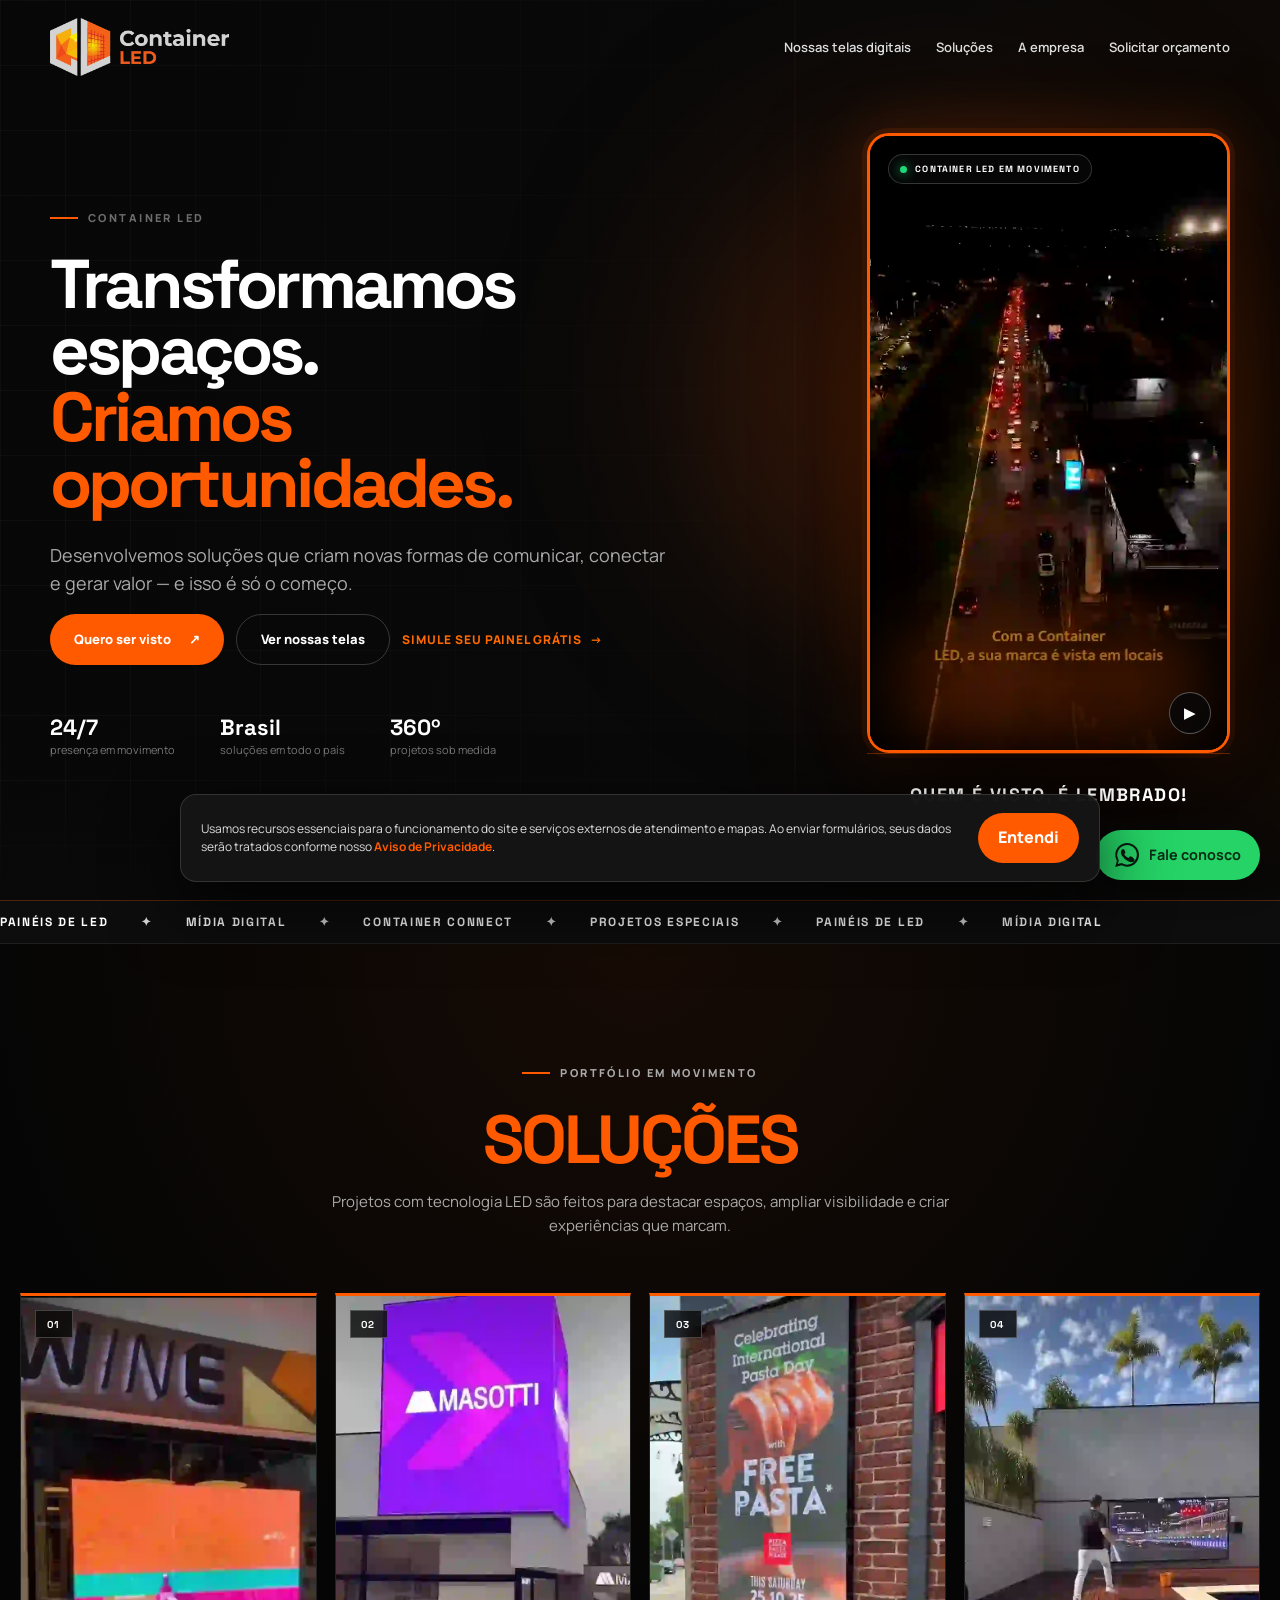
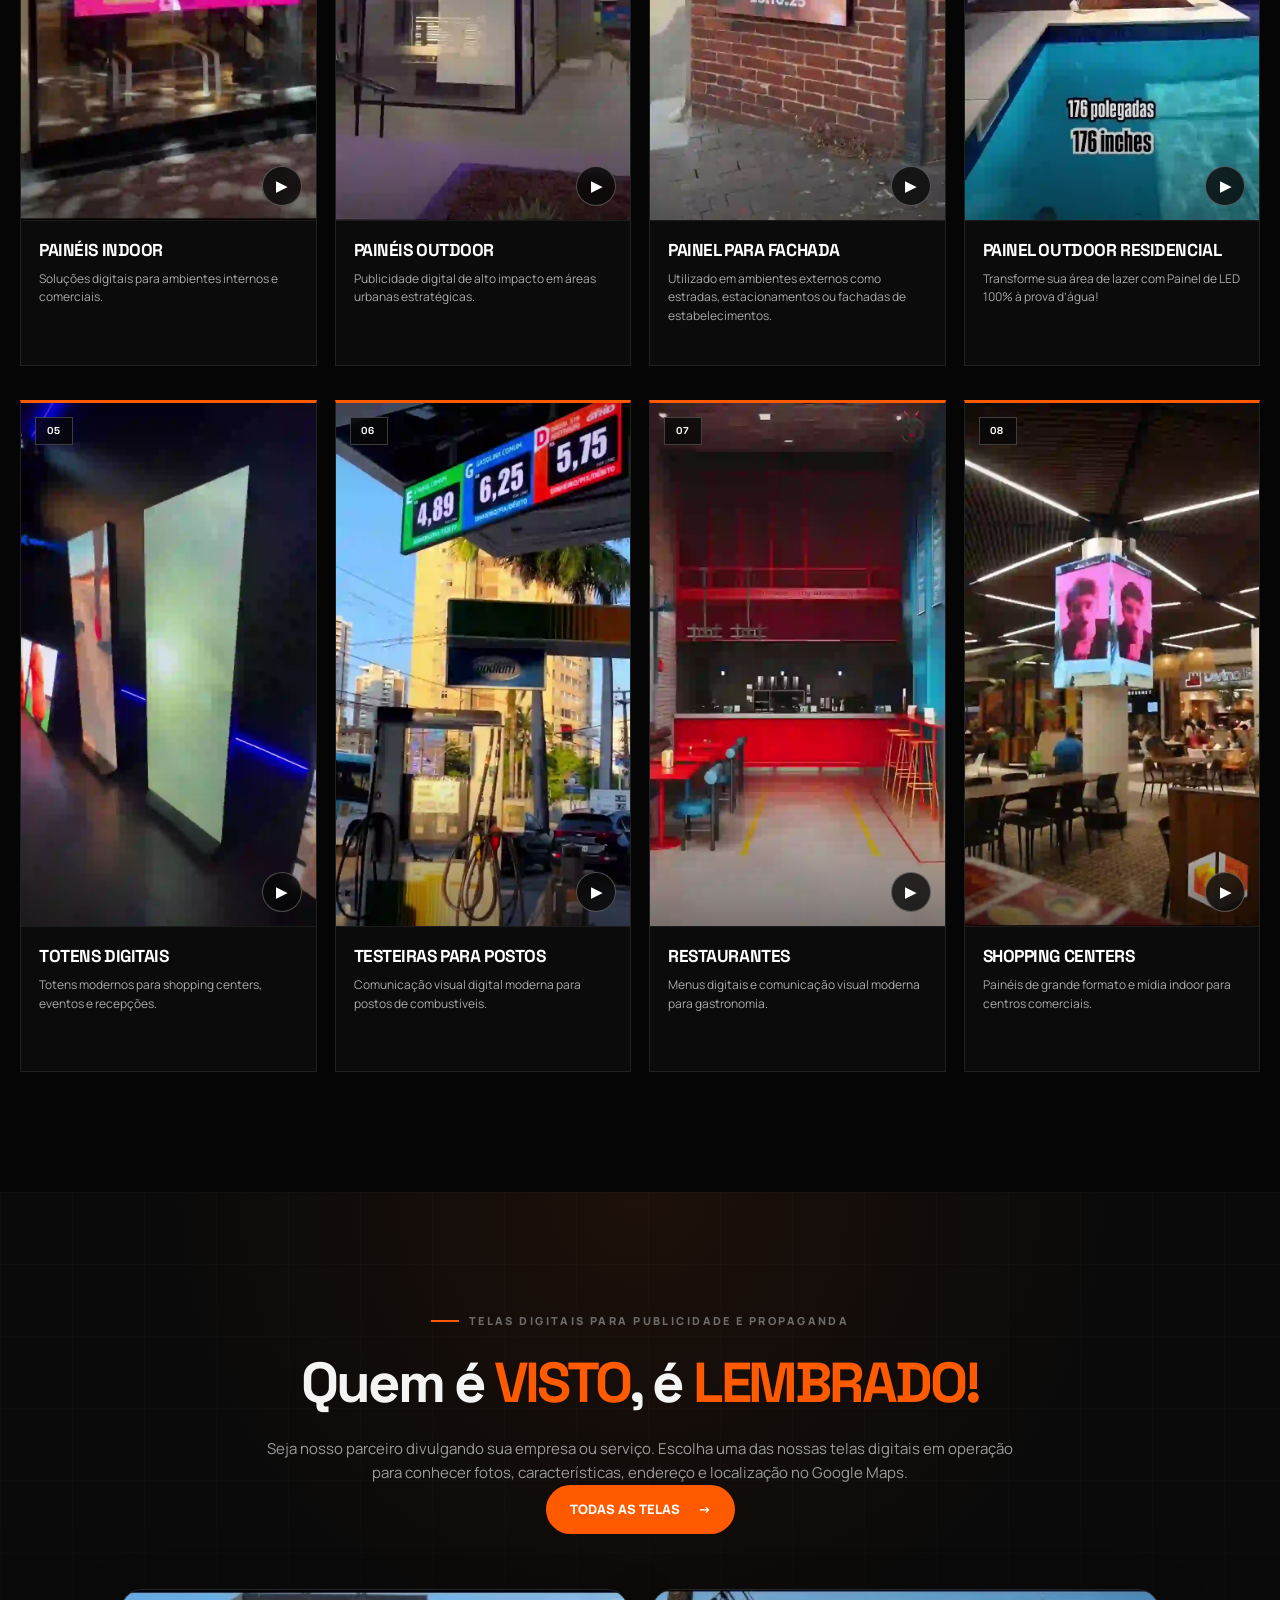
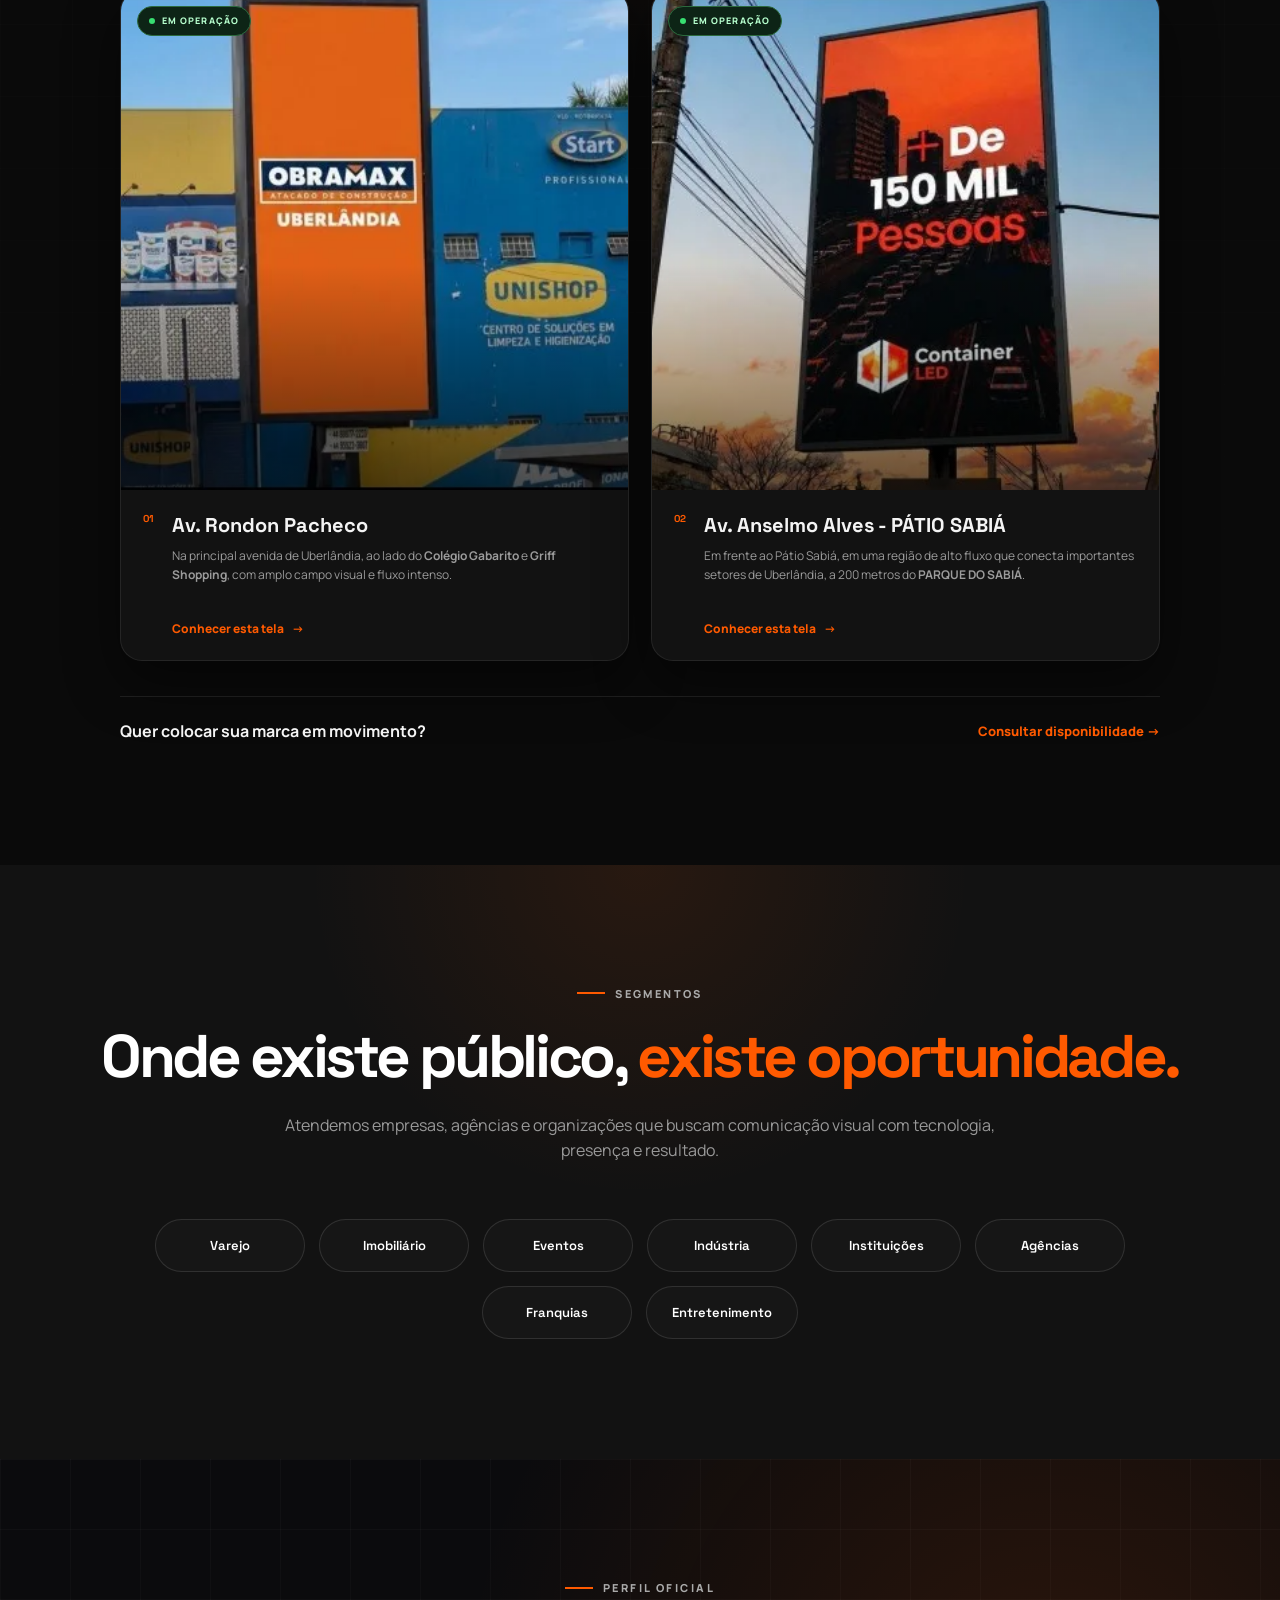
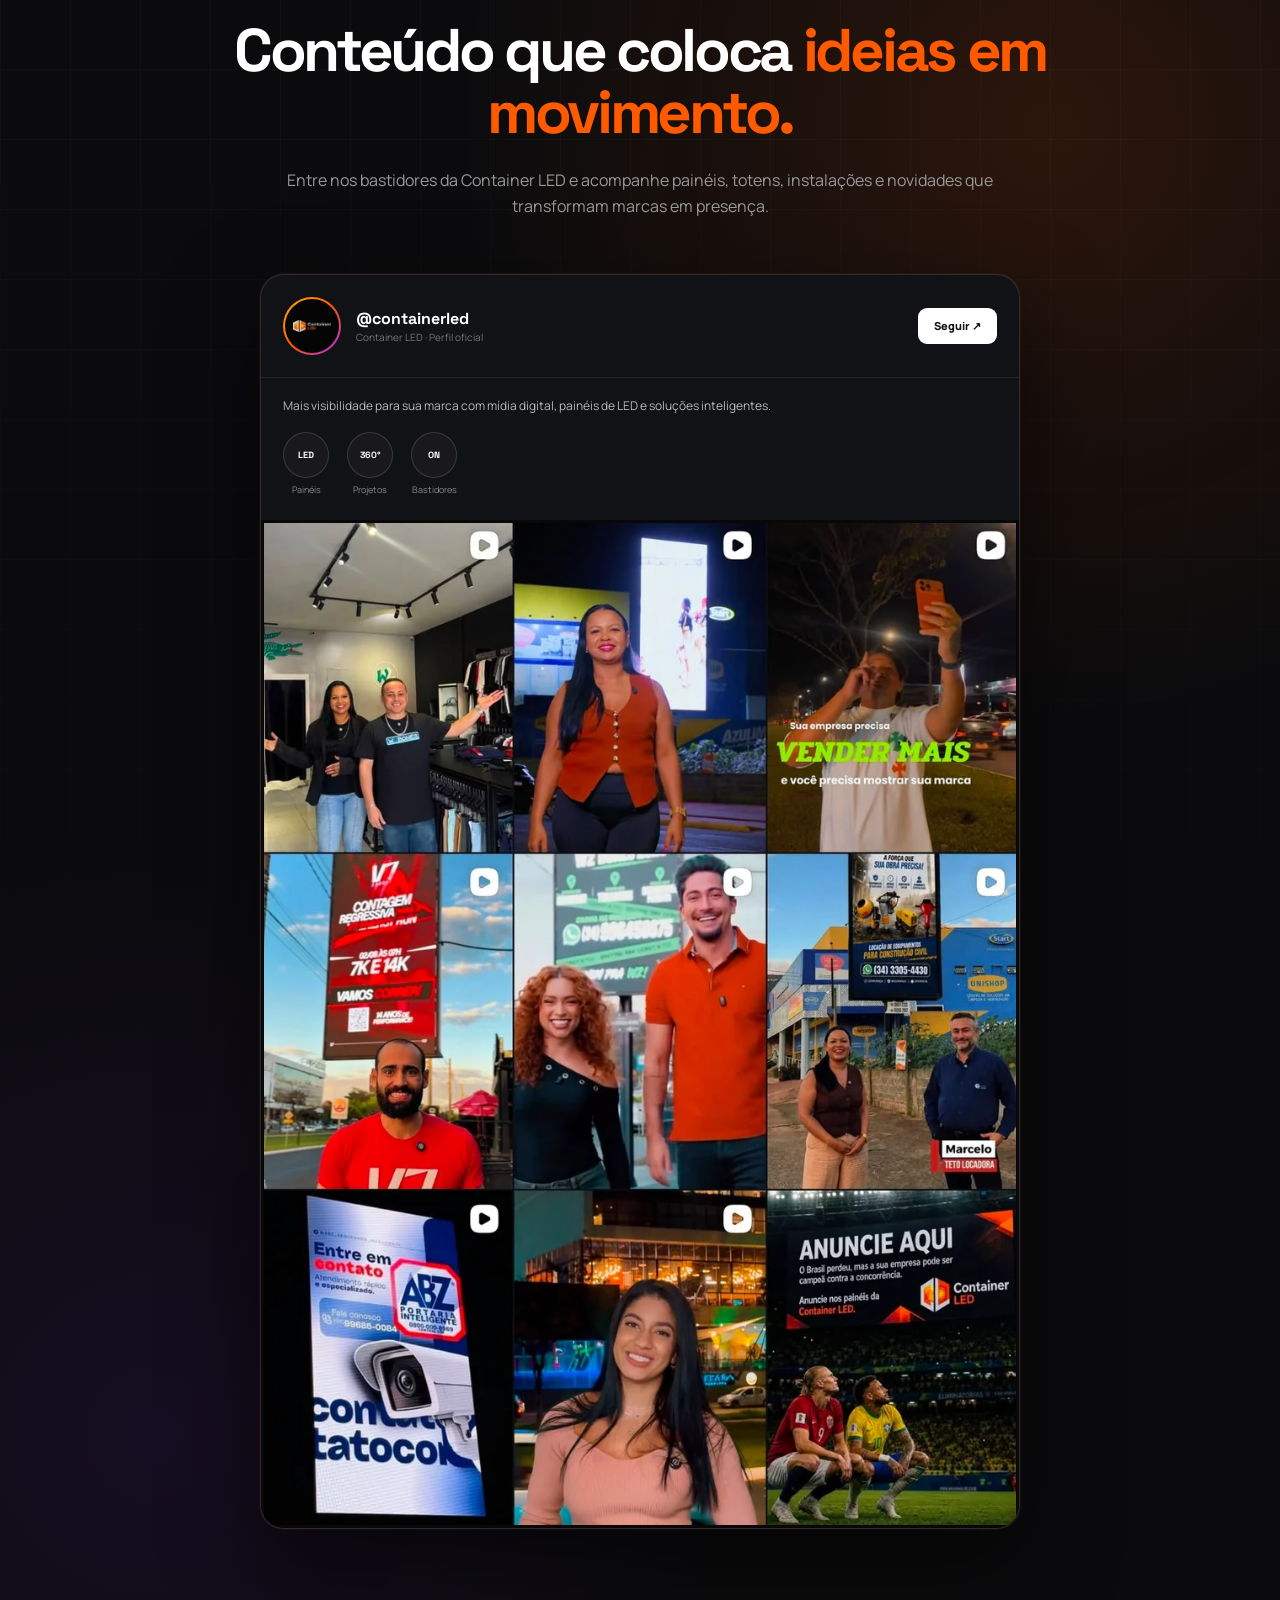
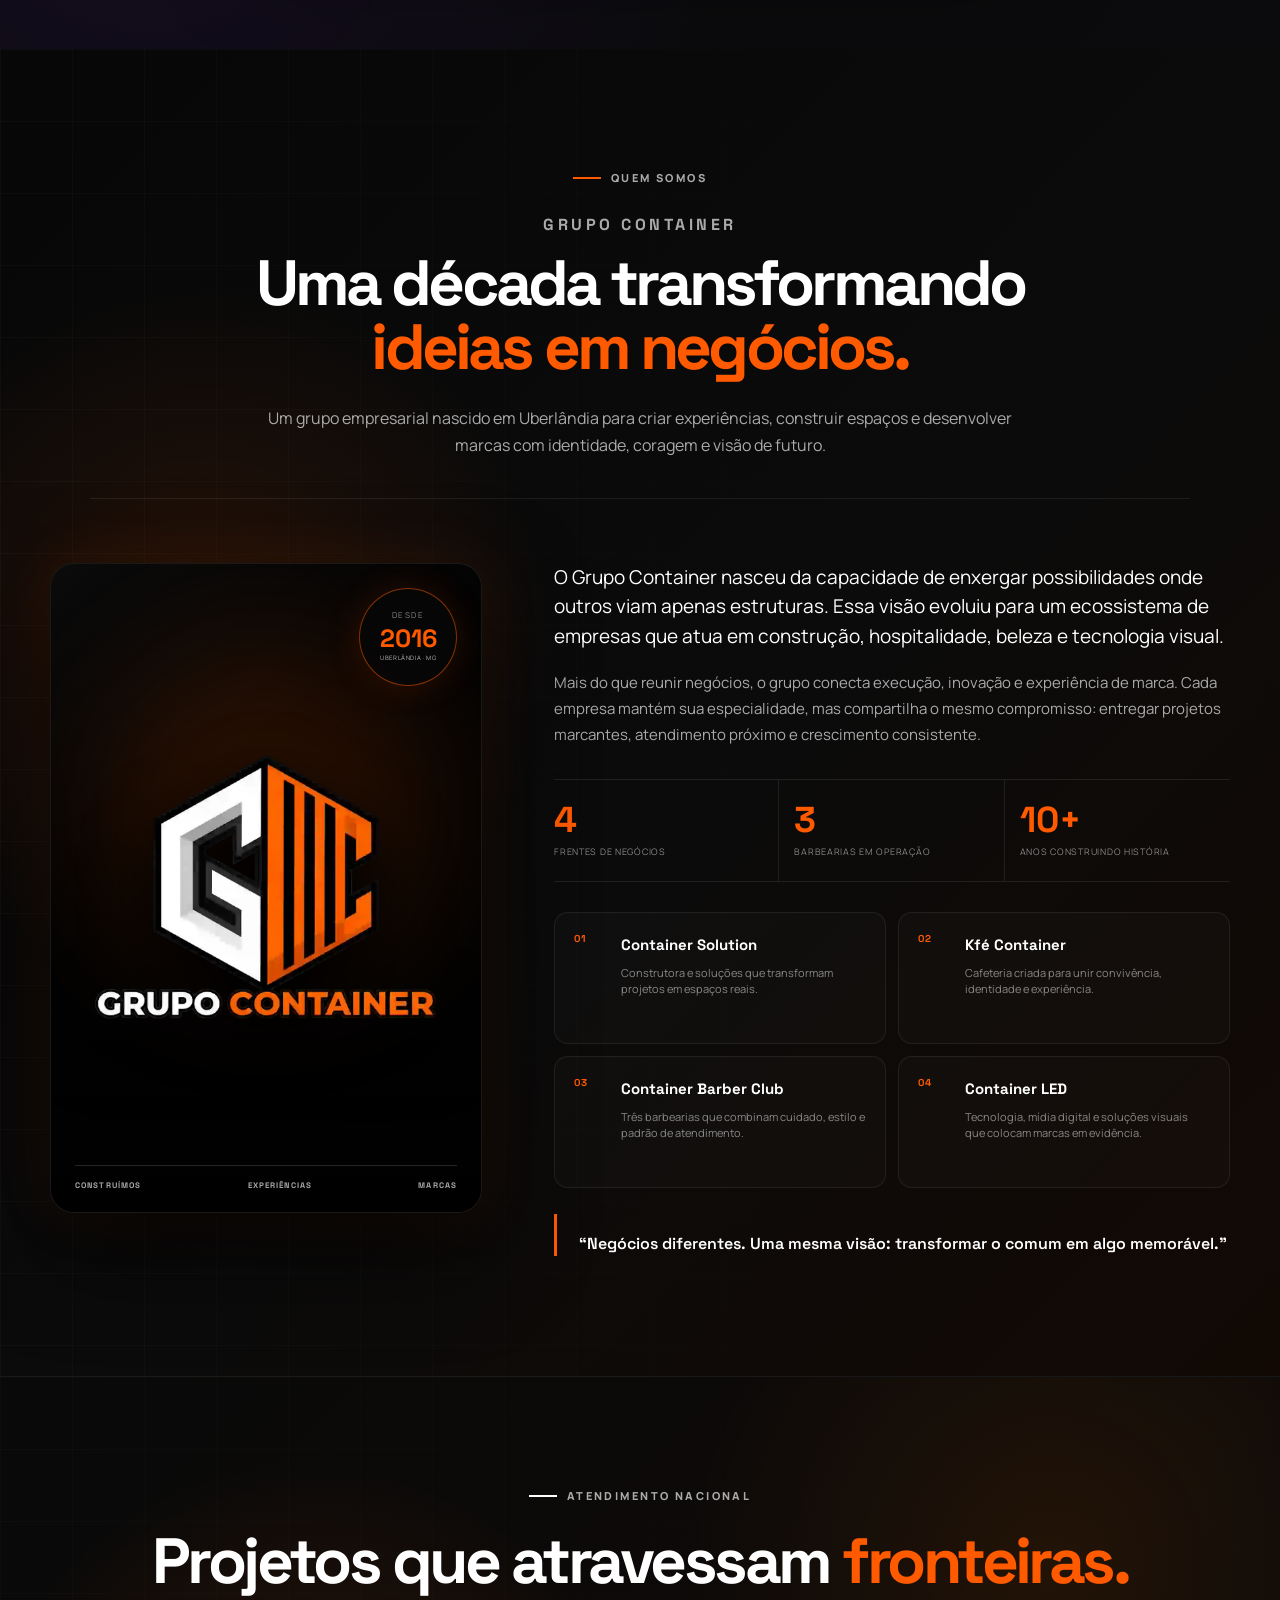
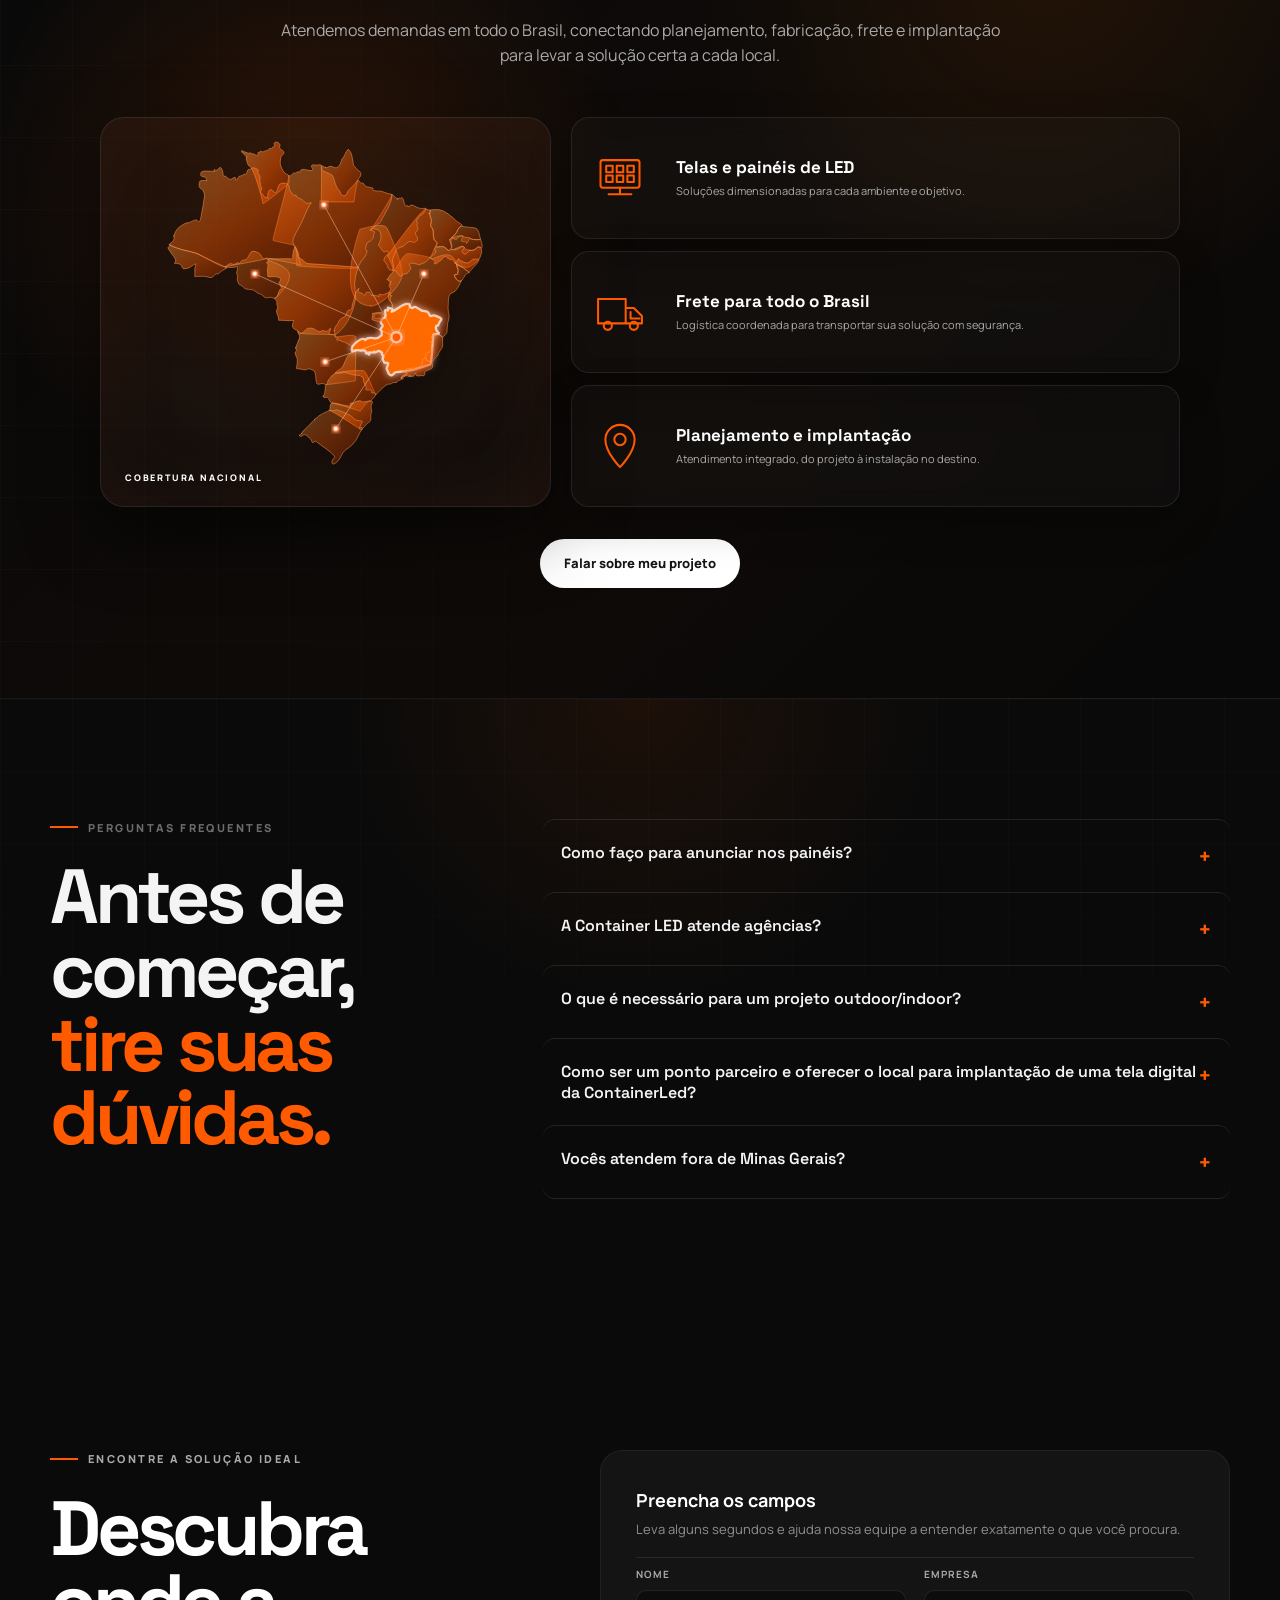
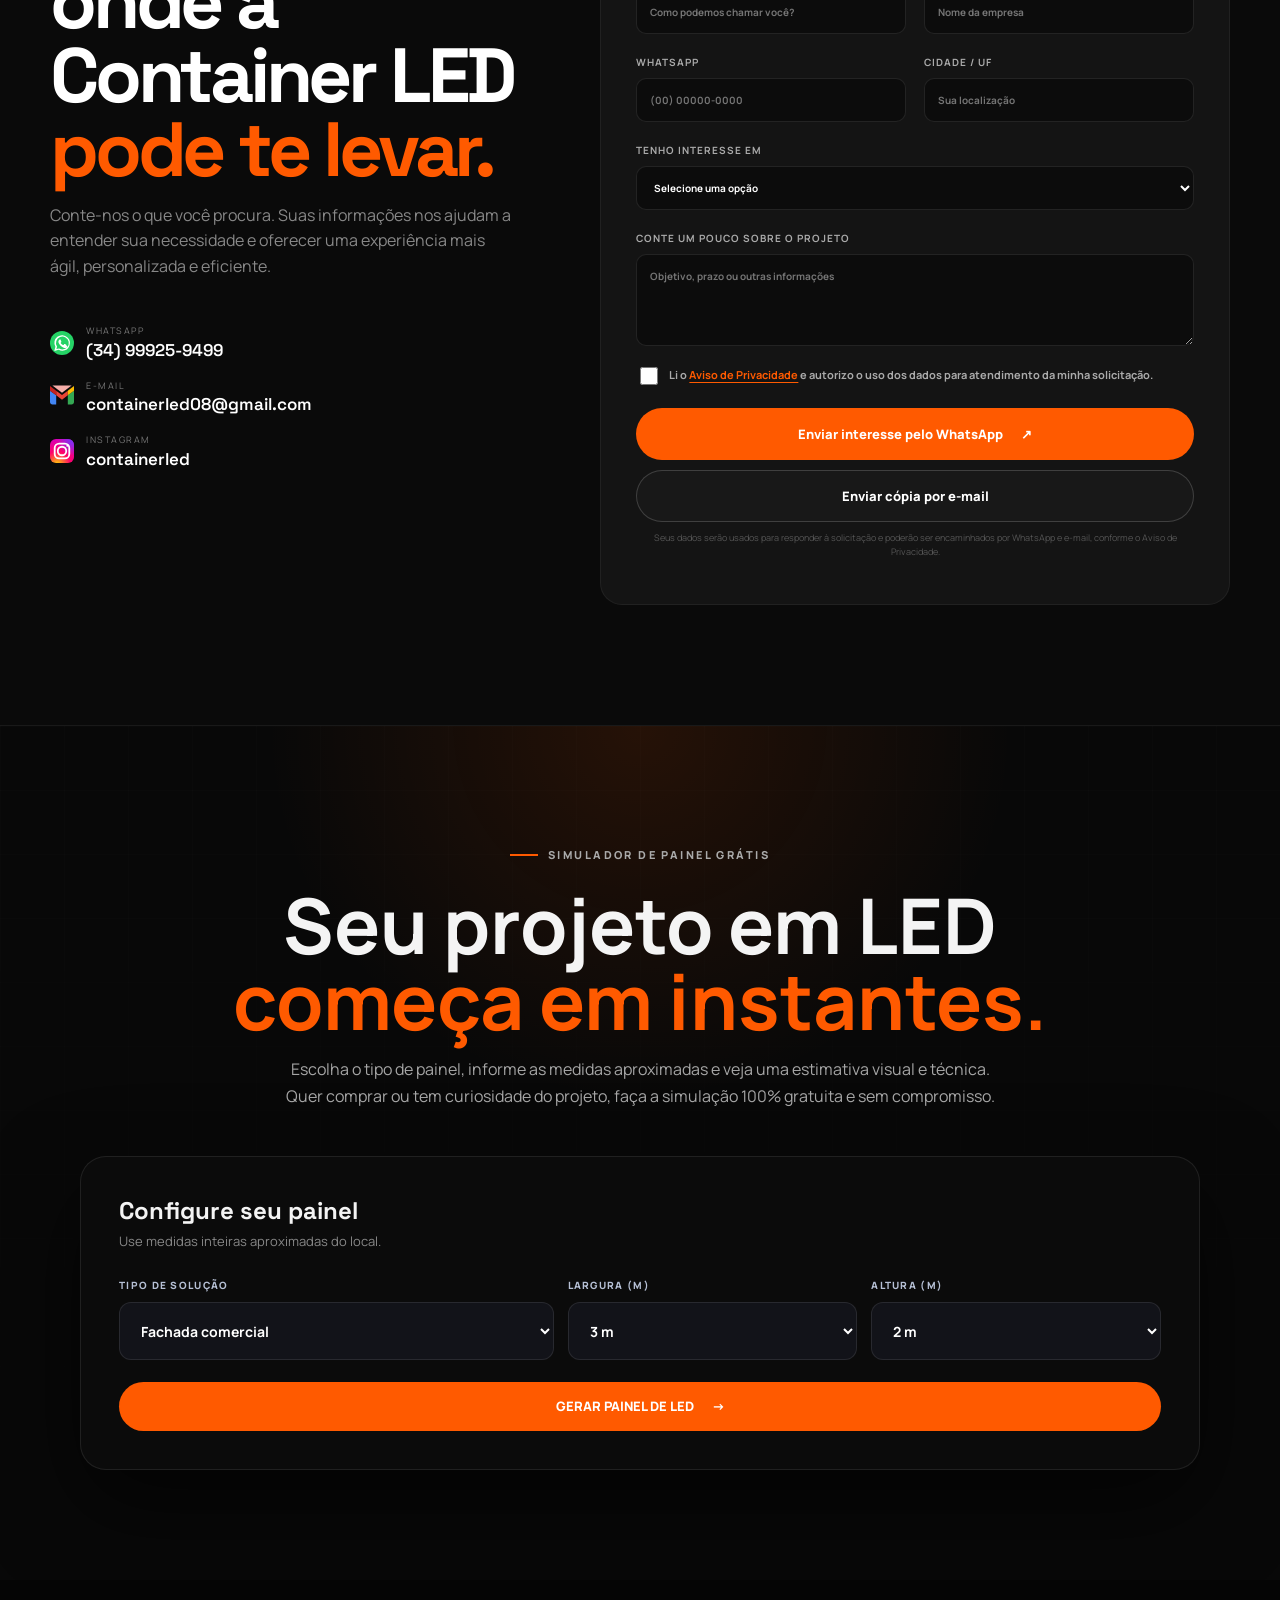
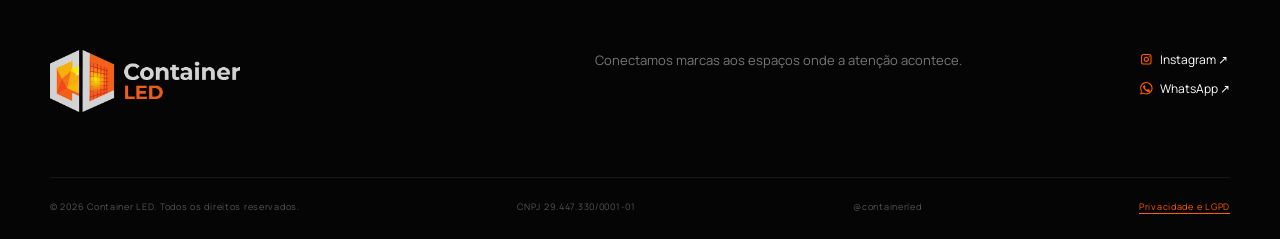
<file: index.html>
<!doctype html>
<html lang="pt-BR">
<head>
  <meta charset="utf-8">
  <meta name="viewport" content="width=device-width, initial-scale=1">
  <meta name="description" content="Container LED: publicidade em painéis de LED, mobiliário urbano inteligente e soluções corporativas em LED em todo o Brasil.">
  <meta name="theme-color" content="#090909">
  <title>Container LED | Mídia que movimenta cidades</title>
  <link rel="preconnect" href="https://fonts.googleapis.com">
  <link rel="preconnect" href="https://fonts.gstatic.com" crossorigin>
  <link href="https://fonts.googleapis.com/css2?family=Manrope:wght@400;500;600;700;800&family=Space+Grotesk:wght@500;600;700&display=swap" rel="stylesheet">
  <link rel="stylesheet" href="styles-v36.css">
  <script src="script-v22.js" defer></script>
  <style>
    @media(max-width:960px){
      .main-nav.open{transform:translateX(0)!important}
      .main-nav .nav-cta{padding:0;border:0;border-radius:0;background:none}
    }
  </style>
</head>
<body>
  <a class="skip-link" href="#conteudo">Ir para o conteúdo</a>
  <header class="site-header" id="inicio">
    <div class="container nav-wrap">
      <a class="brand brand-image" href="/" aria-label="Container LED - início"><img src="assets/container-led-logo.webp" alt="Container LED"></a>
      <button class="menu-toggle" aria-label="Abrir menu" aria-expanded="false" aria-controls="menu"><span></span><span></span><span></span></button>
      <nav id="menu" class="main-nav" aria-label="Navegação principal">
        <a href="/telas-digitais">Nossas telas digitais</a>
        <a href="#solucoes">Soluções</a>
        <a href="#empresa">A empresa</a>
        <a class="nav-cta" href="#orcamento">Solicitar orçamento</a>
      </nav>
    </div>
  </header>

  <main id="conteudo">
    <section class="hero hero-cinema">
      <div class="hero-grid" aria-hidden="true"></div>
      <div class="hero-orb hero-orb-one" aria-hidden="true"></div>
      <div class="container hero-layout">
        <div class="hero-content">
        <div class="eyebrow"><span></span> CONTAINER LED</div>
        <h1>Transformamos espaços.<br><em>Criamos oportunidades.</em></h1>
        <p>Desenvolvemos soluções que criam novas formas de comunicar, conectar e gerar valor — e isso é só o começo.</p>
        <div class="hero-actions">
          <a class="button button-primary" href="#orcamento">Quero ser visto <span>↗</span></a>
          <a class="button button-ghost" href="/telas-digitais">Ver nossas telas</a><a class="hero-simulator-link" href="#simulador">Simule seu painel grátis <span>→</span></a>
        </div>
        <div class="hero-stats" aria-label="Diferenciais">
          <div><strong>24/7</strong><span>presença em movimento</span></div>
          <div><strong>Brasil</strong><span>soluções em todo o país</span></div>
          <div><strong>360º</strong><span>projetos sob medida</span></div>
        </div>
        </div>
      <figure class="hero-panel hero-video-shell" aria-label="Container LED em movimento pela cidade">
        <div class="hero-video-frame">
          <video class="hero-main-video" autoplay muted loop playsinline preload="metadata" poster="assets/hero/video-primeira-pagina-poster.webp">
            <source src="assets/hero/video-primeira-pagina.mp4" type="video/mp4">
            Seu navegador não suporta vídeos HTML5.
          </video>
          <div class="hero-video-glow" aria-hidden="true"></div>
          <span class="hero-video-badge"><i></i> CONTAINER LED EM MOVIMENTO</span>
          <button class="hero-video-toggle" type="button" aria-label="Pausar vídeo principal">Ⅱ</button>
        </div>
        <figcaption><strong>QUEM É VISTO, É LEMBRADO!</strong></figcaption>
      </figure>
      </div>
    </section>

    <section class="marquee" aria-label="Soluções oferecidas"><div>PAINÉIS DE LED <span>✦</span> MÍDIA DIGITAL <span>✦</span> CONTAINER CONNECT <span>✦</span> PROJETOS ESPECIAIS <span>✦</span> PAINÉIS DE LED <span>✦</span> MÍDIA DIGITAL</div></section>

    <section class="section solutions-grid-section solutions-video-section" id="solucoes">
      <div class="container">
        <div class="solutions-grid-heading reveal">
          <div class="eyebrow light solutions-kicker"><span></span> PORTFÓLIO EM MOVIMENTO</div>
          <h2>SOLUÇÕES</h2>
          <p>Projetos com tecnologia LED são feitos para destacar espaços, ampliar visibilidade e criar experiências que marcam.</p>
        </div>
        <div class="solutions-video-grid">
          <article class="solution-video-card reveal">
            <div class="solution-video-media">
              <video class="solution-video" muted loop playsinline preload="metadata" poster="assets/videos/paineis-indoor-poster.webp" aria-label="Painel de LED indoor em ambiente comercial">
                <source src="assets/videos/paineis-indoor.mp4" type="video/mp4">
                Seu navegador não suporta vídeos HTML5.
              </video>
              <span class="solution-video-index">01</span>
              <button class="solution-video-toggle" type="button" aria-label="Pausar vídeo de PAINÉIS INDOOR" data-title="PAINÉIS INDOOR">Ⅱ</button>
            </div>
            <div class="solution-video-copy">
              <h3>PAINÉIS INDOOR</h3>
              <p>Soluções digitais para ambientes internos e comerciais.</p>
            </div>
          </article>
          <article class="solution-video-card reveal">
            <div class="solution-video-media">
              <video class="solution-video" muted loop playsinline preload="metadata" poster="assets/videos/paineis-outdoor-poster.webp" aria-label="Painel de LED outdoor em área urbana">
                <source src="assets/videos/paineis-outdoor.mp4" type="video/mp4">
                Seu navegador não suporta vídeos HTML5.
              </video>
              <span class="solution-video-index">02</span>
              <button class="solution-video-toggle" type="button" aria-label="Pausar vídeo de PAINÉIS OUTDOOR" data-title="PAINÉIS OUTDOOR">Ⅱ</button>
            </div>
            <div class="solution-video-copy">
              <h3>PAINÉIS OUTDOOR</h3>
              <p>Publicidade digital de alto impacto em áreas urbanas estratégicas.</p>
            </div>
          </article>
          <article class="solution-video-card reveal">
            <div class="solution-video-media">
              <video class="solution-video" muted loop playsinline preload="metadata" poster="assets/videos/painel-fachada-poster.webp" aria-label="Painel de LED instalado em fachada">
                <source src="assets/videos/painel-fachada.mp4" type="video/mp4">
                Seu navegador não suporta vídeos HTML5.
              </video>
              <span class="solution-video-index">03</span>
              <button class="solution-video-toggle" type="button" aria-label="Pausar vídeo de PAINEL PARA FACHADA" data-title="PAINEL PARA FACHADA">Ⅱ</button>
            </div>
            <div class="solution-video-copy">
              <h3>PAINEL PARA FACHADA</h3>
              <p>Utilizado em ambientes externos como estradas, estacionamentos ou fachadas de estabelecimentos.</p>
            </div>
          </article>
          <article class="solution-video-card reveal">
            <div class="solution-video-media">
              <video class="solution-video" muted loop playsinline preload="metadata" poster="assets/videos/outdoor-residencial-poster.webp" aria-label="Painel de LED outdoor em área residencial">
                <source src="assets/videos/outdoor-residencial.mp4" type="video/mp4">
                Seu navegador não suporta vídeos HTML5.
              </video>
              <span class="solution-video-index">04</span>
              <button class="solution-video-toggle" type="button" aria-label="Pausar vídeo de PAINEL OUTDOOR RESIDENCIAL" data-title="PAINEL OUTDOOR RESIDENCIAL">Ⅱ</button>
            </div>
            <div class="solution-video-copy">
              <h3>PAINEL OUTDOOR RESIDENCIAL</h3>
              <p>Transforme sua área de lazer com Painel de LED 100% à prova d’água!</p>
            </div>
          </article>
          <article class="solution-video-card reveal">
            <div class="solution-video-media">
              <video class="solution-video" muted loop playsinline preload="metadata" poster="assets/videos/totens-digitais-poster.webp" aria-label="Totem digital em ambiente comercial">
                <source src="assets/videos/totens-digitais-atualizado.mp4" type="video/mp4">
                Seu navegador não suporta vídeos HTML5.
              </video>
              <span class="solution-video-index">05</span>
              <button class="solution-video-toggle" type="button" aria-label="Pausar vídeo de TOTENS DIGITAIS" data-title="TOTENS DIGITAIS">Ⅱ</button>
            </div>
            <div class="solution-video-copy">
              <h3>TOTENS DIGITAIS</h3>
              <p>Totens modernos para shopping centers, eventos e recepções.</p>
            </div>
          </article>
          <article class="solution-video-card reveal">
            <div class="solution-video-media">
              <video class="solution-video" muted loop playsinline preload="metadata" poster="assets/videos/testeiras-postos-poster.webp" aria-label="Testeira digital de LED em posto de combustível">
                <source src="assets/videos/testeiras-postos.mp4" type="video/mp4">
                Seu navegador não suporta vídeos HTML5.
              </video>
              <span class="solution-video-index">06</span>
              <button class="solution-video-toggle" type="button" aria-label="Pausar vídeo de TESTEIRAS PARA POSTOS" data-title="TESTEIRAS PARA POSTOS">Ⅱ</button>
            </div>
            <div class="solution-video-copy">
              <h3>TESTEIRAS PARA POSTOS</h3>
              <p>Comunicação visual digital moderna para postos de combustíveis.</p>
            </div>
          </article>
          <article class="solution-video-card reveal">
            <div class="solution-video-media">
              <video class="solution-video" muted loop playsinline preload="metadata" poster="assets/videos/restaurantes-poster.webp" aria-label="Painéis de LED e menus digitais em restaurante">
                <source src="assets/videos/restaurantes.mp4" type="video/mp4">
                Seu navegador não suporta vídeos HTML5.
              </video>
              <span class="solution-video-index">07</span>
              <button class="solution-video-toggle" type="button" aria-label="Pausar vídeo de RESTAURANTES" data-title="RESTAURANTES">Ⅱ</button>
            </div>
            <div class="solution-video-copy">
              <h3>RESTAURANTES</h3>
              <p>Menus digitais e comunicação visual moderna para gastronomia.</p>
            </div>
          </article>
          <article class="solution-video-card reveal">
            <div class="solution-video-media">
              <video class="solution-video" muted loop playsinline preload="metadata" poster="assets/videos/shopping-centers-poster.webp" aria-label="Painel de LED em shopping center">
                <source src="assets/videos/shopping-centers.mp4" type="video/mp4">
                Seu navegador não suporta vídeos HTML5.
              </video>
              <span class="solution-video-index">08</span>
              <button class="solution-video-toggle" type="button" aria-label="Pausar vídeo de SHOPPING CENTERS" data-title="SHOPPING CENTERS">Ⅱ</button>
            </div>
            <div class="solution-video-copy">
              <h3>SHOPPING CENTERS</h3>
              <p>Painéis de grande formato e mídia indoor para centros comerciais.</p>
            </div>
          </article>
        </div>
      </div>
    </section>

    <section class="section" id="paineis">
      <div class="container">
        <div class="section-heading media-exterior-heading reveal">
          <div class="eyebrow"><span></span> TELAS DIGITAIS PARA PUBLICIDADE E PROPAGANDA</div>
          <h2>Quem é <em>VISTO</em>, é <em>LEMBRADO!</em></h2>
          <p>Seja nosso parceiro divulgando sua empresa ou serviço. Escolha uma das nossas telas digitais em operação para conhecer fotos, características, endereço e localização no Google Maps.</p>
          <a class="button button-primary home-all-screens" href="/telas-digitais/">TODAS AS TELAS <span>→</span></a>
        </div>
        <div class="panel-cards two-panel-grid">
          <a class="location-card panel-choice reveal" href="/telas-digitais/" aria-label="Conhecer a Tela 01 da Avenida Rondon Pacheco">
            <div class="card-visual panel-photo"><img src="assets/painel-rondon.webp" alt="Painel da Avenida Rondon Pacheco"><span class="status status-live">Em operação</span></div>
            <div class="card-body"><span class="card-index">01</span><div><h3>Av. Rondon Pacheco</h3><p>Na principal avenida de Uberlândia, ao lado do <strong>Colégio Gabarito</strong> e <strong>Griff Shopping</strong>, com amplo campo visual e fluxo intenso.</p><span class="panel-open">Conhecer esta tela <b>→</b></span></div></div>
          </a>
          <a class="location-card panel-choice reveal" href="/telas-digitais/" aria-label="Conhecer a Tela 02 da Avenida Anselmo Alves, Pátio Sabiá">
            <div class="card-visual panel-photo"><img src="assets/painel-anselmo-patio-sabia.webp" alt="Painel da Avenida Anselmo Alves em frente ao Pátio Sabiá"><span class="status status-live">Em operação</span></div>
            <div class="card-body"><span class="card-index">02</span><div><h3>Av. Anselmo Alves - PÁTIO SABIÁ</h3><p>Em frente ao Pátio Sabiá, em uma região de alto fluxo que conecta importantes setores de Uberlândia, a 200 metros do <strong>PARQUE DO SABIÁ</strong>.</p><span class="panel-open">Conhecer esta tela <b>→</b></span></div></div>
          </a>
        </div>
        <div class="section-cta reveal"><p>Quer colocar sua marca em movimento?</p><a class="text-link" href="#orcamento" data-interest="Publicidade em painel de LED">Consultar disponibilidade <span>→</span></a></div>
      </div>
    </section>

    <section class="section dark-section segments-section" id="segmentos">
      <div class="container">
        <div class="section-heading centered-section-heading reveal">
          <div class="eyebrow light"><span></span> SEGMENTOS</div>
          <h2>Onde existe público, <em>existe oportunidade.</em></h2>
          <p>Atendemos empresas, agências e organizações que buscam comunicação visual com tecnologia, presença e resultado.</p>
        </div>
        <div class="segments reveal"><span>Varejo</span><span>Imobiliário</span><span>Eventos</span><span>Indústria</span><span>Instituições</span><span>Agências</span><span>Franquias</span><span>Entretenimento</span></div>
      </div>
    </section>
    <section class="section instagram-section instagram-profile-section" id="instagram">
      <div class="container">
        <div class="section-heading instagram-heading centered-section-heading reveal">
          <div class="eyebrow light"><span></span> PERFIL OFICIAL</div>
          <h2>Conteúdo que coloca <em>ideias em movimento.</em></h2>
          <p>Entre nos bastidores da Container LED e acompanhe painéis, totens, instalações e novidades que transformam marcas em presença.</p>
        </div>
        <div class="instagram-profile-stage reveal">
          <div class="instagram-profile-card">
            <div class="instagram-profile-bar">
              <span class="instagram-avatar"><img src="assets/container-led-logo.webp" alt=""></span>
              <div><strong>@containerled</strong><span>Container LED · Perfil oficial</span></div>
              <a href="https://www.instagram.com/containerled/" target="_blank" rel="noopener">Seguir ↗</a>
            </div>
            <p class="instagram-bio">Mais visibilidade para sua marca com mídia digital, painéis de LED e soluções inteligentes.</p>
            <div class="instagram-highlights" aria-label="Conteúdos do Instagram"><span><i>LED</i>Painéis</span><span><i>360°</i>Projetos</span><span><i>ON</i>Bastidores</span></div>
            <div class="instagram-preview-grid instagram-feed-thumbnail-wrap">
              <a class="instagram-feed-thumbnail" href="https://www.instagram.com/containerled/" target="_blank" rel="noopener" aria-label="Abrir o perfil oficial @containerled no Instagram">
                <img src="assets/instagram-feed-containerled.webp" alt="Miniatura do perfil oficial da Container LED no Instagram com nove publicações recentes">
              </a>
            </div>
          </div>
        </div>
      </div>
    </section>
    <section class="section company-section company-authority" id="empresa">
      <div class="company-authority-grid-bg" aria-hidden="true"></div>
      <div class="container">
        <div class="company-authority-heading company-centered-heading reveal">
          <div class="eyebrow light"><span></span> QUEM SOMOS</div>
          <p class="company-signature">GRUPO CONTAINER</p>
          <h2>Uma década transformando <em>ideias em negócios.</em></h2>
          <p>Um grupo empresarial nascido em Uberlândia para criar experiências, construir espaços e desenvolver marcas com identidade, coragem e visão de futuro.</p>
        </div>
        <div class="company-authority-grid">
          <div class="company-art company-art-authority reveal">
            <div class="company-art-halo" aria-hidden="true"></div>
            <img src="assets/hero/grupo-container-logo.webp" alt="Logomarca oficial do Grupo Container">
            <div class="company-seal"><small>DESDE</small><strong>2016</strong><span>UBERLÂNDIA · MG</span></div>
            <div class="company-art-caption"><span>CONSTRUÍMOS</span><span>EXPERIÊNCIAS</span><span>MARCAS</span></div>
          </div>
          <div class="company-copy company-authority-copy reveal">
            <p class="company-lead">O Grupo Container nasceu da capacidade de enxergar possibilidades onde outros viam apenas estruturas. Essa visão evoluiu para um ecossistema de empresas que atua em construção, hospitalidade, beleza e tecnologia visual.</p>
            <p>Mais do que reunir negócios, o grupo conecta execução, inovação e experiência de marca. Cada empresa mantém sua especialidade, mas compartilha o mesmo compromisso: entregar projetos marcantes, atendimento próximo e crescimento consistente.</p>
            <div class="group-proof" aria-label="Números do Grupo Container">
              <div><strong>4</strong><span>frentes de negócios</span></div>
              <div><strong>3</strong><span>barbearias em operação</span></div>
              <div><strong>10+</strong><span>anos construindo história</span></div>
            </div>
            <div class="group-brands" aria-label="Empresas do Grupo Container">
              <article><span>01</span><div><strong>Container Solution</strong><p>Construtora e soluções que transformam projetos em espaços reais.</p></div></article>
              <article><span>02</span><div><strong>Kfé Container</strong><p>Cafeteria criada para unir convivência, identidade e experiência.</p></div></article>
              <article><span>03</span><div><strong>Container Barber Club</strong><p>Três barbearias que combinam cuidado, estilo e padrão de atendimento.</p></div></article>
              <article><span>04</span><div><strong>Container LED</strong><p>Tecnologia, mídia digital e soluções visuais que colocam marcas em evidência.</p></div></article>
            </div>
            <blockquote>“Negócios diferentes. Uma mesma visão: transformar o comum em algo memorável.”</blockquote>
          </div>
        </div>
      </div>
    </section>

    <section class="brazil-section national-section" id="brasil">
      <div class="container brazil-content brazil-centered reveal">
        <div class="national-heading">
          <div class="eyebrow light"><span></span> ATENDIMENTO NACIONAL</div>
          <h2>Projetos que atravessam <em>fronteiras.</em></h2>
          <p>Atendemos demandas em todo o Brasil, conectando planejamento, fabricação, frete e implantação para levar a solução certa a cada local.</p>
        </div>
        <div class="national-coverage">
          <div class="coverage-map" aria-label="Cobertura em todo o território brasileiro">
            <!-- Geometria do mapa adaptada de LucasBassetti/mapa-brasil-svg (MIT). Consulte THIRD_PARTY_NOTICES.md. -->
            <svg class="brazil-map-graphic" viewBox="0 0 450 460" role="img" aria-label="Mapa do Brasil em laranja com o estado de Minas Gerais destacado">
  <title>Atendimento em todo o Brasil, com Minas Gerais em destaque</title>
  <defs>
    <linearGradient id="br-map-fill" x1="0" y1="0" x2="1" y2="1"><stop offset="0" stop-color="#ff9a3d"></stop><stop offset=".52" stop-color="#ff5a00"></stop><stop offset="1" stop-color="#9f2e00"></stop></linearGradient>
    <filter id="br-map-glow" x="-30%" y="-30%" width="160%" height="160%"><feGaussianBlur stdDeviation="5" result="blur"></feGaussianBlur><feMerge><feMergeNode in="blur"></feMergeNode><feMergeNode in="SourceGraphic"></feMergeNode></feMerge></filter>
  </defs>
  <g class="brazil-states"><g class="brazil-state" data-state="Tocantins" data-code="17"><path d="M289.558,235.641 c16.104,0.575,44.973-31.647,44.835-45.259c-0.136-13.612-17.227-58.446-22.349-66.088c-5.122-7.628-37.905,2.506-37.905,2.506 S234.852,233.695,289.558,235.641z"></path></g><g class="brazil-state" data-state="Bahia" data-code="29"><path d="M313.276,197.775 c2.084-2.739,3.506-7.012,6.464-8.764c1.641-0.973,3.232-4.684,4.271-5.163c2.304-1.014,12.161-25.143,20.706-22.513 c1.095,0.342,29.881,3.478,32.153,7.532c2.246-0.506,17.582-8.804,25.829-4.999c9.172,4.246,11.225,20.679,11.2,20.843 c0.107,0.328-0.823,5.765-0.985,5.929c-1.15,1-5.258-0.807-4.22,2.138c1.317,3.751,5.094,10.583,9.97,6.613 c-3.669,6.574-6.846,16.022-13.966,17.747c-5.808,1.411-4.605,13.421-5.178,18.037c-0.465,3.75,0.192,8.448,1.014,12.117 c1.148,4.959-0.821,8.6-1.808,13.42c-0.822,4.162-0.219,8.299-0.987,12.297c-0.271,1.286-4.407,5.723-5.559,7.148 c-1.616-1.426-63.952-37.248-73.1-36.265c1.149-3.738,2.438-9.559-0.741-12.723c-8.625-8.572-0.135-19.335-0.162-19.432 c-0.546-1.725-5.396-6.079-0.026-7.175c-3.175,0.959-1.944-4.027,0.875-3.012C316.726,200.733,314.044,200.527,313.276,197.775z"></path></g><g class="brazil-state" data-state="Sergipe" data-code="28"><path d="M408.561,191.735 c0.521-1.505,2.465-0.725,3.533-0.794c2.273-0.164,0.494-2.738,1.095-3.778c2.026-3.793-2.738-5.999-1.998-10.408 c4.024,1.931,9.448,3.397,12.408,6.89c1.343,1.533,5.504,2.656,5.832,4.847c-6.822,0.384-6.901,8.819-11.942,11.572 C413.545,202.212,407.055,193.721,408.561,191.735z"></path></g><g class="brazil-state" data-state="Pernambuco" data-code="26"><path d="M373.011,167.238 c2.709-0.795,6.218-14.106,8.325-15.106c4.136-1.986,17.255-1.437,17.8,4.903c-0.437-0.068,8.189-2.273,7.479-1.466 c1.7-0.711,10.518-4.723,12.599-4.82c0.274-0.013,4.603,0.905,3.068,2.315c-0.464,0.439,4.219,3.698,10.789,3.45 c4.66-0.176,5.179-3.436,8.627-4.409c5.89-1.67,4.737,3.698,5.589,6.943c-1.182,2.684-1.646,5.586-2.74,8.285 c-1.533,3.792-9.804,9.791-13.39,12.119c-7.287,4.778-21.802-4.067-22.762-5.67c-0.602-0.985-2.55-5.121-3.178-5.107 c-0.629,0.356-1.04,0.861-1.287,1.519c-0.904-0.013-7.256-3.533-7.502-4.655c-4.769-1.151-5.425,6.108-8.957,6.19 c0.219,0.108-8.244,6.681-7.506,3.314C383.556,170.4,374.241,168.566,373.011,167.238z"></path></g><g class="brazil-state" data-state="Alagoas" data-code="27"><path d="M413.953,169.018 c3.78,3.313,9.424,5.505,12.547,5.491c3.229-0.013,5.009-3.328,7.421-4.794c1.177-0.712,10.297-1.93,9.174,1.042 c-1.807,4.848-7.122,8.585-10.024,12.789c-2.792,2-3.423,7.093-6.354,1.864c-3.259,0.424-3.722-4.424-6.957-4.477 c-3.668-2.261-7.998-3.769-11.201-6.342C410.615,172.646,412.751,171.359,413.953,169.018z"></path></g><g class="brazil-state" data-state="Rio Grande do Norte" data-code="24"><path d="M404.698,138.795 c2.383-4.027,6.574-6.123,8.49-11.149c1.973-5.107,3.834-5.818,8.764-4.642c5.041,1.207,9.339,0.837,14.57,1.671 c7.534,1.193,6.848,10.968,9.206,16.516c-1.919,1.096-13.972,0.521-15.064-1.657c-1.041-2.067-2.904,7.107-5.094,7.3 c1.532-5.847-12.654,1.78-5.424-8.683c2.545-3.67-6.302-0.808-6.711,0.725C410.121,144.013,407.217,139.151,404.698,138.795z"></path></g><g class="brazil-state" data-state="Ceará" data-code="23"><path d="M372.379,104.409 c0.437-1.368,2.961-3.627,1.043-5.025c12.106-1.328,17.581-0.849,27.66,6.723c4.026,3.054,6.822,5.574,10.571,9.147 c1.317,1.273,7.614,4.313,7.914,6.164c-0.054-0.316-5.396,3.696-5.997,5.217c-1.066,2.684-2.659,6.093-4.3,8.298 c0.025-0.055-6.903,3.957-3.532,4.217c-4.41,3.821-1.015,8.135-0.797,11.517c0.196,2.767-4.38,7.587-6.765,5.422 c-2.244-1.999-3.998-5.711-7.779-5.094c-1.998,0.329-5.476,2.189-7.612,0.479c-2.52-2.054,3.669-5.162-0.545-7.354 c-6.987-3.615-1.264-15.393-6.684-20.239c-3.504-3.136,1.753-7.313,0.109-10.749C374.952,111.68,373.694,105.244,372.379,104.409 C373.035,102.314,374.815,105.971,372.379,104.409z"></path></g><g class="brazil-state" data-state="Piauí" data-code="22"><path d="M320.781,185.478 c2.465-5.149-7.505-20.801-7.505-20.801s47.354-65.868,54.285-66.841c0.299-0.042,6.243,1.768,6.463,2.219 c0.438,0.863-0.821,5.244-0.685,6.587c0.275,2.629,2.879,6.587,2.328,8.684c-1.15,4.736-1.863,6.134,1.369,9.901 c2.794,3.245,0.325,10.16,2.544,14.269c-1.778,4.23,4.768,3.656,3.943,7.613c-0.655,3.163-5.424,7.655-1.176,10.312 c0.274,4.642-4.685,4.983-6.79,7.818c-2.631,2.835-5.535,5.013-7.999,7.888c-0.55,0.671-8.821,4.096-9.998,4.082 c0.302-0.301-17.665-6.449-11.967,2.354c2.463,3.808-1.505,5.56-3.177,8.778c-0.633,2.164-5.836,0.958-7.836,3.205 C328.176,198.748,327.409,180.727,320.781,185.478z"></path></g><g class="brazil-state" data-state="Maranhão" data-code="21"><path d="M288.845,127.827 c4.108-2.726,31.195-48.985,31.386-50.395c1.235,0.397,6.084,7.435,7.562,5.025c0.493,0.013-0.328,2.15-0.547,2.396 c-0.054-0.135,2.189-2.286,2.52-2.436c0.521-0.233,1.948,1.903,3.451-0.726c5.642,1.575,1.314,14.31,9.121,11.694 c-1.147,0.384,1.452,0.74,0.848,1.905c5.095-6.587,8.488-0.027,15.337,1.491c2.025,0.466,6.243,0.575,8.162,0.207 c3.808-0.823-2.082,6.847-2.082,6.887c-1.369,2.986-5.041,1.713-6.818,5.683c-0.684,1.549-3.506,4.327-3.042,6.148 c0.494,1.781,2.081,2.863,0.274,4.629c0.603,2.793,3.066,7.109-0.385,9.12c-4.601,4.383,2.304,7.52,1.316,11.598 c-0.9,3.726-6.244,5.725-9.147,2.78c-4.847-0.11-6.872,3.821-10.406,6.45c-2.74,2.041-8.793,2.493-10.327,5.642 c-1.918,3.929-3.699,8.763-5.341,12.79c-1.699,4.204,6.383,18.762-4.328,15.611c-0.932-0.273-3.396-4.725-3.396-5.738 c-0.081-3.739-2.738-4.176-4.821-7.477c0.356-3.025,2.466-6.929,4.766-8.052c3.342-1.63,1.919-6.629-2.466-4.465 c-3.505,1.726-4.709-2.794-6.958-5.287c0.548,0.59-3.064-4.696-3.146-3.697c0.19-1.89,2.876-5.833,3.341-8.448 c0.575-3.259,0.52-6.764-0.521-10.105c-0.63-2.068-4.656-4.521-6.518-4.437c-1.289,0.287-2.443,0-3.427-0.878 C290.983,125.675,290.983,128.044,288.845,127.827z"></path></g><g class="brazil-state" data-state="Amapá" data-code="16"><path d="M225.198,39.089 c3.274,1.165,3.985-1.315,6.572-1.74c3.616-0.603,5.683,2.725,9.037,2.067c4.055-0.78,7.093-8.025,7.314-11.598 c4.492-3.534,5.503-11.258,9.42-14.68c6.055,4.258,6.11,15.788,7.589,22.485c-0.164,0.083,6.57,7.998,7.944,8.682 c3.396,1.657,3.366,6.203,0.078,9.34c-3.777,3.587-7.449,34.275-7.449,34.275h-46.489c0,0,0.932-50.366,0-51.449 C221.814,36.458,223.334,38.417,225.198,39.089z"></path></g><g class="brazil-state" data-state="Pará" data-code="15"><path d="M173.378,50.619 c2.259,2.63,5.629-4.478,7.901-3.82c3.19,0.918,1.478-1.108,5.026-1.752c1.931,0.806,3.096,0.273,3.519-1.631 c0.535-1.26,1.453-1.726,2.725-1.384c1.768-1.684,13.558,3.603,14.68,0.384c0.629-1.821-4.287-5.709-0.302-6.997 c1.643-0.533,6.012,0.808,8.75-0.068c3.986-1.288,4.876,2.684,4.382,6.066c0.631,3.587,13.145,5.766,12.982,7.97 c3.589-1.518,5.354,12.763,7.105,14.447c0.357,4.26,6.304,8.585,7.07,12.544c0.628,3.396,7.065,3.616,8.213,0.095 c2.578-8.133,9.696-10.022,13.475-16.651c4.603-8.038,3.725,3.752,8.955,1.067c2.11,0.411,2.876,3.629,4.574,4.724 c3.18,2.027,7.779,0.974,10.572,3.013c-4.192,4.382,8.188,3.752,9.231,3.875c4.682,0.575,8.104,2.383,11.855,3.629 c-0.164-0.069,4.792,0.52,5.178,1.245c2.026,3.767-4.904,19.214-6.382,21.486c-1.121,1.713-2.932,4.985-3.727,6.834 c-0.902,2.026-4.764,7.313-4.655,9.229c-1.888,0.972-2.248,4.835-5.012,4.328c-3.096,3.026-8.187,4.999-10.27,8.956 c2.057,0.781,8.325,1.041,5.311,4.272c-0.821,0.877-1.094,5.533-1.615,6.833c-0.575,1.384-4.464,4.779-6.108,5.34 c-4.107,1.426-2.736,4.135-4.271,7.655c-0.933,2.054-0.546,3.491,1.756,4.339c-0.083,2.835-0.988,5.575-2.385,7.998 c-3.041,5.245-9.009,9.818-10.079,16.27c-3.261,3.408-87.066-1.22-87.464-2.644c-1.423-5.012,1.508-24.006-2.808-27.88 c-0.19-2.082-29.893-6.299-30.714-8.081C150.016,140.479,173.173,58.561,173.378,50.619z M319.139,77.664 C319.302,76.912,319.74,78.76,319.139,77.664z"></path></g><g class="brazil-state" data-state="Roraima" data-code="14"><path d="M113.18,24.107 c-0.972-2.753-7.861-5.889-6.999-8.984c0.068-0.232,13.229,6.053,12.79,2.808c0.398,1.329,1.219,1.889,2.439,1.685 c1.889-1.301,7.148,4.204,8.216,1.889c0.438-0.959-1.657-3.753,0.74-3.848c1.026,0.438,1.534,0.164,1.52-0.822 c0.835-1.752,3.575,0.219,4.793,0.083c0.767-1.056,10.625-3.026,9.037-5.094c1.37,0.438,4.574,0.808,4.63-1.547 c4.546-2.054,1.15-4.409,2.644-6.354c2.177-2.82,9.791,0.809,7.327,5.738c-1.972,3.93,7.121,4.027,5.724,9.366 c-0.452,1.686-2.479,2.724-3.423,3.971c-1.179,1.546-1.836,9.243-1.356,11.53c1.041,4.889,3.231,8.695,6.134,12.16 c1.712,2.027,5.614,2.261,5.724,4.369c0.164,2.945,1.165,6.177,0.329,9.092c-1.547,5.424-36.618,30.471-36.618,30.471 s-12.517-52.736-20.335-54.063C115.261,36.417,111.523,25.682,113.18,24.107z"></path></g><g class="brazil-state" data-state="Amazonas" data-code="13"><path d="M10.078,136.412 c1.15-4.972,4.258-10.394,8.215-13.105c4.41-3.027,7.656-5.71,13.105-6.082c2.165-0.149,10.216-5.75,11.983-2.984 c3.711,5.765,4.998-3.739,5.574-7.025c1.726-9.667,3.697-19.322,4.86-29.086c-0.342-1.356-2.013-6.231-2.833-7.163 c-1.453-1.616-4.287-2.122-4.768-4.544c-0.272-1.452-0.574-7.258,1.109-8.121c3.494-1.768,6.547-0.042,9.737-0.89 c-2.561-4.053,0.302-4.327-5.532-5.135c-3.438-0.466-3.971-2.466-2.738-6.368c1.053-3.3,15.898-1,19.088-1.396 c-1.534,0.178-1.11-2.479-0.042-2.616c1.274-0.165,1.576,2.684,3.165,0.998c1.286-1.395,3.189-2.915,4.6-3.751 c2.438-1.45,4.533,8.217,4.465,9.833c-0.041,0.78-0.137,2.438,1.177,2.246c3.012-0.466,4.219,2.849,7.273,4.231 c3.778,1.713,3.929-1.355,7.023-2.068c4.301-0.985,0.711,3.396,2.383,3.793c1.589,0.385,3.806-4.969,4.821-5.572 c0.93-0.533,3.725-0.753,4.846-1.602c3.013-2.245,1.933-1.686,3.492-1.206c3.478,1.041,2.233-8.367,6.491-7.066 c1.822-0.466,3.643-2.34,5.533-2.423c1.041-0.043,6.066,2.287,6.544,3.147c0.589,1.465,0.316,2.795-0.793,3.986 c1.575,1.425,2.698,3.149,3.355,5.162c0.904,2.862-1.286,6.807,0.588,9.299c-0.22,6.655,4.808,7.887-0.396,12.597 c0.192-0.178,6.711,7.067,7.121,8.039c0.971-0.711,4.066,0.849,4.381,1.535c-1.658-3.629,0.547-17.09,6.628-10.915 c7.203,7.327,5.491-3.615,9.148-8.627c2.834-3.875,14.597-3.136,14.077,3.246c-1.082,3.273,6.271,14.256,9.667,11.436 c2.26,5.737,6.889,4.285,10.407,8.051c5.094,5.464,4.37,3.396,11.313,2.848c-2.259,3.602-3.425,4.808-5.272,8.86 c-3.149,6.862-6.15,13.776-9.204,20.678c-2.437,5.505-14.843,23.471-11.105,28.442c4.806,6.395,9.339,30.183,11.324,29.934 c-6.162-0.26-48.079-10.625-51.652-8.105c-1.453,1.013-53.626,10.503-55.9,10.819c-6.369,0.875-18.09-7.272-23.719-10.136 c-8.601-4.381-16.61-8.981-26.088-11.05c-10.282-2.259-20.635-4.793-29.878-10.011C4.121,145.766,12.433,144.779,10.078,136.412z"></path></g><g class="brazil-state" data-state="Acre" data-code="12"><path d="M3.656,148.545 c12.557,7.544,27.524,8.367,41.082,13.2c12.802,8.065,27.278,12.845,40.616,19.872c-2.834,1.205-7.587,4.382-9.983,6.395 c-2.93,2.45-1.3,2.04-4.628,1.957c-2.93-0.069-3.957,4.615-7.203,5.259c-2.999,0.603-7.161-1.958-10.995-1.697 c-1.905,0.136-11.969-0.056-12.64,0.603c0.313-3.642-0.385-7.299-0.165-10.941c0.096-1.439,1.998-6.533,1.245-7.451 c-6.82,3.149-8.339,7.19-16.733,7.013c-2.136-0.042-2.562-2.492-3.081-4.001c-1.247-3.572-7.218-3.422-10.559-3.778 c6.299-3.41-3.107-11.9-5.216-15.679c-0.52-0.918-3.588-4.655-3.629-5.957C1.642,150.174,6.612,151.968,3.656,148.545z"></path></g><g class="brazil-state" data-state="Rondônia" data-code="11"><path d="M83.34,180.232 c0.931-1.574,5.341-4.668,6.312-4.656c1.355-0.067,2.671,0.138,3.958,0.603c3.012,1.44,2.039-1.135,5.341-0.123 c-1.274-2.287,3.793-2.943,2.86-0.315c3.068,0.247,2.725-4.683,6.668-5.12c4.438-0.508,5.054-0.646,7.122-4.534 c0.135-0.246,2.628-5.519,2.752-5.025c2.191-6.491,14.585-0.878,15.638,3.355c0.397,1.615,1.834,3.137,3.642,4.369 c1.246,0.862,6.327-3.999,6.134,1.314c-0.78,1.274,26.663,7.656,30.005,19.282c3.82,13.338-16.421,32.167-18.173,34.043 c-4.464,1.191-2.039,1.726-6.6,0.15c-2.574-0.875-6.422,0.986-9.08,0.289c-2.409-0.645-3.041-3.957-5.86-4.683 c-3.055-0.78-5.423-1.795-7.654-3.93c-4.041-3.876-8.983-2.645-14.475-3.808c-1.835-0.083-6.053-6.779-7.874-5.327 c-1.821-0.438-5.381-9.094-3.397-11.204c0.124-1.67-0.26-3.204-1.163-4.627c-0.986-2.644,1.041-5.026,0.863-7.806 c-0.384-6.081-1.028-1.986-3.382-1.903C94.336,180.686,85.957,181.671,83.34,180.232z"></path></g><g class="brazil-state" data-state="Mato Grosso" data-code="51"><path d="M142.237,173.962 c4-0.316-1.888-6.452,5-5.738c7.914,0.808,16.295,0.328,24.279,0.218c1.629-0.013,8.902,1.288,7.395-1.833 c-1.192-2.453,1.821-6.425,0.425-9.725c2.027-0.864,1.289-3.807,2.629-5.107c1.151-1.123,4.176,7.244,4.436,7.819 c1.097,2.451,0.398,5.478,1.932,7.654c1.41,1.987,4.574,2.136,5.889,4.259c3.136,5.136,10.845,4.137,17.13,4.657 c20.159,1.656,40.356,2.669,60.486,4.752c-3.48,7.763-3.999,14.912-5.122,22.552c-0.437,2.972,1.863,7.163-0.056,10.065 c1.945,1.287,1.346,2.753,1.424,4.409c1.151,25.129-20.429,60.186-33.548,58.569c-10.914-1.369-45.3,0.058-46.928-3.396 c-1.165-3.944-6.136-2.658-8.395-6.603c-2.301-4.051,0.684-6.299,0.737-10.242c-6.997,0.603-14.09-0.384-21.102-0.324 c0.793-5.016-3.725-9.288-2.929-13.809c0.519-3.025,2.726-2.916,0.932-6.79c-1.206-2.589-0.261-4.247-0.699-6.382 c-0.289-1.385-1.042-1.876-2.124-2.424c-2.931-1.493,1.246-2.48,2.056-3.644c1.726-2.465,3.299-11.394,6.545-11.612 c1.219-1.999-1.781-3.643-1.465-5.56c-3.902-3.588,0.506-4.643,0.369-7.984c-0.151-3.627-9.654-3.944-12.256-3.751 c-1.821,0.137-4.109,0.562-5.888-0.094c0.493-3.521-0.521-6.054-0.535-9.217c-0.014-2.286,1.288-5.177,0.835-7.45 C143.581,176.618,141.937,174.714,142.237,173.962z"></path></g><g class="brazil-state" data-state="Mato Grosso do Sul" data-code="50"><path d="M183.198,294.536 c2.136-4.464,3.177-9.394,5.312-13.61c1.712-3.344-4.067-7.587-2.423-9.807c0.027-0.026,2.738,3.641,3.917,3.725 c3.204-1.534,4.807-2.272,6.984-5.228c2.615-3.59,10.832-3.014,14.051-0.305c1.259,1.041,3.068,2.107,4.668,2.574 c3.163,0.934,5.889-3.013,8.559-0.873c3.724,2.982,4.626-1.862,7.86-3.509c1.945-1.012-1.768,8.465-2.244,7.781 c2.463,0.959,4.285,0.901,6.82,0.959c3.504,0.081,1.805,1.205,2.436,3.339c0.466,1.564,28.948-5.997,29.416,0.578 c0.302,3.837-0.987,61.813-0.987,61.813s-39.532,5.533-41.602,5.286c-3.889-0.492-3.587-3.231-8.063-0.933 c-2.028,0.329-6.012,1.205-5.177-2.409c-2.013-4.354-0.111-14.625-4.849-17.088c-1.206-0.659-7.092-2.36-7.504-1.945 c-1.699,1.777-3.739,1.562-6.121,1.121c-2.904,0.027-5.629-1.614-8.243-1.203c-4.178,0.656-0.603-2.986-1.645-3.535 c0.932-2.847,1.411-9.912,0.453-11.856c-0.165-0.331-3.52-7.232-2.547-8.108C186.306,297.688,182.334,299.415,183.198,294.536z"></path></g><g class="brazil-state" data-state="Goiás" data-code="52"><path d="M237.768,270.519 c0.628-2.904,1.835-7.396,4.709-8.766c1.015-1.644,1.754-5.147,2.275-5.586c2.408-2.247,3.889-3.783,6.63-4.656 c3.723-1.205,3.338-5.342,4.846-8.165c1.504-2.845,4.736-1.15,5.942-3.382c1.479-2.834,0.741-6.161,2.189-8.874 c2.902-5.531,1.862-17.363,8.656-20.567c-4.878,7.641,3.698,4.971,7.201,9.449c2.273,1.738,2.164-1.822,2.71-3.055 c1.618-3.533,2.878,2.247,4.52-1.533c0.413,0.37,4.136,5.765,3.427,5.601c-0.029-0.931,0.326-1.408,1.037-1.438 c0.108,0.534,0.274,1.013,0.602,1.452c-0.602-0.261,9.697-0.095,8.82,1.534c0.36-0.657-0.602-3.11,0.221-3.438 c1.039-0.411,3.971,1.368,6.351,0.438c1.045-0.397,7.889-2.807,7.671-3.683c0.767,0.905,1.262,2.67,2.85,1.286 c-2.632,2.274-2.576,4.466,1.258,3.821c-1.861,1.438-2.846,4.341-2.382,6.547c0.357,1.643,3.752,5.973,3.478,6.751 c-1.78,0.315,0.602,5.438-2.325,6.078c-3.181,0.701-3.973-5.53-4.3,0.688c-0.164,1.48-1.097,1.67-2.768,0.576 c-3.288,0.327-0.549,2.19-1.121,3.888c-0.988,2.902,2.792,6.437-2.411,6.764c-3.586,0.219-2.682,1.341-2.682-2.739 c-0.028-4.573-12.054-3.643-10.218,0.521c-4.901,6.355,12.05-0.326,9.668,6.355c-1.313,3.752,15.83,28.211,10.406,25.416 c-1.944-0.986-50.804,10.271-49.982,12.105c-5.012-2.136-11.804-7.941-17.391-8.162c-0.438-2.189-3.618-1.284-5.095-1.533 c-3.724-0.604,1.04-3.231,0.22-4.109c-1.89-1.916-4.382,1.756-3.588-3.012C239.602,274.627,237.055,273.038,237.768,270.519z"></path></g><g class="brazil-state" data-state="Paraná" data-code="41"><path d="M222.225,363.694 c1.807-2.138,1.889-4.881,2.424-7.479c0.301-1.453,0.465-7.86,1.369-8.736c2.3-0.684,2.3-3.315,2.726-5.204 c0.616-2.738,2.821-2.958,3.984-5.616c4.369-9.91,38.947-9.529,46.476-9.227c4.658,0.193,15.775,34.563,17.916,33.794 c-1.728,2.19-5.754,8.929-8.41,8.984c-4.054,0.057-14.215,14.68-14.215,14.68s-37.329-12.05-40.287-11.285 c-3.875-1.449-2.698-6.491-6.054-8.216C226.663,364.623,222.498,367.8,222.225,363.694z"></path></g><g class="brazil-state" data-state="Santa Catarina" data-code="42"><path d="M231.029,383.959 c1.669-3.338-0.284-10.516,4.573-10.569c6.631-0.109,13.639,3.559,20.402,3.888c1.317,0.055,5.231,2.163,4.357-1.15 c-1.095-4.164,3.945-1.863,5.67-3.179c2.274-1.724,8.187-4.106,11.311-1.367c1.423,1.809,20.05-5.395,13.284,3.946 c-1.368,1.395,0.713,10.789,0.466,10.734c-3.449,4.438,1.726,11.666-5.096,15.334c-2.901,1.536-7.284,7.779-9.64,9.995 C276.085,411.866,233.534,382.918,231.029,383.959z"></path></g><g class="brazil-state" data-state="Rio Grande do Sul" data-code="43"><path d="M191.236,416.881 c0.52-2.684,7.38-8.409,9.477-10.351c0.37-0.359,8.599-10.08,9.174-8.329c-1.301-3.89,2.781-1.589,3.917-4.819 c0.26-0.521,7.04-4.821,7.109-4.795c1.436-0.191,6.721-3.695,7.421-3.257c1.204-2.028,8.927-1.479,8.653-0.824 c1.165-0.38,2.284-0.877,3.326-1.479c0.221-0.821,22.459,7.533,24.319,11.531c2.523,5.34,12.217,2.822,13.15,5.563 c0.106,0.275-5.809,9.339-3.89,9.173c-0.985,0.08,3.204-2.875,3.834,0.409c-2.793,3.619-4.6,7.834-6.571,11.944 c-3.696,7.614-8.872,12.765-15.886,17.42c-7.394,4.902-7.339,11.941-13.257,17.693c-8.091,7.942-10.159-0.574-4.08-5.752 c3.806-3.231-22.527-19.746-25.578-22.732c-1.918-1.862-2.384,0.274-4.219,1.15c-2.547,1.205-1.917-2.822-3.588-4.273 c-2.3-1.999-4.793-5.479-7.737-6.68c-3.478-1.367-5.615,5.145-9.052,0.821C189.168,418.854,190.332,418.032,191.236,416.881z"></path></g><g class="brazil-state" data-state="São Paulo" data-code="35"><path d="M239.3,330.554 c3.26-4.356,9.56-5.039,11.531-10.792c1.369-3.942,3.889-8.818,6.135-13.036c1.561-2.957,7.749-7.121,10.517-8.65 c0.383-0.196,32.974-6.138,42.234-1.701c20.265,9.724,26.017,33.879,27.854,33.304c4.408-1.425,5.34,3.778,2.106,4.49 c-1.754,0.413-6.519,1.479-6.49,3.399c0.027,3.448,0.521,1.615-2.931,3.639c-2.189-1.42-3.34,4.111-4.763,3.426 c-4.271-2.244-6.958,2.96-9.258,1.918c-4.271-1.918-16.98,13.092-19.638,15.336c0.245-0.218-1.148-1.479-1.587-2.685 c-0.466-1.369-2.658,0.385-4.025,0.082c-0.986-0.192,1.751-4.079-2.303-4.52c-1.369-0.164-3.753,0.303-4.929,0.084 c-2.903-0.547,0.108-2.41-0.439-3.862c-1.067-2.986-3.013-4.931-3.751-7.779c-0.52-1.945,0.165-7.531-3.615-7.395 c-0.848-2.956-6.628-1.451-9.066-1.862c-0.162,0.163-8.846-2.684-10.079-2.684c-1.616-0.029-6.791-3.396-7.121-0.274 C247.982,330.386,239.876,331.21,239.3,330.554z"></path></g><g class="brazil-state is-minas" data-state="Minas Gerais" data-code="31"><title>Minas Gerais</title><path d="M262.881,297.305 c-1.696-5.094,15.531-19.882,18.844-13.421c5.531-7.367,15.886,1.588,19.773-3.944c0.988-1.367,3.015-1.453,3.725-2.957 c0.326-0.711-0.493-2.793-0.056-3.888c1.369-3.398-4.873-2.355-0.109-6.603c4.547-4.053-1.917-4.739-1.204-8.186 c0.957-4.604,1.807-4.713,5.613-6.027c1.943-0.688,0.906-8.272,0.083-8.52c-0.108-2.699,1.974-2.546,3.782-1.617 c2.188-0.135-0.276-3.695,0.957-4.243c-0.357,0.151,5.559,1.999,5.724,2.055c0.986,0.358-0.52,3.534-0.931,3.943 c8.217-2.355,14.514-11.789,23.279-11.242c4.983,0.316-0.327,4.339,5.367,5.544c0.684,1.234,3.34-1.054,4.054-1.189 c2.876-0.536,5.53,3.284,8.106,3.886c2.301,3.578,7.503,0.537,10.298,3.001c1.755,1.589,2.188,3.397,3.396,5.313 c1.314,2.052,3.86-0.465,5.726-0.109c3.257,0.656,6.326,2.026,9.338,3.723c2.19,1.205,0.768,3.179-0.548,4.573 c-0.765,0.796-3.259,6.165-2.627,5.643c-2.138,1.781-2.628-1.669-3.397,2.764c-0.628,3.674,0.164,4.714,3.149,7.015 c4.901,3.229-6.765,3.12-6.71,3.504c0.22,0.601-2.846,41.96-3.835,42.179c-6.737,1.562-14.513,5.311-21.744,7.012 c-12.736,2.985-24.295,3.778-29.471,4.656c0,1.452-5.367,6.872-8.518,1.259c0,0-3.041-7.285-2.821-7.229 c0.105-0.027,2.138-5.506,2.244-6.137c0.768-3.504-5.042-0.765-5.749-2.188c-0.878-1.81-2.358-4.576-2.166-6.628 c1.699-1.205,1.672-2.383-0.08-3.562c-1.04-1.095-1.205-2.303-0.521-3.672c-2.329-1.424-3.065-2.683-5.698-2.462 c-1.479,0.138-4.055,3.668-5.506,0.629c0.878,2.108-4.188,0.769-5.094,1.56c-2.354-1.202-1.779,2.028-2.384,3.069 c-0.137,0.22-1.014-2.904-1.065-2.961c-1.149-1.175-2.767,4.165-3.505-0.055c0.766-4.105-4.657-2.709-7.67-2.93 c-4.708-0.353-5.53-1.613-9.858,0.631C262.993,300.562,262.336,299.274,262.881,297.305z"></path></g><g class="brazil-state" data-state="Rio de Janeiro" data-code="33"><path d="M332.886,337.429 c-1.26-2.768,8.409-4.795,7.89-6.71c-3.177-1.864-4.602,1.148-6.63-2.959c4.274-0.686,9.533-4.49,13.831-3.562 c0.548-0.219,4.902-1.753,4.96,0.167c2.546-1.566,5.479-2.412,8.105-3.837c2.246-1.206,0.932-8.218,3.725-9.643 c6.054-3.123,1.398,1.836,7.066,2.959c5.888,1.205,5.395,1.48,5.641,7.067c0.247,5.642-8.763,4.381-11.063,8.764 c-1.039,1.999,1.698,5.368-3.368,4.903c-4.188-0.413-10.628,2.355-9.285-3.18c-1.039-0.08-1.861,0.301-2.464,1.124 c0,0,0.105,2.767-0.74,2.741c-0.766-0.056-7.643,1.094-7.449,0.463c1.398-0.359,2.708-0.684,4.135-0.794 c-1.667-0.713-2.957-1.839-4.901-0.142c0.465,0.195-4.227-0.086-3.379-0.113c-0.521,1.727-3.814,0.699-3.879,3.045 C336.717,337.908,333.927,342.41,332.886,337.429z"></path></g><g class="brazil-state" data-state="Espírito Santo" data-code="32"><path d="M367.119,308.834 c1.044-1.999-0.298-5.451,1.841-6.326c3.697-1.453,3.858-0.467,5.941-4.49c0.767-1.563,3.999-5.807,2.848-7.835 c-0.439-0.765-3.204-3.613-3.286-4.05c1.04-0.249,2.079-0.219,3.123,0.054c1.366-0.654-6.465-10.519,2.137-8.054 c-1.204-0.655-1.535-1.365-0.932-2.135c4.358-0.138,13.856,0.027,12.845,6.738c-0.577,3.835,0.933,8.079-0.577,11.804 c-0.218,0.576-5.861,8.954-5.831,8.954c0.985,3.289-5.18,5.808-6.054,8.165c-1.313,3.56-2.135,3.013-5.614,2.573 c-1.64-0.274-3.202-0.768-4.736-1.451C368.819,311.297,369.424,309.055,367.119,308.834z"></path></g><g class="brazil-state" data-state="Distrito Federal" data-code="53"><path d="M292.461,246.197 c0,0,12.929-2.903,14.188,0c1.233,2.903,0.659,10.683-1.424,11.504c-2.08,0.849-14.296-1.806-14.023-3.313 C291.503,252.853,292.461,246.197,292.461,246.197z"></path></g><g class="brazil-state" data-state="Paraíba" data-code="25"><path d="M401.575,141.096 c2.081-3.081,16.791-6.82,19.117-4.616c0,1.918,7.259,1.686,10.133,2.712c-0.492,3.038,12.652,1.533,14.408,2.259 c1.421,0.589,3.833,11.983,1.421,12.202c-0.874-1.124-2.083-1.739-3.586-1.835c-2.957-0.027-2.546,1.863-4.383,3.108 c-2.626,1.767-6.571,1.917-9.558,2.109c-0.162,1.232-3.943,4.438-5.259,4.916c-3.122,1.149-2.657-2.727-5.095-3.602 c0.713-1.124,4.082-5.203,3.725-6.205c-1.423-3.846-12.051,5.52-14.981,3.506c-1.396-0.973-6.218,1.493-3.476-2.588 C405.574,150.776,400.398,142.889,401.575,141.096z"></path></g></g>
  <g class="brazil-map-links" aria-hidden="true">
    <line x1="326" y1="280" x2="223" y2="92"></line>
    <line x1="326" y1="280" x2="365" y2="190"></line>
    <line x1="326" y1="280" x2="125" y2="190"></line>
    <line x1="326" y1="280" x2="240" y2="410"></line>
    <line x1="326" y1="280" x2="225" y2="315"></line>
    <circle class="map-hub" cx="326" cy="280" r="7"></circle>
    <circle cx="223" cy="92" r="4"></circle><circle cx="365" cy="190" r="4"></circle><circle cx="125" cy="190" r="4"></circle><circle cx="240" cy="410" r="4"></circle><circle cx="225" cy="315" r="4"></circle>
  </g>
</svg>
            <small>COBERTURA NACIONAL</small>
          </div>
          <div class="coverage-services">
            <article>
              <svg viewBox="0 0 64 64" aria-hidden="true"><rect x="8" y="10" width="48" height="34" rx="3"></rect><path d="M18 52h28M32 44v8"></path><path d="M15 17h8v8h-8zm13 0h8v8h-8zm13 0h8v8h-8zM15 29h8v8h-8zm13 0h8v8h-8zm13 0h8v8h-8z"></path></svg>
              <div><strong>Telas e painéis de LED</strong><span>Soluções dimensionadas para cada ambiente e objetivo.</span></div>
            </article>
            <article>
              <svg viewBox="0 0 64 64" aria-hidden="true"><path d="M5 16h34v30H5zM39 27h10l10 10v9H39z"></path><circle cx="17" cy="49" r="5"></circle><circle cx="49" cy="49" r="5"></circle><path d="M45 32v8h11"></path></svg>
              <div><strong>Frete para todo o Brasil</strong><span>Logística coordenada para transportar sua solução com segurança.</span></div>
            </article>
            <article>
              <svg viewBox="0 0 64 64" aria-hidden="true"><path d="M32 58s18-18 18-34A18 18 0 1 0 14 24c0 16 18 34 18 34z"></path><circle cx="32" cy="24" r="7"></circle></svg>
              <div><strong>Planejamento e implantação</strong><span>Atendimento integrado, do projeto à instalação no destino.</span></div>
            </article>
          </div>
        </div>
        <a class="button button-primary national-cta" href="#orcamento">Falar sobre meu projeto</a>
      </div>
    </section>
    <section class="section faq-section" id="faq">
      <div class="container faq-grid"><div class="section-heading reveal"><div class="eyebrow"><span></span> PERGUNTAS FREQUENTES</div><h2>Antes de começar,<br><em>tire suas dúvidas.</em></h2></div><div class="accordion reveal">
        <details><summary>Como faço para anunciar nos painéis? <span>+</span></summary><p>Envie seu objetivo, período de interesse e dados de contato pelo formulário. Nossa equipe retorna com disponibilidade e proposta.</p></details>
        <details><summary>A Container LED atende agências? <span>+</span></summary><p>Sim. Trabalhamos em parceria com agências, empresas e profissionais de mídia em campanhas pontuais ou recorrentes.</p></details>
        <details><summary>O que é necessário para um projeto outdoor/indoor? <span>+</span></summary><p>Começamos entendendo o ambiente, medidas, finalidade e prazo. A partir disso avaliamos a solução técnica mais adequada.</p></details>
        <details><summary>Como ser um ponto parceiro e oferecer o local para implantação de uma tela digital da ContainerLed? <span>+</span></summary><p>Preencha o formulário de parceria. Avaliaremos fluxo de pessoas, localização, infraestrutura disponível e potencial de mídia.</p></details>
        <details><summary>Vocês atendem fora de Minas Gerais? <span>+</span></summary><p>Sim. A Container LED atende projetos em todo o Brasil.</p></details>
      </div></div>
    </section>

    <section class="section quote-section" id="orcamento">
      <div class="container quote-grid">
        <div class="quote-copy reveal"><div class="eyebrow light"><span></span> ENCONTRE A SOLUÇÃO IDEAL</div><h2>Descubra onde a Container LED<br><em>pode te levar.</em></h2><p>Conte-nos o que você procura. Suas informações nos ajudam a entender sua necessidade e oferecer uma experiência mais ágil, personalizada e eficiente.</p><div class="direct-contact"><a class="platform-contact" href="https://wa.me/5534999259499" target="_blank" rel="noopener"><span class="platform-contact-logo"><svg class="platform-icon platform-icon-whatsapp" viewBox="0 0 24 24" aria-hidden="true"><circle cx="12" cy="12" r="12" fill="#25D366"/><path fill="#FFF" d="M17.5 6.4A7.7 7.7 0 0 0 5.4 15.7L4.3 20l4.4-1.2a7.7 7.7 0 0 0 3.7.9h.1a7.7 7.7 0 0 0 5-13.3Zm-5 12a6.4 6.4 0 0 1-3.3-.9l-.2-.1-2.6.7.7-2.5-.2-.3a6.4 6.4 0 1 1 5.6 3.1Zm3.5-4.8c-.2-.1-1.1-.6-1.3-.6-.2-.1-.3-.1-.5.1l-.6.8c-.1.2-.2.2-.4.1-1.1-.5-1.8-1-2.5-2.1-.2-.3.2-.3.6-1 .1-.1.1-.3 0-.5l-.6-1.5c-.2-.4-.3-.3-.5-.3h-.4c-.1 0-.4.1-.6.3-.2.2-.8.8-.8 1.9s.8 2.1.9 2.3c.1.2 1.6 2.4 3.8 3.3.5.2 1 .4 1.3.5.5.2 1 .1 1.4.1.4-.1 1.1-.5 1.3-.9.1-.4.1-.8.1-.9-.1-.1-.2-.2-.4-.3Z"/></svg></span><span class="platform-contact-copy"><small>WHATSAPP</small><strong>(34) 99925-9499</strong></span></a><a class="platform-contact" href="mailto:containerled08@gmail.com"><span class="platform-contact-logo"><svg class="platform-icon platform-icon-gmail" viewBox="0 0 24 24" aria-hidden="true"><path fill="#4285F4" d="M2.4 19.5h3.8V10.3L0 5.7v11.4c0 1.3 1.1 2.4 2.4 2.4Z"/><path fill="#34A853" d="M17.8 19.5h3.8c1.3 0 2.4-1.1 2.4-2.4V5.7l-6.2 4.6v9.2Z"/><path fill="#EA4335" d="M17.8 5.7v4.6L12 14.7l-5.8-4.4V5.7L12 10l5.8-4.3Z"/><path fill="#FBBC04" d="M17.8 5.7 24 1.1v4.6l-6.2 4.6V5.7Z"/><path fill="#C5221F" d="M0 1.1v4.6l6.2 4.6V5.7L0 1.1Z"/><path fill="#F6AEA9" d="M2.4.5 12 7.7 21.6.5H2.4Z"/></svg></span><span class="platform-contact-copy"><small>E-MAIL</small><strong>containerled08@gmail.com</strong></span></a><a class="platform-contact" href="https://www.instagram.com/containerled/" target="_blank" rel="noopener"><span class="platform-contact-logo"><svg class="platform-icon platform-icon-instagram" viewBox="0 0 24 24" aria-hidden="true"><defs><radialGradient id="ig-a" cx="30%" cy="107%" r="115%"><stop offset="0" stop-color="#FFD600"/><stop offset=".48" stop-color="#FF0169"/><stop offset="1" stop-color="#D300C5"/></radialGradient><radialGradient id="ig-b" cx="95%" cy="5%" r="100%"><stop offset="0" stop-color="#7638FA"/><stop offset=".64" stop-color="#7638FA" stop-opacity="0"/></radialGradient></defs><rect width="24" height="24" rx="6" fill="url(#ig-a)"/><rect width="24" height="24" rx="6" fill="url(#ig-b)"/><circle cx="12" cy="12" r="4.25" fill="none" stroke="#FFF" stroke-width="1.8"/><rect x="4.7" y="4.7" width="14.6" height="14.6" rx="4.4" fill="none" stroke="#FFF" stroke-width="1.8"/><circle cx="17.35" cy="6.75" r="1.05" fill="#FFF"/></svg></span><span class="platform-contact-copy"><small>INSTAGRAM</small><strong>containerled</strong></span></a></div></div>
        <form class="contact-form reveal" id="quote-form"><div class="quote-form-intro"><strong>Preencha os campos</strong><span>Leva alguns segundos e ajuda nossa equipe a entender exatamente o que você procura.</span></div>
          <div class="form-row"><label>Nome<input name="nome" required autocomplete="name" placeholder="Como podemos chamar você?"></label><label>Empresa<input name="empresa" autocomplete="organization" placeholder="Nome da empresa"></label></div>
          <div class="form-row"><label>WhatsApp<input name="telefone" required inputmode="tel" autocomplete="tel" placeholder="(00) 00000-0000"></label><label>Cidade / UF<input name="cidade" required autocomplete="address-level2" placeholder="Sua localização"></label></div>
          <label>Tenho interesse em<select name="interesse" required><option value="">Selecione uma opção</option><option>Comprar um painel de LED</option><option>Publicidade em painel de LED</option><option>Container Connect — anunciar</option><option>Container Connect — ser ponto parceiro</option><option>Outro projeto</option></select></label>
          <div class="quote-simulator-entry" id="quote-simulator-entry" hidden>
            <div><small>SIMULADOR DE PAINEL GRÁTIS</small><strong>Quer visualizar uma estimativa antes de falar com a equipe?</strong><span>Informe medidas aproximadas e gere seu painel em instantes.</span></div>
            <a class="button button-outline" href="#simulador">Acessar simulador grátis <span>→</span></a>
          </div>
          <label>Conte um pouco sobre o projeto<textarea name="mensagem" rows="4" placeholder="Objetivo, prazo ou outras informações"></textarea></label>
          <label class="privacy-consent"><input type="checkbox" name="privacidade" required><span>Li o <a href="privacidade.html" target="_blank" rel="noopener">Aviso de Privacidade</a> e autorizo o uso dos dados para atendimento da minha solicitação.</span></label>
          <div class="quote-submit-actions"><button class="button button-primary submit-button" type="submit">Enviar interesse pelo WhatsApp <span>↗</span></button><button class="button button-outline quote-email-copy" id="quote-email-copy" type="button">Enviar cópia por e-mail</button></div><p class="form-note">Seus dados serão usados para responder à solicitação e poderão ser encaminhados por WhatsApp e e-mail, conforme o Aviso de Privacidade.</p><p class="form-note" id="quote-send-status" role="status" aria-live="polite"></p>
        </form>
      </div>
    </section>

    <section class="section quick-simulator-section" id="simulador">
      <div class="simulator-grid-bg" aria-hidden="true"></div>
      <div class="container">
        <div class="quick-simulator-heading reveal">
          <div class="eyebrow light"><span></span> SIMULADOR DE PAINEL GRÁTIS</div>
          <h2>Seu projeto em LED<br><em>começa em instantes.</em></h2>
          <p>Escolha o tipo de painel, informe as medidas aproximadas e veja uma estimativa visual e técnica. Quer comprar ou tem curiosidade do projeto, faça a simulação 100% gratuita e sem compromisso.</p>
        </div>
        <div class="quick-simulator-shell reveal">
          <form class="quick-project-form" id="led-simulator">
            <div class="quick-form-title"><strong>Configure seu painel</strong><span>Use medidas inteiras aproximadas do local.</span></div>
            <div class="quick-fields quick-fields-simplified">
              <label><span>Tipo de solução</span><select name="aplicacao" id="simulator-solution" required>
                <option value="Fachada comercial">Fachada comercial</option>
                <option value="Ambiente interno">Ambiente interno</option>
                <option value="Área externa">Área externa</option>
                <option value="Posto de combustível">Posto de combustível</option>
                <option value="Shopping center">Shopping center</option>
                <option value="Residencial">Residencial</option>
                <option value="Varanda/Piscina">Varanda/Piscina</option>
                <option value="Bar">Bar</option>
                <option value="Clínica">Clínica</option>
                <option value="Escritório">Escritório</option>
                <option value="Totem digital">TOTEM DIGITAL</option>
                <option value="Outros">Outros</option>
              </select></label>
              <label><span>Largura (m)</span><select name="largura" id="simulator-width" required><option value="1">1 m</option><option value="2">2 m</option><option value="3" selected>3 m</option><option value="4">4 m</option><option value="5">5 m</option><option value="6">6 m</option><option value="7">7 m</option><option value="8">8 m</option><option value="9">9 m</option><option value="10">10 m</option><option value="11">11 m</option><option value="12">12 m</option><option value="13">13 m</option><option value="14">14 m</option><option value="15">15 m</option><option value="16">16 m</option><option value="17">17 m</option><option value="18">18 m</option><option value="19">19 m</option><option value="20">20 m</option><option value="0.6">0,6 m</option></select></label>
              <label><span>Altura (m)</span><select name="altura" id="simulator-height" required><option value="1">1 m</option><option value="2" selected>2 m</option><option value="3">3 m</option><option value="4">4 m</option><option value="5">5 m</option><option value="6">6 m</option><option value="7">7 m</option><option value="8">8 m</option><option value="9">9 m</option><option value="10">10 m</option><option value="11">11 m</option><option value="12">12 m</option><option value="13">13 m</option><option value="14">14 m</option><option value="15">15 m</option><option value="16">16 m</option><option value="17">17 m</option><option value="18">18 m</option><option value="19">19 m</option><option value="20">20 m</option></select></label>
            </div>
            <small class="simulator-size-lock" id="simulator-size-lock" hidden>mude a solução para escolher o tamanho</small>
            <button class="button button-primary simulator-generate" type="submit">GERAR PAINEL DE LED <span>→</span></button>
          </form>
          <div class="quick-lead-step" id="simulator-lead-step" hidden>
            <div class="quick-step-message"><span>FALTA POUCO</span><strong>Preencha os campos para mostrar o resultado.</strong></div>
            <form id="simulator-lead-form">
              <div class="quick-fields quick-lead-fields">
                <label><span>Nome / Nome da empresa <b>OBRIGATÓRIO</b></span><input name="nome_empresa" required placeholder="Como devemos identificar você?" autocomplete="organization"></label>
                <label><span>Telefone <b>OBRIGATÓRIO</b></span><input name="telefone" required placeholder="(34) 99999-9999" inputmode="tel" autocomplete="tel"></label>
              </div>
              <label class="privacy-consent simulator-privacy-consent"><input type="checkbox" name="privacidade" required><span>Li o <a href="privacidade.html" target="_blank" rel="noopener">Aviso de Privacidade</a> e autorizo o uso dos dados para atendimento desta simulação.</span></label>
              <button class="button button-primary" type="submit">GERAR PAINEL DE LED <span>→</span></button>
            </form>
          </div>
          <div class="quick-result" id="simulator-result" hidden>
            <div class="quick-preview-stage"><div class="led-preview" id="led-preview"><span>CONTAINER</span><strong>LED</strong><small id="preview-size">2 × 4 m</small></div></div>
            <div class="quick-result-copy">
              <div class="eyebrow light"><span></span> RESULTADO DO PROJETO</div>
              <h3>Uma primeira visão<br>do seu painel.</h3>
              <div class="quick-result-metrics">
                <div><strong id="result-area">8 m²</strong><span>área total</span></div>
                <div><strong id="result-resolution">333 × 667 px</strong><span>resolução estimada</span></div>
                <div><strong id="result-weight">336 kg</strong><span>peso estimado</span></div>
                <div><strong id="result-power">6,0 kW</strong><span>potência máxima</span></div>
              </div>
              <p>Estimativa preliminar. Estrutura, instalação elétrica, ventilação e condições do local dependem de avaliação técnica.</p>
              <a class="button button-primary" id="simulator-whatsapp" href="#" target="_blank" rel="noopener">ENVIAR OS DADOS PARA ATENDIMENTO <span>↗</span></a>
              <button class="button button-outline simulator-email" id="simulator-email" type="button">Enviar cópia por e-mail</button>
              <small class="simulator-send-status" id="simulator-send-status" role="status" aria-live="polite"></small>
            </div>
          </div>
        </div>
      </div>
    </section>
  </main>

  <footer class="site-footer" id="contato"><div class="container"><div class="footer-top"><a class="brand brand-image footer-brand" href="#inicio"><img src="assets/container-led-logo.webp" alt="Container LED"></a><p>Conectamos marcas aos espaços onde a atenção acontece.</p><div class="footer-social"><a href="https://www.instagram.com/containerled/" target="_blank" rel="noopener"><svg class="contact-icon" viewBox="0 0 24 24" aria-hidden="true"><path d="M7 2h10a5 5 0 0 1 5 5v10a5 5 0 0 1-5 5H7a5 5 0 0 1-5-5V7a5 5 0 0 1 5-5Zm0 2a3 3 0 0 0-3 3v10a3 3 0 0 0 3 3h10a3 3 0 0 0 3-3V7a3 3 0 0 0-3-3H7Zm10.5 1.5a1.25 1.25 0 1 1 0 2.5 1.25 1.25 0 0 1 0-2.5ZM12 7a5 5 0 1 1 0 10 5 5 0 0 1 0-10Zm0 2a3 3 0 1 0 0 6 3 3 0 0 0 0-6Z"/></svg>Instagram ↗</a><a href="https://wa.me/5534999259499" target="_blank" rel="noopener"><svg class="contact-icon" viewBox="0 0 24 24" aria-hidden="true"><path d="M20.5 3.5A11.8 11.8 0 0 0 12.1 0C5.6 0 .3 5.3.3 11.8c0 2.1.5 4.1 1.6 5.9L.2 24l6.5-1.7a11.8 11.8 0 0 0 5.4 1.4h.1c6.5 0 11.8-5.3 11.8-11.8 0-3.2-1.2-6.1-3.5-8.4Zm-8.3 18.2h-.1c-1.7 0-3.5-.5-5-1.4l-.4-.2-3.9 1 1-3.8-.2-.4a9.8 9.8 0 1 1 8.6 4.8Zm5.4-7.4c-.3-.1-1.8-.9-2.1-1-.3-.1-.5-.1-.7.2-.2.3-.8 1-.9 1.2-.2.2-.3.2-.6.1-1.7-.9-2.8-1.5-3.9-3.4-.3-.5.3-.5.9-1.6.1-.2.1-.5 0-.7l-1-2.4c-.3-.6-.5-.5-.7-.5h-.6c-.2 0-.6.1-.9.4-.3.3-1.2 1.2-1.2 2.9s1.2 3.3 1.4 3.6c.2.2 2.4 3.7 5.9 5.2.8.4 1.5.6 2 .7.8.3 1.6.2 2.2.1.7-.1 1.8-.7 2-1.4.2-.7.2-1.3.2-1.4-.1-.1-.3-.2-.6-.3Z"/></svg>WhatsApp ↗</a></div></div><div class="footer-bottom"><span>© <span id="year"></span> Container LED. Todos os direitos reservados.</span><span>CNPJ 29.447.330/0001-01</span><span>@containerled</span><a href="privacidade.html">Privacidade e LGPD</a></div></div></footer>
  <aside class="privacy-banner" id="privacy-banner" hidden aria-label="Aviso de privacidade"><p>Usamos recursos essenciais para o funcionamento do site e serviços externos de atendimento e mapas. Ao enviar formulários, seus dados serão tratados conforme nosso <a href="privacidade.html">Aviso de Privacidade</a>.</p><button type="button" id="privacy-accept">Entendi</button></aside>
  <a class="whatsapp-float" href="https://wa.me/5534999259499?text=Ol%C3%A1%2C%20vim%20pelo%20site%20da%20Container%20LED." target="_blank" rel="noopener" aria-label="Falar pelo WhatsApp"><svg class="contact-icon" viewBox="0 0 24 24" aria-hidden="true"><path d="M20.5 3.5A11.8 11.8 0 0 0 12.1 0C5.6 0 .3 5.3.3 11.8c0 2.1.5 4.1 1.6 5.9L.2 24l6.5-1.7a11.8 11.8 0 0 0 5.4 1.4h.1c6.5 0 11.8-5.3 11.8-11.8 0-3.2-1.2-6.1-3.5-8.4Zm-8.3 18.2h-.1c-1.7 0-3.5-.5-5-1.4l-.4-.2-3.9 1 1-3.8-.2-.4a9.8 9.8 0 1 1 8.6 4.8Zm5.4-7.4c-.3-.1-1.8-.9-2.1-1-.3-.1-.5-.1-.7.2-.2.3-.8 1-.9 1.2-.2.2-.3.2-.6.1-1.7-.9-2.8-1.5-3.9-3.4-.3-.5.3-.5.9-1.6.1-.2.1-.5 0-.7l-1-2.4c-.3-.6-.5-.5-.7-.5h-.6c-.2 0-.6.1-.9.4-.3.3-1.2 1.2-1.2 2.9s1.2 3.3 1.4 3.6c.2.2 2.4 3.7 5.9 5.2.8.4 1.5.6 2 .7.8.3 1.6.2 2.2.1.7-.1 1.8-.7 2-1.4.2-.7.2-1.3.2-1.4-.1-.1-.3-.2-.6-.3Z"/></svg><b>Fale conosco</b></a>
</body>
</html>
</file>
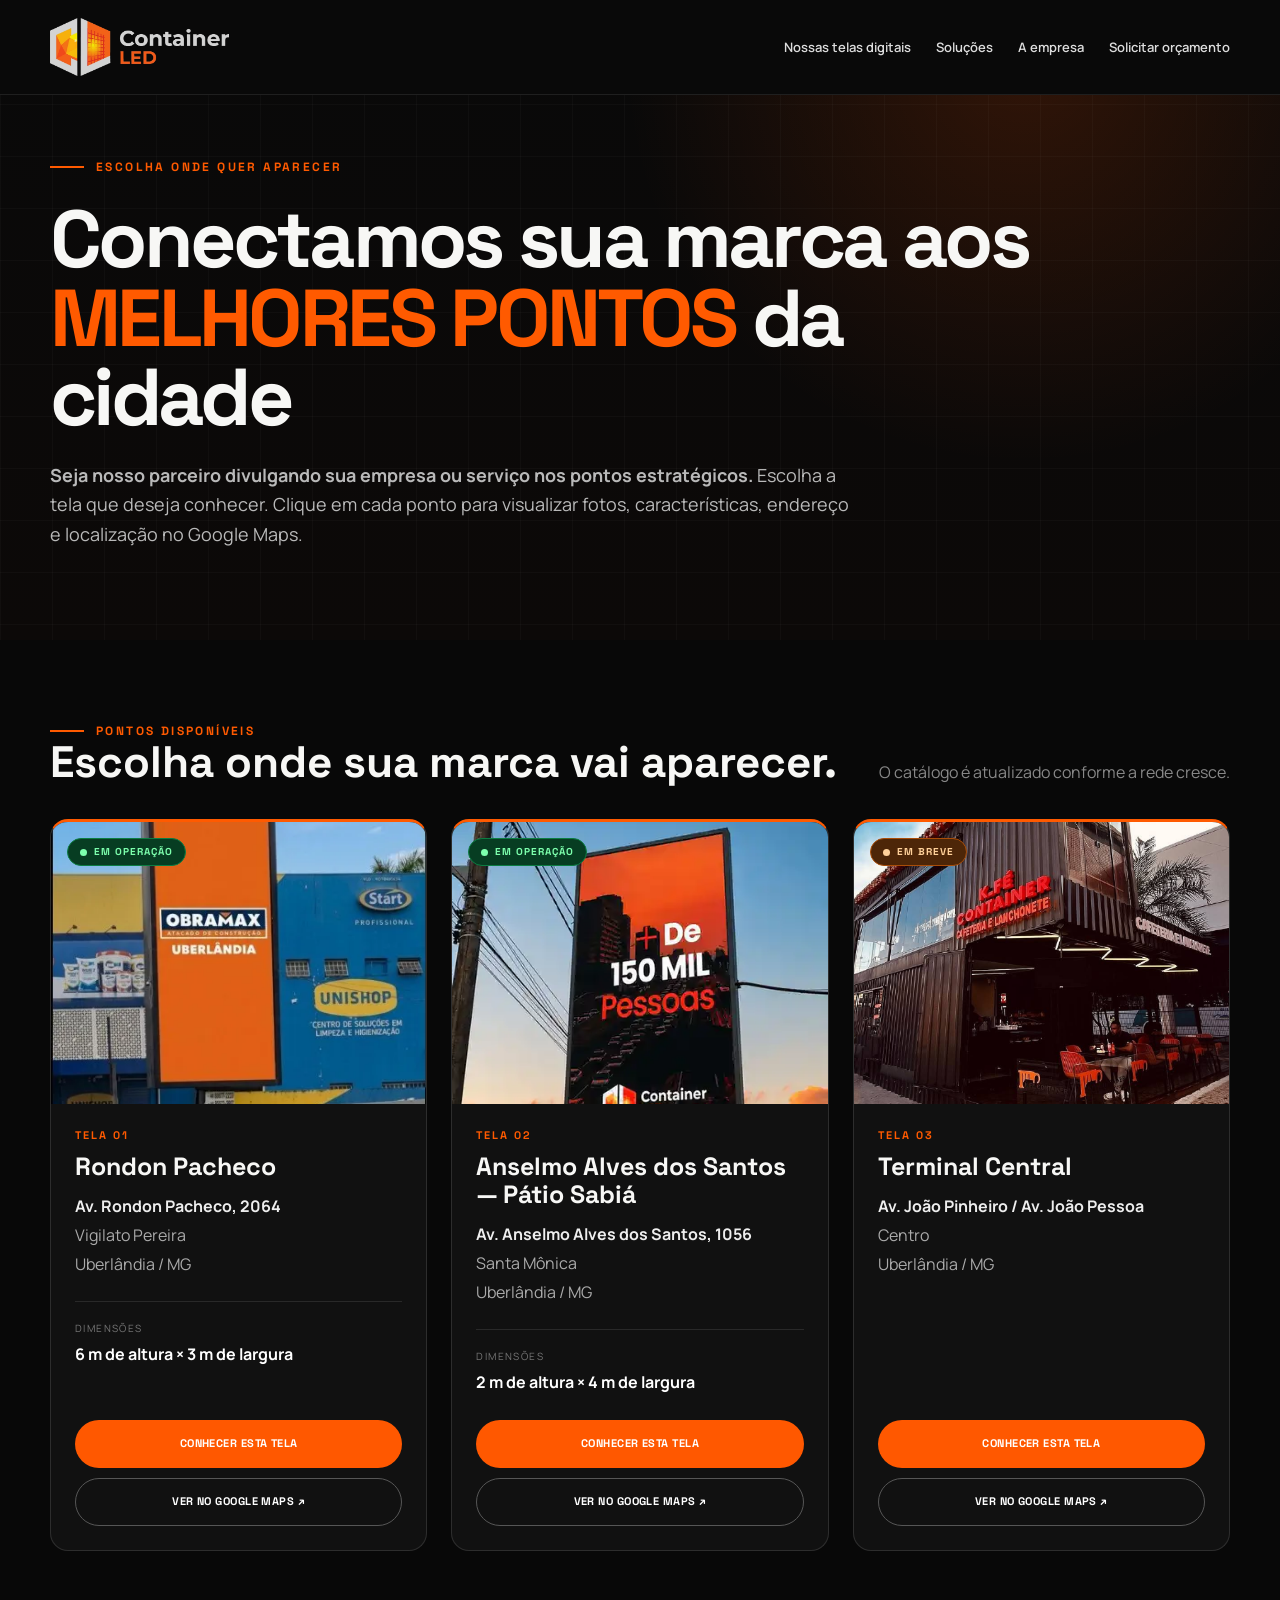
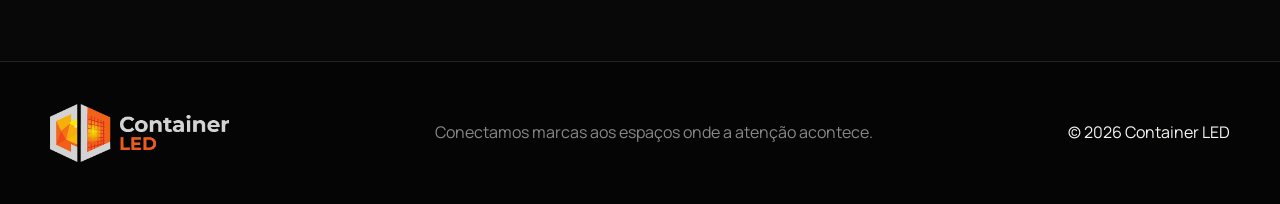
<file: telas-digitais/index.html>
<!doctype html><html lang="pt-BR"><head>
<meta charset="utf-8"><meta name="viewport" content="width=device-width,initial-scale=1">
<title>Telas Digitais para Publicidade e Propaganda | Container LED</title>
<meta name="description" content="Conheça as telas digitais da Container LED disponíveis para publicidade e propaganda. Veja fotos, endereços, características e localização de cada ponto.">
<meta name="theme-color" content="#080808">
<meta property="og:type" content="website"><meta property="og:locale" content="pt_BR"><meta property="og:site_name" content="Container LED">
<meta property="og:title" content="Telas Digitais para Publicidade e Propaganda | Container LED">
<meta property="og:description" content="Conheça as telas digitais da Container LED disponíveis para publicidade e propaganda. Veja fotos, endereços, características e localização de cada ponto.">
<meta property="og:url" content="https://container-led-site.pages.dev/telas-digitais">
<meta property="og:image" content="https://container-led-site.pages.dev/assets/painel-rondon.webp">
<link rel="canonical" href="https://container-led-site.pages.dev/telas-digitais">
<link rel="preconnect" href="https://fonts.googleapis.com"><link rel="preconnect" href="https://fonts.gstatic.com" crossorigin>
<link href="https://fonts.googleapis.com/css2?family=Manrope:wght@400;500;600;700;800&family=Space+Grotesk:wght@500;600;700&display=swap" rel="stylesheet">
<link rel="stylesheet" href="/telas-digitais.css"><script src="/telas-data.js" defer></script><script src="/telas-digitais.js" defer></script>
</head><body class="catalog-page"><a class="skip-link" href="#conteudo">Ir para o conteúdo</a><header class="site-header catalog-header" id="inicio"><div class="container nav-wrap">
<a class="brand brand-image" href="/" aria-label="Container LED - início"><img src="/assets/container-led-logo.webp" alt="Container LED"></a>
<button class="menu-toggle" aria-label="Abrir menu" aria-expanded="false" aria-controls="menu"><span></span><span></span><span></span></button>
<nav id="menu" class="main-nav" aria-label="Navegação principal"><a href="/telas-digitais" aria-current="page">Nossas telas digitais</a><a href="/#solucoes">Soluções</a><a href="/#empresa">A empresa</a><a class="nav-cta" href="/#orcamento">Solicitar orçamento</a></nav>
</div></header>
<main id="conteudo"><section class="catalog-hero"><div class="container"><span class="catalog-kicker">ESCOLHA ONDE QUER APARECER</span>
<h1>Conectamos sua marca aos <em>MELHORES PONTOS</em> da cidade</h1>
<p class="catalog-hero-copy"><strong>Seja nosso parceiro divulgando sua empresa ou serviço nos pontos estratégicos.</strong> Escolha a tela que deseja conhecer. Clique em cada ponto para visualizar fotos, características, endereço e localização no Google Maps.</p>
</div></section><section class="catalog-section"><div class="container"><div class="catalog-toolbar"><div><span class="catalog-kicker">PONTOS DISPONÍVEIS</span><h2>Escolha onde sua marca vai aparecer.</h2></div><p>O catálogo é atualizado conforme a rede cresce.</p></div><div class="screens-grid" id="screens-catalog" aria-live="polite"></div></div></section></main><footer class="catalog-footer"><div class="container"><a class="brand brand-image" href="/"><img src="/assets/container-led-logo.webp" alt="Container LED"></a><p>Conectamos marcas aos espaços onde a atenção acontece.</p><span>© <span id="year"></span> Container LED</span></div></footer></body></html>
</file>
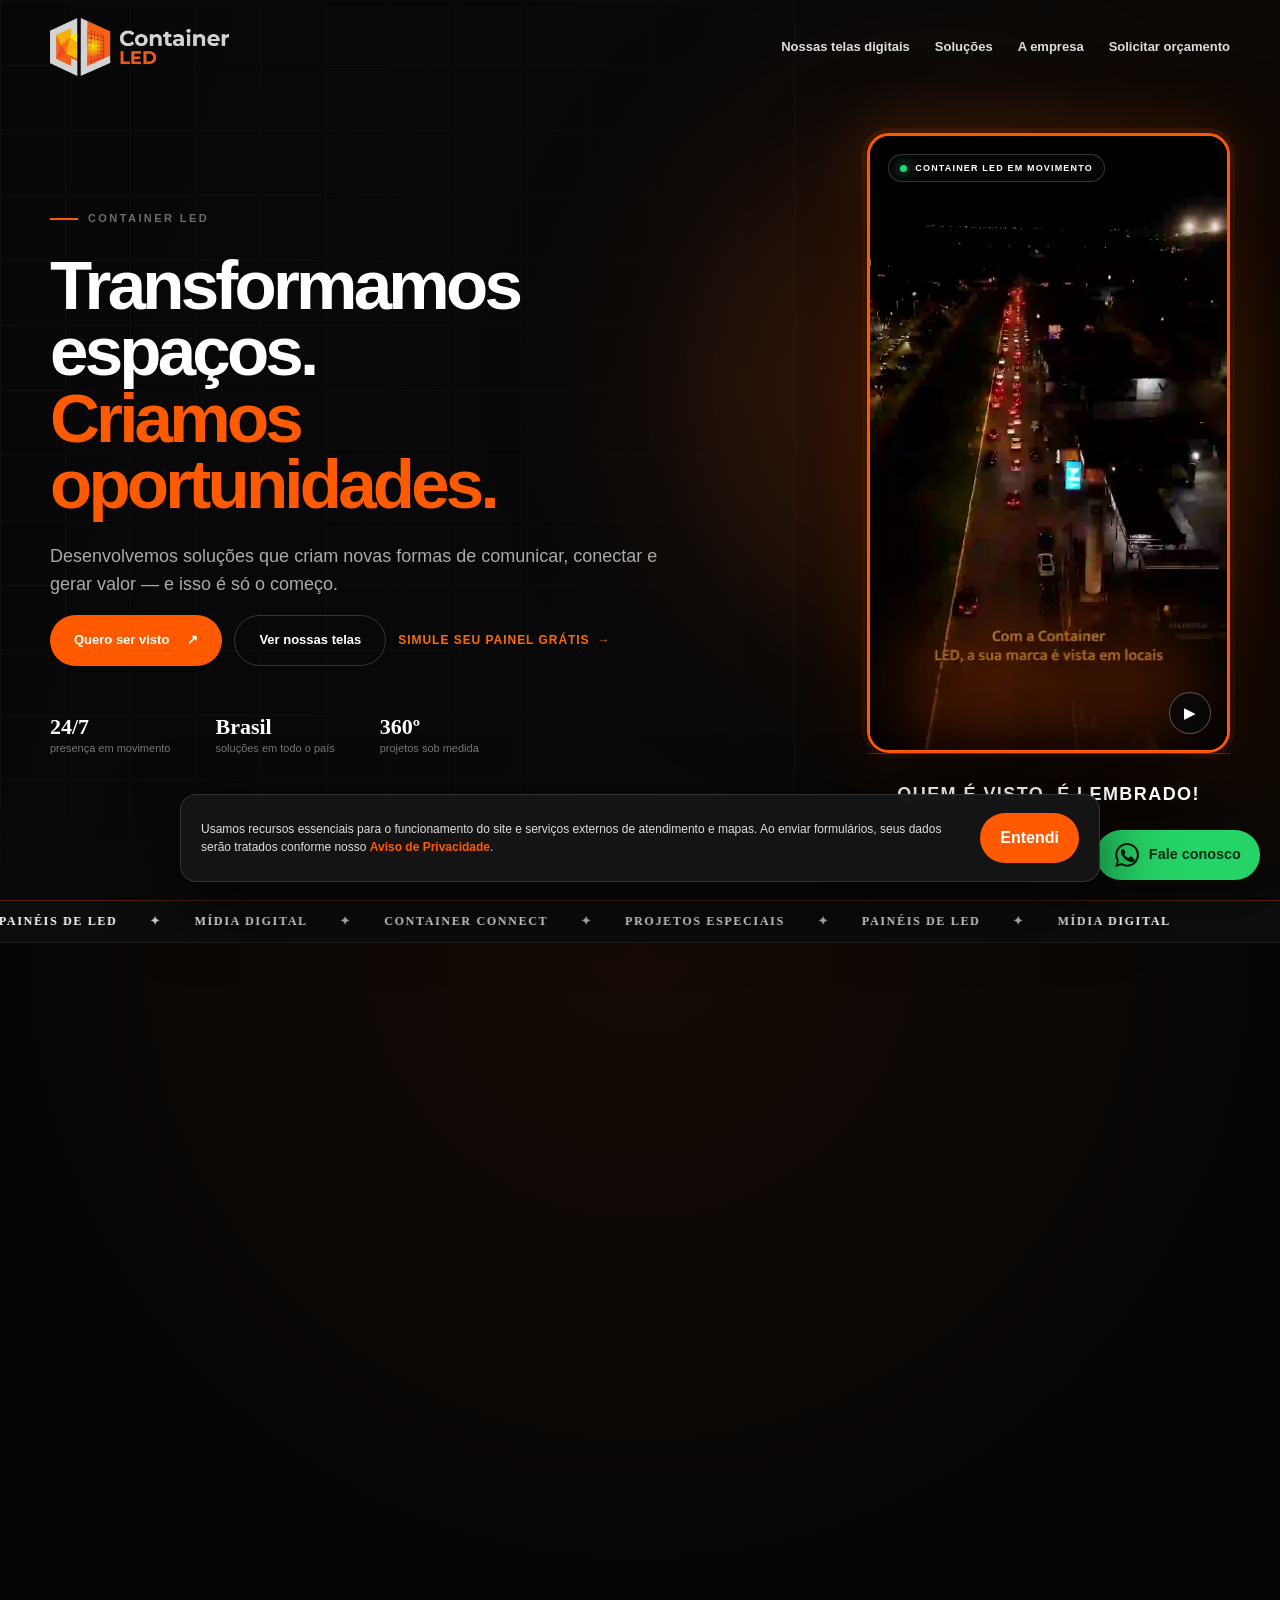
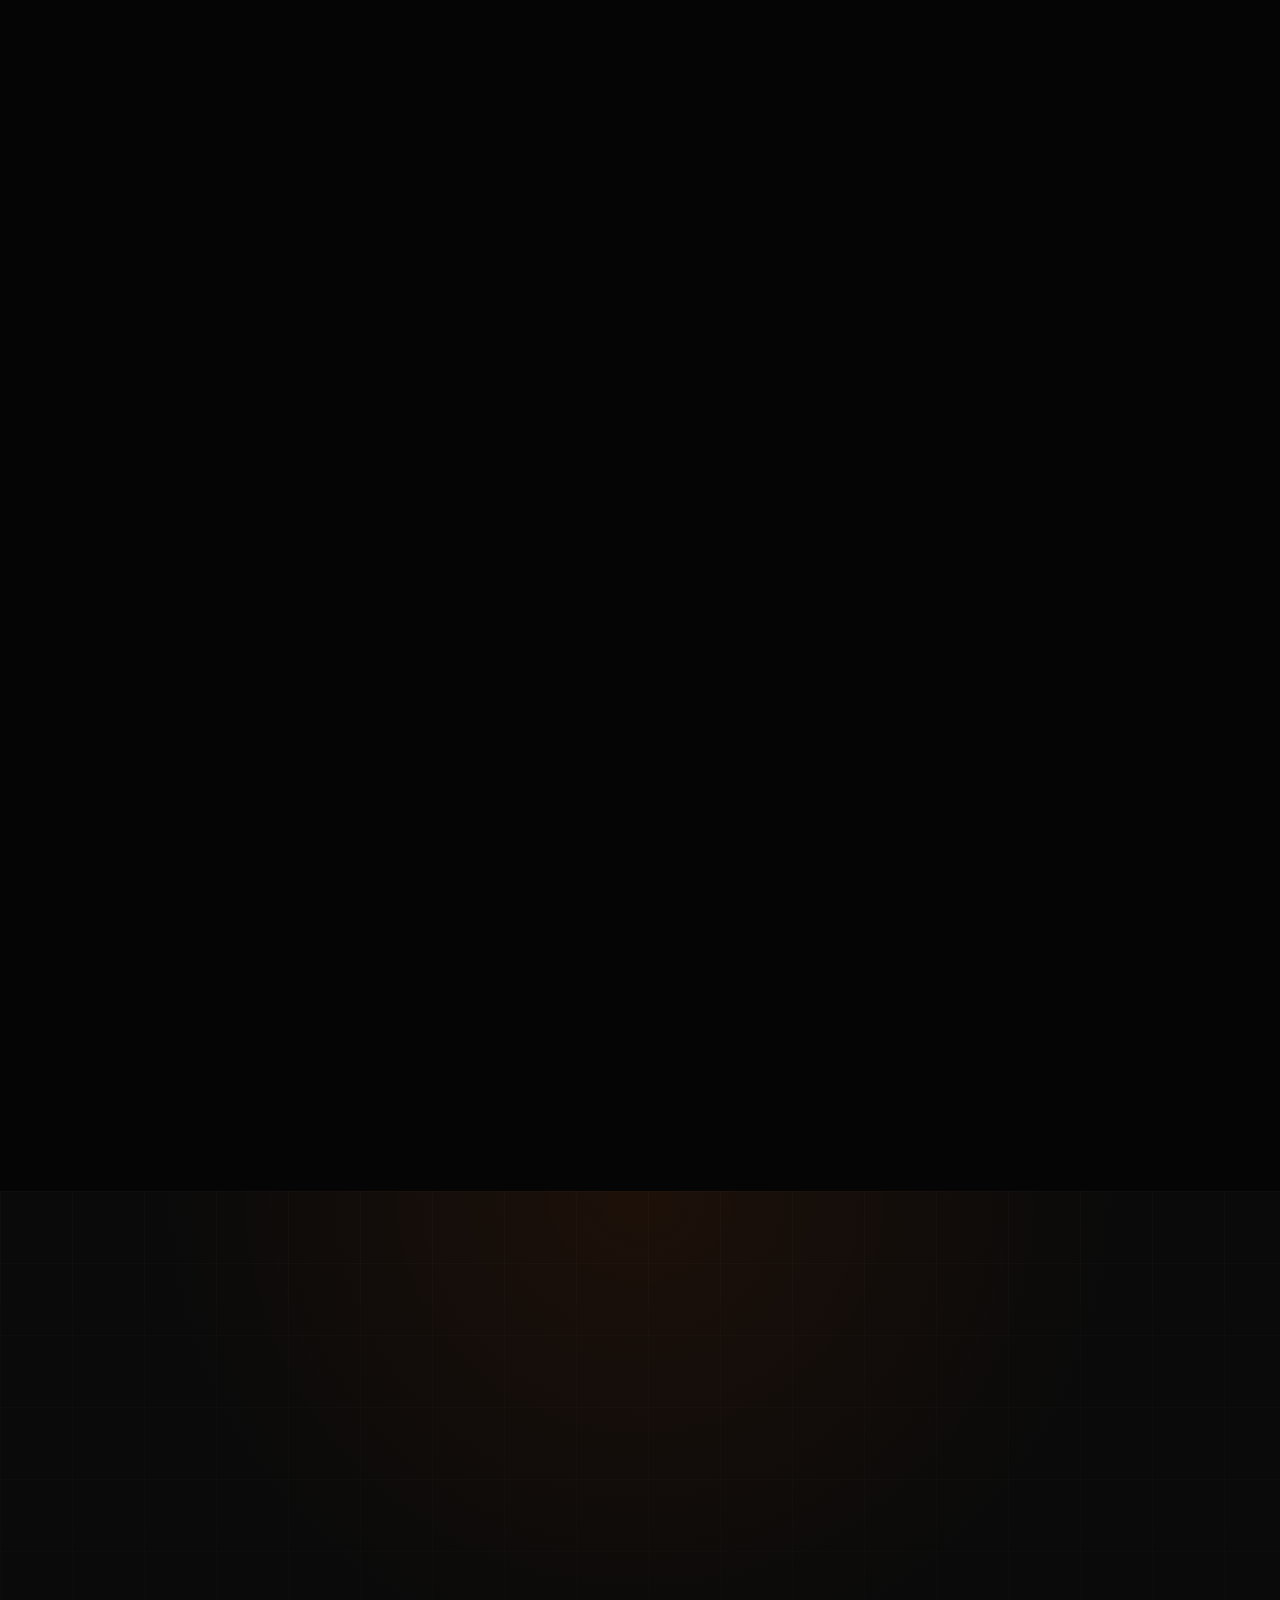
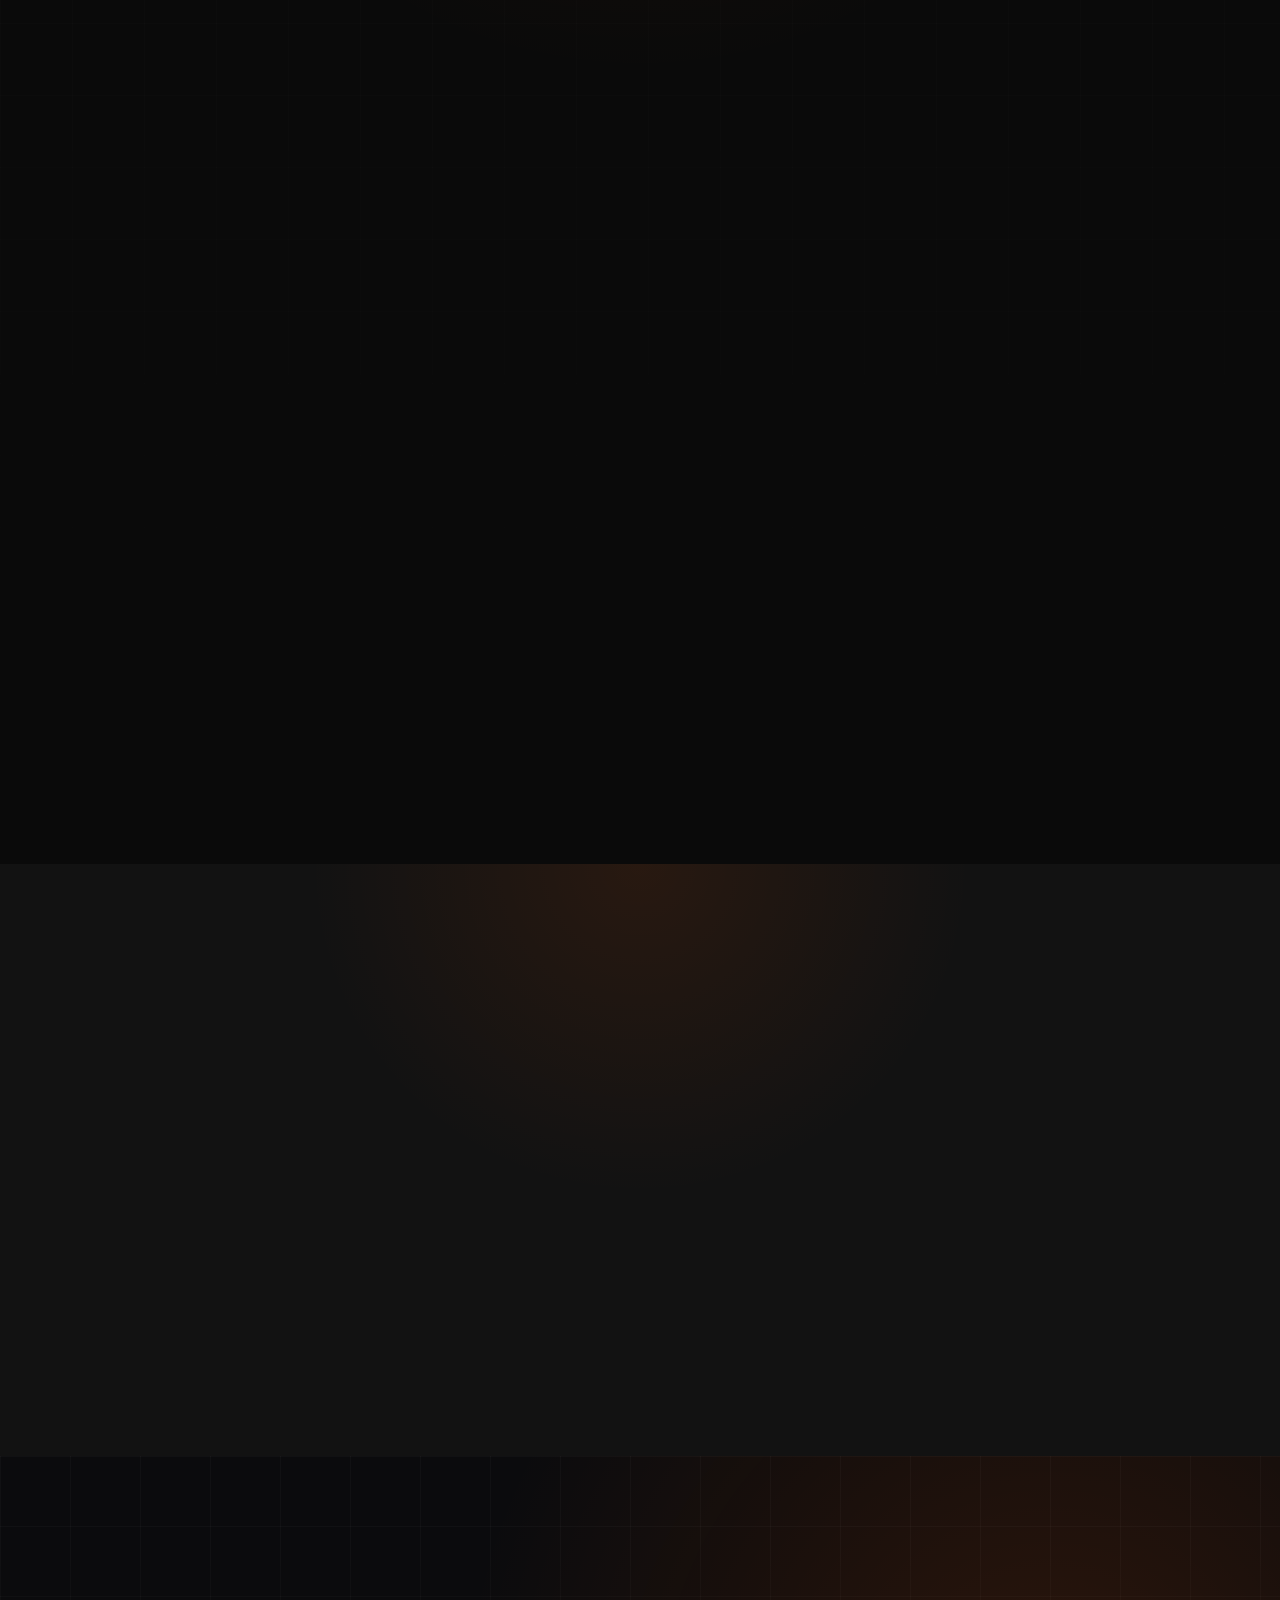
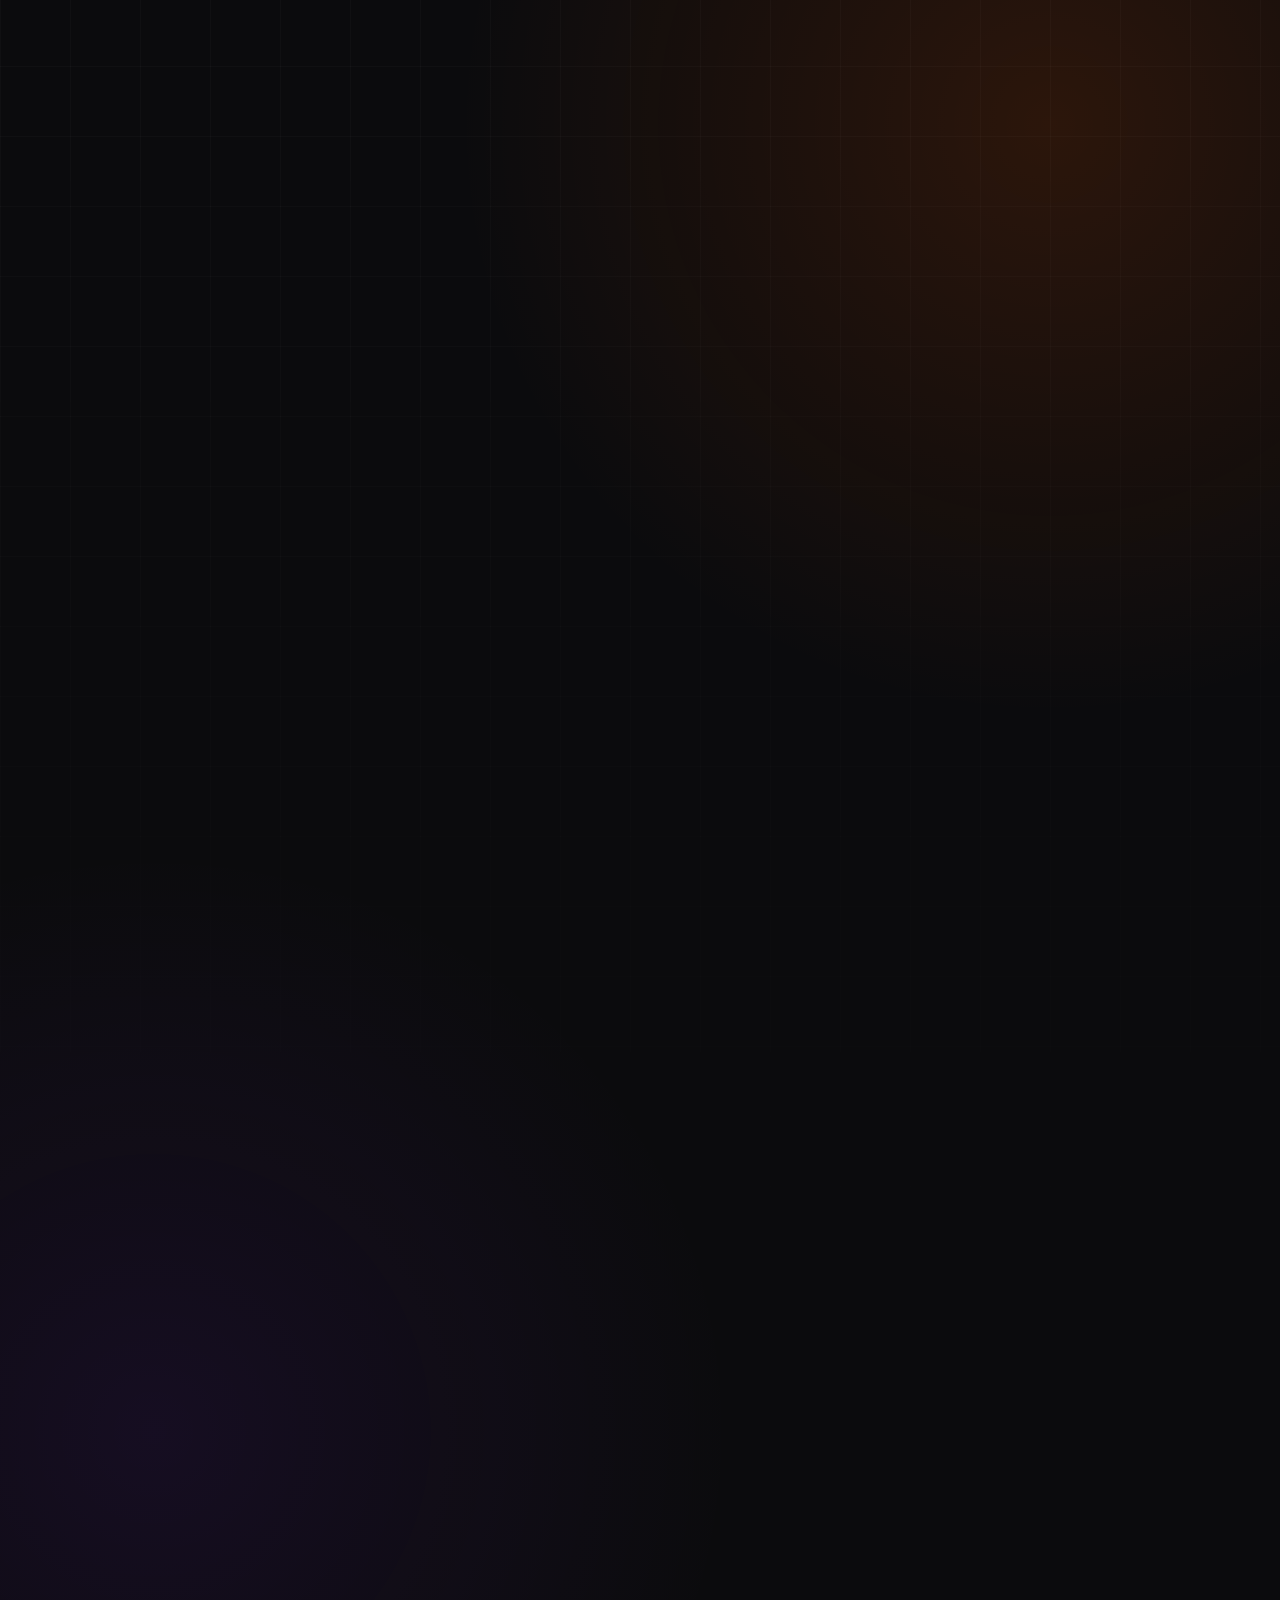
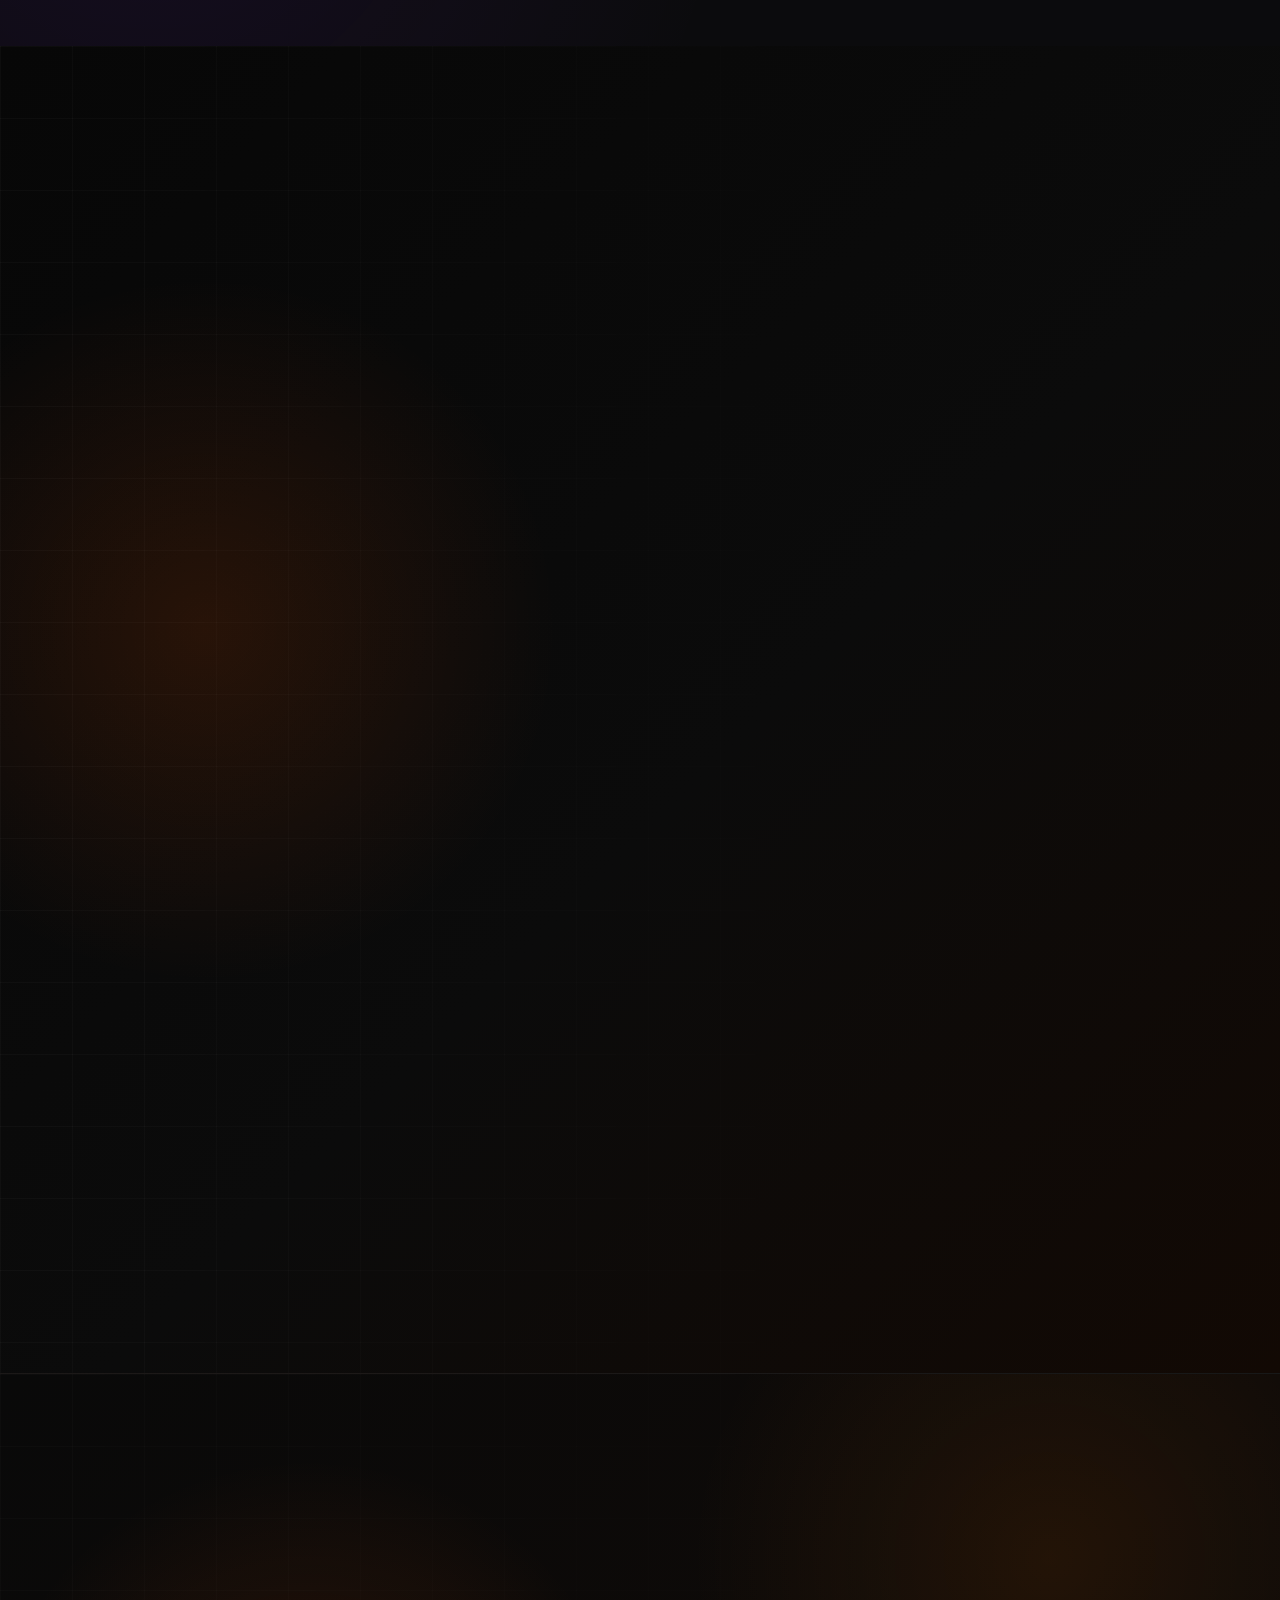
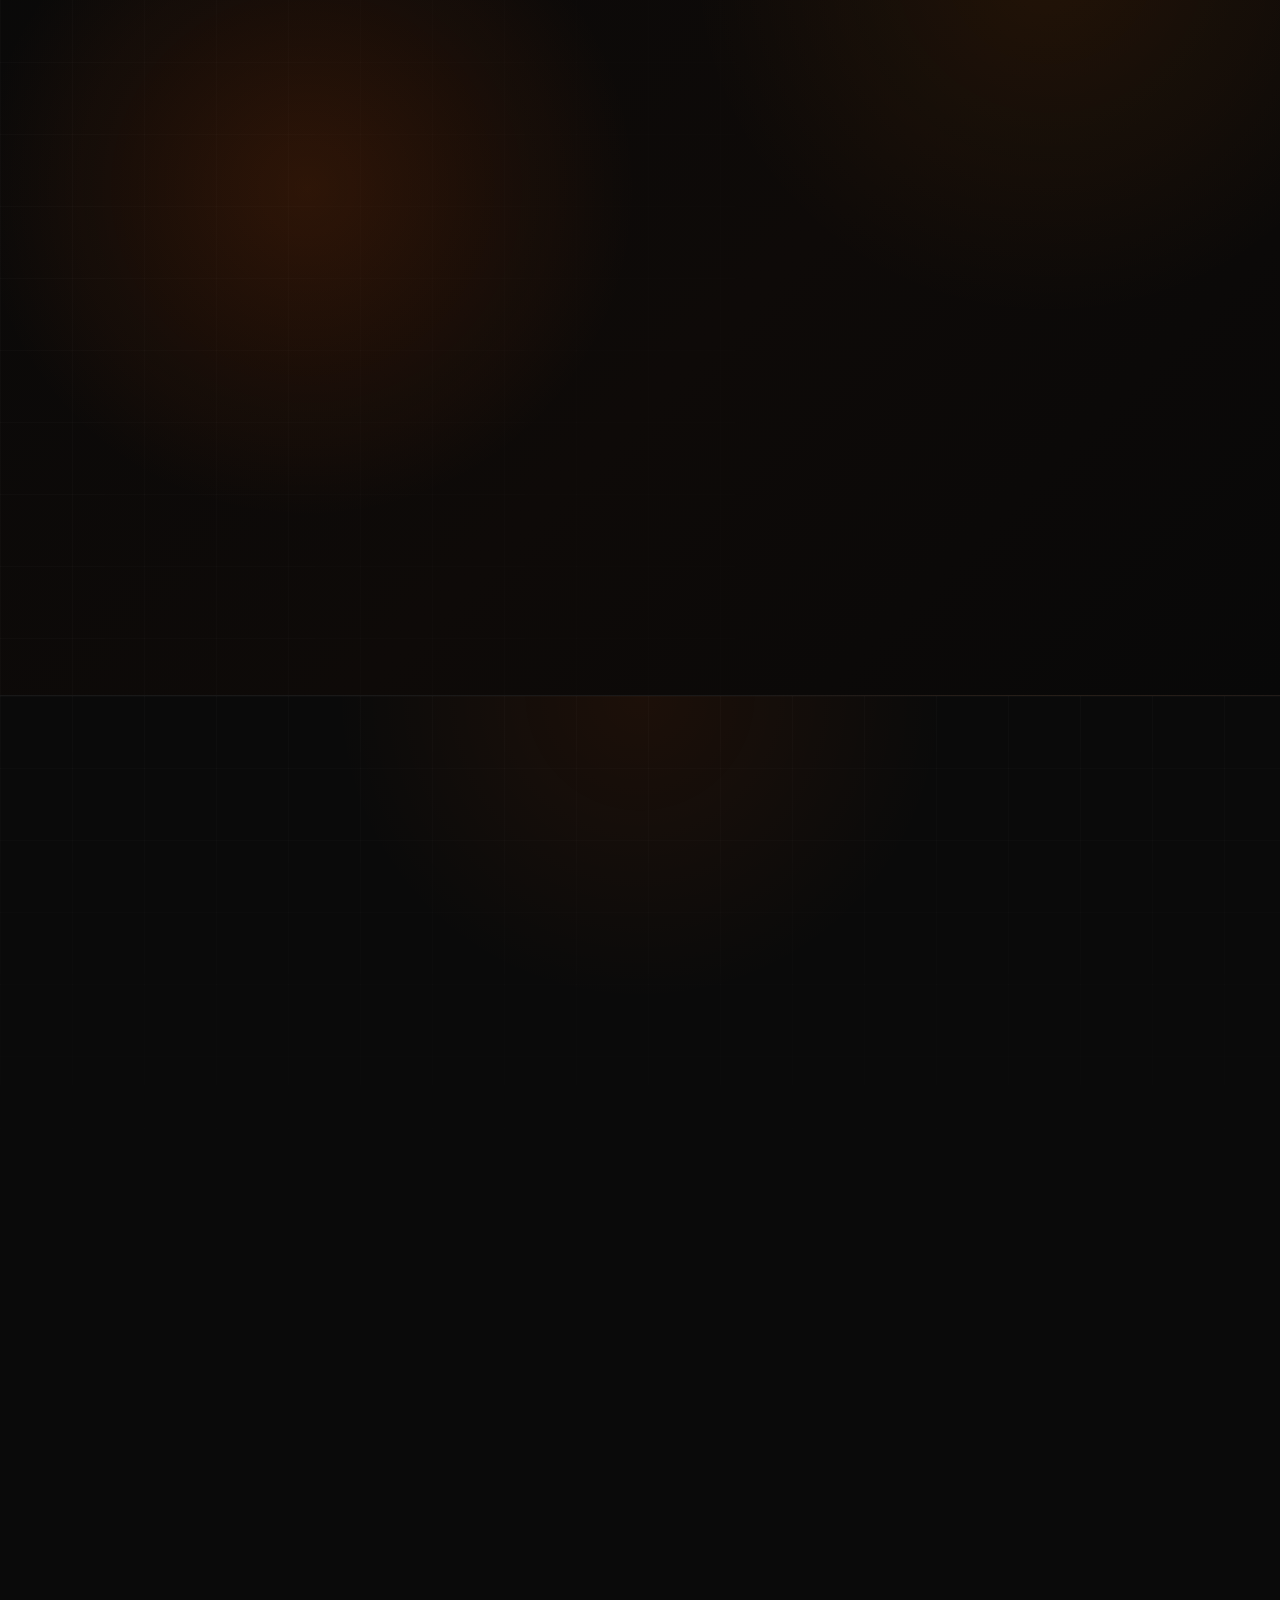
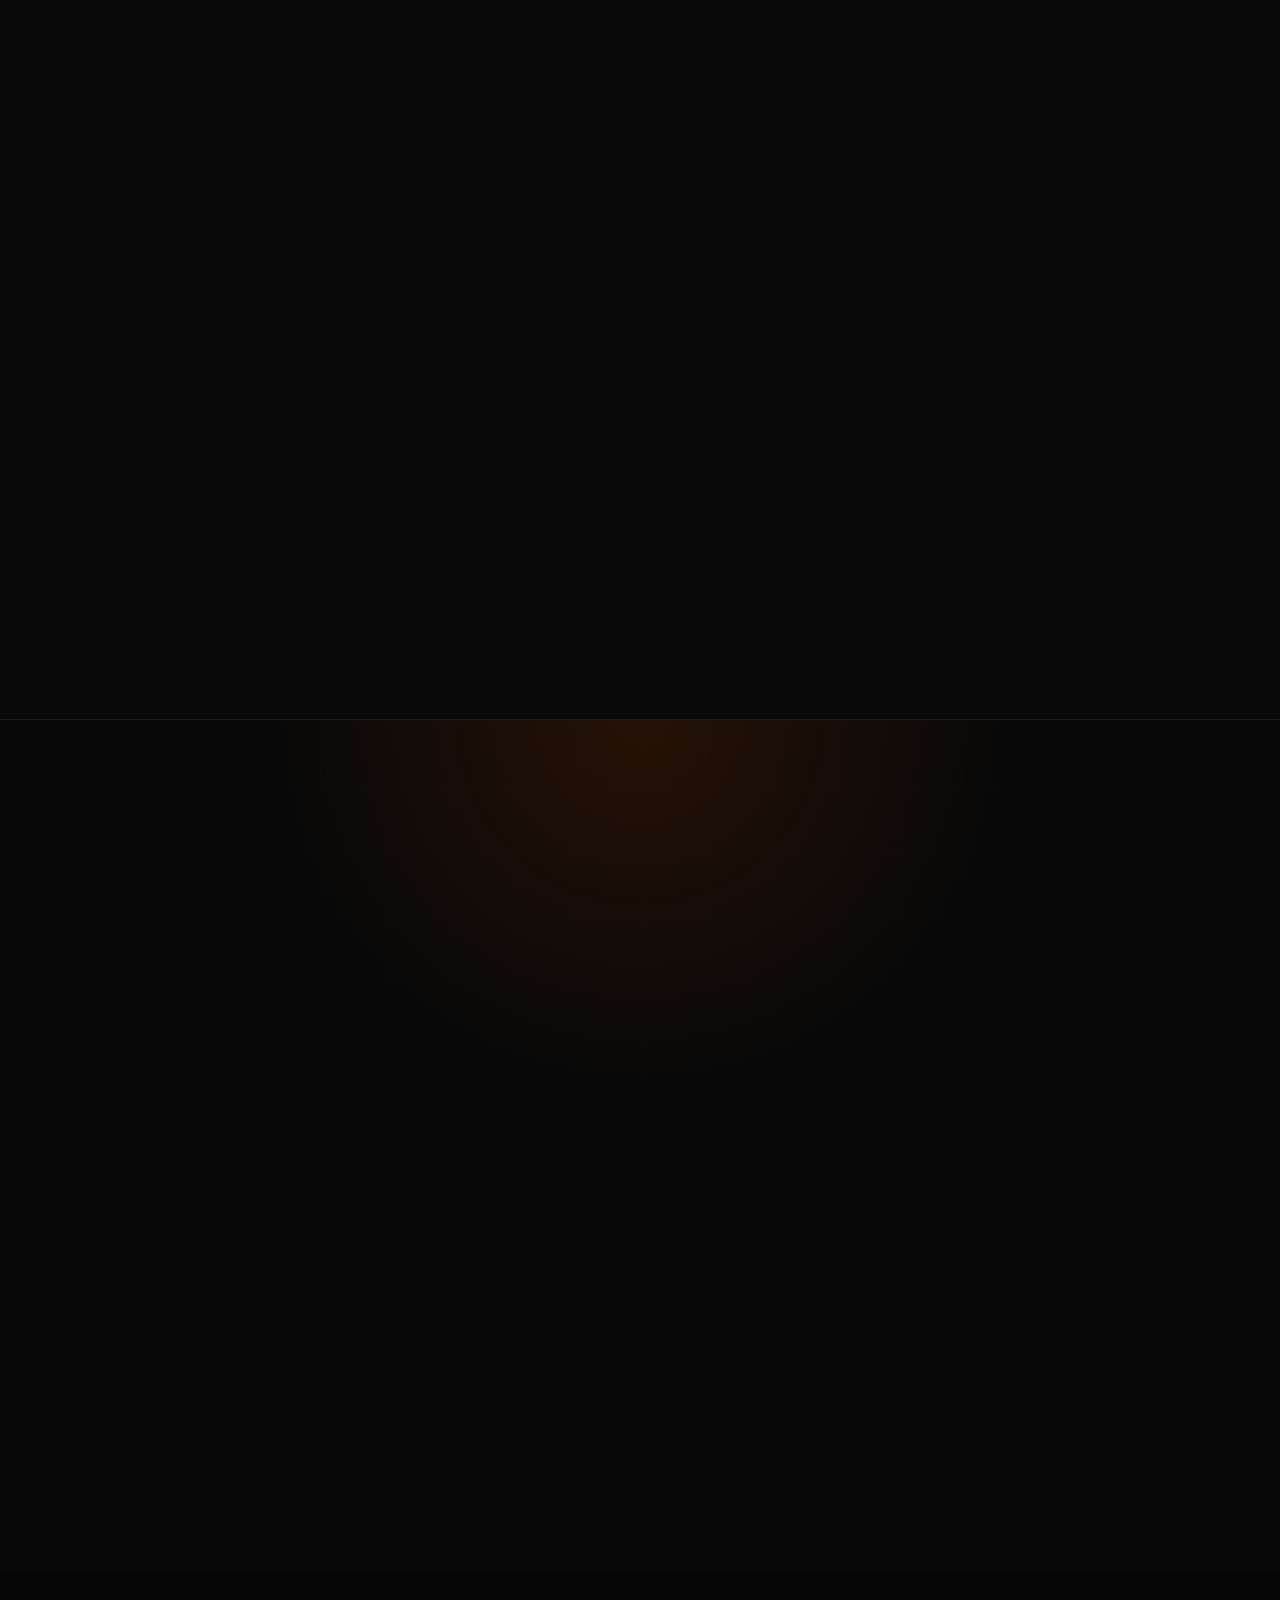
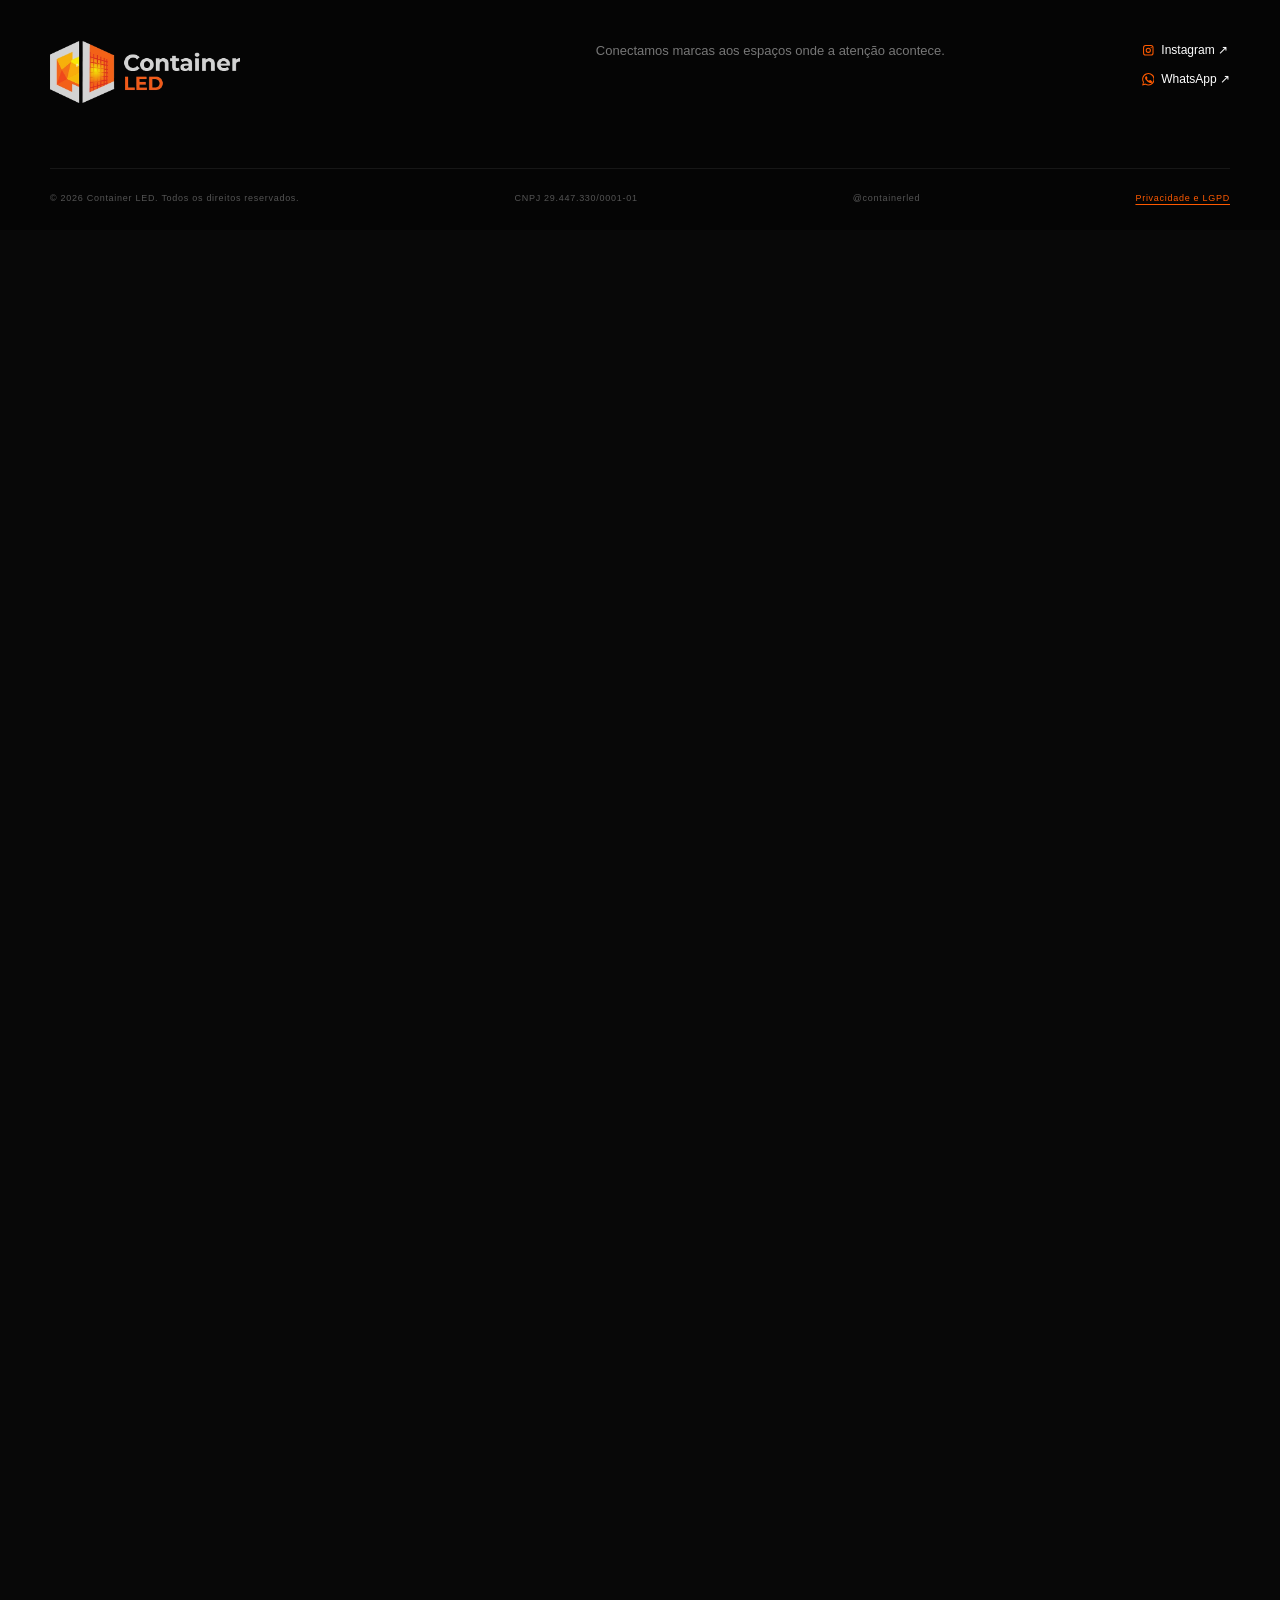
<file: paineis.html>
<!doctype html>
<html lang="pt-BR">
<head>
  <meta charset="utf-8">
  <meta name="viewport" content="width=device-width, initial-scale=1">
  <meta http-equiv="refresh" content="0; url=index.html#paineis">
  <link rel="canonical" href="index.html#paineis">
  <title>Nossos painéis | Container LED</title>
</head>
<body>
  <p>Os painéis agora estão na página principal. <a href="index.html#paineis">Continuar para os painéis</a>.</p>
</body>
</html>
</file>
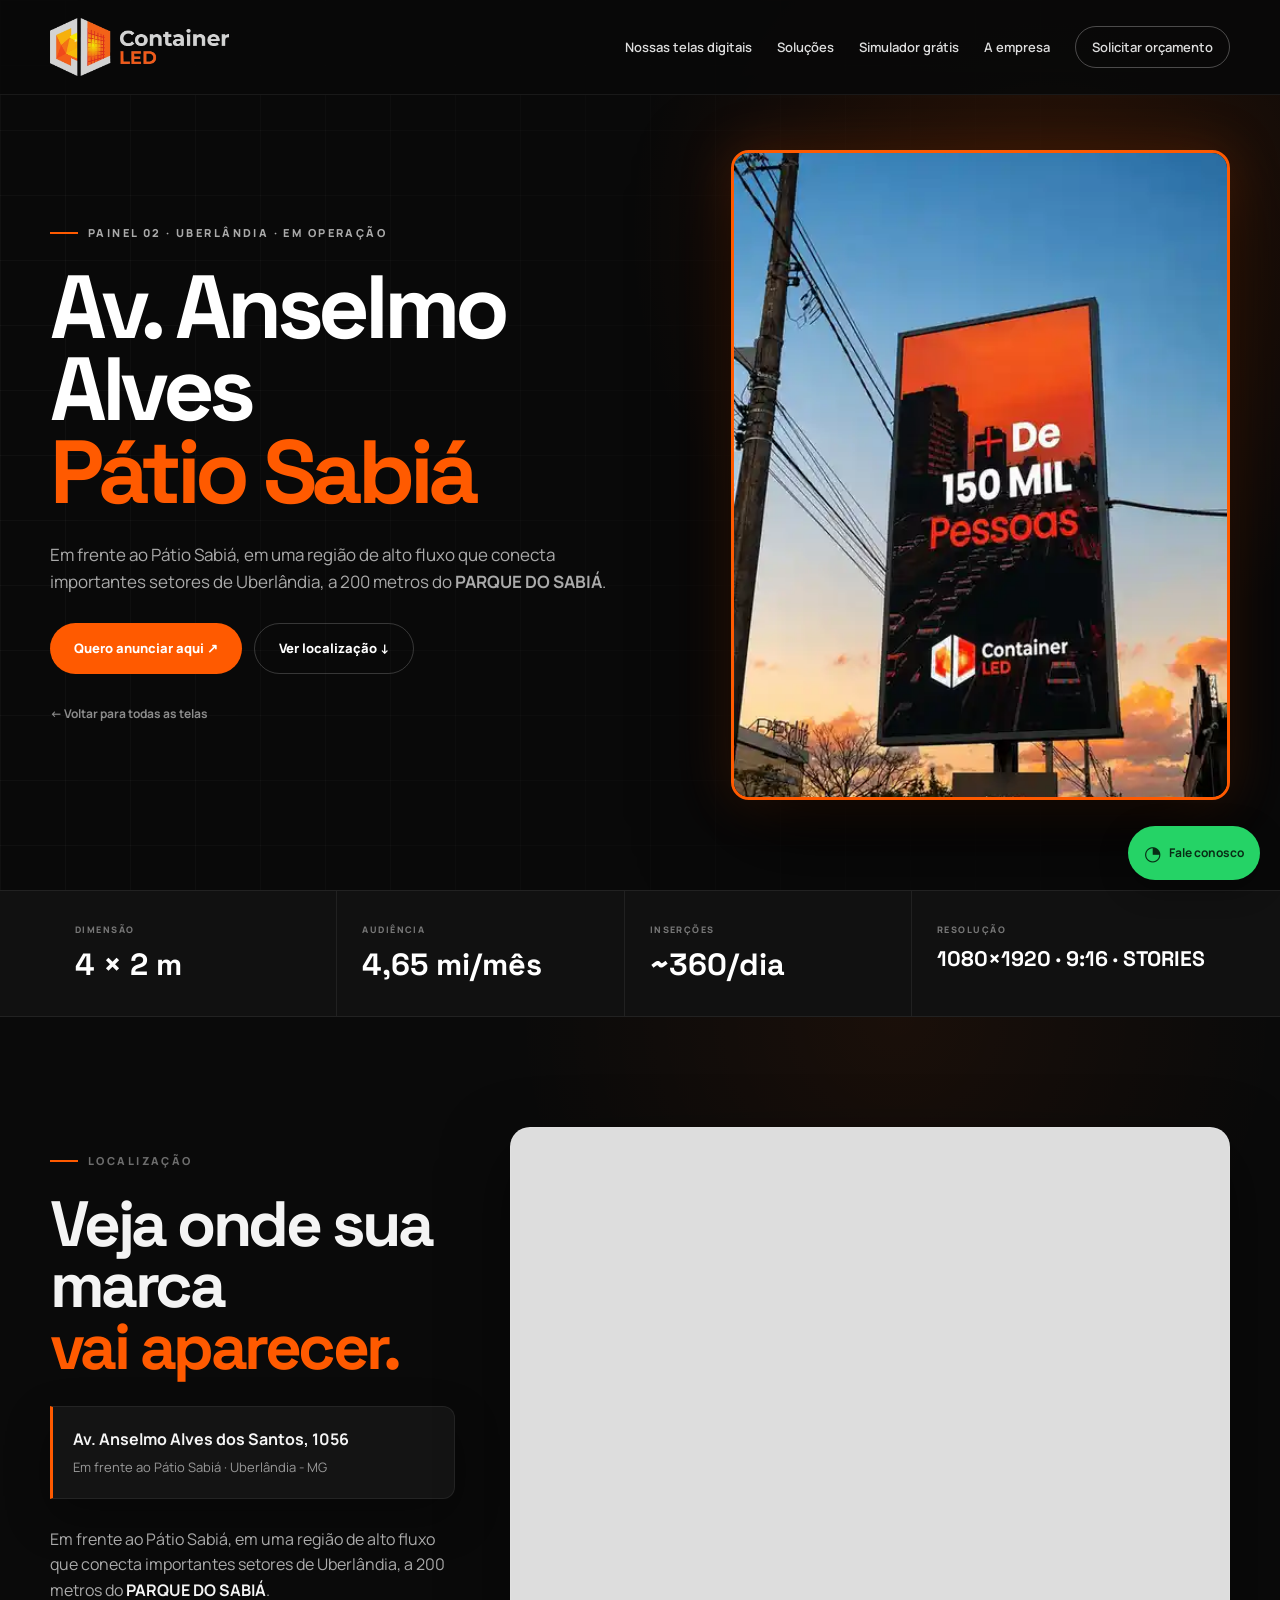
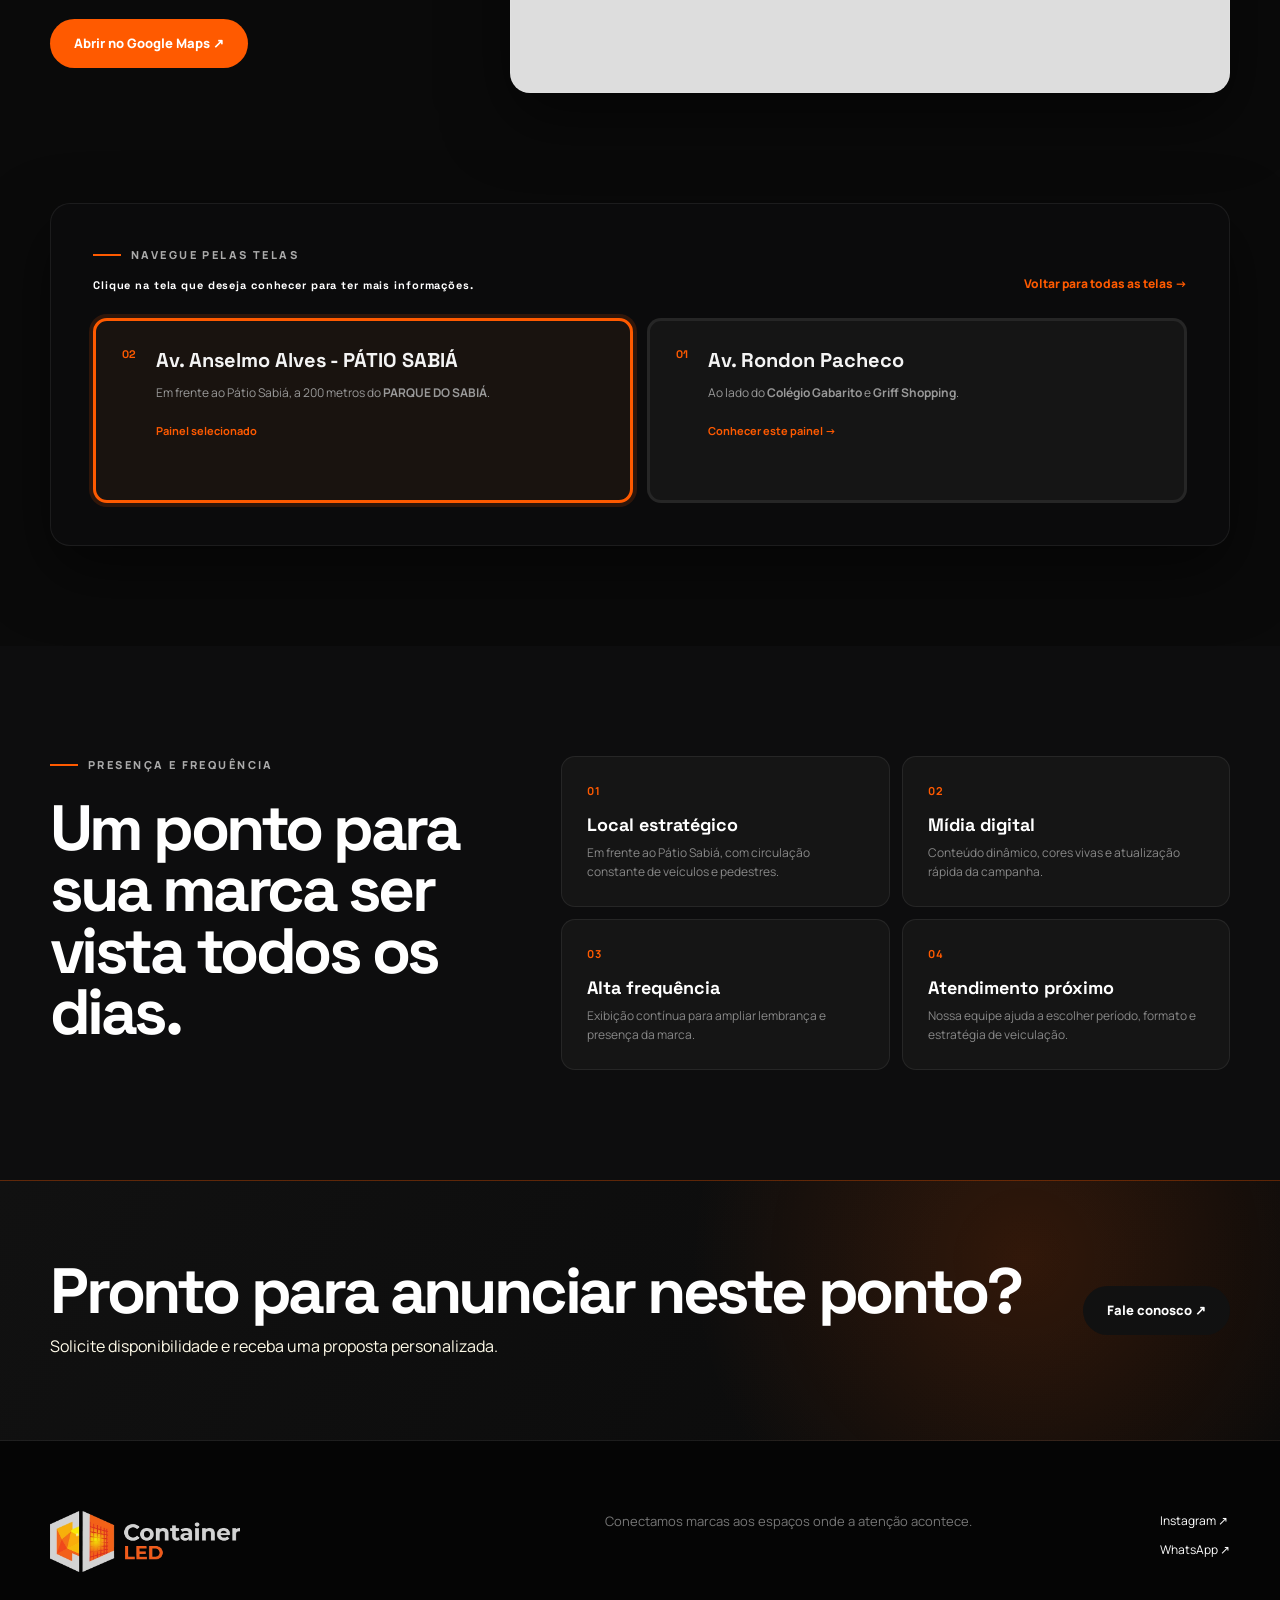
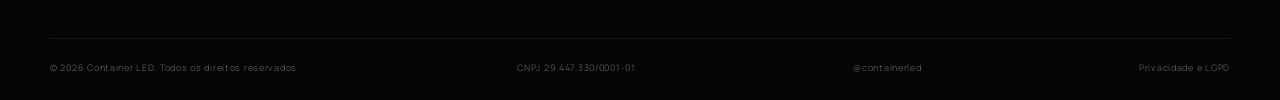
<file: painel-anselmo.html>
<!doctype html>
<html lang="pt-BR">
<head>
  <meta charset="utf-8"><meta name="viewport" content="width=device-width, initial-scale=1">
  <meta name="description" content="Conheça o Painel 01 da Container LED na Avenida Anselmo Alves, em frente ao Pátio Sabiá, em Uberlândia."><meta name="theme-color" content="#090909">
  <title>Painel Av. Anselmo Alves - Pátio Sabiá | Container LED</title>
  <link rel="preconnect" href="https://fonts.googleapis.com"><link rel="preconnect" href="https://fonts.gstatic.com" crossorigin>
  <link href="https://fonts.googleapis.com/css2?family=Manrope:wght@400;500;600;700;800&family=Space+Grotesk:wght@500;600;700&display=swap" rel="stylesheet">
  <link rel="stylesheet" href="styles.css?v=20"><script src="script.js?v=6" defer></script>
</head>
<body class="panel-detail-page">
  <a class="skip-link" href="#conteudo">Ir para o conteúdo</a>
  <header class="site-header scrolled" id="inicio"><div class="container nav-wrap">
    <a class="brand brand-image" href="index.html#inicio" aria-label="Container LED - início"><img src="assets/container-led-logo.webp" alt="Container LED"></a>
    <button class="menu-toggle" aria-label="Abrir menu" aria-expanded="false" aria-controls="menu"><span></span><span></span></button>
    <nav id="menu" class="main-nav" aria-label="Navegação principal"><a href="/telas-digitais">Nossas telas digitais</a><a href="index.html#solucoes">Soluções</a><a href="index.html#simulador">Simulador grátis</a><a href="index.html#empresa">A empresa</a><a class="nav-cta" href="index.html#orcamento">Solicitar orçamento</a></nav>
  </div></header>
  <main id="conteudo">
    <section class="panel-detail-hero"><div class="container panel-detail-grid">
      <div class="panel-detail-copy reveal"><div class="eyebrow light"><span></span> PAINEL 02 · UBERLÂNDIA · EM OPERAÇÃO</div><h1>Av. Anselmo Alves<em>Pátio Sabiá</em></h1><p>Em frente ao Pátio Sabiá, em uma região de alto fluxo que conecta importantes setores de Uberlândia, a 200 metros do <strong>PARQUE DO SABIÁ</strong>.</p>
        <div class="panel-detail-actions"><a class="button button-primary" href="https://wa.me/5534999259499?text=Ol%C3%A1!%20Vim%20pelo%20site%20da%20Container%20LED%20e%20quero%20informa%C3%A7%C3%B5es%20sobre%20o%20Painel%20Av.%20Anselmo%20Alves%20-%20P%C3%A1tio%20Sabi%C3%A1." target="_blank" rel="noopener">Quero anunciar aqui ↗</a><a class="button button-ghost" href="#localizacao">Ver localização ↓</a></div>
        <a class="panel-back" href="/telas-digitais">← Voltar para todas as telas</a>
      </div>
      <figure class="panel-detail-photo reveal"><img src="assets/painel-anselmo-alves.webp" alt="Painel Container LED na Avenida Anselmo Alves em frente ao Pátio Sabiá"></figure>
    </div></section>
    <section class="panel-facts" aria-label="Informações principais do painel"><div class="container panel-facts-grid"><div class="panel-fact"><small>Dimensão</small><strong>4 × 2 m</strong></div><div class="panel-fact"><small>Audiência</small><strong>4,65 mi/mês</strong></div><div class="panel-fact"><small>Inserções</small><strong>~360/dia</strong></div><div class="panel-fact panel-fact-resolution"><small>Resolução</small><strong>1080×1920 · 9:16 · STORIES</strong></div></div></section>
    <section class="panel-location-section" id="localizacao"><div class="container panel-location-grid">
      <div class="panel-location-copy reveal"><div class="eyebrow"><span></span> LOCALIZAÇÃO</div><h2>Veja onde sua marca<em>vai aparecer.</em></h2><div class="panel-address"><strong>Av. Anselmo Alves dos Santos, 1056</strong><span>Em frente ao Pátio Sabiá · Uberlândia - MG</span></div><p>Em frente ao Pátio Sabiá, em uma região de alto fluxo que conecta importantes setores de Uberlândia, a 200 metros do <strong>PARQUE DO SABIÁ</strong>.</p><a class="button button-primary" href="https://www.google.com/maps/search/?api=1&amp;query=Av.%20Anselmo%20Alves%20dos%20Santos%2C%201056%2C%20Uberl%C3%A2ndia%2C%20MG" target="_blank" rel="noopener">Abrir no Google Maps ↗</a></div>
      <div class="panel-map reveal"><iframe title="Mapa do Painel Av. Anselmo Alves - Pátio Sabiá" src="https://www.google.com/maps?q=Av.%20Anselmo%20Alves%20dos%20Santos%2C%201056%2C%20Uberl%C3%A2ndia%2C%20MG&amp;z=13&amp;output=embed" loading="lazy" referrerpolicy="no-referrer-when-downgrade" allowfullscreen></iframe></div>
    </div></section>
    <section class="panel-switcher" aria-labelledby="switcher-title"><div class="container panel-switcher-shell">
      <div class="panel-switcher-head"><div><div class="eyebrow light"><span></span> NAVEGUE PELAS TELAS</div><h2 id="switcher-title">Clique na tela que deseja conhecer para ter mais informações.</h2></div><a href="/telas-digitais">Voltar para todas as telas →</a></div>
      <div class="panel-switch-grid">
        <a class="panel-switch-card is-active" href="/telas-digitais/anselmo-alves" aria-current="page"><span class="panel-switch-number">02</span><div><h3>Av. Anselmo Alves - PÁTIO SABIÁ</h3><p>Em frente ao Pátio Sabiá, a 200 metros do <strong>PARQUE DO SABIÁ</strong>.</p><b>Painel selecionado</b></div></a>
        <a class="panel-switch-card" href="/telas-digitais/rondon-pacheco"><span class="panel-switch-number">01</span><div><h3>Av. Rondon Pacheco</h3><p>Ao lado do <strong>Colégio Gabarito</strong> e <strong>Griff Shopping</strong>.</p><b>Conhecer este painel →</b></div></a>
      </div>
    </div></section>
    <section class="panel-detail-info"><div class="container panel-detail-info-grid">
      <div class="reveal"><div class="eyebrow light"><span></span> PRESENÇA E FREQUÊNCIA</div><h2>Um ponto para sua marca ser vista todos os dias.</h2></div>
      <div class="panel-benefits reveal"><article class="panel-benefit"><b>01</b><strong>Local estratégico</strong><p>Em frente ao Pátio Sabiá, com circulação constante de veículos e pedestres.</p></article><article class="panel-benefit"><b>02</b><strong>Mídia digital</strong><p>Conteúdo dinâmico, cores vivas e atualização rápida da campanha.</p></article><article class="panel-benefit"><b>03</b><strong>Alta frequência</strong><p>Exibição contínua para ampliar lembrança e presença da marca.</p></article><article class="panel-benefit"><b>04</b><strong>Atendimento próximo</strong><p>Nossa equipe ajuda a escolher período, formato e estratégia de veiculação.</p></article></div>
    </div></section>
    <section class="panel-detail-cta"><div class="container"><div><h2>Pronto para anunciar neste ponto?</h2><p>Solicite disponibilidade e receba uma proposta personalizada.</p></div><a class="button button-dark" href="https://wa.me/5534999259499?text=Ol%C3%A1!%20Vim%20pelo%20site%20da%20Container%20LED%20e%20quero%20informa%C3%A7%C3%B5es%20sobre%20o%20Painel%20Av.%20Anselmo%20Alves%20-%20P%C3%A1tio%20Sabi%C3%A1." target="_blank" rel="noopener">Fale conosco ↗</a></div></section>
  </main>
  <footer class="site-footer"><div class="container"><div class="footer-top"><a class="brand brand-image footer-brand" href="index.html"><img src="assets/container-led-logo.webp" alt="Container LED"></a><p>Conectamos marcas aos espaços onde a atenção acontece.</p><div class="footer-social"><a href="https://www.instagram.com/containerled/" target="_blank" rel="noopener">Instagram ↗</a><a href="https://wa.me/5534999259499" target="_blank" rel="noopener">WhatsApp ↗</a></div></div><div class="footer-bottom"><span>© <span id="year"></span> Container LED. Todos os direitos reservados.</span><span>CNPJ 29.447.330/0001-01</span><span>@containerled</span><a href="privacidade.html">Privacidade e LGPD</a></div></div></footer>
  <a class="whatsapp-float" href="https://wa.me/5534999259499?text=Ol%C3%A1!%20Vim%20pelo%20site%20da%20Container%20LED%20e%20quero%20informa%C3%A7%C3%B5es%20sobre%20o%20Painel%20Av.%20Anselmo%20Alves%20-%20P%C3%A1tio%20Sabi%C3%A1." target="_blank" rel="noopener" aria-label="Falar pelo WhatsApp"><span>◔</span><b>Fale conosco</b></a>
</body></html>
</file>
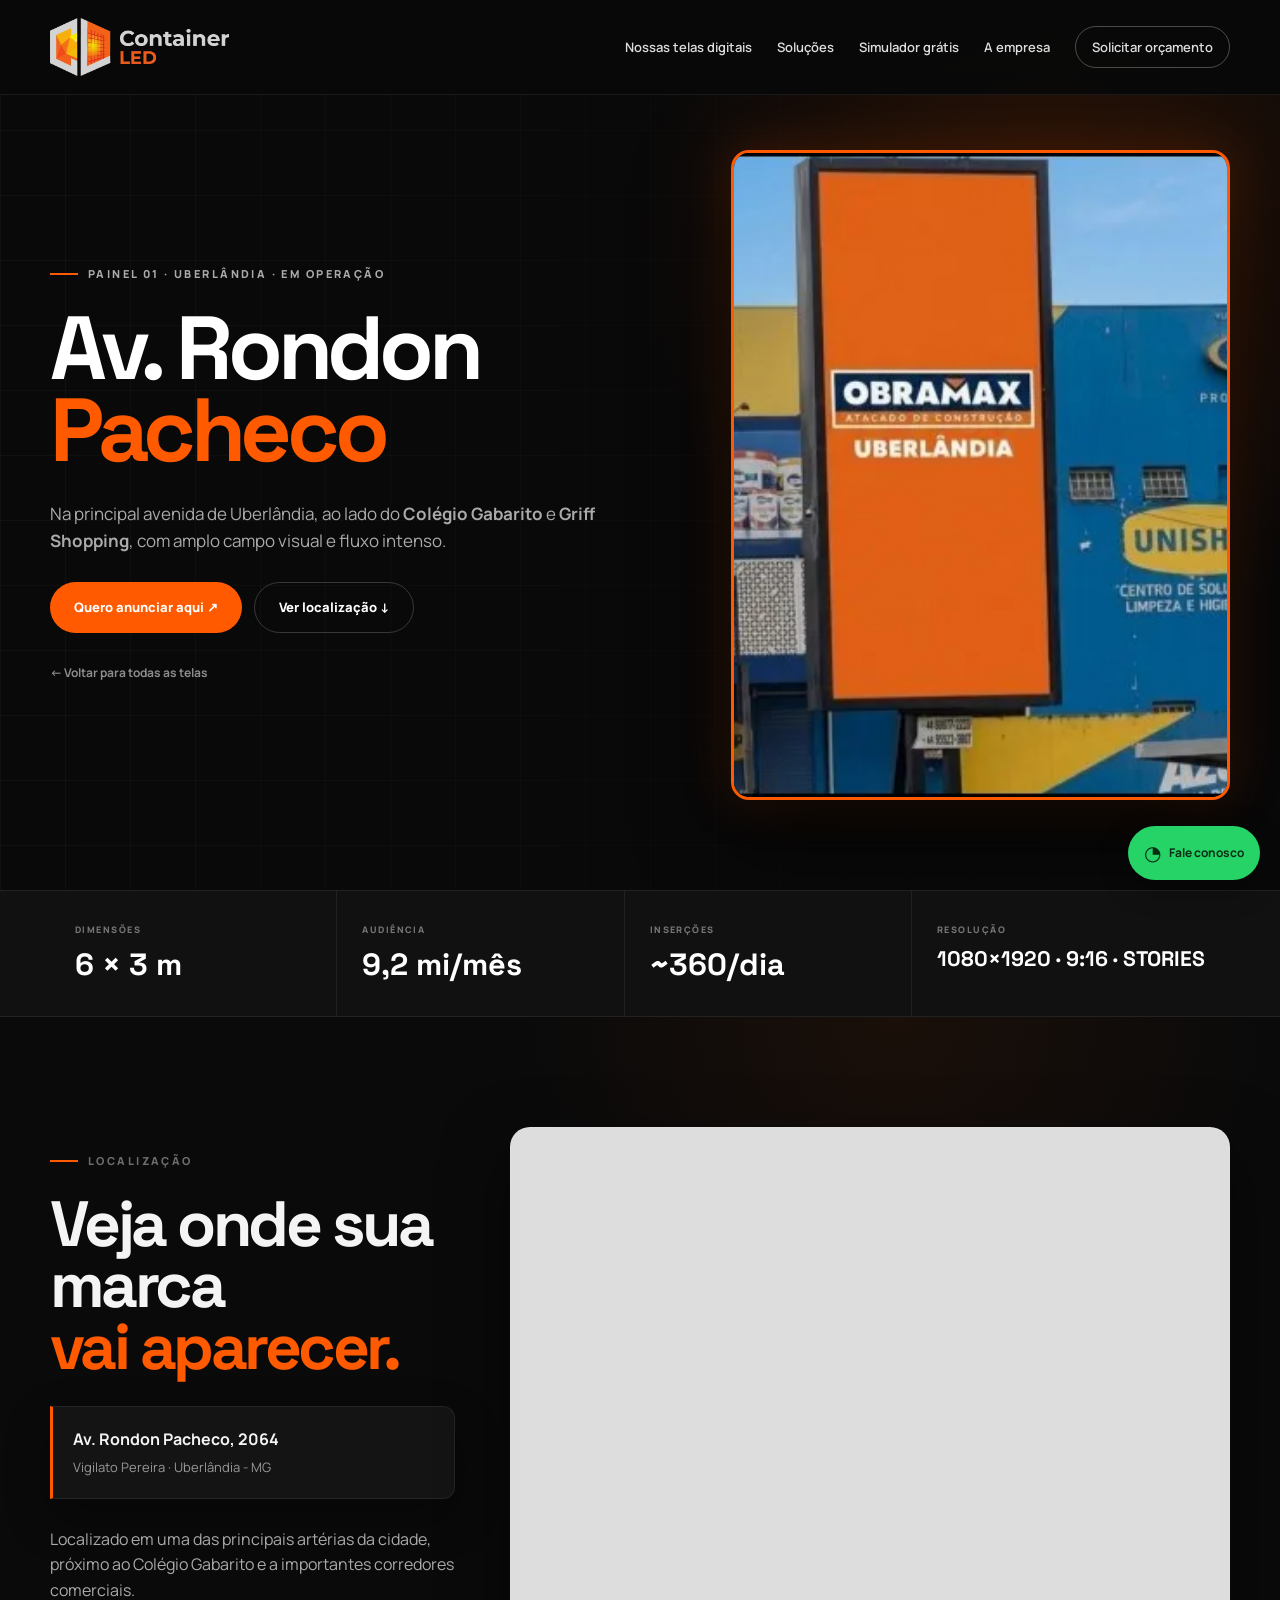
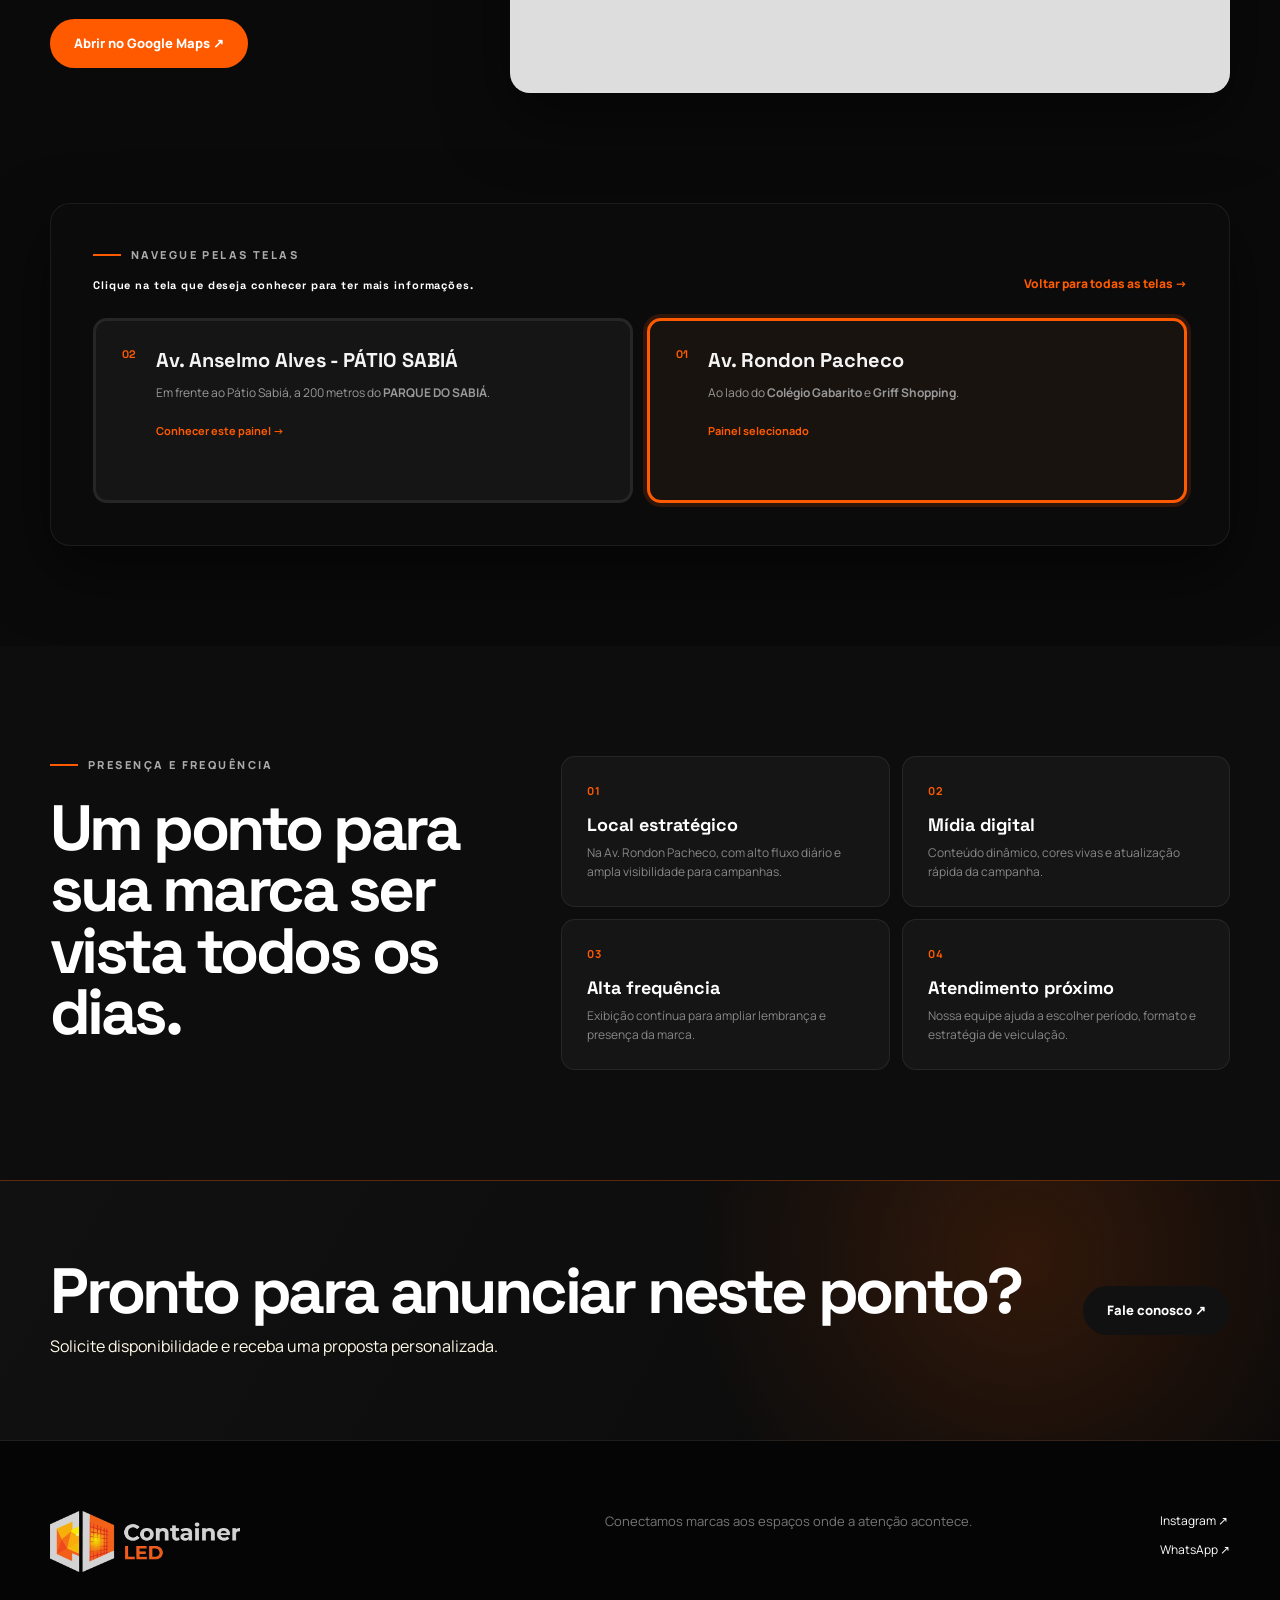
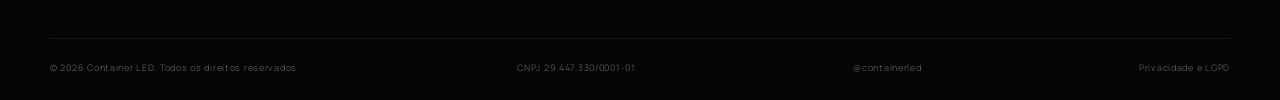
<file: painel-rondon.html>
<!doctype html>
<html lang="pt-BR">
<head>
  <meta charset="utf-8"><meta name="viewport" content="width=device-width, initial-scale=1">
  <meta name="description" content="Conheça o Painel 02 da Container LED na Avenida Rondon Pacheco, próximo ao Colégio Gabarito, em Uberlândia."><meta name="theme-color" content="#090909">
  <title>Painel Av. Rondon Pacheco | Container LED</title>
  <link rel="preconnect" href="https://fonts.googleapis.com"><link rel="preconnect" href="https://fonts.gstatic.com" crossorigin>
  <link href="https://fonts.googleapis.com/css2?family=Manrope:wght@400;500;600;700;800&family=Space+Grotesk:wght@500;600;700&display=swap" rel="stylesheet">
  <link rel="stylesheet" href="styles.css?v=20"><script src="script.js?v=6" defer></script>
</head>
<body class="panel-detail-page">
  <a class="skip-link" href="#conteudo">Ir para o conteúdo</a>
  <header class="site-header scrolled" id="inicio"><div class="container nav-wrap">
    <a class="brand brand-image" href="index.html#inicio" aria-label="Container LED - início"><img src="assets/container-led-logo.webp" alt="Container LED"></a>
    <button class="menu-toggle" aria-label="Abrir menu" aria-expanded="false" aria-controls="menu"><span></span><span></span></button>
    <nav id="menu" class="main-nav" aria-label="Navegação principal"><a href="/telas-digitais">Nossas telas digitais</a><a href="index.html#solucoes">Soluções</a><a href="index.html#simulador">Simulador grátis</a><a href="index.html#empresa">A empresa</a><a class="nav-cta" href="index.html#orcamento">Solicitar orçamento</a></nav>
  </div></header>
  <main id="conteudo">
    <section class="panel-detail-hero"><div class="container panel-detail-grid">
      <div class="panel-detail-copy reveal"><div class="eyebrow light"><span></span> PAINEL 01 · UBERLÂNDIA · EM OPERAÇÃO</div><h1>Av. Rondon<em>Pacheco</em></h1><p>Na principal avenida de Uberlândia, ao lado do <strong>Colégio Gabarito</strong> e <strong>Griff Shopping</strong>, com amplo campo visual e fluxo intenso.</p>
        <div class="panel-detail-actions"><a class="button button-primary" href="https://wa.me/5534999259499?text=Ol%C3%A1!%20Vim%20pelo%20site%20da%20Container%20LED%20e%20quero%20informa%C3%A7%C3%B5es%20sobre%20o%20Painel%20Av.%20Rondon%20Pacheco." target="_blank" rel="noopener">Quero anunciar aqui ↗</a><a class="button button-ghost" href="#localizacao">Ver localização ↓</a></div>
        <a class="panel-back" href="/telas-digitais">← Voltar para todas as telas</a>
      </div>
      <figure class="panel-detail-photo reveal"><img src="assets/painel-rondon.webp" alt="Painel Container LED na Avenida Rondon Pacheco"></figure>
    </div></section>
    <section class="panel-facts" aria-label="Informações principais do painel"><div class="container panel-facts-grid"><div class="panel-fact"><small>Dimensões</small><strong>6 × 3 m</strong></div><div class="panel-fact"><small>Audiência</small><strong>9,2 mi/mês</strong></div><div class="panel-fact"><small>Inserções</small><strong>~360/dia</strong></div><div class="panel-fact panel-fact-resolution"><small>Resolução</small><strong>1080×1920 · 9:16 · STORIES</strong></div></div></section>
    <section class="panel-location-section" id="localizacao"><div class="container panel-location-grid">
      <div class="panel-location-copy reveal"><div class="eyebrow"><span></span> LOCALIZAÇÃO</div><h2>Veja onde sua marca<em>vai aparecer.</em></h2><div class="panel-address"><strong>Av. Rondon Pacheco, 2064</strong><span>Vigilato Pereira · Uberlândia - MG</span></div><p>Localizado em uma das principais artérias da cidade, próximo ao Colégio Gabarito e a importantes corredores comerciais.</p><a class="button button-primary" href="https://www.google.com/maps/search/?api=1&amp;query=Av.%20Rondon%20Pacheco%2C%202064%2C%20Uberl%C3%A2ndia%2C%20MG" target="_blank" rel="noopener">Abrir no Google Maps ↗</a></div>
      <div class="panel-map reveal"><iframe title="Mapa do Painel Av. Rondon Pacheco" src="https://www.google.com/maps?q=Av.%20Rondon%20Pacheco%2C%202064%2C%20Uberl%C3%A2ndia%2C%20MG&amp;output=embed" loading="lazy" referrerpolicy="no-referrer-when-downgrade" allowfullscreen></iframe></div>
    </div></section>
    <section class="panel-switcher" aria-labelledby="switcher-title"><div class="container panel-switcher-shell">
      <div class="panel-switcher-head"><div><div class="eyebrow light"><span></span> NAVEGUE PELAS TELAS</div><h2 id="switcher-title">Clique na tela que deseja conhecer para ter mais informações.</h2></div><a href="/telas-digitais">Voltar para todas as telas →</a></div>
      <div class="panel-switch-grid">
        <a class="panel-switch-card" href="/telas-digitais/anselmo-alves"><span class="panel-switch-number">02</span><div><h3>Av. Anselmo Alves - PÁTIO SABIÁ</h3><p>Em frente ao Pátio Sabiá, a 200 metros do <strong>PARQUE DO SABIÁ</strong>.</p><b>Conhecer este painel →</b></div></a>
        <a class="panel-switch-card is-active" href="/telas-digitais/rondon-pacheco" aria-current="page"><span class="panel-switch-number">01</span><div><h3>Av. Rondon Pacheco</h3><p>Ao lado do <strong>Colégio Gabarito</strong> e <strong>Griff Shopping</strong>.</p><b>Painel selecionado</b></div></a>
      </div>
    </div></section>
    <section class="panel-detail-info"><div class="container panel-detail-info-grid">
      <div class="reveal"><div class="eyebrow light"><span></span> PRESENÇA E FREQUÊNCIA</div><h2>Um ponto para sua marca ser vista todos os dias.</h2></div>
      <div class="panel-benefits reveal"><article class="panel-benefit"><b>01</b><strong>Local estratégico</strong><p>Na Av. Rondon Pacheco, com alto fluxo diário e ampla visibilidade para campanhas.</p></article><article class="panel-benefit"><b>02</b><strong>Mídia digital</strong><p>Conteúdo dinâmico, cores vivas e atualização rápida da campanha.</p></article><article class="panel-benefit"><b>03</b><strong>Alta frequência</strong><p>Exibição contínua para ampliar lembrança e presença da marca.</p></article><article class="panel-benefit"><b>04</b><strong>Atendimento próximo</strong><p>Nossa equipe ajuda a escolher período, formato e estratégia de veiculação.</p></article></div>
    </div></section>
    <section class="panel-detail-cta"><div class="container"><div><h2>Pronto para anunciar neste ponto?</h2><p>Solicite disponibilidade e receba uma proposta personalizada.</p></div><a class="button button-dark" href="https://wa.me/5534999259499?text=Ol%C3%A1!%20Vim%20pelo%20site%20da%20Container%20LED%20e%20quero%20informa%C3%A7%C3%B5es%20sobre%20o%20Painel%20Av.%20Rondon%20Pacheco." target="_blank" rel="noopener">Fale conosco ↗</a></div></section>
  </main>
  <footer class="site-footer"><div class="container"><div class="footer-top"><a class="brand brand-image footer-brand" href="index.html"><img src="assets/container-led-logo.webp" alt="Container LED"></a><p>Conectamos marcas aos espaços onde a atenção acontece.</p><div class="footer-social"><a href="https://www.instagram.com/containerled/" target="_blank" rel="noopener">Instagram ↗</a><a href="https://wa.me/5534999259499" target="_blank" rel="noopener">WhatsApp ↗</a></div></div><div class="footer-bottom"><span>© <span id="year"></span> Container LED. Todos os direitos reservados.</span><span>CNPJ 29.447.330/0001-01</span><span>@containerled</span><a href="privacidade.html">Privacidade e LGPD</a></div></div></footer>
  <a class="whatsapp-float" href="https://wa.me/5534999259499?text=Ol%C3%A1!%20Vim%20pelo%20site%20da%20Container%20LED%20e%20quero%20informa%C3%A7%C3%B5es%20sobre%20o%20Painel%20Av.%20Rondon%20Pacheco." target="_blank" rel="noopener" aria-label="Falar pelo WhatsApp"><span>◔</span><b>Fale conosco</b></a>
</body></html>
</file>
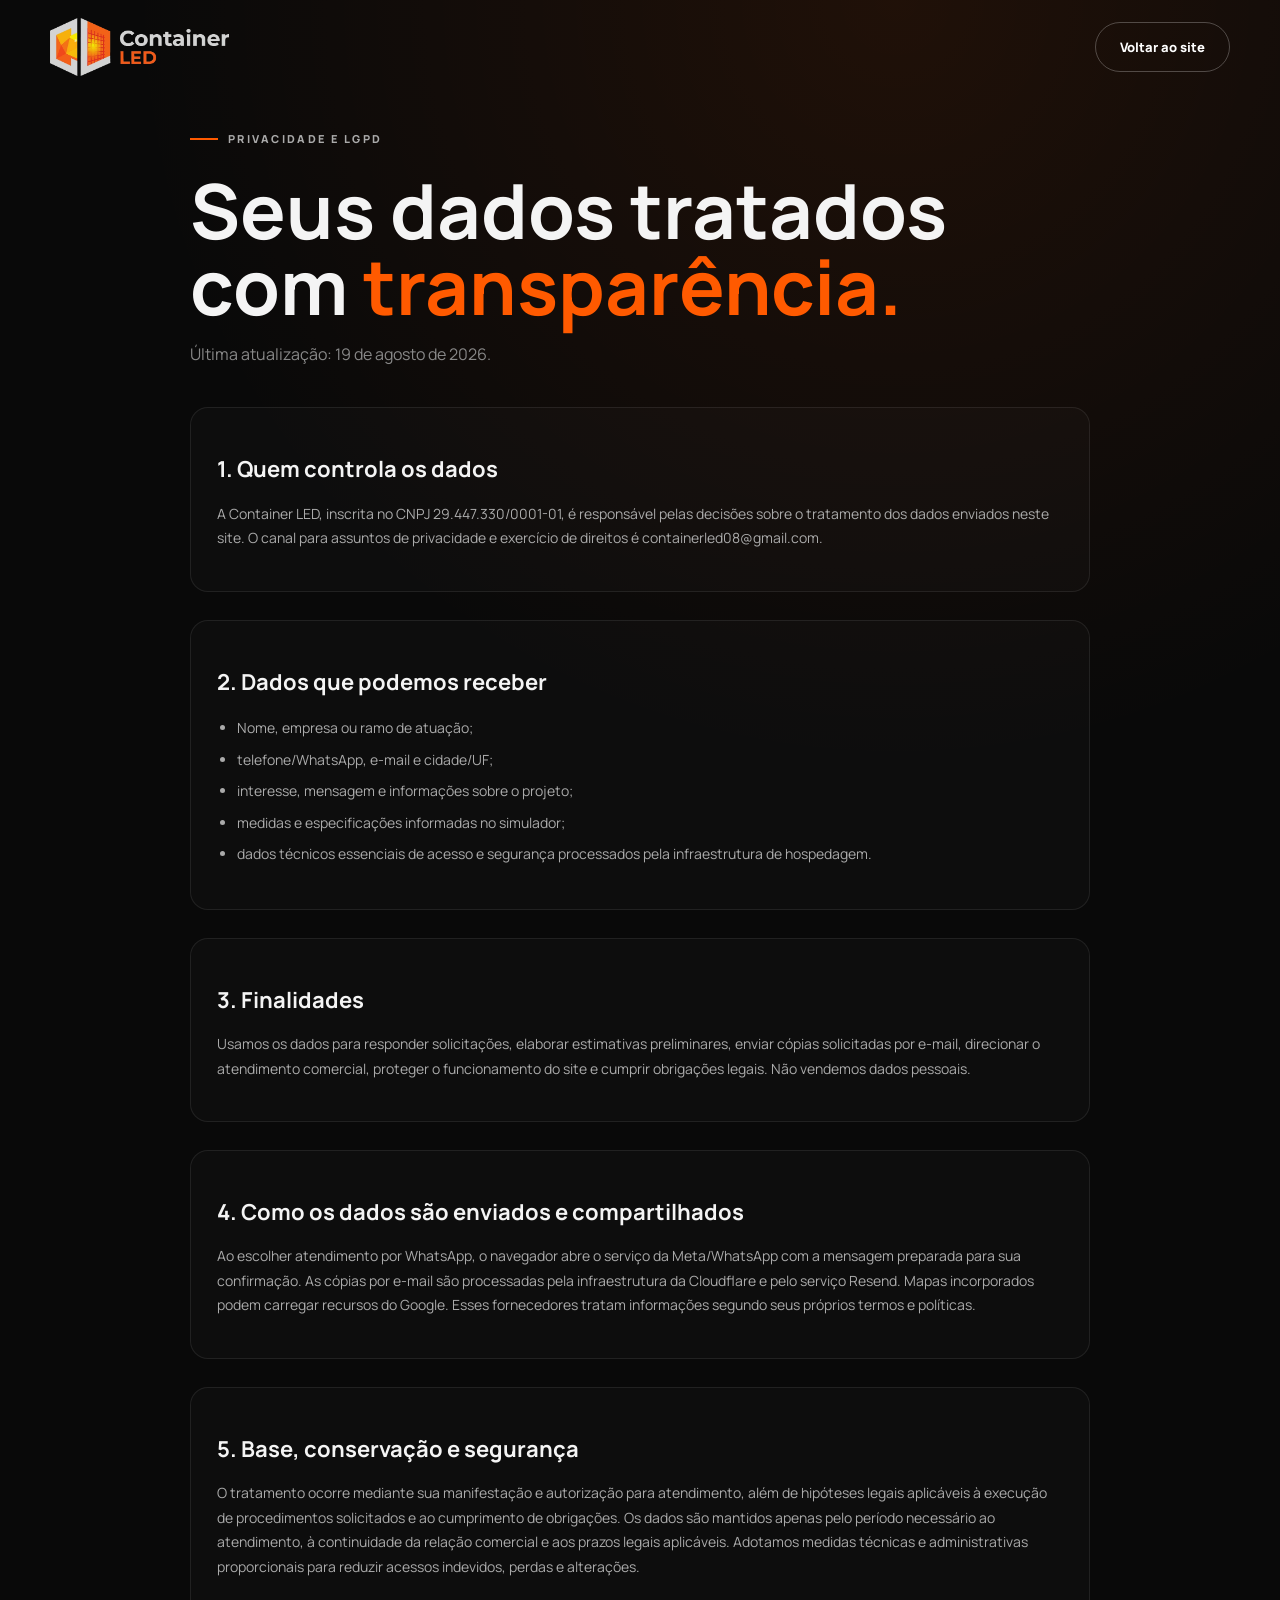
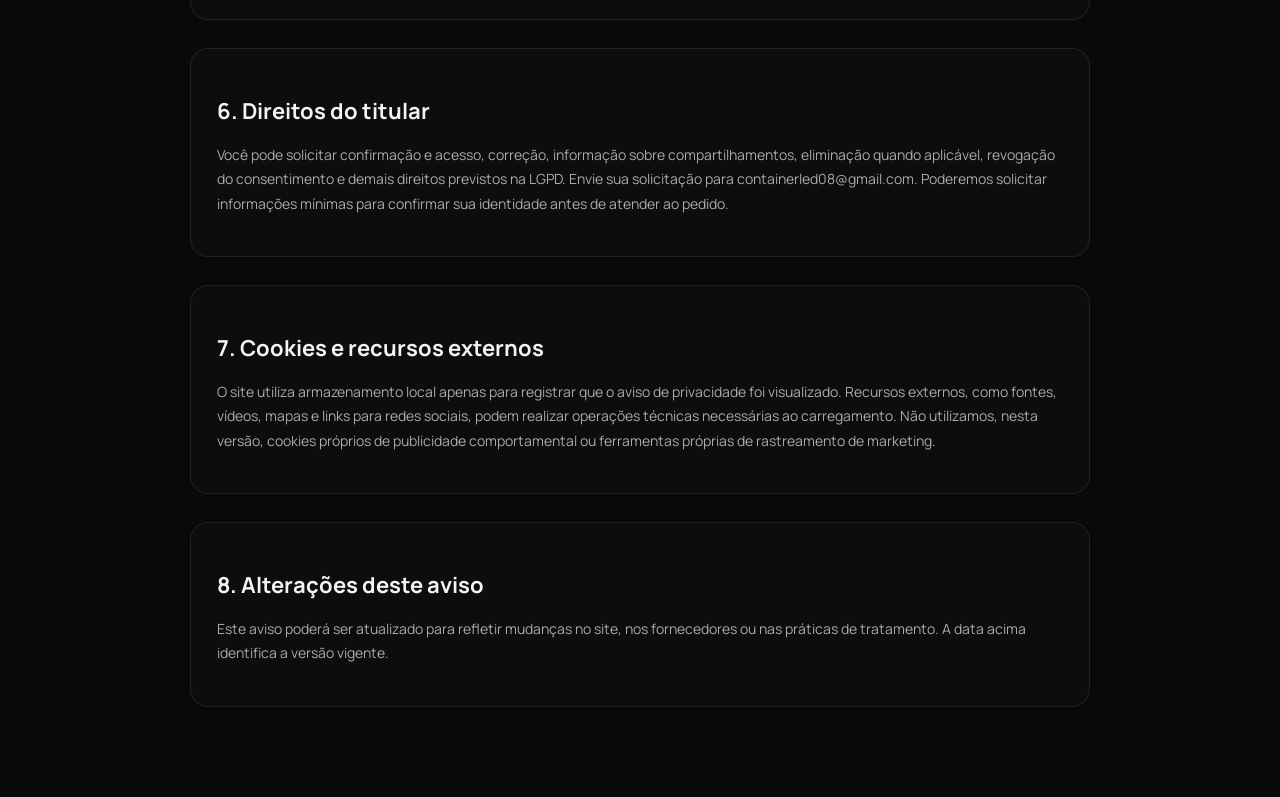
<file: privacidade.html>
<!doctype html>
<html lang="pt-BR"><head><meta charset="utf-8"><meta name="viewport" content="width=device-width,initial-scale=1"><meta name="description" content="Aviso de Privacidade e informações LGPD da Container LED."><meta name="theme-color" content="#090909"><title>Privacidade e LGPD | Container LED</title><link rel="preconnect" href="https://fonts.googleapis.com"><link rel="preconnect" href="https://fonts.gstatic.com" crossorigin><link href="https://fonts.googleapis.com/css2?family=Manrope:wght@400;500;600;700;800&family=Space+Grotesk:wght@500;600;700&display=swap" rel="stylesheet"><link rel="stylesheet" href="styles-v30.css"></head>
<body><header class="site-header"><div class="container nav-wrap"><a class="brand brand-image" href="index.html#inicio" aria-label="Container LED - início"><img src="assets/container-led-logo.webp" alt="Container LED"></a><a class="button button-outline" href="index.html">Voltar ao site</a></div></header>
<main class="legal-page"><div class="container legal-shell"><div class="eyebrow light"><span></span> PRIVACIDADE E LGPD</div><h1>Seus dados tratados com <em>transparência.</em></h1><p class="legal-updated">Última atualização: 19 de agosto de 2026.</p><div class="legal-content">
<section><h2>1. Quem controla os dados</h2><p>A Container LED, inscrita no CNPJ 29.447.330/0001-01, é responsável pelas decisões sobre o tratamento dos dados enviados neste site. O canal para assuntos de privacidade e exercício de direitos é <a href="mailto:containerled08@gmail.com">containerled08@gmail.com</a>.</p></section>
<section><h2>2. Dados que podemos receber</h2><ul><li>Nome, empresa ou ramo de atuação;</li><li>telefone/WhatsApp, e-mail e cidade/UF;</li><li>interesse, mensagem e informações sobre o projeto;</li><li>medidas e especificações informadas no simulador;</li><li>dados técnicos essenciais de acesso e segurança processados pela infraestrutura de hospedagem.</li></ul></section>
<section><h2>3. Finalidades</h2><p>Usamos os dados para responder solicitações, elaborar estimativas preliminares, enviar cópias solicitadas por e-mail, direcionar o atendimento comercial, proteger o funcionamento do site e cumprir obrigações legais. Não vendemos dados pessoais.</p></section>
<section><h2>4. Como os dados são enviados e compartilhados</h2><p>Ao escolher atendimento por WhatsApp, o navegador abre o serviço da Meta/WhatsApp com a mensagem preparada para sua confirmação. As cópias por e-mail são processadas pela infraestrutura da Cloudflare e pelo serviço Resend. Mapas incorporados podem carregar recursos do Google. Esses fornecedores tratam informações segundo seus próprios termos e políticas.</p></section>
<section><h2>5. Base, conservação e segurança</h2><p>O tratamento ocorre mediante sua manifestação e autorização para atendimento, além de hipóteses legais aplicáveis à execução de procedimentos solicitados e ao cumprimento de obrigações. Os dados são mantidos apenas pelo período necessário ao atendimento, à continuidade da relação comercial e aos prazos legais aplicáveis. Adotamos medidas técnicas e administrativas proporcionais para reduzir acessos indevidos, perdas e alterações.</p></section>
<section><h2>6. Direitos do titular</h2><p>Você pode solicitar confirmação e acesso, correção, informação sobre compartilhamentos, eliminação quando aplicável, revogação do consentimento e demais direitos previstos na LGPD. Envie sua solicitação para <a href="mailto:containerled08@gmail.com">containerled08@gmail.com</a>. Poderemos solicitar informações mínimas para confirmar sua identidade antes de atender ao pedido.</p></section>
<section><h2>7. Cookies e recursos externos</h2><p>O site utiliza armazenamento local apenas para registrar que o aviso de privacidade foi visualizado. Recursos externos, como fontes, vídeos, mapas e links para redes sociais, podem realizar operações técnicas necessárias ao carregamento. Não utilizamos, nesta versão, cookies próprios de publicidade comportamental ou ferramentas próprias de rastreamento de marketing.</p></section>
<section><h2>8. Alterações deste aviso</h2><p>Este aviso poderá ser atualizado para refletir mudanças no site, nos fornecedores ou nas práticas de tratamento. A data acima identifica a versão vigente.</p></section>
</div></div></main></body></html>
</file>
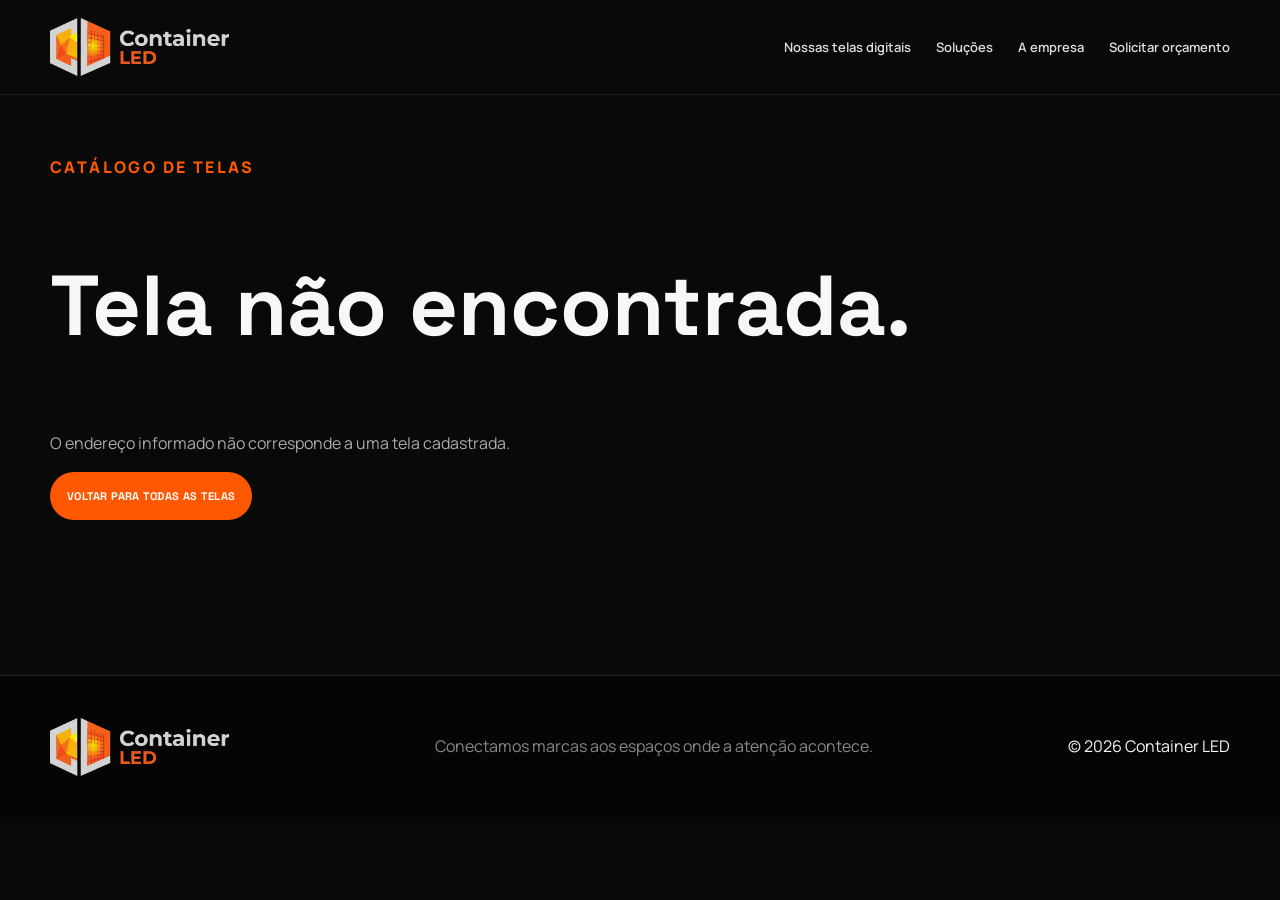
<file: tela-digital.html>
<!doctype html><html lang="pt-BR"><head>
<meta charset="utf-8"><meta name="viewport" content="width=device-width,initial-scale=1">
<title>Tela Digital | Container LED</title><meta name="description" content="Conheça este ponto de tela digital da Container LED.">
<meta name="theme-color" content="#080808"><meta property="og:type" content="website"><meta property="og:site_name" content="Container LED"><meta property="og:image" content="https://container-led-site.pages.dev/assets/painel-rondon.webp">
<link rel="preconnect" href="https://fonts.googleapis.com"><link rel="preconnect" href="https://fonts.gstatic.com" crossorigin>
<link href="https://fonts.googleapis.com/css2?family=Manrope:wght@400;500;600;700;800&family=Space+Grotesk:wght@500;600;700&display=swap" rel="stylesheet">
<link rel="stylesheet" href="/telas-digitais.css"><script src="/telas-data.js" defer></script><script src="/telas-digitais.js" defer></script>
</head><body class="screen-detail-page"><a class="skip-link" href="#conteudo">Ir para o conteúdo</a><header class="site-header catalog-header" id="inicio"><div class="container nav-wrap">
<a class="brand brand-image" href="/" aria-label="Container LED - início"><img src="/assets/container-led-logo.webp" alt="Container LED"></a>
<button class="menu-toggle" aria-label="Abrir menu" aria-expanded="false" aria-controls="menu"><span></span><span></span><span></span></button>
<nav id="menu" class="main-nav" aria-label="Navegação principal"><a href="/telas-digitais" aria-current="page">Nossas telas digitais</a><a href="/#solucoes">Soluções</a><a href="/#empresa">A empresa</a><a class="nav-cta" href="/#orcamento">Solicitar orçamento</a></nav>
</div></header><main id="conteudo"><div id="screen-detail"></div></main><footer class="catalog-footer"><div class="container"><a class="brand brand-image" href="/"><img src="/assets/container-led-logo.webp" alt="Container LED"></a><p>Conectamos marcas aos espaços onde a atenção acontece.</p><span>© <span id="year"></span> Container LED</span></div></footer></body></html>
</file>
<file: styles-v36.css>
@import url("styles-v35.css");

/* Botão flutuante: 120% das dimensões originais */
.whatsapp-float{
  padding:13.2px 19.2px;
  gap:9.6px;
  border-radius:118.8px;
  font-size:14.4px;
}
.whatsapp-float .contact-icon{
  width:24px;
  height:24px;
}

@media(max-width:640px){
  .whatsapp-float{
    padding:12px 15.6px;
    gap:9.6px;
    border-radius:118.8px;
    font-size:14.4px;
    max-width:calc(100vw - 24px);
  }
  .whatsapp-float .contact-icon{
    width:24px;
    height:24px;
  }
}
</file>
<file: telas-digitais.css>
@import url("/styles-v36.css");

.catalog-page,.screen-detail-page{background:#080808;color:#f7f7f5}
.catalog-header{background:#090909;border-bottom:1px solid rgba(255,255,255,.09)}
.catalog-header .brand img{object-fit:contain}
.catalog-hero{position:relative;padding:150px 0 72px;overflow:hidden;background:radial-gradient(circle at 80% 10%,rgba(255,81,0,.16),transparent 34%),linear-gradient(180deg,#090909,#0c0908)}
.catalog-hero:before{content:"";position:absolute;inset:0;background-image:linear-gradient(rgba(255,255,255,.025) 1px,transparent 1px),linear-gradient(90deg,rgba(255,255,255,.025) 1px,transparent 1px);background-size:52px 52px;pointer-events:none}
.catalog-hero .container{position:relative;max-width:1240px}
.catalog-kicker{display:inline-flex;align-items:center;gap:12px;color:#ff5a00;font:700 12px/1.2 "Space Grotesk",sans-serif;letter-spacing:.2em}
.catalog-kicker:before{content:"";width:34px;height:2px;background:#ff5a00}
.catalog-hero h1{max-width:980px;margin:24px 0;font:700 clamp(40px,6.3vw,86px)/.98 "Space Grotesk",sans-serif;letter-spacing:-.045em}
.catalog-hero h1 em{color:#ff5a00;font-style:normal}
.catalog-hero-copy{max-width:800px;font-size:18px;line-height:1.65;color:#b9b9b9}
.catalog-commercial-call{margin-top:22px;color:#fff;font-weight:700}
.catalog-section{padding:74px 0 110px;background:#080808}
.catalog-toolbar{display:flex;justify-content:space-between;align-items:end;gap:20px;margin-bottom:34px}
.catalog-toolbar h2{margin:0;font:700 clamp(28px,4vw,44px)/1.05 "Space Grotesk",sans-serif}
.catalog-toolbar p{margin:0;color:#888}
.screens-grid{display:grid;grid-template-columns:repeat(auto-fit,minmax(min(100%,320px),1fr));gap:24px;align-items:stretch}
.screen-card{min-width:0;display:flex;flex-direction:column;background:#111;border:1px solid #2d2d2d;border-top:3px solid #ff5a00;border-radius:18px;overflow:hidden;transition:transform .25s ease,border-color .25s ease,box-shadow .25s ease}
.screen-card:hover{transform:translateY(-6px);border-color:#ff5a00;box-shadow:0 22px 55px rgba(0,0,0,.42)}
.screen-card-media{position:relative;display:block;aspect-ratio:4/3;background:#090909;overflow:hidden}
.screen-card-media img,.screen-card-media video{width:100%;height:100%;object-fit:cover;transition:transform .45s ease}
.screen-card:hover .screen-card-media img,.screen-card:hover .screen-card-media video{transform:scale(1.035)}
.screen-placeholder{width:100%;height:100%;display:grid;place-items:center;background:radial-gradient(circle at center,rgba(255,83,0,.2),transparent 50%),linear-gradient(135deg,#15100d,#080808);color:#777;font:700 12px "Space Grotesk",sans-serif;letter-spacing:.18em}
.screen-placeholder:before{content:"";position:absolute;width:74px;height:112px;border:2px solid rgba(255,90,0,.45);box-shadow:0 0 35px rgba(255,90,0,.18)}
.screen-status{display:inline-flex;align-items:center;width:max-content;padding:8px 12px;border-radius:999px;text-transform:uppercase;font:800 10px/1 "Space Grotesk",sans-serif;letter-spacing:.1em}
.screen-card-media>.screen-status{position:absolute;top:16px;left:16px}
.screen-status:before{content:"";width:7px;height:7px;margin-right:7px;border-radius:50%;background:currentColor}
.screen-status.is-live{color:#7dffad;background:#073d22;border:1px solid #0b7d42}
.screen-status.is-building{color:#ffd19a;background:#4d2608;border:1px solid #a94d08}
.screen-card-body{display:flex;flex:1;flex-direction:column;padding:24px}
.screen-id{color:#ff5a00;font:800 11px "Space Grotesk",sans-serif;letter-spacing:.18em}
.screen-card h2{margin:10px 0 14px;font:700 25px/1.12 "Space Grotesk",sans-serif}
.screen-card p{margin:0 0 5px;color:#aaa;line-height:1.5}
.screen-card .screen-address{color:#eee;font-weight:700}
.screen-card dl{margin:20px 0 0;padding-top:18px;border-top:1px solid #292929}
.screen-card dt{color:#777;text-transform:uppercase;font-size:10px;letter-spacing:.14em}
.screen-card dd{margin:6px 0 0;color:#fff;font-weight:700}
.screen-card-actions{display:grid;gap:10px;margin-top:auto;padding-top:24px}
.catalog-button{display:inline-flex;min-height:48px;align-items:center;justify-content:center;padding:12px 17px;border-radius:999px;text-align:center;font:800 11px/1.15 "Space Grotesk",sans-serif;letter-spacing:.04em;transition:transform .2s,background .2s,color .2s}
.catalog-button:hover{transform:translateY(-2px)}
.catalog-button-primary{background:#ff5800;color:#fff}
.catalog-button-secondary{border:1px solid #565656;color:#fff}
.catalog-button-secondary:hover{background:#fff;color:#080808}
.catalog-button-disabled{border:1px solid #2b2b2b;color:#5f5f5f;cursor:not-allowed}
.catalog-footer{padding:42px 0;border-top:1px solid #242424;background:#050505}
.catalog-footer .container{display:flex;justify-content:space-between;gap:24px;align-items:center}
.catalog-footer p{color:#888}
.catalog-footer a{color:#fff}

.screen-detail-hero{padding:142px 0 76px;background:radial-gradient(circle at 85% 15%,rgba(255,82,0,.17),transparent 35%),#090909}
.screen-back{display:inline-block;margin-bottom:38px;color:#ff5a00;font-size:12px;font-weight:800;letter-spacing:.09em}
.screen-detail-grid{display:grid;grid-template-columns:minmax(0,.85fr) minmax(360px,1.15fr);gap:64px;align-items:center}
.screen-detail-copy .screen-status{margin:22px 0 0}
.screen-detail-copy h1{margin:24px 0 20px;font:700 clamp(42px,6vw,76px)/.98 "Space Grotesk",sans-serif;letter-spacing:-.04em}
.screen-detail-copy>p{max-width:620px;color:#bbb;font-size:18px;line-height:1.65}
.screen-detail-copy address{margin:25px 0;color:#fff;font-style:normal;line-height:1.7}
.screen-whatsapp{margin-top:10px}
.screen-detail-photo{margin:0;aspect-ratio:4/3;border:2px solid #ff5a00;border-radius:22px;overflow:hidden;background:#0a0a0a;box-shadow:0 25px 70px rgba(255,76,0,.1)}
.screen-detail-photo img,.screen-detail-photo video{width:100%;height:100%;object-fit:cover}
.screen-facts{padding:35px 0;background:#111;border-block:1px solid #282828}
.screen-facts dl{display:grid;grid-template-columns:repeat(auto-fit,minmax(165px,1fr));margin:0}
.screen-facts dl>div{padding:18px 24px;border-left:1px solid #303030}
.screen-facts dl>div:first-child{border-left:0}
.screen-facts dt{color:#858585;text-transform:uppercase;font-size:10px;letter-spacing:.14em}
.screen-facts dd{margin:8px 0 0;color:#fff;font:700 19px "Space Grotesk",sans-serif}
.screen-map-section{padding:90px 0;background:#0a0a0a}
.screen-map-grid{display:grid;grid-template-columns:.75fr 1.25fr;gap:45px;align-items:center}
.screen-map-grid h2{font:700 clamp(32px,4vw,54px)/1 "Space Grotesk",sans-serif}
.screen-map-grid p{color:#aaa;line-height:1.7}
.screen-map-grid iframe{width:100%;min-height:470px;border:0;border-radius:20px}
.screen-location-pending{padding:80px 0;background:#0a0a0a;text-align:center}
.screen-location-pending span{color:#ff5a00;font-size:11px;font-weight:800;letter-spacing:.16em}
.screen-location-pending h2{font:700 40px "Space Grotesk",sans-serif}
.screen-location-pending p{color:#999}
.screen-detail-footer-cta{padding:55px 0;background:#111}
.screen-detail-footer-cta .container{display:flex;justify-content:space-between;align-items:center;gap:25px}
.screen-detail-footer-cta p{font-size:19px;font-weight:700}
.screen-not-found{min-height:75vh;display:grid;align-items:center;padding:150px 0;background:#090909}
.screen-not-found span{color:#ff5a00;font-weight:800;letter-spacing:.15em}
.screen-not-found h1{font:700 clamp(45px,7vw,85px) "Space Grotesk",sans-serif}
.screen-not-found p{color:#aaa}

@media(max-width:960px){
  .catalog-hero{padding-top:125px}
  .screens-grid{grid-template-columns:repeat(2,minmax(0,1fr))}
  .screen-detail-grid,.screen-map-grid{grid-template-columns:1fr}
  .screen-detail-grid{gap:38px}
}
@media(max-width:640px){
  .catalog-hero{padding:112px 0 55px}
  .catalog-hero h1{font-size:42px}
  .catalog-hero-copy{font-size:16px}
  .catalog-section{padding:48px 0 75px}
  .catalog-toolbar{display:block}
  .catalog-toolbar p{margin-top:10px}
  .screens-grid{grid-template-columns:1fr}
  .screen-card h2{font-size:22px}
  .catalog-footer .container,.screen-detail-footer-cta .container{align-items:flex-start;flex-direction:column}
  .screen-detail-hero{padding:112px 0 56px}
  .screen-detail-grid{grid-template-columns:1fr}
  .screen-detail-photo{order:-1}
  .screen-facts dl{grid-template-columns:1fr 1fr}
  .screen-facts dl>div{border:0;border-top:1px solid #303030;padding:16px 12px}
  .screen-map-section{padding:60px 0}
  .screen-map-grid iframe{min-height:390px}
}
@media(max-width:400px){.screen-facts dl{grid-template-columns:1fr}}

.home-all-screens{margin-top:24px}
.other-screens-section{padding:84px 0;background:#080808;border-top:1px solid #232323}
.other-screens-section h2{margin:18px 0 32px;font:700 clamp(32px,4vw,52px)/1 "Space Grotesk",sans-serif}
.other-screens-grid{display:grid;grid-template-columns:repeat(auto-fit,minmax(min(100%,280px),1fr));gap:22px}
.other-screen-card{overflow:hidden;border:1px solid #2d2d2d;border-top:3px solid #ff5a00;border-radius:18px;background:#111}
.other-screen-media{position:relative;display:block;aspect-ratio:16/10;overflow:hidden;background:#090909}
.other-screen-media img,.other-screen-media video{width:100%;height:100%;object-fit:cover;transition:transform .35s ease}
.other-screen-card:hover .other-screen-media img,.other-screen-card:hover .other-screen-media video{transform:scale(1.035)}
.other-screen-media>.screen-status{position:absolute;top:14px;left:14px}
.other-screen-card>div{padding:22px}
.other-screen-card h3{margin:9px 0 8px;font:700 23px/1.1 "Space Grotesk",sans-serif}
.other-screen-card p{margin:0 0 20px;color:#999}
.other-screen-card .catalog-button{width:100%}
@media(max-width:640px){.home-all-screens{width:100%;justify-content:center}.other-screens-section{padding:60px 0}.other-screens-grid{grid-template-columns:1fr}}

.screen-catalog-back{width:max-content;min-height:48px;padding:13px 22px;border:2px solid #ff5a00;background:rgba(255,90,0,.08);color:#ff6a18;box-shadow:0 0 24px rgba(255,80,0,.1)}
.screen-catalog-back:hover{background:#ff5a00;color:#fff;box-shadow:0 10px 30px rgba(255,80,0,.25)}
.screen-catalog-back:focus-visible{outline:3px solid #fff;outline-offset:4px}
.screen-detail-hero .screen-catalog-back{margin-bottom:38px}
.screen-detail-footer-cta .container{justify-content:flex-end}
@media(max-width:960px){
  body.catalog-menu-open{overflow:hidden;touch-action:none}
  .catalog-header .menu-toggle{position:relative;z-index:104}
  .catalog-header .main-nav{width:100vw;max-width:100vw;box-sizing:border-box;overflow-y:auto}
  .catalog-header .main-nav.open{transform:translateX(0)!important}
}
@media(max-width:640px){
  .screen-catalog-back{width:100%;white-space:normal}
  .screen-detail-footer-cta .container{width:100%}
}
</file>
<file: styles.css>
:root{--orange:#ff5a00;--orange-2:#ff7a00;--black:#090909;--charcoal:#111;--ink:#151515;--muted:#6f6f6f;--line:#dedbd6;--paper:#f4f1eb;--white:#fff;--radius:22px;--container:min(1180px,calc(100% - 40px));}
*{box-sizing:border-box}html{scroll-behavior:smooth}body{margin:0;background:var(--paper);color:var(--ink);font-family:Manrope,Arial,sans-serif;line-height:1.6}body.menu-open{overflow:hidden}a{color:inherit;text-decoration:none}button,input,select,textarea{font:inherit}.container{width:var(--container);margin-inline:auto}.skip-link{position:fixed;left:12px;top:-60px;z-index:999;background:#fff;padding:10px 16px}.skip-link:focus{top:12px}.site-header{position:fixed;inset:0 0 auto;z-index:100;padding:18px 0;transition:.3s}.site-header.scrolled{background:rgba(9,9,9,.92);backdrop-filter:blur(16px);padding:11px 0;border-bottom:1px solid #ffffff16}.nav-wrap{display:flex;align-items:center;justify-content:space-between}.brand{display:flex;align-items:center;gap:11px;color:#fff;font-family:"Space Grotesk",sans-serif;font-weight:700;letter-spacing:-.04em;font-size:18px}.brand b{color:var(--orange)}.brand-mark{width:29px;height:24px;display:flex;gap:3px;align-items:flex-end}.brand-mark i{display:block;width:7px;background:var(--orange);transform:skewY(-16deg)}.brand-mark i:nth-child(1){height:16px}.brand-mark i:nth-child(2){height:23px}.brand-mark i:nth-child(3){height:12px}.main-nav{display:flex;gap:25px;align-items:center;color:#ddd;font-size:13px;font-weight:600}.main-nav a:hover{color:#fff}.nav-cta{border:1px solid #ffffff45;padding:10px 16px;border-radius:999px}.menu-toggle{display:none;background:none;border:0;padding:10px}.menu-toggle span{display:block;width:24px;height:2px;background:#fff;margin:5px}.hero{min-height:780px;height:100svh;position:relative;overflow:hidden;background:var(--black);color:#fff;display:flex;align-items:center}.hero:after{content:"";position:absolute;inset:auto 0 0;height:120px;background:linear-gradient(transparent,var(--black))}.hero-grid{position:absolute;inset:0;background-image:linear-gradient(#ffffff08 1px,transparent 1px),linear-gradient(90deg,#ffffff08 1px,transparent 1px);background-size:65px 65px;mask-image:linear-gradient(90deg,#000,transparent 80%)}.hero-orb{position:absolute;width:550px;height:550px;border-radius:50%;filter:blur(100px);background:#e44d001e;right:5%;top:12%}.hero-content{position:relative;z-index:2;padding-top:70px}.eyebrow{font-size:11px;letter-spacing:.22em;font-weight:800;color:#6d6d6d;display:flex;align-items:center;gap:10px;margin-bottom:24px}.eyebrow span{display:inline-block;width:28px;height:2px;background:var(--orange)}.eyebrow.light{color:#aaa}.hero h1,.section-heading h2,.connect-copy h2,.company-copy h2,.brazil-content h2,.quote-copy h2{font-family:"Space Grotesk",sans-serif;line-height:.96;letter-spacing:-.055em;margin:0}.hero h1{font-size:clamp(62px,7.4vw,112px);max-width:820px}.hero h1 em,.section h2 em,.brazil-section h2 em{font-style:normal;color:var(--orange)}.hero-content>p{font-size:18px;color:#aaa;max-width:590px;margin:30px 0}.hero-actions{display:flex;gap:12px;flex-wrap:wrap}.button{display:inline-flex;align-items:center;justify-content:center;gap:18px;border:0;border-radius:999px;padding:14px 24px;font-size:13px;font-weight:800;cursor:pointer;transition:transform .2s,background .2s,color .2s}.button:hover{transform:translateY(-2px)}.button-primary{background:var(--orange);color:#fff}.button-primary:hover{background:var(--orange-2)}.button-ghost{border:1px solid #ffffff30;color:#fff}.button-outline{border:1px solid #ffffff40;color:#fff}.button-dark{background:#111;color:#fff}.hero-stats{display:flex;gap:45px;margin-top:65px}.hero-stats div{display:grid}.hero-stats strong{font:700 22px "Space Grotesk"}.hero-stats span{font-size:11px;color:#777}.hero-panel{position:absolute;z-index:1;right:7%;bottom:0;width:33vw;max-width:460px;transform:perspective(800px) rotateY(-7deg)}.panel-frame{padding:13px;background:#292929;border:2px solid #444;box-shadow:0 0 60px #ff5a002e}.panel-screen{aspect-ratio:2/1;background:radial-gradient(circle at 70% 20%,#ff9b37,#ff5700 40%,#b72900);display:flex;flex-direction:column;justify-content:center;padding:12%;font-family:"Space Grotesk";line-height:.75;overflow:hidden;position:relative}.panel-screen:after{content:"";position:absolute;inset:0;background:repeating-linear-gradient(0deg,#0000 0 3px,#0002 4px)}.panel-screen small{font-size:clamp(12px,1.5vw,22px);letter-spacing:.12em}.panel-screen strong{font-size:clamp(50px,8vw,115px);letter-spacing:-.08em}.panel-screen span{font-size:9px;letter-spacing:.25em}.panel-pole{width:18px;height:38vh;margin:auto;background:linear-gradient(90deg,#222,#777,#222)}.marquee{overflow:hidden;background:var(--orange);color:#fff;padding:13px 0;white-space:nowrap;font:700 12px "Space Grotesk";letter-spacing:.14em}.marquee div{width:max-content;animation:scroll 24s linear infinite}.marquee span{padding:0 28px;color:#190900}@keyframes scroll{to{transform:translateX(-50%)}}.section{padding:120px 0}.section-heading{margin-bottom:55px}.section-heading h2,.connect-copy h2,.company-copy h2,.brazil-content h2,.quote-copy h2{font-size:clamp(45px,6vw,78px)}.section-heading>p{max-width:560px;color:var(--muted);margin:25px 0 0}.split-heading{display:grid;grid-template-columns:1.25fr .75fr;align-items:end;gap:80px}.split-heading>p{margin:0 0 5px}.panel-cards{display:grid;grid-template-columns:1.2fr .8fr .8fr;gap:16px}.location-card{background:#fff;border-radius:var(--radius);overflow:hidden}.card-visual{height:300px;position:relative;overflow:hidden}.location-featured .card-visual{height:370px}.status{position:absolute;top:16px;left:16px;z-index:2;padding:7px 11px;border-radius:99px;font-size:9px;text-transform:uppercase;letter-spacing:.12em;font-weight:800}.status-live{color:#b7ffce;background:#0d2416;border:1px solid #2b6a3d}.status-live:before{content:"";display:inline-block;width:6px;height:6px;border-radius:50%;background:#38df71;margin-right:7px}.status-building{background:#ffebd9;color:#a63c00}.visual-rondon{background:linear-gradient(#17233599,#0a0b0e),linear-gradient(125deg,#34485f,#10131a)}.visual-rondon:after{content:"";position:absolute;left:20%;bottom:0;width:10px;height:44%;background:#4b4b4b}.mock-screen{position:absolute;inset:22% 10% auto 18%;aspect-ratio:2/1;background:var(--orange);color:#fff;display:flex;align-items:center;justify-content:center;font:700 clamp(30px,4vw,64px) "Space Grotesk";letter-spacing:-.08em;box-shadow:0 0 30px #ff5a0066;transform:perspective(500px) rotateY(5deg)}.mock-screen span{color:#1d0900}.dimension{position:absolute;right:14px;bottom:12px;color:#fff;font:600 11px "Space Grotesk";letter-spacing:.1em}.visual-anselmo{background:linear-gradient(#05121cbb,#07131a),#172832}.city-lines{position:absolute;inset:40% 0 0;background:linear-gradient(120deg,transparent 45%,#ffffff12 46% 47%,transparent 48%),repeating-linear-gradient(90deg,#ffffff08 0 2px,transparent 2px 50px)}.mock-screen.small{inset:27% 13% auto;font-size:28px;line-height:.75;display:block;padding:18px}.visual-getulio{background:#e4e0d8}.blueprint{position:absolute;inset:50px 25px 20px;background:repeating-linear-gradient(0deg,#ff5a0018 0 1px,transparent 1px 24px),repeating-linear-gradient(90deg,#ff5a0018 0 1px,transparent 1px 24px);border:1px dashed #ff5a0066;display:grid;place-items:center}.blueprint:before{content:"";width:70%;height:38%;border:2px solid var(--orange);box-shadow:0 60px 0 -28px var(--orange)}.blueprint span{position:absolute;font:700 11px "Space Grotesk";letter-spacing:.2em;color:#9a3b0b}.card-body{padding:22px;display:flex;gap:18px}.card-body h3{margin:0;font:700 20px "Space Grotesk"}.card-body p{font-size:12px;color:var(--muted);margin:8px 0 0}.card-index{color:var(--orange);font:700 10px "Space Grotesk"}.section-cta{border-top:1px solid var(--line);margin-top:35px;padding-top:22px;display:flex;justify-content:space-between;align-items:center}.section-cta p{margin:0;font-weight:700}.text-link{color:var(--orange);font-size:13px;font-weight:800}.connect-section{position:relative;overflow:hidden;background:#0b0b0c;color:#fff}.connect-glow{position:absolute;width:700px;height:700px;right:-120px;top:5%;border-radius:50%;background:#ff5a0018;filter:blur(80px)}.connect-grid{display:grid;grid-template-columns:1fr 1fr;gap:70px;align-items:center}.connect-copy>p{color:#999;max-width:600px;margin:28px 0}.feature-list{display:grid;grid-template-columns:1fr 1fr;border-top:1px solid #ffffff18;margin:35px 0}.feature-list div{display:grid;grid-template-columns:32px 1fr;padding:19px 5px;border-bottom:1px solid #ffffff18}.feature-list b{grid-row:span 2;color:var(--orange);font:600 10px "Space Grotesk"}.feature-list span{font-weight:700;font-size:14px}.feature-list small{color:#777;font-size:10px}.connect-actions{display:flex;gap:10px;flex-wrap:wrap}.connect-visual{height:620px;position:relative;display:grid;place-items:center}.connect-unit{width:330px;height:470px;background:linear-gradient(145deg,#292929,#0c0c0c);border:2px solid #444;border-radius:7px;position:relative;box-shadow:15px 25px 60px #000,0 0 80px #ff5a0020}.connect-unit:before{content:"";position:absolute;inset:80px 25px 140px;background:var(--orange)}.connect-logo{padding:22px;font:700 13px "Space Grotesk"}.connect-logo b{color:var(--orange)}.connect-display{position:absolute;z-index:1;inset:120px 45px auto;color:#fff;font:600 23px "Space Grotesk";line-height:1}.connect-display b{font-size:30px}.connect-bench{position:absolute;left:-70px;right:-70px;bottom:50px;height:18px;background:#444;box-shadow:0 14px 0 #222}.connect-bench:before,.connect-bench:after{content:"";position:absolute;width:12px;height:55px;background:#333;top:15px}.connect-bench:before{left:30px}.connect-bench:after{right:30px}.wifi-rings{position:absolute;right:45px;bottom:110px}.wifi-rings i{position:absolute;right:0;bottom:0;border:2px solid #fff;border-left-color:transparent;border-bottom-color:transparent;border-radius:50%;transform:rotate(-45deg)}.wifi-rings i:nth-child(1){width:20px;height:20px}.wifi-rings i:nth-child(2){width:35px;height:35px}.wifi-rings i:nth-child(3){width:50px;height:50px}.pin{position:absolute;font:700 9px "Space Grotesk";letter-spacing:.15em;color:#aaa}.pin:after{content:"";display:inline-block;width:60px;border-top:1px solid #555;margin-left:10px;vertical-align:middle}.pin-one{top:110px;left:0}.pin-two{bottom:120px;left:0}.pin-three{right:0;top:230px}.pin-three:after{display:none}.solutions-grid{display:grid;grid-template-columns:repeat(4,1fr);border-top:1px solid var(--line);border-left:1px solid var(--line)}.solution-card{min-height:330px;padding:25px;border-right:1px solid var(--line);border-bottom:1px solid var(--line);display:flex;flex-direction:column}.solution-card>span{font:600 10px "Space Grotesk";color:#999}.solution-icon{font-size:42px;color:var(--orange);margin:auto 0}.solution-card h3{font:700 18px "Space Grotesk";margin:0}.solution-card p{font-size:12px;color:var(--muted)}.dark-section{background:#121212;color:#fff}.dark-section .split-heading>p{color:#888}.segments{display:flex;flex-wrap:wrap;gap:10px}.segments span{border:1px solid #ffffff24;border-radius:99px;padding:13px 22px;font:600 13px "Space Grotesk";transition:.2s}.segments span:hover{background:var(--orange);border-color:var(--orange)}.project-gallery{display:grid;grid-template-columns:1.15fr .85fr;grid-template-rows:270px 270px;gap:12px}.project{position:relative;overflow:hidden;border-radius:var(--radius);padding:25px;color:#fff;display:flex;flex-direction:column;justify-content:flex-end;background:#222}.project:before{content:"";position:absolute;inset:0;transition:.5s}.project:hover:before{transform:scale(1.05)}.project>*{position:relative}.project span{font-size:9px;letter-spacing:.2em;color:#ffffffa0}.project strong{font:600 23px "Space Grotesk";line-height:1.1}.project-one{grid-row:span 2}.project-one:before{background:linear-gradient(0deg,#000c,#0001),radial-gradient(circle at 60% 25%,#ff7b1d,#391000 45%,#090909)}.project-two:before{background:linear-gradient(0deg,#000b,#0001),linear-gradient(130deg,#364859,#111 70%)}.project-three:before{background:linear-gradient(0deg,#000b,#0001),repeating-linear-gradient(45deg,#ff5a00 0 12px,#e04400 12px 24px)}.company-section{background:#fff}.company-grid{display:grid;grid-template-columns:.85fr 1.15fr;gap:90px;align-items:center}.company-art{height:580px;background:#0d0d0d;position:relative;overflow:hidden;border-radius:var(--radius)}.big-c{font:700 530px/.86 "Space Grotesk";letter-spacing:-.16em;color:var(--orange);transform:translateX(-55px)}.company-label{position:absolute;right:30px;bottom:25px;color:#fff;font:700 18px/1 "Space Grotesk"}.company-copy>p{color:var(--muted)}.values{display:grid;grid-template-columns:repeat(3,1fr);gap:12px;border-top:1px solid var(--line);margin-top:35px;padding-top:25px}.values div{display:grid}.values strong{font:700 13px "Space Grotesk"}.values span{font-size:10px;color:#999}.brazil-section{background:var(--orange);color:#fff;padding:100px 0;overflow:hidden}.brazil-content{display:grid;grid-template-columns:.7fr 1.3fr;gap:60px;align-items:center}.map-word{font:700 260px/.8 "Space Grotesk";letter-spacing:-.16em;color:#00000025}.brazil-section .eyebrow span{background:#fff}.brazil-section h2 em{color:#221007}.brazil-content p{max-width:570px;color:#ffe3d5}.brazil-section .button-primary{background:#fff;color:#161616}.faq-grid{display:grid;grid-template-columns:.75fr 1.25fr;gap:80px}.accordion details{border-top:1px solid var(--line);padding:22px 0}.accordion details:last-child{border-bottom:1px solid var(--line)}.accordion summary{list-style:none;cursor:pointer;font:600 16px "Space Grotesk";display:flex;justify-content:space-between}.accordion summary::-webkit-details-marker{display:none}.accordion summary span{font-size:22px;color:var(--orange);transition:.2s}.accordion details[open] summary span{transform:rotate(45deg)}.accordion p{color:var(--muted);font-size:13px;max-width:650px}.quote-section{background:#0a0a0a;color:#fff}.quote-grid{display:grid;grid-template-columns:.85fr 1.15fr;gap:85px}.quote-copy>p{color:#888}.direct-contact{display:grid;gap:18px;margin-top:45px}.direct-contact a{display:grid}.direct-contact small{color:#777;letter-spacing:.17em;font-size:9px}.direct-contact strong{font:600 17px "Space Grotesk"}.contact-form{background:#141414;padding:35px;border-radius:var(--radius);border:1px solid #ffffff0e}.form-row{display:grid;grid-template-columns:1fr 1fr;gap:18px}.contact-form label{display:grid;gap:8px;color:#aaa;font-size:10px;font-weight:700;letter-spacing:.1em;text-transform:uppercase;margin-bottom:20px}.contact-form input,.contact-form select,.contact-form textarea{width:100%;background:#0c0c0c;border:1px solid #ffffff18;border-radius:10px;padding:13px;color:#fff;outline:none;text-transform:none;letter-spacing:0}.contact-form input:focus,.contact-form select:focus,.contact-form textarea:focus{border-color:var(--orange)}.submit-button{width:100%}.form-note{text-align:center;color:#555;font-size:9px}.partner-strip{background:var(--orange);padding:35px 0}.partner-strip .container{display:flex;justify-content:space-between;align-items:center}.partner-strip div>div{display:grid}.partner-strip small{font-size:9px;letter-spacing:.18em}.partner-strip strong{font:700 23px "Space Grotesk"}.site-footer{background:#050505;color:#fff;padding:70px 0 25px}.footer-top{display:grid;grid-template-columns:1fr 1fr auto;gap:40px;align-items:start;padding-bottom:65px}.footer-top p{max-width:380px;color:#777;margin:0;font-size:13px}.footer-social{display:grid;gap:10px;font-size:12px}.footer-social a:hover{color:var(--orange)}.footer-bottom{border-top:1px solid #ffffff12;padding-top:22px;display:flex;justify-content:space-between;color:#555;font-size:9px;letter-spacing:.08em}.whatsapp-float{position:fixed;z-index:90;right:20px;bottom:20px;background:#25d366;color:#082d15;border-radius:99px;padding:11px 16px;display:flex;align-items:center;gap:8px;box-shadow:0 8px 30px #0005;font-size:12px}.whatsapp-float span{font-size:20px}.reveal{opacity:0;transform:translateY(24px);transition:opacity .7s,transform .7s}.reveal.visible{opacity:1;transform:none}
@media(max-width:960px){.main-nav{position:fixed;inset:0;background:#0b0b0b;display:flex;flex-direction:column;align-items:flex-start;justify-content:center;padding:45px;gap:22px;font-size:20px;transform:translateX(100%);transition:.35s}.main-nav.open{transform:none}.menu-toggle{display:block;z-index:2}.hero-panel{opacity:.42;width:55vw;right:-12%}.split-heading,.connect-grid,.company-grid,.faq-grid,.quote-grid{grid-template-columns:1fr;gap:45px}.panel-cards{grid-template-columns:1fr 1fr}.location-featured{grid-column:span 2}.solutions-grid{grid-template-columns:1fr 1fr}.company-art{height:440px}.brazil-content{grid-template-columns:1fr}.map-word{display:none}.section{padding:85px 0}}
@media(max-width:640px){:root{--container:min(100% - 28px,1180px)}.hero{min-height:760px}.hero-content{padding-top:40px}.hero h1{font-size:57px}.hero-content>p{font-size:15px}.hero-panel{width:85vw;right:-38%;bottom:-40px}.hero-stats{gap:20px;margin-top:48px}.hero-stats span{max-width:80px}.section-heading h2,.connect-copy h2,.company-copy h2,.brazil-content h2,.quote-copy h2{font-size:43px}.panel-cards{grid-template-columns:1fr}.location-featured{grid-column:auto}.location-featured .card-visual,.card-visual{height:290px}.section-cta{align-items:flex-start;gap:12px;flex-direction:column}.connect-visual{height:470px;transform:scale(.78);margin:-40px}.feature-list{grid-template-columns:1fr}.solutions-grid{grid-template-columns:1fr}.solution-card{min-height:230px}.project-gallery{grid-template-columns:1fr;grid-template-rows:repeat(3,260px)}.project-one{grid-row:auto}.company-art{height:330px}.big-c{font-size:340px}.values{grid-template-columns:1fr}.form-row{grid-template-columns:1fr}.contact-form{padding:22px}.partner-strip .container,.footer-bottom{align-items:flex-start;flex-direction:column;gap:18px}.footer-top{grid-template-columns:1fr}.whatsapp-float b{display:none}.whatsapp-float{padding:10px 14px}.marquee{font-size:10px}}
@media(prefers-reduced-motion:reduce){html{scroll-behavior:auto}*,*:before,*:after{animation:none!important;transition:none!important}.reveal{opacity:1;transform:none}}

/* Identidade e imagens oficiais */
.brand-image{width:190px;height:55px;overflow:hidden;position:relative;flex:0 0 auto}
.brand-image img{position:absolute;width:190px;height:auto;left:0;top:-3px}
.hero-photo{height:82vh;max-width:430px;overflow:hidden;border-radius:10px 10px 0 0;transform:none;box-shadow:0 28px 80px #000c,0 0 45px #ff5a1422}
.hero-photo img{width:100%;height:100%;display:block;object-fit:cover;object-position:center 45%;filter:saturate(1.05) contrast(1.04)}
.hero-photo:after{content:"";position:absolute;inset:0;background:linear-gradient(90deg,#08080866 0%,transparent 45%),linear-gradient(0deg,#080808cc 0%,transparent 34%)}
.hero-photo>span{position:absolute;z-index:2;left:20px;right:20px;bottom:18px;color:#fff;font:800 .72rem/1.2 var(--font);letter-spacing:.11em;text-align:left}
.panel-photo{background:#111;position:relative}
.panel-photo>img{width:100%;height:100%;display:block;object-fit:cover}
.panel-photo:after{content:"";position:absolute;inset:55% 0 0;background:linear-gradient(transparent,#0009)}
.panel-photo .dimension{z-index:2}
.connect-photo{position:relative;overflow:hidden;border-radius:var(--radius);height:620px;border:1px solid #ffffff1c;box-shadow:0 25px 70px #0009}
.connect-photo>img{width:100%;height:100%;display:block;object-fit:cover;object-position:center}
.connect-photo-caption{position:absolute;left:20px;right:20px;bottom:20px;display:flex;gap:7px;flex-wrap:wrap}
.connect-photo-caption span{padding:7px 10px;border-radius:999px;background:#090909d9;border:1px solid #ffffff2b;color:#fff;font-size:.68rem;font-weight:800;letter-spacing:.06em;text-transform:uppercase;backdrop-filter:blur(6px)}
.pdf-showcase{margin:0;background:#050505;border:1px solid #ffffff14;border-radius:18px;overflow:hidden;box-shadow:0 24px 70px #0008}
.pdf-showcase img{display:block;width:100%;height:auto}
.pdf-showcase figcaption{padding:12px 18px;color:var(--muted);font-size:.75rem;text-align:center;border-top:1px solid #ffffff12}
.company-art>img{width:100%;height:100%;object-fit:contain;transform:scale(1.1)}

/* Página de mídia e vendas */
.sales-hero{min-height:88vh;display:grid;place-items:center;padding-top:110px;position:relative;overflow:hidden;color:#fff;background:radial-gradient(circle at 74% 45%,#ff5a1422 0,transparent 35%),#090909}
.sales-hero-grid{display:grid;grid-template-columns:1.05fr .72fr;align-items:center;gap:60px}
.sales-hero h1{font-size:clamp(3.6rem,6.3vw,6.4rem);max-width:850px;color:#fff}
.sales-hero p{color:#aaa}
.sales-hero-media{height:580px;border-radius:18px;overflow:hidden;box-shadow:0 30px 90px #000b;border:1px solid #ff5a1440;transform:rotate(1.5deg)}
.sales-hero-media img{width:100%;height:100%;display:block;object-fit:cover;object-position:center}
.sales-actions{display:flex;gap:10px;flex-wrap:wrap;margin-top:26px}
.sales-proof{margin-top:-36px;position:relative;z-index:3}
.proof-grid{display:grid;grid-template-columns:repeat(3,1fr);background:#121212;border:1px solid #ffffff14;border-radius:16px;box-shadow:0 20px 60px #0009}
.proof-item{padding:30px;border-right:1px solid #ffffff12}
.proof-item:last-child{border-right:0}
.proof-item strong{display:block;color:var(--orange);font-size:clamp(2rem,4vw,3.5rem);line-height:1}
.proof-item span{display:block;color:#fff;margin-top:8px;font-weight:700}
.media-card-copy{padding:26px}
.media-card-copy .panel-number{position:static;display:block;margin-bottom:12px}
.media-card-copy h3{font-size:1.65rem}
.media-card-copy p{color:var(--muted);margin-top:8px}
.media-card-copy ul{list-style:none;margin-top:18px;display:grid;gap:8px;color:#ddd;font-size:.9rem}
.media-card-copy li:before{content:"✓";color:var(--orange);font-weight:900;margin-right:9px}
.media-card-image{height:390px;overflow:hidden}
.media-card-image img{width:100%;height:100%;object-fit:cover;display:block;transition:transform .45s ease}
.panel-card:hover .media-card-image img{transform:scale(1.035)}
.benefit-grid{display:grid;grid-template-columns:repeat(4,1fr);gap:10px}
.benefit-card{background:#121212;border:1px solid #ffffff12;border-radius:14px;padding:28px;min-height:210px}
.benefit-card .icon{font-size:1.6rem;color:var(--orange);margin-bottom:26px}
.benefit-card h3{font-size:1.08rem;margin-bottom:9px}
.benefit-card p{color:var(--muted);font-size:.85rem}
.sales-banner{display:grid;grid-template-columns:1fr .72fr;align-items:center;gap:50px;background:linear-gradient(120deg,#151515,#0c0c0c);border:1px solid #ffffff12;border-radius:20px;overflow:hidden}
.sales-banner-copy{padding:55px}
.sales-banner-copy h2{font-size:clamp(2.6rem,5vw,5rem)}
.sales-banner-copy p{color:var(--muted);max-width:630px;margin:18px 0 25px}
.sales-banner img{width:100%;height:540px;object-fit:cover;display:block}

@media(max-width:960px){.hero-photo{width:44vw;right:-5%;opacity:.48}.brand-image{width:165px}.brand-image img{width:165px;top:-2px}.sales-hero-grid,.sales-banner{grid-template-columns:1fr}.sales-hero-media{height:500px}.sales-proof{margin-top:24px}.benefit-grid{grid-template-columns:repeat(2,1fr)}.sales-banner img{height:430px}}
@media(max-width:640px){.hero-panel.hero-photo{width:68vw;right:-24%;height:58vh;bottom:0}.connect-visual.connect-photo{height:440px;transform:none;margin:0}.pdf-showcase{border-radius:12px}.brand-image{width:155px;height:48px}.brand-image img{width:155px;top:-1px}.sales-hero{padding-top:92px}.sales-hero-grid{gap:28px}.sales-hero h1{font-size:clamp(3.2rem,18vw,5.5rem)}.sales-hero-media{height:420px}.proof-grid{grid-template-columns:1fr}.proof-item{border-right:0;border-bottom:1px solid #ffffff12}.proof-item:last-child{border-bottom:0}.benefit-grid{grid-template-columns:1fr}.sales-banner-copy{padding:34px 24px}.sales-banner img{height:360px}.media-card-image{height:340px}}


/* Ajustes incrementais: mapas, simulador e Instagram */
.hero-photo{border:3px solid var(--orange);box-shadow:0 28px 80px #000c,0 0 0 4px #ff5a0030,0 0 52px #ff5a0060}
.map-toggle{margin-top:14px;padding:0;background:none;border:0;color:var(--orange);font-size:11px;font-weight:800;cursor:pointer;text-align:left}
.map-toggle span{display:inline-block;margin-left:6px;font-size:16px;transition:transform .2s}
.map-toggle[aria-expanded="true"] span{transform:rotate(45deg)}
.map-drawer{margin:0 22px 22px;padding:16px;border:1px solid #ff5a0045;border-radius:12px;background:#f7f3ed;display:grid;gap:3px}
.map-drawer[hidden]{display:none}
.map-drawer strong{font:700 12px "Space Grotesk",sans-serif}.map-drawer span{font-size:11px;color:var(--muted)}.map-drawer a{margin-top:8px;color:var(--orange);font-size:11px;font-weight:800}
.countdown-visual{display:grid;place-items:center;align-content:center;gap:18px;background:radial-gradient(circle at 50% 44%,#ff6a201f,transparent 34%),linear-gradient(145deg,#191919,#080808);color:#fff}
.countdown-visual>strong{font:700 12px "Space Grotesk",sans-serif;letter-spacing:.22em;color:#ffb285}
.hourglass{width:68px;height:88px;position:relative;border-top:7px solid var(--orange);border-bottom:7px solid var(--orange)}
.hourglass:before,.hourglass:after{content:"";position:absolute;left:8px;right:8px;height:35px;background:linear-gradient(135deg,transparent 48%,#ff6a20 49% 51%,transparent 52%),linear-gradient(45deg,transparent 48%,#ff6a20 49% 51%,transparent 52%)}
.hourglass:before{top:3px}.hourglass:after{bottom:3px;transform:rotate(180deg)}
.hourglass i{position:absolute;width:8px;height:8px;border-radius:50%;background:#fff;left:30px;top:34px;box-shadow:0 0 18px #ff5a00;animation:hourglassDrop 1.5s ease-in infinite}
@keyframes hourglassDrop{0%{transform:translateY(-10px);opacity:0}30%,70%{opacity:1}100%{transform:translateY(18px);opacity:0}}
.simulator-section{background:#0b0b0c;color:#fff}
.simulator-grid{display:grid;grid-template-columns:.85fr 1.15fr;gap:70px;align-items:start}
.simulator-copy h2,.instagram-copy h2{font-family:"Space Grotesk",sans-serif;font-size:clamp(42px,5.2vw,76px);line-height:.96;letter-spacing:-.055em;margin:0}
.simulator-copy h2 em,.instagram-copy h2 em{font-style:normal;color:var(--orange)}
.simulator-copy>p,.instagram-copy>p{color:#999;max-width:560px;margin:25px 0}
.simulator-copy ul{list-style:none;padding:0;margin:28px 0 0;display:grid;gap:10px;color:#ddd;font-size:13px}.simulator-copy li:before{content:"✓";color:var(--orange);margin-right:10px;font-weight:900}
.simulator-card{background:#151515;border:1px solid #ffffff18;border-radius:var(--radius);padding:28px;display:grid;gap:18px}
.simulator-card label{display:grid;gap:8px;color:#bbb;font-size:10px;font-weight:800;letter-spacing:.08em;text-transform:uppercase}
.simulator-card input,.simulator-card select{width:100%;border:1px solid #ffffff1d;background:#0b0b0b;color:#fff;border-radius:10px;padding:13px}
.simulator-result{padding:22px;border-radius:14px;background:#0b0b0b;border:1px solid #ff5a0042}
.simulator-result>small{color:var(--orange);font-weight:800;letter-spacing:.15em}
.result-grid{display:grid;grid-template-columns:repeat(2,1fr);gap:12px;margin:18px 0}.result-grid div{padding:14px;background:#151515;border-radius:10px}.result-grid strong,.result-grid span{display:block}.result-grid strong{font:700 18px "Space Grotesk",sans-serif}.result-grid span{font-size:10px;color:#888}
.simulator-result>p{font-size:10px;color:#777;margin:14px 0 0}
.instagram-section{background:#111;color:#fff}
.instagram-shell{display:grid;grid-template-columns:.8fr 1.2fr;gap:55px;align-items:center}
.instagram-collage{min-height:480px;display:grid;grid-template-columns:1.15fr .85fr;grid-template-rows:1fr 1fr;gap:8px;position:relative}
.instagram-collage img{width:100%;height:100%;object-fit:cover;border-radius:12px;min-height:0}
.instagram-collage img:first-child{grid-row:1/3}
.instagram-collage span{position:absolute;right:15px;bottom:15px;background:#090909dd;border:1px solid #ffffff22;border-radius:999px;padding:9px 13px;color:#fff;font-size:11px;font-weight:800}
@media(max-width:960px){.simulator-grid,.instagram-shell{grid-template-columns:1fr}.instagram-collage{min-height:420px}}
@media(max-width:640px){.simulator-card{padding:20px}.result-grid{grid-template-columns:1fr}.instagram-collage{min-height:360px}.panel-cards{grid-template-columns:1fr}.location-featured .card-visual,.card-visual{height:390px}}


/* Escolha de painéis e páginas individuais */
.two-panel-grid{grid-template-columns:repeat(2,minmax(0,1fr));gap:22px}
.two-panel-grid .card-visual{height:500px}
.panel-choice{display:block;color:inherit;transition:transform .25s ease,box-shadow .25s ease}
.panel-choice:hover{transform:translateY(-6px);box-shadow:0 24px 55px #2413061f}
.panel-choice:focus-visible{outline:3px solid var(--orange);outline-offset:5px}
.panel-choice .card-body{min-height:170px}
.panel-choice .card-body>div{display:flex;flex-direction:column;align-items:flex-start}
.panel-open{display:inline-flex;align-items:center;gap:8px;margin-top:auto;padding-top:18px;color:var(--orange);font-size:12px;font-weight:800}
.panel-open b{transition:transform .2s}.panel-choice:hover .panel-open b{transform:translateX(5px)}
.panel-detail-page{background:#090909;color:#fff}
.panel-detail-page .site-header{background:rgba(9,9,9,.94);border-bottom:1px solid #ffffff12}
.panel-detail-hero{min-height:820px;padding:150px 0 90px;position:relative;overflow:hidden;background:radial-gradient(circle at 82% 26%,#ff5a0026,transparent 34%),#090909}
.panel-detail-hero:before{content:"";position:absolute;inset:0;background-image:linear-gradient(#ffffff08 1px,transparent 1px),linear-gradient(90deg,#ffffff08 1px,transparent 1px);background-size:65px 65px;mask-image:linear-gradient(90deg,#000,transparent)}
.panel-detail-grid{position:relative;display:grid;grid-template-columns:.88fr .72fr;gap:70px;align-items:center}
.panel-detail-copy h1{font:700 clamp(58px,7vw,104px)/.92 "Space Grotesk",sans-serif;letter-spacing:-.06em;margin:0}
.panel-detail-copy h1 em{display:block;color:var(--orange);font-style:normal}
.panel-detail-copy>p{color:#aaa;font-size:17px;max-width:600px;margin:28px 0}
.panel-detail-actions{display:flex;gap:12px;flex-wrap:wrap}
.panel-back{display:inline-flex;margin-top:30px;color:#8c8c8c;font-size:12px;font-weight:700}.panel-back:hover{color:#fff}
.panel-detail-photo{height:650px;margin:0;border:3px solid var(--orange);border-radius:18px;overflow:hidden;box-shadow:0 30px 90px #000c,0 0 50px #ff5a0040}
.panel-detail-photo img{width:100%;height:100%;display:block;object-fit:cover}
.panel-facts{background:#111;border-top:1px solid #ffffff12;border-bottom:1px solid #ffffff12}
.panel-facts-grid{display:grid;grid-template-columns:repeat(4,1fr)}
.panel-fact{padding:32px 25px;border-right:1px solid #ffffff12}.panel-fact:last-child{border-right:0}
.panel-fact small{display:block;color:#777;font-size:9px;font-weight:800;letter-spacing:.16em;text-transform:uppercase}
.panel-fact strong{display:block;margin-top:8px;color:#fff;font:700 clamp(20px,2.4vw,32px) "Space Grotesk",sans-serif}
.panel-location-section{padding:110px 0;background:var(--paper);color:var(--ink)}
.panel-location-grid{display:grid;grid-template-columns:.72fr 1.28fr;gap:55px;align-items:stretch}
.panel-location-copy{padding:25px 0}.panel-location-copy h2{font:700 clamp(42px,5vw,72px)/.96 "Space Grotesk",sans-serif;letter-spacing:-.055em;margin:0}
.panel-location-copy h2 em{display:block;color:var(--orange);font-style:normal}
.panel-address{margin:28px 0;padding:20px;border-left:3px solid var(--orange);background:#fff;border-radius:0 12px 12px 0}
.panel-address strong,.panel-address span{display:block}.panel-address span{color:var(--muted);font-size:13px;margin-top:4px}
.panel-map{min-height:540px;border-radius:20px;overflow:hidden;border:1px solid var(--line);box-shadow:0 25px 60px #2711001a;background:#ddd}
.panel-map iframe{width:100%;height:100%;min-height:540px;border:0;display:block}
.panel-detail-info{padding:110px 0;background:#0d0d0e}
.panel-detail-info-grid{display:grid;grid-template-columns:.8fr 1.2fr;gap:65px;align-items:start}
.panel-detail-info h2{font:700 clamp(42px,5vw,72px)/.96 "Space Grotesk",sans-serif;letter-spacing:-.055em;margin:0}
.panel-benefits{display:grid;grid-template-columns:1fr 1fr;gap:12px}
.panel-benefit{padding:25px;border:1px solid #ffffff12;border-radius:14px;background:#151515}
.panel-benefit b{display:block;color:var(--orange);font-size:11px;letter-spacing:.12em}.panel-benefit strong{display:block;margin:13px 0 7px;font:700 18px "Space Grotesk",sans-serif}.panel-benefit p{margin:0;color:#888;font-size:12px}
.panel-detail-cta{padding:80px 0;background:var(--orange);color:#fff}.panel-detail-cta .container{display:flex;align-items:center;justify-content:space-between;gap:30px}.panel-detail-cta h2{font:700 clamp(36px,5vw,65px)/.95 "Space Grotesk",sans-serif;letter-spacing:-.05em;margin:0}.panel-detail-cta p{margin:12px 0 0;color:#fffbe9}
@media(max-width:960px){.two-panel-grid{grid-template-columns:1fr}.two-panel-grid .card-visual{height:560px}.panel-detail-grid,.panel-location-grid,.panel-detail-info-grid{grid-template-columns:1fr}.panel-detail-photo{height:620px;max-width:620px}.panel-facts-grid{grid-template-columns:repeat(2,1fr)}.panel-fact:nth-child(2){border-right:0}.panel-fact:nth-child(-n+2){border-bottom:1px solid #ffffff12}}
@media(max-width:640px){.two-panel-grid .card-visual{height:430px}.panel-detail-hero{padding:125px 0 65px;min-height:auto}.panel-detail-photo{height:520px}.panel-detail-copy h1{font-size:clamp(48px,16vw,72px)}.panel-facts-grid{grid-template-columns:1fr}.panel-fact{border-right:0;border-bottom:1px solid #ffffff12}.panel-location-section,.panel-detail-info{padding:75px 0}.panel-map,.panel-map iframe{min-height:420px}.panel-benefits{grid-template-columns:1fr}.panel-detail-cta .container{align-items:flex-start;flex-direction:column}}


/* Navegação entre os painéis e ficha técnica ampliada */
.panel-facts-grid{grid-template-columns:repeat(4,1fr)}
.panel-fact-resolution strong{font-size:clamp(15px,1.65vw,22px);white-space:nowrap}
.panel-fact-resolution span{display:block;margin-top:5px;color:var(--orange);font-size:11px;font-weight:800}
.panel-detail-copy strong,.panel-location-copy strong{color:inherit}
.panel-switcher{padding:0 0 100px;background:var(--paper);color:var(--ink)}
.panel-switcher-shell{padding:42px;background:#0b0b0c;border-radius:20px;box-shadow:0 25px 65px #1e0d001c}
.panel-switcher-head{display:flex;align-items:flex-end;justify-content:space-between;gap:30px;margin-bottom:25px}
.panel-switcher-head .eyebrow{margin-bottom:14px}.panel-switcher-head h2{margin:0;max-width:700px;color:#fff;font:700 11px/1.4 "Space Grotesk",sans-serif;letter-spacing:.08em}
.panel-switcher-head>a{color:var(--orange);font-size:12px;font-weight:800;white-space:nowrap}
.panel-switch-grid{display:grid;grid-template-columns:repeat(2,1fr);gap:14px}
.panel-switch-card{min-height:185px;padding:26px;display:flex;gap:20px;background:#fff;border:3px solid transparent;border-radius:14px;color:var(--ink);transition:.2s}
.panel-switch-card:hover{transform:translateY(-3px);border-color:#ff5a0066}
.panel-switch-card.is-active{border-color:var(--orange);box-shadow:0 0 0 4px #ff5a0026}
.panel-switch-card:focus-visible{outline:3px solid #fff;outline-offset:4px}
.panel-switch-number{color:var(--orange);font:800 11px "Space Grotesk",sans-serif}
.panel-switch-card h3{margin:0;font:700 20px "Space Grotesk",sans-serif}.panel-switch-card p{margin:10px 0;color:var(--muted);font-size:12px}.panel-switch-card b{display:block;margin-top:20px;color:var(--orange);font-size:11px}
@media(max-width:1100px){.panel-facts-grid{grid-template-columns:repeat(3,1fr)}.panel-fact:nth-child(3){border-right:0}.panel-fact:nth-child(-n+3){border-bottom:1px solid #ffffff12}}
@media(max-width:760px){.panel-switcher-shell{padding:25px}.panel-switcher-head{align-items:flex-start;flex-direction:column}.panel-switch-grid{grid-template-columns:1fr}.panel-facts-grid{grid-template-columns:1fr}.panel-fact{border-right:0;border-bottom:1px solid #ffffff12}.panel-fact-resolution strong{white-space:normal}}


/* Grade de seis soluções baseada na página 11 do portfólio */
.solutions-grid-section{background:#050505;color:#fff}
.solutions-grid-heading{text-align:center;margin-bottom:48px}
.solutions-grid-heading h2{margin:0;color:var(--orange);font:800 clamp(42px,5.4vw,68px)/1 "Space Grotesk",sans-serif;letter-spacing:-.045em;text-transform:uppercase}
.solutions-six-grid{display:grid;grid-template-columns:repeat(3,minmax(0,1fr));gap:34px 22px}
.solution-six-card{border-top:3px solid var(--orange);padding-top:16px}
.solution-six-card img{display:block;width:100%;aspect-ratio:1.88/1;object-fit:cover;border:1px solid #ffffff24}
.solution-six-card h3{margin:13px 0 5px;color:#fff;font:800 clamp(17px,1.6vw,22px)/1.15 "Space Grotesk",sans-serif;letter-spacing:-.02em}
.solution-six-card p{margin:0;color:#d1d1d1;font-size:13px;line-height:1.45}
@media(max-width:900px){.solutions-six-grid{grid-template-columns:repeat(2,minmax(0,1fr))}}
@media(max-width:600px){.solutions-grid-heading{margin-bottom:34px}.solutions-six-grid{grid-template-columns:1fr;gap:30px}.solution-six-card h3{font-size:20px}}


/* Simulador Container LED — captação e resultado técnico */
.simulator-v2-section{background:#07080b;color:#fff;position:relative;overflow:hidden}
.simulator-v2-section:before{content:"";position:absolute;inset:0;background-image:radial-gradient(circle,#ff5a0038 1px,transparent 1.5px);background-size:8px 8px;mask-image:linear-gradient(90deg,transparent,#000 12%,#000 88%,transparent);opacity:.45}
.simulator-v2-section .container{position:relative}
.simulator-access{display:grid;grid-template-columns:1fr 1.08fr;min-height:650px;border:1px solid #ff5a0040;border-radius:22px;overflow:hidden;background:#111116;box-shadow:0 30px 100px #000a}
.simulator-access-copy{padding:64px 48px;display:flex;flex-direction:column;justify-content:center;background:linear-gradient(145deg,#171214,#0e0e12)}
.simulator-badge{display:flex;align-items:center;gap:9px;color:#ff8b35;font-size:11px;font-weight:900;letter-spacing:.22em}
.simulator-badge span{width:7px;height:7px;border-radius:50%;background:var(--orange);box-shadow:0 0 16px var(--orange)}
.simulator-access-copy h2,.simulator-workspace-heading h2{margin:17px 0 26px;font:800 clamp(38px,4.7vw,66px)/.98 "Space Grotesk",sans-serif;letter-spacing:-.05em}
.simulator-access-copy h2 em,.simulator-workspace-heading h2 em{color:var(--orange);font-style:normal}
.simulator-access-copy>p{max-width:520px;color:#a6adbd;font-size:17px}
.simulator-access-copy ul{list-style:none;padding:0;margin:26px 0 0;display:grid;gap:10px;color:#ddd;font-size:13px}
.simulator-access-copy li:before{content:"✓";color:var(--orange);font-weight:900;margin-right:10px}
.simulator-lead-form{padding:38px;background:#0d0e13;border-left:1px solid #ffffff13}
.simulator-form-intro{display:grid;margin-bottom:22px}.simulator-form-intro strong{font-size:16px}.simulator-form-intro span{color:#9aa3b6}
.simulator-lead-form label,.simulator-controls label{display:grid;gap:8px;margin-bottom:16px;color:#9aa3b6;font-size:11px;font-weight:800;letter-spacing:.12em;text-transform:uppercase}
.simulator-lead-form input,.simulator-controls input,.simulator-controls select{width:100%;padding:14px 16px;border:1px solid #ffffff20;border-radius:10px;background:#15171e;color:#fff;outline:none}
.simulator-lead-form input:focus,.simulator-controls input:focus,.simulator-controls select:focus{border-color:var(--orange);box-shadow:0 0 0 3px #ff5a0018}
.simulator-lead-form .form-row,.simulator-controls .form-row{gap:12px}
.simulator-lead-form .simulator-consent{display:flex;grid-template-columns:none;align-items:flex-start;gap:9px;text-transform:none;letter-spacing:0;font-weight:500;font-size:11px}
.simulator-consent input{width:15px;margin-top:2px;accent-color:var(--orange)}
.simulator-security{display:flex;justify-content:center;gap:16px;flex-wrap:wrap;color:#606675;font-size:9px;margin-top:13px}
.simulator-workspace[hidden],.simulator-access[hidden]{display:none}
.simulator-workspace{background:#101116;border:1px solid #ffffff16;border-radius:22px;padding:42px;box-shadow:0 30px 100px #0009}
.simulator-workspace-heading{display:flex;align-items:flex-end;justify-content:space-between;gap:20px;margin-bottom:28px}
.simulator-workspace-heading h2{font-size:clamp(40px,5vw,64px);margin-bottom:0}
.simulator-reset{background:none;border:1px solid #ffffff28;border-radius:999px;padding:10px 16px;color:#ccc;cursor:pointer}
.simulator-builder{display:grid;grid-template-columns:.78fr 1.22fr;gap:22px}
.simulator-controls,.simulator-preview-result{background:#0a0b0f;border:1px solid #ffffff12;border-radius:16px;padding:26px}
.led-preview-wrap{min-height:260px;display:grid;place-items:center;padding:22px;background:radial-gradient(circle,#ff5a0020,transparent 60%),#050505;border-radius:12px}
.led-preview{width:min(100%,430px);aspect-ratio:2/1;display:flex;flex-direction:column;align-items:center;justify-content:center;background:linear-gradient(135deg,#ff7a00,#ff4800 52%,#180700);border:8px solid #242424;box-shadow:0 0 0 2px #555,0 0 45px #ff5a0048;transition:.3s}
.led-preview.portrait{max-width:210px}.led-preview span{font:700 12px "Space Grotesk";letter-spacing:.28em}.led-preview strong{font:900 clamp(38px,6vw,70px)/.85 "Space Grotesk"}.led-preview small{margin-top:14px;font-weight:800}
.simulator-preview-result .simulator-result{display:block;margin-top:18px}
.result-grid-v2{grid-template-columns:repeat(3,1fr)}
.result-grid-v2 div{min-width:0}.result-grid-v2 strong{font-size:clamp(16px,1.7vw,22px)}
.simulator-disclaimer{color:#717887;font-size:10px}
.simulator-preview-result .button{width:100%}
.simulator-email-link{display:block;text-align:center;color:var(--orange);font-size:11px;font-weight:800;margin-top:13px}
.simulator-test-note{display:block;text-align:center;color:#5f6470;margin-top:12px}
@media(max-width:960px){.simulator-access,.simulator-builder{grid-template-columns:1fr}.simulator-lead-form{border-left:0;border-top:1px solid #ffffff13}.result-grid-v2{grid-template-columns:repeat(2,1fr)}}
@media(max-width:640px){.simulator-access-copy,.simulator-lead-form,.simulator-workspace{padding:26px 20px}.simulator-workspace-heading{align-items:flex-start;flex-direction:column}.simulator-builder{gap:14px}.simulator-controls,.simulator-preview-result{padding:18px}.result-grid-v2{grid-template-columns:1fr 1fr}.simulator-security{justify-content:flex-start}}


/* Identificação visual dos campos obrigatórios do simulador */
.simulator-lead-form .field-label{display:flex;align-items:center;justify-content:space-between;gap:10px}
.simulator-lead-form .field-label b{color:#ff8b5e;background:#ff5a0018;border:1px solid #ff5a0050;border-radius:99px;padding:3px 7px;font-size:8px;letter-spacing:.12em}
.simulator-lead-form .field-label i{color:#666d7a;font-style:normal;font-size:8px;letter-spacing:.12em}
.simulator-lead-form .required-field input:invalid{border-color:#ff5a0068}
.simulator-lead-form .required-field input:valid{border-color:#35c96c65}


/* Soluções em vídeo — oito aplicações em formato vertical */
.solutions-video-section{background:
  radial-gradient(circle at 50% 0,#ff5a0012,transparent 34%),
  #050505;color:#fff;overflow:hidden}
.solutions-video-section .container{width:min(1380px,calc(100% - 40px))}
.solutions-video-section .solutions-grid-heading{max-width:780px;margin:0 auto 54px}
.solutions-video-section .solutions-grid-heading h2{margin:13px 0 16px}
.solutions-video-section .solutions-grid-heading>p{margin:0 auto;max-width:650px;color:#aaa;font-size:15px;line-height:1.65}
.solutions-kicker{justify-content:center;color:#aaa}
.solutions-kicker span{background:var(--orange)}
.solutions-video-grid{display:grid;grid-template-columns:repeat(4,minmax(0,1fr));gap:34px 18px}
.solution-video-card{min-width:0;background:#0b0b0b;border:1px solid #ffffff17;border-top:3px solid var(--orange);overflow:hidden;transition:transform .28s ease,border-color .28s ease,box-shadow .28s ease}
.solution-video-card:hover{transform:translateY(-5px);border-color:#ff5a0066;box-shadow:0 24px 58px #0009}
.solution-video-media{position:relative;aspect-ratio:9/16;overflow:hidden;background:#111}
.solution-video-media:after{content:"";position:absolute;inset:0;pointer-events:none;background:linear-gradient(180deg,#00000024 0,transparent 18%,transparent 70%,#00000070 100%)}
.solution-video{display:block;width:100%;height:100%;object-fit:cover;background:#111}
.solution-video-index{position:absolute;z-index:2;top:14px;left:14px;display:grid;place-items:center;min-width:38px;height:28px;padding:0 9px;border:1px solid #ffffff38;background:#070707c9;backdrop-filter:blur(8px);color:#fff;font:800 10px "Space Grotesk",sans-serif;letter-spacing:.13em}
.solution-video-toggle{position:absolute;z-index:3;right:14px;bottom:14px;width:40px;height:40px;border:1px solid #ffffff46;border-radius:50%;display:grid;place-items:center;background:#070707c9;color:#fff;font:800 14px/1 "Space Grotesk",sans-serif;cursor:pointer;backdrop-filter:blur(8px);transition:.2s}
.solution-video-toggle:hover,.solution-video-toggle:focus-visible{border-color:var(--orange);background:var(--orange);outline:none}
.solution-video-copy{min-height:145px;padding:20px 18px 23px;border-top:1px solid #ffffff12}
.solution-video-copy h3{margin:0 0 9px;color:#fff;font:800 clamp(17px,1.35vw,21px)/1.15 "Space Grotesk",sans-serif;letter-spacing:-.025em}
.solution-video-copy p{margin:0;color:#aaa;font-size:12px;line-height:1.55}
@media(max-width:1050px){
  .solutions-video-grid{grid-template-columns:repeat(2,minmax(0,1fr));gap:28px 20px}
  .solution-video-copy{min-height:126px}
}
@media(max-width:620px){
  .solutions-video-section .container{width:min(430px,calc(100% - 28px))}
  .solutions-video-section .solutions-grid-heading{margin-bottom:36px}
  .solutions-video-section .solutions-grid-heading>p{font-size:13px}
  .solutions-video-grid{grid-template-columns:1fr;gap:28px}
  .solution-video-copy{min-height:0;padding:18px 16px 21px}
  .solution-video-copy h3{font-size:20px}
}
@media(prefers-reduced-motion:reduce){
  .solution-video-card{transition:none}
}


/* Hero em vídeo — presença, movimento e conversão */
.hero-cinema{background:
  radial-gradient(circle at 77% 45%,#ff5a0020 0,transparent 30%),
  linear-gradient(105deg,#070707 0%,#090909 62%,#120904 100%)}
.hero-cinema:before{content:"";position:absolute;inset:0;background:linear-gradient(90deg,transparent 0 62%,#ff5a0008 62% 62.2%,transparent 62.2%);pointer-events:none}
.hero-cinema .hero-content{max-width:var(--container);padding-right:min(36vw,500px)}
.hero-cinema h1{max-width:760px;font-size:clamp(62px,6.6vw,102px)}
.hero-cinema .hero-content>p{max-width:650px;margin:24px 0 16px}
.hero-trigger{display:flex;align-items:center;gap:10px;margin:0 0 25px;color:#f2f2f2;font:700 11px "Space Grotesk",sans-serif;letter-spacing:.08em;text-transform:uppercase}
.hero-trigger span{width:7px;height:7px;border-radius:50%;background:var(--orange);box-shadow:0 0 18px var(--orange)}
.hero-cinema .hero-stats{margin-top:48px}
.hero-video-shell{position:absolute;z-index:1;right:max(3vw,28px);bottom:0;width:min(31vw,430px);max-width:none;height:min(82vh,760px);margin:0;transform:none}
.hero-video-shell:before{content:"";position:absolute;inset:-22px;background:radial-gradient(circle at 50% 45%,#ff5a0040,transparent 68%);filter:blur(18px);pointer-events:none}
.hero-video-frame{position:relative;height:calc(100% - 82px);overflow:hidden;border:3px solid var(--orange);border-radius:22px;background:#090909;box-shadow:0 32px 100px #000,0 0 0 5px #ff5a0020,0 0 62px #ff5a0040}
.hero-main-video{display:block;width:100%;height:100%;object-fit:cover;background:#090909;filter:saturate(1.08) contrast(1.07)}
.hero-video-frame:after{content:"";position:absolute;inset:0;pointer-events:none;background:linear-gradient(180deg,#00000045 0,transparent 22%,transparent 66%,#000000b0 100%)}
.hero-video-glow{position:absolute;z-index:2;inset:auto 8% 2%;height:18%;background:#ff5a0035;filter:blur(32px);pointer-events:none}
.hero-video-badge{position:absolute;z-index:3;top:18px;left:18px;display:flex;align-items:center;gap:8px;padding:8px 11px;border:1px solid #ffffff30;border-radius:999px;background:#080808c9;backdrop-filter:blur(10px);color:#fff;font:800 9px "Space Grotesk",sans-serif;letter-spacing:.13em}
.hero-video-badge i{width:7px;height:7px;border-radius:50%;background:#20d878;box-shadow:0 0 12px #20d878}
.hero-video-toggle{position:absolute;z-index:4;right:16px;bottom:16px;width:42px;height:42px;border:1px solid #ffffff50;border-radius:50%;display:grid;place-items:center;background:#080808cf;color:#fff;font:800 14px "Space Grotesk",sans-serif;cursor:pointer;backdrop-filter:blur(10px)}
.hero-video-toggle:hover,.hero-video-toggle:focus-visible{background:var(--orange);border-color:var(--orange);outline:none}
.hero-video-shell figcaption{position:relative;z-index:2;height:82px;padding:17px 5px 0;border-top:1px solid #ff5a0055;display:grid;gap:4px}
.hero-video-shell figcaption small{color:#777;font:800 8px "Space Grotesk",sans-serif;letter-spacing:.18em}
.hero-video-shell figcaption strong{color:#fff;font:700 18px "Space Grotesk",sans-serif}

/* Grupo Container — autoridade e ecossistema de marcas */
.company-authority{position:relative;overflow:hidden;background:
  radial-gradient(circle at 16% 44%,#ff5a0020 0,transparent 27%),
  linear-gradient(135deg,#070707 0%,#0b0b0b 55%,#120904 100%);color:#fff}
.company-authority-grid-bg{position:absolute;inset:0;background-image:linear-gradient(#ffffff07 1px,transparent 1px),linear-gradient(90deg,#ffffff07 1px,transparent 1px);background-size:72px 72px;mask-image:linear-gradient(90deg,#000,transparent 75%);pointer-events:none}
.company-authority .container{position:relative}
.company-authority-heading{display:grid;grid-template-columns:1.15fr .65fr;gap:70px;align-items:end;margin-bottom:64px;padding-bottom:38px;border-bottom:1px solid #ffffff14}
.company-signature{margin:0 0 12px;color:#fff;font:800 13px "Space Grotesk",sans-serif;letter-spacing:.22em}
.company-authority-heading h2{margin:0;font:700 clamp(50px,6.1vw,88px)/.92 "Space Grotesk",sans-serif;letter-spacing:-.06em}
.company-authority-heading h2 em{display:inline-block;color:var(--orange);font-style:normal}
.company-authority-heading>p{margin:0 0 7px;color:#aaa;font-size:16px;line-height:1.7}
.company-authority-grid{display:grid;grid-template-columns:.78fr 1.22fr;gap:72px;align-items:start}
.company-art-authority{height:650px;border:1px solid #ffffff16;border-radius:24px;background:#030303;box-shadow:0 35px 100px #000b,0 0 60px #ff5a001e}
.company-art-authority:before{content:"";position:absolute;inset:0;background:linear-gradient(145deg,#ffffff08,transparent 35%),linear-gradient(0deg,#000 0,transparent 36%);z-index:1;pointer-events:none}
.company-art-authority>img{position:relative;z-index:1;width:100%;height:100%;object-fit:contain;transform:scale(.94);filter:drop-shadow(0 28px 35px #000)}
.company-art-halo{position:absolute;width:78%;aspect-ratio:1;border-radius:50%;left:11%;top:12%;background:#ff5a0025;filter:blur(65px)}
.company-seal{position:absolute;z-index:3;top:24px;right:24px;width:98px;height:98px;border:1px solid #ff5a0080;border-radius:50%;display:flex;flex-direction:column;align-items:center;justify-content:center;background:#080808d9;box-shadow:0 0 35px #ff5a0025}
.company-seal small{color:#888;font-size:8px;letter-spacing:.2em}.company-seal strong{color:var(--orange);font:800 25px "Space Grotesk"}.company-seal span{color:#bbb;font-size:6px;letter-spacing:.1em}
.company-art-caption{position:absolute;z-index:3;left:24px;right:24px;bottom:22px;display:flex;justify-content:space-between;border-top:1px solid #ffffff24;padding-top:14px}
.company-art-caption span{color:#aaa;font:800 8px "Space Grotesk";letter-spacing:.14em}
.company-authority-copy>p{color:#aaa;font-size:15px;line-height:1.75}
.company-authority-copy .company-lead{margin-top:0;color:#fff;font-size:19px;line-height:1.55}
.group-proof{display:grid;grid-template-columns:repeat(3,1fr);margin:30px 0;border-top:1px solid #ffffff16;border-bottom:1px solid #ffffff16}
.group-proof div{padding:22px 15px;border-right:1px solid #ffffff16}.group-proof div:first-child{padding-left:0}.group-proof div:last-child{border-right:0}
.group-proof strong{display:block;color:var(--orange);font:800 36px "Space Grotesk";line-height:1}
.group-proof span{display:block;margin-top:7px;color:#888;font-size:9px;letter-spacing:.08em;text-transform:uppercase}
.group-brands{display:grid;grid-template-columns:1fr 1fr;gap:12px}
.group-brands article{display:grid;grid-template-columns:35px 1fr;gap:12px;min-height:132px;padding:19px;border:1px solid #ffffff12;border-radius:14px;background:#ffffff05;transition:.25s}
.group-brands article:hover{border-color:#ff5a0060;background:#ff5a0008;transform:translateY(-3px)}
.group-brands article>span{color:var(--orange);font:800 10px "Space Grotesk";letter-spacing:.1em}
.group-brands strong{color:#fff;font:700 15px "Space Grotesk"}
.group-brands p{margin:7px 0 0;color:#888;font-size:11px;line-height:1.45}
.company-authority-copy blockquote{margin:26px 0 0;padding:18px 0 0 22px;border-left:3px solid var(--orange);color:#fff;font:600 16px/1.5 "Space Grotesk";font-style:normal}
@media(max-width:1050px){
  .hero-cinema .hero-content{padding-right:38vw}
  .hero-video-shell{right:2%;width:36vw}
  .company-authority-grid{gap:42px}
  .company-art-authority{height:570px}
}
@media(max-width:960px){
  .hero-cinema .hero-content{padding-right:0}
  .hero-video-shell{width:48vw;right:-10%;opacity:.48}
  .hero-cinema .hero-content{position:relative;z-index:3}
  .company-authority-heading,.company-authority-grid{grid-template-columns:1fr}
  .company-authority-heading{gap:24px;margin-bottom:42px}
  .company-art-authority{height:520px}
}
@media(max-width:640px){
  .hero-cinema{min-height:820px}
  .hero-cinema h1{font-size:clamp(51px,15vw,66px)}
  .hero-cinema .hero-content>p{max-width:92%;font-size:14px}
  .hero-trigger{max-width:78%;font-size:9px;line-height:1.5}
  .hero-video-shell{width:76vw;height:61vh;right:-38%;bottom:-12px;opacity:.42}
  .hero-video-frame{height:100%;border-radius:17px}
  .hero-video-shell figcaption{display:none}
  .hero-cinema .hero-stats{margin-top:42px;gap:15px}
  .company-authority-heading h2{font-size:46px}
  .company-authority-heading>p{font-size:14px}
  .company-art-authority{height:400px}
  .company-seal{width:82px;height:82px;top:16px;right:16px}
  .company-art-caption{left:16px;right:16px}.company-art-caption span{font-size:6px}
  .company-authority-copy .company-lead{font-size:17px}
  .group-proof{grid-template-columns:1fr 1fr}.group-proof div:nth-child(2){border-right:0}.group-proof div:last-child{grid-column:1/-1;border-top:1px solid #ffffff16;padding-left:0}
  .group-brands{grid-template-columns:1fr}
  .group-brands article{min-height:0}
}
@media(prefers-reduced-motion:reduce){
  .hero-video-glow{display:none}
}


/* Hero em duas colunas: texto à esquerda e vídeo à direita, sem sobreposição */
@media(min-width:961px){
  .hero-cinema{display:block}
  .hero-layout{
    position:relative;
    z-index:2;
    display:grid;
    grid-template-columns:minmax(0,1.35fr) minmax(330px,.65fr);
    align-items:center;
    gap:clamp(40px,5vw,90px);
    min-height:100svh;
    padding-top:100px;
    padding-bottom:32px;
  }
  .hero-cinema .hero-content{
    width:auto;
    max-width:none;
    min-width:0;
    margin:0;
    padding:0;
    align-self:center;
  }
  .hero-cinema h1{
    max-width:700px;
    font-size:clamp(58px,5.4vw,92px);
  }
  .hero-cinema .hero-content>p{max-width:620px}
  .hero-video-shell{
    position:relative;
    inset:auto;
    align-self:center;
    justify-self:end;
    width:100%;
    max-width:430px;
    height:min(78vh,720px);
    margin:0;
    opacity:1;
    transform:none;
  }
}


/* Mídia exterior: cabeçalho e painéis centralizados */
.media-exterior-heading{
  display:block;
  max-width:1160px;
  margin:0 auto 55px;
  text-align:center;
}
.media-exterior-heading .eyebrow{justify-content:center}
.media-exterior-heading h2{
  max-width:none;
  font-size:clamp(44px,4.4vw,68px);
  line-height:1.02;
}
.media-exterior-heading>p{
  max-width:760px;
  margin:26px auto 0;
  color:var(--muted);
  font-size:15px;
}
#paineis .two-panel-grid{
  max-width:1040px;
  margin-inline:auto;
}
#paineis .section-cta{
  max-width:1040px;
  margin-inline:auto;
}
@media(min-width:1100px){
  .media-exterior-heading h2{white-space:nowrap}
}
@media(max-width:640px){
  .media-exterior-heading{margin-bottom:38px}
  .media-exterior-heading h2{font-size:43px}
  .media-exterior-heading>p{font-size:13px}
}


/* Centralização editorial: Segmentos, Grupo, Instagram e Brasil */
.centered-section-heading{
  display:block;
  max-width:1080px;
  margin:0 auto 55px;
  text-align:center;
}
.centered-section-heading .eyebrow{justify-content:center}
.centered-section-heading h2{
  max-width:none;
  font-size:clamp(44px,4.7vw,72px);
  line-height:1.02;
}
.centered-section-heading>p{
  max-width:720px;
  margin:25px auto 0;
  color:#999;
}
.segments-section{position:relative;overflow:hidden}
.segments-section:before{
  content:"";
  position:absolute;
  inset:0;
  background:radial-gradient(circle at 50% 0,#ff5a0018,transparent 38%);
  pointer-events:none;
}
.segments-section .container{position:relative}
.segments-section .segments{
  max-width:1020px;
  margin-inline:auto;
  justify-content:center;
  gap:14px;
}
.segments-section .segments span{
  min-width:150px;
  padding:17px 25px;
  text-align:center;
  background:#ffffff05;
  border-color:#ffffff1d;
}

.company-centered-heading{
  display:block;
  max-width:1100px;
  margin:0 auto 64px;
  padding-bottom:38px;
  text-align:center;
}
.company-centered-heading .eyebrow{justify-content:center}
.company-centered-heading .company-signature{margin:0 auto 13px}
.company-centered-heading h2{
  max-width:none;
  font-size:clamp(48px,5vw,78px);
  line-height:1;
}
.company-centered-heading>p{
  max-width:760px;
  margin:26px auto 0;
  color:#aaa;
  font-size:16px;
  line-height:1.7;
}

/* Logomarca oficial completa, sem recorte */
.brand-image{
  width:190px;
  height:58px;
  overflow:visible;
  position:relative;
  display:flex;
  align-items:center;
}
.brand-image img{
  position:static;
  display:block;
  width:100%;
  height:100%;
  object-fit:contain;
  object-position:left center;
}
.footer-brand{height:62px}

/* Prévia moderna do Instagram */
.instagram-profile-section{
  position:relative;
  overflow:hidden;
  background:
    radial-gradient(circle at 82% 15%,#ff5a0022,transparent 32%),
    radial-gradient(circle at 12% 88%,#8b2cff16,transparent 30%),
    #0b0b0d;
}
.instagram-profile-section:before{
  content:"";
  position:absolute;
  inset:0;
  background-image:linear-gradient(#ffffff07 1px,transparent 1px),linear-gradient(90deg,#ffffff07 1px,transparent 1px);
  background-size:70px 70px;
  mask-image:linear-gradient(180deg,#000,transparent 85%);
  pointer-events:none;
}
.instagram-profile-section .container{position:relative}
.instagram-heading h2{font-family:"Space Grotesk",sans-serif}
.instagram-profile-stage{
  display:grid;
  grid-template-columns:1.35fr .65fr;
  gap:22px;
  max-width:1100px;
  margin-inline:auto;
  align-items:stretch;
}
.instagram-profile-card{
  overflow:hidden;
  border:1px solid #ffffff1c;
  border-radius:24px;
  background:#111216;
  box-shadow:0 35px 90px #0009,0 0 0 1px #ff5a0018;
}
.instagram-profile-bar{
  display:grid;
  grid-template-columns:auto 1fr auto;
  gap:15px;
  align-items:center;
  padding:22px;
  border-bottom:1px solid #ffffff13;
}
.instagram-avatar{
  width:58px;
  height:58px;
  padding:8px;
  border-radius:50%;
  display:grid;
  place-items:center;
  background:#050505;
  border:2px solid transparent;
  background-image:linear-gradient(#050505,#050505),linear-gradient(135deg,#ffb000,#ff5a00,#a92cff);
  background-origin:border-box;
  background-clip:padding-box,border-box;
}
.instagram-avatar img{width:100%;height:100%;object-fit:contain}
.instagram-profile-bar div{display:grid}
.instagram-profile-bar strong{font:700 16px "Space Grotesk",sans-serif}
.instagram-profile-bar div span{color:#777;font-size:10px}
.instagram-profile-bar>a{
  padding:9px 16px;
  border-radius:9px;
  background:#fff;
  color:#111;
  font-size:11px;
  font-weight:800;
}
.instagram-bio{margin:0;padding:18px 22px 13px;color:#b8b8b8;font-size:12px}
.instagram-highlights{display:flex;gap:18px;padding:4px 22px 22px}
.instagram-highlights span{display:grid;justify-items:center;gap:5px;color:#888;font-size:9px}
.instagram-highlights i{
  width:46px;
  height:46px;
  border:1px solid #ffffff25;
  border-radius:50%;
  display:grid;
  place-items:center;
  color:#fff;
  background:#19191c;
  font:800 9px "Space Grotesk",sans-serif;
  font-style:normal;
}
.instagram-preview-grid{display:grid;grid-template-columns:repeat(3,1fr);gap:3px}
.instagram-preview-grid a{position:relative;aspect-ratio:1;overflow:hidden;background:#222}
.instagram-preview-grid a:after{
  content:"↗";
  position:absolute;
  right:10px;
  top:8px;
  width:27px;
  height:27px;
  display:grid;
  place-items:center;
  border-radius:50%;
  background:#000a;
  opacity:0;
  transition:.25s;
}
.instagram-preview-grid img{width:100%;height:100%;display:block;object-fit:cover;transition:.35s}
.instagram-preview-grid a:hover img{transform:scale(1.06)}
.instagram-preview-grid a:hover:after{opacity:1}
.instagram-invite{
  position:relative;
  min-height:100%;
  padding:38px 32px;
  border:1px solid #ff5a0045;
  border-radius:24px;
  overflow:hidden;
  display:flex;
  flex-direction:column;
  justify-content:flex-end;
  background:linear-gradient(155deg,#ff5a001b,#141414 46%,#080808);
}
.instagram-mark{
  position:absolute;
  right:-25px;
  top:-70px;
  color:#ff5a0026;
  font:700 230px/1 "Space Grotesk",sans-serif;
}
.instagram-invite small{position:relative;color:var(--orange);font-size:9px;font-weight:800;letter-spacing:.18em}
.instagram-invite h3{position:relative;margin:12px 0;font:700 35px/1.05 "Space Grotesk",sans-serif}
.instagram-invite p{position:relative;color:#888;font-size:12px}
.instagram-invite .button{position:relative;align-self:flex-start;margin-top:14px}
.instagram-scanline{
  position:absolute;
  inset:0;
  background:linear-gradient(transparent 49.5%,#ff5a0018 50%,transparent 50.5%);
  background-size:100% 18px;
  opacity:.35;
  pointer-events:none;
}

/* Atendimento em todo o Brasil */
.national-section{
  position:relative;
  padding:110px 0;
  background:
    radial-gradient(circle at 50% 110%,#1f090030,transparent 42%),
    linear-gradient(135deg,#ff6500,#f04a00);
}
.brazil-centered{
  display:block;
  text-align:center;
}
.national-heading{max-width:1000px;margin:0 auto 48px}
.national-heading .eyebrow{justify-content:center}
.national-heading h2{
  max-width:none;
  font-size:clamp(46px,5vw,76px);
  line-height:1;
}
.national-heading p{max-width:740px;margin:25px auto 0;color:#ffe6d8}
.national-coverage{
  display:grid;
  grid-template-columns:.85fr 1.15fr;
  gap:20px;
  max-width:1080px;
  margin-inline:auto;
  text-align:left;
}
.coverage-map{
  position:relative;
  min-height:390px;
  overflow:hidden;
  border-radius:24px;
  border:1px solid #ffffff38;
  background:#13080018;
  box-shadow:inset 0 0 80px #5a180032;
}
.coverage-map strong{
  position:absolute;
  left:50%;
  top:50%;
  transform:translate(-53%,-51%);
  color:#250b002b;
  font:800 300px/.75 "Space Grotesk",sans-serif;
  letter-spacing:-.15em;
}
.coverage-map small{
  position:absolute;
  left:24px;
  bottom:20px;
  color:#fff;
  font-size:9px;
  font-weight:800;
  letter-spacing:.2em;
}
.coverage-dot{
  position:absolute;
  z-index:2;
  width:12px;
  height:12px;
  border:3px solid #fff;
  border-radius:50%;
  background:#ff5a00;
  box-shadow:0 0 0 7px #ffffff24,0 0 22px #fff;
}
.dot-one{left:34%;top:31%}.dot-two{left:61%;top:23%}.dot-three{left:68%;top:59%}.dot-four{left:42%;top:69%}
.coverage-route{position:absolute;z-index:1;height:1px;background:#ffffff80;transform-origin:left}
.route-one{width:30%;left:35%;top:33%;transform:rotate(-12deg)}
.route-two{width:25%;left:61%;top:25%;transform:rotate(80deg)}
.route-three{width:31%;left:43%;top:70%;transform:rotate(-35deg)}
.coverage-services{display:grid;gap:12px}
.coverage-services article{
  display:grid;
  grid-template-columns:64px 1fr;
  gap:18px;
  align-items:center;
  min-height:122px;
  padding:22px;
  border-radius:18px;
  border:1px solid #ffffff38;
  background:#ffffff14;
  backdrop-filter:blur(10px);
}
.coverage-services svg{
  width:52px;
  height:52px;
  fill:none;
  stroke:#fff;
  stroke-width:2.5;
  stroke-linecap:round;
  stroke-linejoin:round;
}
.coverage-services article div{display:grid;gap:5px}
.coverage-services strong{font:700 17px "Space Grotesk",sans-serif}
.coverage-services span{color:#ffe3d5;font-size:11px;line-height:1.5}
.national-cta{margin-top:32px;background:#fff;color:#161616}

@media(max-width:960px){
  .company-centered-heading{display:block}
  .instagram-profile-stage,.national-coverage{grid-template-columns:1fr}
  .instagram-invite{min-height:390px}
  .coverage-map{min-height:320px}
}
@media(max-width:640px){
  .centered-section-heading,.company-centered-heading{margin-bottom:38px}
  .centered-section-heading h2,.company-centered-heading h2,.national-heading h2{font-size:43px}
  .segments-section .segments span{min-width:calc(50% - 8px);padding:14px 10px}
  .brand-image{width:155px;height:48px}
  .instagram-profile-bar{grid-template-columns:auto 1fr}
  .instagram-profile-bar>a{grid-column:1/-1;text-align:center}
  .instagram-highlights{gap:10px;justify-content:space-between}
  .instagram-preview-grid{grid-template-columns:repeat(2,1fr)}
  .instagram-invite{min-height:340px;padding:28px 24px}
  .instagram-invite h3{font-size:30px}
  .national-section{padding:85px 0}
  .coverage-map{min-height:270px}
  .coverage-map strong{font-size:220px}
  .coverage-services article{grid-template-columns:52px 1fr;padding:18px}
  .coverage-services svg{width:43px;height:43px}
}


/* Revisão completa do layout mobile */
@media(max-width:960px){
  .hero-cinema{
    display:block;
    height:auto;
    min-height:auto;
    padding:110px 0 55px;
    overflow:hidden;
  }
  .hero-layout{
    position:relative;
    z-index:2;
    display:grid;
    grid-template-columns:minmax(0,1fr);
    gap:38px;
    min-height:0;
    padding:0;
  }
  .hero-cinema .hero-content{
    position:relative;
    z-index:2;
    width:100%;
    max-width:none;
    min-width:0;
    padding:0;
  }
  .hero-video-shell{
    position:relative;
    inset:auto;
    z-index:1;
    justify-self:center;
    width:min(100%,430px);
    max-width:430px;
    height:min(145vw,650px);
    margin:0 auto;
    opacity:1;
    transform:none;
  }
  .hero-video-frame{height:calc(100% - 72px)}
  .hero-video-shell figcaption{
    display:grid;
    height:72px;
    padding-top:14px;
  }
  .hero-cinema .hero-content>p{max-width:680px}
  .company-authority-grid,.instagram-profile-stage,.national-coverage{grid-template-columns:1fr}
}

@media(max-width:640px){
  :root{--container:min(100% - 32px,1180px)}
  .site-header{padding:12px 0}
  .site-header.scrolled{padding:8px 0}
  .brand-image{width:158px;height:50px}
  .menu-toggle{padding:8px 0 8px 12px}

  .hero-cinema{
    min-height:auto;
    padding:96px 0 46px;
  }
  .hero-layout{gap:32px}
  .hero-cinema .hero-content{padding-top:0}
  .hero-cinema .eyebrow{
    max-width:100%;
    margin-bottom:20px;
    font-size:9px;
    line-height:1.45;
    letter-spacing:.16em;
  }
  .hero-cinema h1{
    max-width:100%;
    font-size:clamp(44px,13vw,58px);
    line-height:.98;
    letter-spacing:-.055em;
  }
  .hero-cinema .hero-content>p{
    max-width:100%;
    margin:24px 0 16px;
    font-size:14px;
    line-height:1.65;
  }
  .hero-trigger{
    max-width:100%;
    margin-bottom:22px;
    font-size:8px;
    line-height:1.55;
  }
  .hero-actions{
    display:grid;
    grid-template-columns:1fr;
    gap:10px;
    width:100%;
  }
  .hero-actions .button{
    width:100%;
    min-height:54px;
    padding-inline:18px;
  }
  .hero-cinema .hero-stats{
    display:grid;
    grid-template-columns:repeat(3,minmax(0,1fr));
    gap:8px;
    margin-top:32px;
    padding-top:20px;
    border-top:1px solid #ffffff12;
  }
  .hero-stats div{min-width:0}
  .hero-stats strong{font-size:20px}
  .hero-stats span{
    max-width:none;
    font-size:9px;
    line-height:1.35;
  }
  .hero-video-shell{
    width:100%;
    height:min(145vw,580px);
    right:auto;
    bottom:auto;
    opacity:1;
  }
  .hero-video-frame{
    height:calc(100% - 64px);
    border-radius:16px;
  }
  .hero-video-shell figcaption{
    display:grid;
    height:64px;
    padding:12px 3px 0;
  }
  .hero-video-shell figcaption strong{font-size:15px}
  .hero-video-shell figcaption small{font-size:7px}
  .hero-video-badge{top:13px;left:13px;font-size:7px}
  .hero-video-toggle{width:38px;height:38px;right:12px;bottom:12px}

  .section{padding:72px 0}
  .centered-section-heading,.media-exterior-heading,.company-centered-heading{
    width:100%;
    margin-bottom:36px;
  }
  .centered-section-heading h2,
  .media-exterior-heading h2,
  .company-centered-heading h2,
  .national-heading h2{
    font-size:clamp(38px,11vw,46px);
    line-height:1.02;
    overflow-wrap:anywhere;
  }
  .centered-section-heading>p,
  .media-exterior-heading>p,
  .company-centered-heading>p,
  .national-heading p{
    max-width:100%;
    margin-top:20px;
    font-size:13px;
    line-height:1.6;
  }
  .segments-section .segments{gap:10px}
  .segments-section .segments span{
    min-width:calc(50% - 5px);
    padding:13px 8px;
    font-size:11px;
  }

  .company-authority{padding-top:72px}
  .company-centered-heading{padding-bottom:28px}
  .company-art-authority{height:360px}
  .company-art-authority img{max-width:88%;max-height:78%}
  .company-authority-grid{gap:30px}
  .group-proof strong{font-size:30px}

  .instagram-profile-section{padding:72px 0}
  .instagram-profile-stage{gap:16px}
  .instagram-profile-bar{padding:18px}
  .instagram-avatar{width:52px;height:52px}
  .instagram-bio{padding:16px 18px 12px}
  .instagram-highlights{padding:4px 18px 18px}
  .instagram-invite{min-height:330px}

  .national-section{padding:76px 0}
  .national-heading{margin-bottom:34px}
  .national-coverage{gap:14px}
  .coverage-map{min-height:250px}
  .coverage-map strong{font-size:200px}
  .coverage-services article{
    grid-template-columns:46px 1fr;
    gap:13px;
    min-height:112px;
    padding:17px;
  }
  .coverage-services svg{width:40px;height:40px}
  .coverage-services strong{font-size:15px}
  .national-cta{width:100%;min-height:52px}

  .whatsapp-float{
    right:12px;
    bottom:12px;
    padding:10px 13px;
  }
  .footer-top{padding-bottom:42px}
}

@media(max-width:380px){
  .hero-cinema h1{font-size:42px}
  .hero-cinema .hero-stats{grid-template-columns:1fr 1fr}
  .hero-cinema .hero-stats div:last-child{grid-column:1/-1}
  .segments-section .segments span{min-width:100%}
  .instagram-preview-grid{grid-template-columns:1fr 1fr}
}


/* Miniatura oficial do feed do Instagram */
.instagram-feed-thumbnail-wrap{
  display:block;
  padding:3px;
  background:#080808;
}
.instagram-feed-thumbnail-wrap .instagram-feed-thumbnail{
  display:block;
  width:100%;
  aspect-ratio:3/4;
  overflow:hidden;
  background:#111;
}
.instagram-feed-thumbnail-wrap .instagram-feed-thumbnail img{
  width:100%;
  height:100%;
  object-fit:cover;
}
.instagram-feed-thumbnail-wrap .instagram-feed-thumbnail:after{
  content:"Abrir perfil  ↗";
  right:16px;
  top:16px;
  width:auto;
  height:auto;
  padding:10px 13px;
  border-radius:999px;
  color:#fff;
  background:#000c;
  font-size:9px;
  font-weight:800;
  letter-spacing:.08em;
  opacity:0;
}
.instagram-feed-thumbnail-wrap .instagram-feed-thumbnail:hover:after{opacity:1}
@media(max-width:640px){
  .instagram-feed-thumbnail-wrap{grid-template-columns:1fr}
  .instagram-feed-thumbnail-wrap .instagram-feed-thumbnail:after{
    opacity:1;
    right:10px;
    top:10px;
    padding:8px 10px;
    font-size:8px;
  }
}


/* Instagram em coluna única após remoção do bloco lateral */
.instagram-profile-stage{
  grid-template-columns:minmax(0,760px);
  justify-content:center;
  max-width:900px;
  margin-inline:auto;
}
.instagram-profile-card{
  width:100%;
  max-width:760px;
}


/* Tema escuro unificado — identidade visual Container LED */
:root{
  --paper:#080808;
  --ink:#f4f4f4;
  --muted:#9b9b9b;
  --line:#ffffff18;
}
body{
  background:#080808;
  color:#f4f4f4;
}
#paineis,
.faq-section{
  position:relative;
  overflow:hidden;
  background:
    radial-gradient(circle at 50% 0,#ff5a0014,transparent 34%),
    #0a0a0a;
  color:#f4f4f4;
}
#paineis:before,
.faq-section:before{
  content:"";
  position:absolute;
  inset:0;
  pointer-events:none;
  background-image:
    linear-gradient(#ffffff05 1px,transparent 1px),
    linear-gradient(90deg,#ffffff05 1px,transparent 1px);
  background-size:72px 72px;
  mask-image:linear-gradient(180deg,#000,transparent 88%);
}
#paineis>.container,
.faq-section>.container{position:relative}
#paineis .section-heading h2,
#paineis .section-cta p,
.faq-section .section-heading h2,
.faq-section .accordion summary{color:#f4f4f4}
#paineis .section-heading>p,
.faq-section .section-heading>p,
.faq-section .accordion p{color:#9b9b9b}

.location-card,
.panel-choice{
  background:#121212;
  color:#f4f4f4;
  border:1px solid #ffffff14;
  box-shadow:0 22px 55px #0007;
}
.card-body h3{color:#f4f4f4}
.card-body p{color:#9b9b9b}
#paineis .section-cta{border-color:#ffffff18}

.map-drawer{
  background:#0b0b0b;
  color:#f4f4f4;
  border-color:#ff5a0055;
}
.map-drawer span{color:#9b9b9b}

.faq-section .accordion details{
  border-color:#ffffff1a;
}
.faq-section .accordion details[open]{
  background:#ffffff04;
}
.faq-section .accordion details{
  padding-inline:18px;
  border-radius:12px;
}

/* Atendimento nacional no mesmo universo escuro */
.national-section{
  background:
    radial-gradient(circle at 24% 45%,#ff5a0024,transparent 30%),
    radial-gradient(circle at 82% 20%,#ff7a0016,transparent 28%),
    linear-gradient(135deg,#090909,#0e0a08 58%,#080808);
  color:#fff;
  border-top:1px solid #ffffff10;
  border-bottom:1px solid #ffffff10;
}
.national-section:before{
  content:"";
  position:absolute;
  inset:0;
  pointer-events:none;
  background-image:
    linear-gradient(#ffffff05 1px,transparent 1px),
    linear-gradient(90deg,#ffffff05 1px,transparent 1px);
  background-size:72px 72px;
  mask-image:linear-gradient(90deg,#000,transparent 82%);
}
.national-section .container{position:relative}
.national-section h2 em{color:var(--orange)}
.national-heading p{color:#aaa}
.coverage-map{
  border-color:#ffffff18;
  background:#ffffff05;
  box-shadow:inset 0 0 90px #ff5a0012,0 25px 70px #0008;
}
.coverage-map strong{color:#ff5a001c}
.coverage-dot{
  border-color:#fff;
  background:var(--orange);
  box-shadow:0 0 0 7px #ff5a0024,0 0 24px #ff5a00;
}
.coverage-route{background:#ff7a0090}
.coverage-services article{
  border-color:#ffffff16;
  background:#ffffff06;
  box-shadow:0 16px 40px #0004;
}
.coverage-services svg{stroke:var(--orange)}
.coverage-services span{color:#aaa}
.national-cta{
  background:var(--orange);
  color:#fff;
}

/* Faixa parceira integrada ao rodapé escuro */
.partner-strip{
  background:
    linear-gradient(90deg,#111,#17100c 50%,#111);
  color:#fff;
  border-top:1px solid #ff5a0048;
  border-bottom:1px solid #ffffff10;
}
.partner-strip small{color:#9b9b9b}
.partner-strip strong{color:#fff}

/* Páginas dos painéis: localização e navegação também escuras */
.panel-location-section,
.panel-switcher{
  background:
    radial-gradient(circle at 70% 0,#ff5a0011,transparent 32%),
    #0a0a0a;
  color:#f4f4f4;
}
.panel-location-copy h2,
.panel-location-copy strong{color:#f4f4f4}
.panel-location-copy>p{color:#aaa}
.panel-address{
  background:#141414;
  color:#f4f4f4;
  border:1px solid #ffffff12;
  border-left:3px solid var(--orange);
  box-shadow:0 18px 45px #0005;
}
.panel-address span{color:#999}
.panel-map{
  border-color:#ffffff18;
  box-shadow:0 25px 65px #0008;
}
.panel-switcher-shell{
  border:1px solid #ffffff12;
  box-shadow:0 25px 65px #0008;
}
.panel-switch-card{
  background:#151515;
  color:#f4f4f4;
  border-color:#ffffff12;
}
.panel-switch-card:hover{background:#191919}
.panel-switch-card.is-active{
  background:#19130f;
  border-color:var(--orange);
}
.panel-switch-card h3{color:#f4f4f4}
.panel-switch-card p{color:#999}
.panel-detail-cta{
  background:
    radial-gradient(circle at 80% 30%,#ff5a0028,transparent 32%),
    linear-gradient(120deg,#111,#0a0a0a);
  border-top:1px solid #ff5a0055;
  border-bottom:1px solid #ffffff10;
}
.panel-detail-cta .button-primary{
  box-shadow:0 12px 35px #ff5a0038;
}

/* Controles claros mantidos apenas onde melhoram a ação */
.skip-link{
  background:#151515;
  color:#fff;
  border:1px solid #ffffff20;
}


/* A faixa de serviços também acompanha o fundo escuro */
.marquee{
  background:#0d0d0d;
  color:#fff;
  border-top:1px solid #ff5a0048;
  border-bottom:1px solid #ffffff12;
}
.marquee span{color:#d8d8d8}


/* Rede nacional: linhas alinhadas ao centro exato dos marcadores */
.coverage-network{
  position:absolute;
  z-index:1;
  inset:0;
  width:100%;
  height:100%;
  overflow:visible;
  pointer-events:none;
}
.coverage-network polyline{
  fill:none;
  stroke:#ff7a00;
  stroke-width:.42;
  vector-effect:non-scaling-stroke;
  stroke-linecap:round;
  stroke-linejoin:round;
  filter:drop-shadow(0 0 5px #ff5a0080);
}
.coverage-dot{
  transform:translate(-50%,-50%);
}


/* Mapa vetorial do Brasil — identidade laranja e Minas Gerais em destaque */
.brazil-map-graphic{
  position:absolute;
  z-index:1;
  inset:22px 28px 42px;
  width:calc(100% - 56px);
  height:calc(100% - 64px);
  overflow:visible;
  filter:drop-shadow(0 20px 34px #0008);
}
.brazil-state path{
  fill:url(#br-map-fill);
  fill-opacity:.42;
  stroke:#ff9a55;
  stroke-opacity:.68;
  stroke-width:1.05;
  stroke-linecap:round;
  stroke-linejoin:round;
  transition:fill-opacity .25s,stroke-opacity .25s;
}
.brazil-state:nth-child(3n) path{fill-opacity:.32}
.brazil-state:nth-child(4n) path{fill-opacity:.5}
.brazil-state.is-minas path{
  fill:#ff6a00;
  fill-opacity:1;
  stroke:#fff;
  stroke-width:3.2;
  filter:url(#br-map-glow);
}
.brazil-map-links{
  fill:none;
  stroke:#ffd2b3;
  stroke-width:1.2;
  stroke-opacity:.56;
  stroke-linecap:round;
}
.brazil-map-links circle{
  fill:#fff;
  stroke:#ff5a00;
  stroke-width:3;
  filter:url(#br-map-glow);
}
.brazil-map-links .map-hub{
  fill:#ff5a00;
  stroke:#fff;
  stroke-width:3.5;
}
.minas-label circle{
  fill:#080808;
  stroke:#ff7a00;
  stroke-width:2;
  filter:url(#br-map-glow);
}
.minas-label text{
  fill:#fff;
  font:800 11px "Space Grotesk",sans-serif;
  letter-spacing:.08em;
}
.coverage-map:hover .brazil-state path{fill-opacity:.55}
.coverage-map:hover .brazil-state.is-minas path{fill-opacity:1}
@media(max-width:640px){
  .brazil-map-graphic{
    inset:16px 20px 38px;
    width:calc(100% - 40px);
    height:calc(100% - 54px);
  }
}


/* Clareza dos dois fluxos comerciais e menu mobile */
.simulator-access-copy>p strong{
  display:block;
  margin-bottom:8px;
  color:#fff;
  font-size:1.05em;
}
.simulator-purpose-note,.quote-purpose-note{
  display:grid;
  gap:7px;
  margin:24px 0;
  padding:18px 20px;
  border:1px solid rgba(255,90,0,.34);
  border-left:3px solid var(--orange);
  border-radius:14px;
  background:linear-gradient(135deg,rgba(255,90,0,.11),rgba(255,90,0,.025));
}
.simulator-purpose-note b,.quote-purpose-note strong{
  color:var(--orange);
  font-size:11px;
  letter-spacing:.14em;
}
.simulator-purpose-note span,.quote-purpose-note span{
  color:#c8c8c8;
  font-size:13px;
  line-height:1.6;
}
.quote-form-intro{
  display:grid;
  gap:4px;
  margin-bottom:8px;
  padding-bottom:18px;
  border-bottom:1px solid #ffffff16;
}
.quote-form-intro strong{color:#fff;font-size:18px}
.quote-form-intro span{color:#8f8f8f;font-size:13px;line-height:1.55}
.quote-submit-actions{display:grid;gap:10px;margin-top:4px}
.quote-submit-actions .button{width:100%;min-height:52px}
.quote-email-copy{border-color:#ffffff2b;color:#fff;background:#ffffff05}
.quote-email-copy:hover{background:#fff;color:#111}

@media(max-width:960px){
  .site-header .nav-wrap{position:relative}
  .brand-image{position:relative;z-index:103}
  .menu-toggle{
    position:relative;
    z-index:103;
    width:44px;
    height:44px;
    display:grid;
    align-content:center;
    justify-items:end;
    gap:5px;
  }
  .menu-toggle span{
    width:28px;
    height:2px;
    margin:0;
    border-radius:99px;
    transition:transform .25s,opacity .2s,width .25s;
  }
  .menu-toggle span:nth-child(2){width:22px}
  .menu-toggle.open span:nth-child(1){width:28px;transform:translateY(7px) rotate(45deg)}
  .menu-toggle.open span:nth-child(2){opacity:0;transform:translateX(8px)}
  .menu-toggle.open span:nth-child(3){width:28px;transform:translateY(-7px) rotate(-45deg)}
  .main-nav{
    z-index:102;
    overflow-y:auto;
    overscroll-behavior:contain;
  }
  .main-nav .nav-cta{
    padding:0;
    border:0;
    border-radius:0;
    background:none;
  }
}
@media(max-width:640px){
  .simulator-purpose-note,.quote-purpose-note{margin:20px 0;padding:16px}
  .quote-form-intro strong{font-size:17px}
}

@media(max-width:960px){.main-nav.open{transform:translateX(0)!important}}
</file>
<file: styles-v30.css>
:root{--orange:#ff5a00;--orange-2:#ff7a00;--black:#090909;--charcoal:#111;--ink:#151515;--muted:#6f6f6f;--line:#dedbd6;--paper:#f4f1eb;--white:#fff;--radius:22px;--container:min(1180px,calc(100% - 40px));}
*{box-sizing:border-box}html{scroll-behavior:smooth}body{margin:0;background:var(--paper);color:var(--ink);font-family:Manrope,Arial,sans-serif;line-height:1.6}body.menu-open{overflow:hidden}a{color:inherit;text-decoration:none}button,input,select,textarea{font:inherit}.container{width:var(--container);margin-inline:auto}.skip-link{position:fixed;left:12px;top:-60px;z-index:999;background:#fff;padding:10px 16px}.skip-link:focus{top:12px}.site-header{position:fixed;inset:0 0 auto;z-index:100;padding:18px 0;transition:.3s}.site-header.scrolled{background:rgba(9,9,9,.92);backdrop-filter:blur(16px);padding:11px 0;border-bottom:1px solid #ffffff16}.nav-wrap{display:flex;align-items:center;justify-content:space-between}.brand{display:flex;align-items:center;gap:11px;color:#fff;font-family:"Space Grotesk",sans-serif;font-weight:700;letter-spacing:-.04em;font-size:18px}.brand b{color:var(--orange)}.brand-mark{width:29px;height:24px;display:flex;gap:3px;align-items:flex-end}.brand-mark i{display:block;width:7px;background:var(--orange);transform:skewY(-16deg)}.brand-mark i:nth-child(1){height:16px}.brand-mark i:nth-child(2){height:23px}.brand-mark i:nth-child(3){height:12px}.main-nav{display:flex;gap:25px;align-items:center;color:#ddd;font-size:13px;font-weight:600}.main-nav a:hover{color:#fff}.nav-cta{border:1px solid #ffffff45;padding:10px 16px;border-radius:999px}.menu-toggle{display:none;background:none;border:0;padding:10px}.menu-toggle span{display:block;width:24px;height:2px;background:#fff;margin:5px}.hero{min-height:780px;height:100svh;position:relative;overflow:hidden;background:var(--black);color:#fff;display:flex;align-items:center}.hero:after{content:"";position:absolute;inset:auto 0 0;height:120px;background:linear-gradient(transparent,var(--black))}.hero-grid{position:absolute;inset:0;background-image:linear-gradient(#ffffff08 1px,transparent 1px),linear-gradient(90deg,#ffffff08 1px,transparent 1px);background-size:65px 65px;mask-image:linear-gradient(90deg,#000,transparent 80%)}.hero-orb{position:absolute;width:550px;height:550px;border-radius:50%;filter:blur(100px);background:#e44d001e;right:5%;top:12%}.hero-content{position:relative;z-index:2;padding-top:70px}.eyebrow{font-size:11px;letter-spacing:.22em;font-weight:800;color:#6d6d6d;display:flex;align-items:center;gap:10px;margin-bottom:24px}.eyebrow span{display:inline-block;width:28px;height:2px;background:var(--orange)}.eyebrow.light{color:#aaa}.hero h1,.section-heading h2,.connect-copy h2,.company-copy h2,.brazil-content h2,.quote-copy h2{font-family:"Space Grotesk",sans-serif;line-height:.96;letter-spacing:-.055em;margin:0}.hero h1{font-size:clamp(62px,7.4vw,112px);max-width:820px}.hero h1 em,.section h2 em,.brazil-section h2 em{font-style:normal;color:var(--orange)}.hero-content>p{font-size:18px;color:#aaa;max-width:590px;margin:30px 0}.hero-actions{display:flex;gap:12px;flex-wrap:wrap}.button{display:inline-flex;align-items:center;justify-content:center;gap:18px;border:0;border-radius:999px;padding:14px 24px;font-size:13px;font-weight:800;cursor:pointer;transition:transform .2s,background .2s,color .2s}.button:hover{transform:translateY(-2px)}.button-primary{background:var(--orange);color:#fff}.button-primary:hover{background:var(--orange-2)}.button-ghost{border:1px solid #ffffff30;color:#fff}.button-outline{border:1px solid #ffffff40;color:#fff}.button-dark{background:#111;color:#fff}.hero-stats{display:flex;gap:45px;margin-top:65px}.hero-stats div{display:grid}.hero-stats strong{font:700 22px "Space Grotesk"}.hero-stats span{font-size:11px;color:#777}.hero-panel{position:absolute;z-index:1;right:7%;bottom:0;width:33vw;max-width:460px;transform:perspective(800px) rotateY(-7deg)}.panel-frame{padding:13px;background:#292929;border:2px solid #444;box-shadow:0 0 60px #ff5a002e}.panel-screen{aspect-ratio:2/1;background:radial-gradient(circle at 70% 20%,#ff9b37,#ff5700 40%,#b72900);display:flex;flex-direction:column;justify-content:center;padding:12%;font-family:"Space Grotesk";line-height:.75;overflow:hidden;position:relative}.panel-screen:after{content:"";position:absolute;inset:0;background:repeating-linear-gradient(0deg,#0000 0 3px,#0002 4px)}.panel-screen small{font-size:clamp(12px,1.5vw,22px);letter-spacing:.12em}.panel-screen strong{font-size:clamp(50px,8vw,115px);letter-spacing:-.08em}.panel-screen span{font-size:9px;letter-spacing:.25em}.panel-pole{width:18px;height:38vh;margin:auto;background:linear-gradient(90deg,#222,#777,#222)}.marquee{overflow:hidden;background:var(--orange);color:#fff;padding:13px 0;white-space:nowrap;font:700 12px "Space Grotesk";letter-spacing:.14em}.marquee div{width:max-content;animation:scroll 24s linear infinite}.marquee span{padding:0 28px;color:#190900}@keyframes scroll{to{transform:translateX(-50%)}}.section{padding:120px 0}.section-heading{margin-bottom:55px}.section-heading h2,.connect-copy h2,.company-copy h2,.brazil-content h2,.quote-copy h2{font-size:clamp(45px,6vw,78px)}.section-heading>p{max-width:560px;color:var(--muted);margin:25px 0 0}.split-heading{display:grid;grid-template-columns:1.25fr .75fr;align-items:end;gap:80px}.split-heading>p{margin:0 0 5px}.panel-cards{display:grid;grid-template-columns:1.2fr .8fr .8fr;gap:16px}.location-card{background:#fff;border-radius:var(--radius);overflow:hidden}.card-visual{height:300px;position:relative;overflow:hidden}.location-featured .card-visual{height:370px}.status{position:absolute;top:16px;left:16px;z-index:2;padding:7px 11px;border-radius:99px;font-size:9px;text-transform:uppercase;letter-spacing:.12em;font-weight:800}.status-live{color:#b7ffce;background:#0d2416;border:1px solid #2b6a3d}.status-live:before{content:"";display:inline-block;width:6px;height:6px;border-radius:50%;background:#38df71;margin-right:7px}.status-building{background:#ffebd9;color:#a63c00}.visual-rondon{background:linear-gradient(#17233599,#0a0b0e),linear-gradient(125deg,#34485f,#10131a)}.visual-rondon:after{content:"";position:absolute;left:20%;bottom:0;width:10px;height:44%;background:#4b4b4b}.mock-screen{position:absolute;inset:22% 10% auto 18%;aspect-ratio:2/1;background:var(--orange);color:#fff;display:flex;align-items:center;justify-content:center;font:700 clamp(30px,4vw,64px) "Space Grotesk";letter-spacing:-.08em;box-shadow:0 0 30px #ff5a0066;transform:perspective(500px) rotateY(5deg)}.mock-screen span{color:#1d0900}.dimension{position:absolute;right:14px;bottom:12px;color:#fff;font:600 11px "Space Grotesk";letter-spacing:.1em}.visual-anselmo{background:linear-gradient(#05121cbb,#07131a),#172832}.city-lines{position:absolute;inset:40% 0 0;background:linear-gradient(120deg,transparent 45%,#ffffff12 46% 47%,transparent 48%),repeating-linear-gradient(90deg,#ffffff08 0 2px,transparent 2px 50px)}.mock-screen.small{inset:27% 13% auto;font-size:28px;line-height:.75;display:block;padding:18px}.visual-getulio{background:#e4e0d8}.blueprint{position:absolute;inset:50px 25px 20px;background:repeating-linear-gradient(0deg,#ff5a0018 0 1px,transparent 1px 24px),repeating-linear-gradient(90deg,#ff5a0018 0 1px,transparent 1px 24px);border:1px dashed #ff5a0066;display:grid;place-items:center}.blueprint:before{content:"";width:70%;height:38%;border:2px solid var(--orange);box-shadow:0 60px 0 -28px var(--orange)}.blueprint span{position:absolute;font:700 11px "Space Grotesk";letter-spacing:.2em;color:#9a3b0b}.card-body{padding:22px;display:flex;gap:18px}.card-body h3{margin:0;font:700 20px "Space Grotesk"}.card-body p{font-size:12px;color:var(--muted);margin:8px 0 0}.card-index{color:var(--orange);font:700 10px "Space Grotesk"}.section-cta{border-top:1px solid var(--line);margin-top:35px;padding-top:22px;display:flex;justify-content:space-between;align-items:center}.section-cta p{margin:0;font-weight:700}.text-link{color:var(--orange);font-size:13px;font-weight:800}.connect-section{position:relative;overflow:hidden;background:#0b0b0c;color:#fff}.connect-glow{position:absolute;width:700px;height:700px;right:-120px;top:5%;border-radius:50%;background:#ff5a0018;filter:blur(80px)}.connect-grid{display:grid;grid-template-columns:1fr 1fr;gap:70px;align-items:center}.connect-copy>p{color:#999;max-width:600px;margin:28px 0}.feature-list{display:grid;grid-template-columns:1fr 1fr;border-top:1px solid #ffffff18;margin:35px 0}.feature-list div{display:grid;grid-template-columns:32px 1fr;padding:19px 5px;border-bottom:1px solid #ffffff18}.feature-list b{grid-row:span 2;color:var(--orange);font:600 10px "Space Grotesk"}.feature-list span{font-weight:700;font-size:14px}.feature-list small{color:#777;font-size:10px}.connect-actions{display:flex;gap:10px;flex-wrap:wrap}.connect-visual{height:620px;position:relative;display:grid;place-items:center}.connect-unit{width:330px;height:470px;background:linear-gradient(145deg,#292929,#0c0c0c);border:2px solid #444;border-radius:7px;position:relative;box-shadow:15px 25px 60px #000,0 0 80px #ff5a0020}.connect-unit:before{content:"";position:absolute;inset:80px 25px 140px;background:var(--orange)}.connect-logo{padding:22px;font:700 13px "Space Grotesk"}.connect-logo b{color:var(--orange)}.connect-display{position:absolute;z-index:1;inset:120px 45px auto;color:#fff;font:600 23px "Space Grotesk";line-height:1}.connect-display b{font-size:30px}.connect-bench{position:absolute;left:-70px;right:-70px;bottom:50px;height:18px;background:#444;box-shadow:0 14px 0 #222}.connect-bench:before,.connect-bench:after{content:"";position:absolute;width:12px;height:55px;background:#333;top:15px}.connect-bench:before{left:30px}.connect-bench:after{right:30px}.wifi-rings{position:absolute;right:45px;bottom:110px}.wifi-rings i{position:absolute;right:0;bottom:0;border:2px solid #fff;border-left-color:transparent;border-bottom-color:transparent;border-radius:50%;transform:rotate(-45deg)}.wifi-rings i:nth-child(1){width:20px;height:20px}.wifi-rings i:nth-child(2){width:35px;height:35px}.wifi-rings i:nth-child(3){width:50px;height:50px}.pin{position:absolute;font:700 9px "Space Grotesk";letter-spacing:.15em;color:#aaa}.pin:after{content:"";display:inline-block;width:60px;border-top:1px solid #555;margin-left:10px;vertical-align:middle}.pin-one{top:110px;left:0}.pin-two{bottom:120px;left:0}.pin-three{right:0;top:230px}.pin-three:after{display:none}.solutions-grid{display:grid;grid-template-columns:repeat(4,1fr);border-top:1px solid var(--line);border-left:1px solid var(--line)}.solution-card{min-height:330px;padding:25px;border-right:1px solid var(--line);border-bottom:1px solid var(--line);display:flex;flex-direction:column}.solution-card>span{font:600 10px "Space Grotesk";color:#999}.solution-icon{font-size:42px;color:var(--orange);margin:auto 0}.solution-card h3{font:700 18px "Space Grotesk";margin:0}.solution-card p{font-size:12px;color:var(--muted)}.dark-section{background:#121212;color:#fff}.dark-section .split-heading>p{color:#888}.segments{display:flex;flex-wrap:wrap;gap:10px}.segments span{border:1px solid #ffffff24;border-radius:99px;padding:13px 22px;font:600 13px "Space Grotesk";transition:.2s}.segments span:hover{background:var(--orange);border-color:var(--orange)}.project-gallery{display:grid;grid-template-columns:1.15fr .85fr;grid-template-rows:270px 270px;gap:12px}.project{position:relative;overflow:hidden;border-radius:var(--radius);padding:25px;color:#fff;display:flex;flex-direction:column;justify-content:flex-end;background:#222}.project:before{content:"";position:absolute;inset:0;transition:.5s}.project:hover:before{transform:scale(1.05)}.project>*{position:relative}.project span{font-size:9px;letter-spacing:.2em;color:#ffffffa0}.project strong{font:600 23px "Space Grotesk";line-height:1.1}.project-one{grid-row:span 2}.project-one:before{background:linear-gradient(0deg,#000c,#0001),radial-gradient(circle at 60% 25%,#ff7b1d,#391000 45%,#090909)}.project-two:before{background:linear-gradient(0deg,#000b,#0001),linear-gradient(130deg,#364859,#111 70%)}.project-three:before{background:linear-gradient(0deg,#000b,#0001),repeating-linear-gradient(45deg,#ff5a00 0 12px,#e04400 12px 24px)}.company-section{background:#fff}.company-grid{display:grid;grid-template-columns:.85fr 1.15fr;gap:90px;align-items:center}.company-art{height:580px;background:#0d0d0d;position:relative;overflow:hidden;border-radius:var(--radius)}.big-c{font:700 530px/.86 "Space Grotesk";letter-spacing:-.16em;color:var(--orange);transform:translateX(-55px)}.company-label{position:absolute;right:30px;bottom:25px;color:#fff;font:700 18px/1 "Space Grotesk"}.company-copy>p{color:var(--muted)}.values{display:grid;grid-template-columns:repeat(3,1fr);gap:12px;border-top:1px solid var(--line);margin-top:35px;padding-top:25px}.values div{display:grid}.values strong{font:700 13px "Space Grotesk"}.values span{font-size:10px;color:#999}.brazil-section{background:var(--orange);color:#fff;padding:100px 0;overflow:hidden}.brazil-content{display:grid;grid-template-columns:.7fr 1.3fr;gap:60px;align-items:center}.map-word{font:700 260px/.8 "Space Grotesk";letter-spacing:-.16em;color:#00000025}.brazil-section .eyebrow span{background:#fff}.brazil-section h2 em{color:#221007}.brazil-content p{max-width:570px;color:#ffe3d5}.brazil-section .button-primary{background:#fff;color:#161616}.faq-grid{display:grid;grid-template-columns:.75fr 1.25fr;gap:80px}.accordion details{border-top:1px solid var(--line);padding:22px 0}.accordion details:last-child{border-bottom:1px solid var(--line)}.accordion summary{list-style:none;cursor:pointer;font:600 16px "Space Grotesk";display:flex;justify-content:space-between}.accordion summary::-webkit-details-marker{display:none}.accordion summary span{font-size:22px;color:var(--orange);transition:.2s}.accordion details[open] summary span{transform:rotate(45deg)}.accordion p{color:var(--muted);font-size:13px;max-width:650px}.quote-section{background:#0a0a0a;color:#fff}.quote-grid{display:grid;grid-template-columns:.85fr 1.15fr;gap:85px}.quote-copy>p{color:#888}.direct-contact{display:grid;gap:18px;margin-top:45px}.direct-contact a{display:grid}.direct-contact small{color:#777;letter-spacing:.17em;font-size:9px}.direct-contact strong{font:600 17px "Space Grotesk"}.contact-form{background:#141414;padding:35px;border-radius:var(--radius);border:1px solid #ffffff0e}.form-row{display:grid;grid-template-columns:1fr 1fr;gap:18px}.contact-form label{display:grid;gap:8px;color:#aaa;font-size:10px;font-weight:700;letter-spacing:.1em;text-transform:uppercase;margin-bottom:20px}.contact-form input,.contact-form select,.contact-form textarea{width:100%;background:#0c0c0c;border:1px solid #ffffff18;border-radius:10px;padding:13px;color:#fff;outline:none;text-transform:none;letter-spacing:0}.contact-form input:focus,.contact-form select:focus,.contact-form textarea:focus{border-color:var(--orange)}.submit-button{width:100%}.form-note{text-align:center;color:#555;font-size:9px}.partner-strip{background:var(--orange);padding:35px 0}.partner-strip .container{display:flex;justify-content:space-between;align-items:center}.partner-strip div>div{display:grid}.partner-strip small{font-size:9px;letter-spacing:.18em}.partner-strip strong{font:700 23px "Space Grotesk"}.site-footer{background:#050505;color:#fff;padding:70px 0 25px}.footer-top{display:grid;grid-template-columns:1fr 1fr auto;gap:40px;align-items:start;padding-bottom:65px}.footer-top p{max-width:380px;color:#777;margin:0;font-size:13px}.footer-social{display:grid;gap:10px;font-size:12px}.footer-social a:hover{color:var(--orange)}.footer-bottom{border-top:1px solid #ffffff12;padding-top:22px;display:flex;justify-content:space-between;color:#555;font-size:9px;letter-spacing:.08em}.whatsapp-float{position:fixed;z-index:90;right:20px;bottom:20px;background:#25d366;color:#082d15;border-radius:99px;padding:11px 16px;display:flex;align-items:center;gap:8px;box-shadow:0 8px 30px #0005;font-size:12px}.whatsapp-float span{font-size:20px}.reveal{opacity:0;transform:translateY(24px);transition:opacity .7s,transform .7s}.reveal.visible{opacity:1;transform:none}
@media(max-width:960px){.main-nav{position:fixed;inset:0;background:#0b0b0b;display:flex;flex-direction:column;align-items:flex-start;justify-content:center;padding:45px;gap:22px;font-size:20px;transform:translateX(100%);transition:.35s}.main-nav.open{transform:none}.menu-toggle{display:block;z-index:2}.hero-panel{opacity:.42;width:55vw;right:-12%}.split-heading,.connect-grid,.company-grid,.faq-grid,.quote-grid{grid-template-columns:1fr;gap:45px}.panel-cards{grid-template-columns:1fr 1fr}.location-featured{grid-column:span 2}.solutions-grid{grid-template-columns:1fr 1fr}.company-art{height:440px}.brazil-content{grid-template-columns:1fr}.map-word{display:none}.section{padding:85px 0}}
@media(max-width:640px){:root{--container:min(100% - 28px,1180px)}.hero{min-height:760px}.hero-content{padding-top:40px}.hero h1{font-size:57px}.hero-content>p{font-size:15px}.hero-panel{width:85vw;right:-38%;bottom:-40px}.hero-stats{gap:20px;margin-top:48px}.hero-stats span{max-width:80px}.section-heading h2,.connect-copy h2,.company-copy h2,.brazil-content h2,.quote-copy h2{font-size:43px}.panel-cards{grid-template-columns:1fr}.location-featured{grid-column:auto}.location-featured .card-visual,.card-visual{height:290px}.section-cta{align-items:flex-start;gap:12px;flex-direction:column}.connect-visual{height:470px;transform:scale(.78);margin:-40px}.feature-list{grid-template-columns:1fr}.solutions-grid{grid-template-columns:1fr}.solution-card{min-height:230px}.project-gallery{grid-template-columns:1fr;grid-template-rows:repeat(3,260px)}.project-one{grid-row:auto}.company-art{height:330px}.big-c{font-size:340px}.values{grid-template-columns:1fr}.form-row{grid-template-columns:1fr}.contact-form{padding:22px}.partner-strip .container,.footer-bottom{align-items:flex-start;flex-direction:column;gap:18px}.footer-top{grid-template-columns:1fr}.whatsapp-float b{display:none}.whatsapp-float{padding:10px 14px}.marquee{font-size:10px}}
@media(prefers-reduced-motion:reduce){html{scroll-behavior:auto}*,*:before,*:after{animation:none!important;transition:none!important}.reveal{opacity:1;transform:none}}

/* Identidade e imagens oficiais */
.brand-image{width:190px;height:55px;overflow:hidden;position:relative;flex:0 0 auto}
.brand-image img{position:absolute;width:190px;height:auto;left:0;top:-3px}
.hero-photo{height:82vh;max-width:430px;overflow:hidden;border-radius:10px 10px 0 0;transform:none;box-shadow:0 28px 80px #000c,0 0 45px #ff5a1422}
.hero-photo img{width:100%;height:100%;display:block;object-fit:cover;object-position:center 45%;filter:saturate(1.05) contrast(1.04)}
.hero-photo:after{content:"";position:absolute;inset:0;background:linear-gradient(90deg,#08080866 0%,transparent 45%),linear-gradient(0deg,#080808cc 0%,transparent 34%)}
.hero-photo>span{position:absolute;z-index:2;left:20px;right:20px;bottom:18px;color:#fff;font:800 .72rem/1.2 var(--font);letter-spacing:.11em;text-align:left}
.panel-photo{background:#111;position:relative}
.panel-photo>img{width:100%;height:100%;display:block;object-fit:cover}
.panel-photo:after{content:"";position:absolute;inset:55% 0 0;background:linear-gradient(transparent,#0009)}
.panel-photo .dimension{z-index:2}
.connect-photo{position:relative;overflow:hidden;border-radius:var(--radius);height:620px;border:1px solid #ffffff1c;box-shadow:0 25px 70px #0009}
.connect-photo>img{width:100%;height:100%;display:block;object-fit:cover;object-position:center}
.connect-photo-caption{position:absolute;left:20px;right:20px;bottom:20px;display:flex;gap:7px;flex-wrap:wrap}
.connect-photo-caption span{padding:7px 10px;border-radius:999px;background:#090909d9;border:1px solid #ffffff2b;color:#fff;font-size:.68rem;font-weight:800;letter-spacing:.06em;text-transform:uppercase;backdrop-filter:blur(6px)}
.pdf-showcase{margin:0;background:#050505;border:1px solid #ffffff14;border-radius:18px;overflow:hidden;box-shadow:0 24px 70px #0008}
.pdf-showcase img{display:block;width:100%;height:auto}
.pdf-showcase figcaption{padding:12px 18px;color:var(--muted);font-size:.75rem;text-align:center;border-top:1px solid #ffffff12}
.company-art>img{width:100%;height:100%;object-fit:contain;transform:scale(1.1)}

/* Página de mídia e vendas */
.sales-hero{min-height:88vh;display:grid;place-items:center;padding-top:110px;position:relative;overflow:hidden;color:#fff;background:radial-gradient(circle at 74% 45%,#ff5a1422 0,transparent 35%),#090909}
.sales-hero-grid{display:grid;grid-template-columns:1.05fr .72fr;align-items:center;gap:60px}
.sales-hero h1{font-size:clamp(3.6rem,6.3vw,6.4rem);max-width:850px;color:#fff}
.sales-hero p{color:#aaa}
.sales-hero-media{height:580px;border-radius:18px;overflow:hidden;box-shadow:0 30px 90px #000b;border:1px solid #ff5a1440;transform:rotate(1.5deg)}
.sales-hero-media img{width:100%;height:100%;display:block;object-fit:cover;object-position:center}
.sales-actions{display:flex;gap:10px;flex-wrap:wrap;margin-top:26px}
.sales-proof{margin-top:-36px;position:relative;z-index:3}
.proof-grid{display:grid;grid-template-columns:repeat(3,1fr);background:#121212;border:1px solid #ffffff14;border-radius:16px;box-shadow:0 20px 60px #0009}
.proof-item{padding:30px;border-right:1px solid #ffffff12}
.proof-item:last-child{border-right:0}
.proof-item strong{display:block;color:var(--orange);font-size:clamp(2rem,4vw,3.5rem);line-height:1}
.proof-item span{display:block;color:#fff;margin-top:8px;font-weight:700}
.media-card-copy{padding:26px}
.media-card-copy .panel-number{position:static;display:block;margin-bottom:12px}
.media-card-copy h3{font-size:1.65rem}
.media-card-copy p{color:var(--muted);margin-top:8px}
.media-card-copy ul{list-style:none;margin-top:18px;display:grid;gap:8px;color:#ddd;font-size:.9rem}
.media-card-copy li:before{content:"✓";color:var(--orange);font-weight:900;margin-right:9px}
.media-card-image{height:390px;overflow:hidden}
.media-card-image img{width:100%;height:100%;object-fit:cover;display:block;transition:transform .45s ease}
.panel-card:hover .media-card-image img{transform:scale(1.035)}
.benefit-grid{display:grid;grid-template-columns:repeat(4,1fr);gap:10px}
.benefit-card{background:#121212;border:1px solid #ffffff12;border-radius:14px;padding:28px;min-height:210px}
.benefit-card .icon{font-size:1.6rem;color:var(--orange);margin-bottom:26px}
.benefit-card h3{font-size:1.08rem;margin-bottom:9px}
.benefit-card p{color:var(--muted);font-size:.85rem}
.sales-banner{display:grid;grid-template-columns:1fr .72fr;align-items:center;gap:50px;background:linear-gradient(120deg,#151515,#0c0c0c);border:1px solid #ffffff12;border-radius:20px;overflow:hidden}
.sales-banner-copy{padding:55px}
.sales-banner-copy h2{font-size:clamp(2.6rem,5vw,5rem)}
.sales-banner-copy p{color:var(--muted);max-width:630px;margin:18px 0 25px}
.sales-banner img{width:100%;height:540px;object-fit:cover;display:block}

@media(max-width:960px){.hero-photo{width:44vw;right:-5%;opacity:.48}.brand-image{width:165px}.brand-image img{width:165px;top:-2px}.sales-hero-grid,.sales-banner{grid-template-columns:1fr}.sales-hero-media{height:500px}.sales-proof{margin-top:24px}.benefit-grid{grid-template-columns:repeat(2,1fr)}.sales-banner img{height:430px}}
@media(max-width:640px){.hero-panel.hero-photo{width:68vw;right:-24%;height:58vh;bottom:0}.connect-visual.connect-photo{height:440px;transform:none;margin:0}.pdf-showcase{border-radius:12px}.brand-image{width:155px;height:48px}.brand-image img{width:155px;top:-1px}.sales-hero{padding-top:92px}.sales-hero-grid{gap:28px}.sales-hero h1{font-size:clamp(3.2rem,18vw,5.5rem)}.sales-hero-media{height:420px}.proof-grid{grid-template-columns:1fr}.proof-item{border-right:0;border-bottom:1px solid #ffffff12}.proof-item:last-child{border-bottom:0}.benefit-grid{grid-template-columns:1fr}.sales-banner-copy{padding:34px 24px}.sales-banner img{height:360px}.media-card-image{height:340px}}


/* Ajustes incrementais: mapas, simulador e Instagram */
.hero-photo{border:3px solid var(--orange);box-shadow:0 28px 80px #000c,0 0 0 4px #ff5a0030,0 0 52px #ff5a0060}
.map-toggle{margin-top:14px;padding:0;background:none;border:0;color:var(--orange);font-size:11px;font-weight:800;cursor:pointer;text-align:left}
.map-toggle span{display:inline-block;margin-left:6px;font-size:16px;transition:transform .2s}
.map-toggle[aria-expanded="true"] span{transform:rotate(45deg)}
.map-drawer{margin:0 22px 22px;padding:16px;border:1px solid #ff5a0045;border-radius:12px;background:#f7f3ed;display:grid;gap:3px}
.map-drawer[hidden]{display:none}
.map-drawer strong{font:700 12px "Space Grotesk",sans-serif}.map-drawer span{font-size:11px;color:var(--muted)}.map-drawer a{margin-top:8px;color:var(--orange);font-size:11px;font-weight:800}
.countdown-visual{display:grid;place-items:center;align-content:center;gap:18px;background:radial-gradient(circle at 50% 44%,#ff6a201f,transparent 34%),linear-gradient(145deg,#191919,#080808);color:#fff}
.countdown-visual>strong{font:700 12px "Space Grotesk",sans-serif;letter-spacing:.22em;color:#ffb285}
.hourglass{width:68px;height:88px;position:relative;border-top:7px solid var(--orange);border-bottom:7px solid var(--orange)}
.hourglass:before,.hourglass:after{content:"";position:absolute;left:8px;right:8px;height:35px;background:linear-gradient(135deg,transparent 48%,#ff6a20 49% 51%,transparent 52%),linear-gradient(45deg,transparent 48%,#ff6a20 49% 51%,transparent 52%)}
.hourglass:before{top:3px}.hourglass:after{bottom:3px;transform:rotate(180deg)}
.hourglass i{position:absolute;width:8px;height:8px;border-radius:50%;background:#fff;left:30px;top:34px;box-shadow:0 0 18px #ff5a00;animation:hourglassDrop 1.5s ease-in infinite}
@keyframes hourglassDrop{0%{transform:translateY(-10px);opacity:0}30%,70%{opacity:1}100%{transform:translateY(18px);opacity:0}}
.simulator-section{background:#0b0b0c;color:#fff}
.simulator-grid{display:grid;grid-template-columns:.85fr 1.15fr;gap:70px;align-items:start}
.simulator-copy h2,.instagram-copy h2{font-family:"Space Grotesk",sans-serif;font-size:clamp(42px,5.2vw,76px);line-height:.96;letter-spacing:-.055em;margin:0}
.simulator-copy h2 em,.instagram-copy h2 em{font-style:normal;color:var(--orange)}
.simulator-copy>p,.instagram-copy>p{color:#999;max-width:560px;margin:25px 0}
.simulator-copy ul{list-style:none;padding:0;margin:28px 0 0;display:grid;gap:10px;color:#ddd;font-size:13px}.simulator-copy li:before{content:"✓";color:var(--orange);margin-right:10px;font-weight:900}
.simulator-card{background:#151515;border:1px solid #ffffff18;border-radius:var(--radius);padding:28px;display:grid;gap:18px}
.simulator-card label{display:grid;gap:8px;color:#bbb;font-size:10px;font-weight:800;letter-spacing:.08em;text-transform:uppercase}
.simulator-card input,.simulator-card select{width:100%;border:1px solid #ffffff1d;background:#0b0b0b;color:#fff;border-radius:10px;padding:13px}
.simulator-result{padding:22px;border-radius:14px;background:#0b0b0b;border:1px solid #ff5a0042}
.simulator-result>small{color:var(--orange);font-weight:800;letter-spacing:.15em}
.result-grid{display:grid;grid-template-columns:repeat(2,1fr);gap:12px;margin:18px 0}.result-grid div{padding:14px;background:#151515;border-radius:10px}.result-grid strong,.result-grid span{display:block}.result-grid strong{font:700 18px "Space Grotesk",sans-serif}.result-grid span{font-size:10px;color:#888}
.simulator-result>p{font-size:10px;color:#777;margin:14px 0 0}
.instagram-section{background:#111;color:#fff}
.instagram-shell{display:grid;grid-template-columns:.8fr 1.2fr;gap:55px;align-items:center}
.instagram-collage{min-height:480px;display:grid;grid-template-columns:1.15fr .85fr;grid-template-rows:1fr 1fr;gap:8px;position:relative}
.instagram-collage img{width:100%;height:100%;object-fit:cover;border-radius:12px;min-height:0}
.instagram-collage img:first-child{grid-row:1/3}
.instagram-collage span{position:absolute;right:15px;bottom:15px;background:#090909dd;border:1px solid #ffffff22;border-radius:999px;padding:9px 13px;color:#fff;font-size:11px;font-weight:800}
@media(max-width:960px){.simulator-grid,.instagram-shell{grid-template-columns:1fr}.instagram-collage{min-height:420px}}
@media(max-width:640px){.simulator-card{padding:20px}.result-grid{grid-template-columns:1fr}.instagram-collage{min-height:360px}.panel-cards{grid-template-columns:1fr}.location-featured .card-visual,.card-visual{height:390px}}


/* Escolha de painéis e páginas individuais */
.two-panel-grid{grid-template-columns:repeat(2,minmax(0,1fr));gap:22px}
.two-panel-grid .card-visual{height:500px}
.panel-choice{display:block;color:inherit;transition:transform .25s ease,box-shadow .25s ease}
.panel-choice:hover{transform:translateY(-6px);box-shadow:0 24px 55px #2413061f}
.panel-choice:focus-visible{outline:3px solid var(--orange);outline-offset:5px}
.panel-choice .card-body{min-height:170px}
.panel-choice .card-body>div{display:flex;flex-direction:column;align-items:flex-start}
.panel-open{display:inline-flex;align-items:center;gap:8px;margin-top:auto;padding-top:18px;color:var(--orange);font-size:12px;font-weight:800}
.panel-open b{transition:transform .2s}.panel-choice:hover .panel-open b{transform:translateX(5px)}
.panel-detail-page{background:#090909;color:#fff}
.panel-detail-page .site-header{background:rgba(9,9,9,.94);border-bottom:1px solid #ffffff12}
.panel-detail-hero{min-height:820px;padding:150px 0 90px;position:relative;overflow:hidden;background:radial-gradient(circle at 82% 26%,#ff5a0026,transparent 34%),#090909}
.panel-detail-hero:before{content:"";position:absolute;inset:0;background-image:linear-gradient(#ffffff08 1px,transparent 1px),linear-gradient(90deg,#ffffff08 1px,transparent 1px);background-size:65px 65px;mask-image:linear-gradient(90deg,#000,transparent)}
.panel-detail-grid{position:relative;display:grid;grid-template-columns:.88fr .72fr;gap:70px;align-items:center}
.panel-detail-copy h1{font:700 clamp(58px,7vw,104px)/.92 "Space Grotesk",sans-serif;letter-spacing:-.06em;margin:0}
.panel-detail-copy h1 em{display:block;color:var(--orange);font-style:normal}
.panel-detail-copy>p{color:#aaa;font-size:17px;max-width:600px;margin:28px 0}
.panel-detail-actions{display:flex;gap:12px;flex-wrap:wrap}
.panel-back{display:inline-flex;margin-top:30px;color:#8c8c8c;font-size:12px;font-weight:700}.panel-back:hover{color:#fff}
.panel-detail-photo{height:650px;margin:0;border:3px solid var(--orange);border-radius:18px;overflow:hidden;box-shadow:0 30px 90px #000c,0 0 50px #ff5a0040}
.panel-detail-photo img{width:100%;height:100%;display:block;object-fit:cover}
.panel-facts{background:#111;border-top:1px solid #ffffff12;border-bottom:1px solid #ffffff12}
.panel-facts-grid{display:grid;grid-template-columns:repeat(4,1fr)}
.panel-fact{padding:32px 25px;border-right:1px solid #ffffff12}.panel-fact:last-child{border-right:0}
.panel-fact small{display:block;color:#777;font-size:9px;font-weight:800;letter-spacing:.16em;text-transform:uppercase}
.panel-fact strong{display:block;margin-top:8px;color:#fff;font:700 clamp(20px,2.4vw,32px) "Space Grotesk",sans-serif}
.panel-location-section{padding:110px 0;background:var(--paper);color:var(--ink)}
.panel-location-grid{display:grid;grid-template-columns:.72fr 1.28fr;gap:55px;align-items:stretch}
.panel-location-copy{padding:25px 0}.panel-location-copy h2{font:700 clamp(42px,5vw,72px)/.96 "Space Grotesk",sans-serif;letter-spacing:-.055em;margin:0}
.panel-location-copy h2 em{display:block;color:var(--orange);font-style:normal}
.panel-address{margin:28px 0;padding:20px;border-left:3px solid var(--orange);background:#fff;border-radius:0 12px 12px 0}
.panel-address strong,.panel-address span{display:block}.panel-address span{color:var(--muted);font-size:13px;margin-top:4px}
.panel-map{min-height:540px;border-radius:20px;overflow:hidden;border:1px solid var(--line);box-shadow:0 25px 60px #2711001a;background:#ddd}
.panel-map iframe{width:100%;height:100%;min-height:540px;border:0;display:block}
.panel-detail-info{padding:110px 0;background:#0d0d0e}
.panel-detail-info-grid{display:grid;grid-template-columns:.8fr 1.2fr;gap:65px;align-items:start}
.panel-detail-info h2{font:700 clamp(42px,5vw,72px)/.96 "Space Grotesk",sans-serif;letter-spacing:-.055em;margin:0}
.panel-benefits{display:grid;grid-template-columns:1fr 1fr;gap:12px}
.panel-benefit{padding:25px;border:1px solid #ffffff12;border-radius:14px;background:#151515}
.panel-benefit b{display:block;color:var(--orange);font-size:11px;letter-spacing:.12em}.panel-benefit strong{display:block;margin:13px 0 7px;font:700 18px "Space Grotesk",sans-serif}.panel-benefit p{margin:0;color:#888;font-size:12px}
.panel-detail-cta{padding:80px 0;background:var(--orange);color:#fff}.panel-detail-cta .container{display:flex;align-items:center;justify-content:space-between;gap:30px}.panel-detail-cta h2{font:700 clamp(36px,5vw,65px)/.95 "Space Grotesk",sans-serif;letter-spacing:-.05em;margin:0}.panel-detail-cta p{margin:12px 0 0;color:#fffbe9}
@media(max-width:960px){.two-panel-grid{grid-template-columns:1fr}.two-panel-grid .card-visual{height:560px}.panel-detail-grid,.panel-location-grid,.panel-detail-info-grid{grid-template-columns:1fr}.panel-detail-photo{height:620px;max-width:620px}.panel-facts-grid{grid-template-columns:repeat(2,1fr)}.panel-fact:nth-child(2){border-right:0}.panel-fact:nth-child(-n+2){border-bottom:1px solid #ffffff12}}
@media(max-width:640px){.two-panel-grid .card-visual{height:430px}.panel-detail-hero{padding:125px 0 65px;min-height:auto}.panel-detail-photo{height:520px}.panel-detail-copy h1{font-size:clamp(48px,16vw,72px)}.panel-facts-grid{grid-template-columns:1fr}.panel-fact{border-right:0;border-bottom:1px solid #ffffff12}.panel-location-section,.panel-detail-info{padding:75px 0}.panel-map,.panel-map iframe{min-height:420px}.panel-benefits{grid-template-columns:1fr}.panel-detail-cta .container{align-items:flex-start;flex-direction:column}}


/* Navegação entre os painéis e ficha técnica ampliada */
.panel-facts-grid{grid-template-columns:repeat(4,1fr)}
.panel-fact-resolution strong{font-size:clamp(15px,1.65vw,22px);white-space:nowrap}
.panel-fact-resolution span{display:block;margin-top:5px;color:var(--orange);font-size:11px;font-weight:800}
.panel-detail-copy strong,.panel-location-copy strong{color:inherit}
.panel-switcher{padding:0 0 100px;background:var(--paper);color:var(--ink)}
.panel-switcher-shell{padding:42px;background:#0b0b0c;border-radius:20px;box-shadow:0 25px 65px #1e0d001c}
.panel-switcher-head{display:flex;align-items:flex-end;justify-content:space-between;gap:30px;margin-bottom:25px}
.panel-switcher-head .eyebrow{margin-bottom:14px}.panel-switcher-head h2{margin:0;max-width:700px;color:#fff;font:700 11px/1.4 "Space Grotesk",sans-serif;letter-spacing:.08em}
.panel-switcher-head>a{color:var(--orange);font-size:12px;font-weight:800;white-space:nowrap}
.panel-switch-grid{display:grid;grid-template-columns:repeat(2,1fr);gap:14px}
.panel-switch-card{min-height:185px;padding:26px;display:flex;gap:20px;background:#fff;border:3px solid transparent;border-radius:14px;color:var(--ink);transition:.2s}
.panel-switch-card:hover{transform:translateY(-3px);border-color:#ff5a0066}
.panel-switch-card.is-active{border-color:var(--orange);box-shadow:0 0 0 4px #ff5a0026}
.panel-switch-card:focus-visible{outline:3px solid #fff;outline-offset:4px}
.panel-switch-number{color:var(--orange);font:800 11px "Space Grotesk",sans-serif}
.panel-switch-card h3{margin:0;font:700 20px "Space Grotesk",sans-serif}.panel-switch-card p{margin:10px 0;color:var(--muted);font-size:12px}.panel-switch-card b{display:block;margin-top:20px;color:var(--orange);font-size:11px}
@media(max-width:1100px){.panel-facts-grid{grid-template-columns:repeat(3,1fr)}.panel-fact:nth-child(3){border-right:0}.panel-fact:nth-child(-n+3){border-bottom:1px solid #ffffff12}}
@media(max-width:760px){.panel-switcher-shell{padding:25px}.panel-switcher-head{align-items:flex-start;flex-direction:column}.panel-switch-grid{grid-template-columns:1fr}.panel-facts-grid{grid-template-columns:1fr}.panel-fact{border-right:0;border-bottom:1px solid #ffffff12}.panel-fact-resolution strong{white-space:normal}}


/* Grade de seis soluções baseada na página 11 do portfólio */
.solutions-grid-section{background:#050505;color:#fff}
.solutions-grid-heading{text-align:center;margin-bottom:48px}
.solutions-grid-heading h2{margin:0;color:var(--orange);font:800 clamp(42px,5.4vw,68px)/1 "Space Grotesk",sans-serif;letter-spacing:-.045em;text-transform:uppercase}
.solutions-six-grid{display:grid;grid-template-columns:repeat(3,minmax(0,1fr));gap:34px 22px}
.solution-six-card{border-top:3px solid var(--orange);padding-top:16px}
.solution-six-card img{display:block;width:100%;aspect-ratio:1.88/1;object-fit:cover;border:1px solid #ffffff24}
.solution-six-card h3{margin:13px 0 5px;color:#fff;font:800 clamp(17px,1.6vw,22px)/1.15 "Space Grotesk",sans-serif;letter-spacing:-.02em}
.solution-six-card p{margin:0;color:#d1d1d1;font-size:13px;line-height:1.45}
@media(max-width:900px){.solutions-six-grid{grid-template-columns:repeat(2,minmax(0,1fr))}}
@media(max-width:600px){.solutions-grid-heading{margin-bottom:34px}.solutions-six-grid{grid-template-columns:1fr;gap:30px}.solution-six-card h3{font-size:20px}}


/* Simulador Container LED — captação e resultado técnico */
.simulator-v2-section{background:#07080b;color:#fff;position:relative;overflow:hidden}
.simulator-v2-section:before{content:"";position:absolute;inset:0;background-image:radial-gradient(circle,#ff5a0038 1px,transparent 1.5px);background-size:8px 8px;mask-image:linear-gradient(90deg,transparent,#000 12%,#000 88%,transparent);opacity:.45}
.simulator-v2-section .container{position:relative}
.simulator-access{display:grid;grid-template-columns:1fr 1.08fr;min-height:650px;border:1px solid #ff5a0040;border-radius:22px;overflow:hidden;background:#111116;box-shadow:0 30px 100px #000a}
.simulator-access-copy{padding:64px 48px;display:flex;flex-direction:column;justify-content:center;background:linear-gradient(145deg,#171214,#0e0e12)}
.simulator-badge{display:flex;align-items:center;gap:9px;color:#ff8b35;font-size:11px;font-weight:900;letter-spacing:.22em}
.simulator-badge span{width:7px;height:7px;border-radius:50%;background:var(--orange);box-shadow:0 0 16px var(--orange)}
.simulator-access-copy h2,.simulator-workspace-heading h2{margin:17px 0 26px;font:800 clamp(38px,4.7vw,66px)/.98 "Space Grotesk",sans-serif;letter-spacing:-.05em}
.simulator-access-copy h2 em,.simulator-workspace-heading h2 em{color:var(--orange);font-style:normal}
.simulator-access-copy>p{max-width:520px;color:#a6adbd;font-size:17px}
.simulator-access-copy ul{list-style:none;padding:0;margin:26px 0 0;display:grid;gap:10px;color:#ddd;font-size:13px}
.simulator-access-copy li:before{content:"✓";color:var(--orange);font-weight:900;margin-right:10px}
.simulator-lead-form{padding:38px;background:#0d0e13;border-left:1px solid #ffffff13}
.simulator-form-intro{display:grid;margin-bottom:22px}.simulator-form-intro strong{font-size:16px}.simulator-form-intro span{color:#9aa3b6}
.simulator-lead-form label,.simulator-controls label{display:grid;gap:8px;margin-bottom:16px;color:#9aa3b6;font-size:11px;font-weight:800;letter-spacing:.12em;text-transform:uppercase}
.simulator-lead-form input,.simulator-controls input,.simulator-controls select{width:100%;padding:14px 16px;border:1px solid #ffffff20;border-radius:10px;background:#15171e;color:#fff;outline:none}
.simulator-lead-form input:focus,.simulator-controls input:focus,.simulator-controls select:focus{border-color:var(--orange);box-shadow:0 0 0 3px #ff5a0018}
.simulator-lead-form .form-row,.simulator-controls .form-row{gap:12px}
.simulator-lead-form .simulator-consent{display:flex;grid-template-columns:none;align-items:flex-start;gap:9px;text-transform:none;letter-spacing:0;font-weight:500;font-size:11px}
.simulator-consent input{width:15px;margin-top:2px;accent-color:var(--orange)}
.simulator-security{display:flex;justify-content:center;gap:16px;flex-wrap:wrap;color:#606675;font-size:9px;margin-top:13px}
.simulator-workspace[hidden],.simulator-access[hidden]{display:none}
.simulator-workspace{background:#101116;border:1px solid #ffffff16;border-radius:22px;padding:42px;box-shadow:0 30px 100px #0009}
.simulator-workspace-heading{display:flex;align-items:flex-end;justify-content:space-between;gap:20px;margin-bottom:28px}
.simulator-workspace-heading h2{font-size:clamp(40px,5vw,64px);margin-bottom:0}
.simulator-reset{background:none;border:1px solid #ffffff28;border-radius:999px;padding:10px 16px;color:#ccc;cursor:pointer}
.simulator-builder{display:grid;grid-template-columns:.78fr 1.22fr;gap:22px}
.simulator-controls,.simulator-preview-result{background:#0a0b0f;border:1px solid #ffffff12;border-radius:16px;padding:26px}
.led-preview-wrap{min-height:260px;display:grid;place-items:center;padding:22px;background:radial-gradient(circle,#ff5a0020,transparent 60%),#050505;border-radius:12px}
.led-preview{width:min(100%,430px);aspect-ratio:2/1;display:flex;flex-direction:column;align-items:center;justify-content:center;background:linear-gradient(135deg,#ff7a00,#ff4800 52%,#180700);border:8px solid #242424;box-shadow:0 0 0 2px #555,0 0 45px #ff5a0048;transition:.3s}
.led-preview.portrait{max-width:210px}.led-preview span{font:700 12px "Space Grotesk";letter-spacing:.28em}.led-preview strong{font:900 clamp(38px,6vw,70px)/.85 "Space Grotesk"}.led-preview small{margin-top:14px;font-weight:800}
.simulator-preview-result .simulator-result{display:block;margin-top:18px}
.result-grid-v2{grid-template-columns:repeat(3,1fr)}
.result-grid-v2 div{min-width:0}.result-grid-v2 strong{font-size:clamp(16px,1.7vw,22px)}
.simulator-disclaimer{color:#717887;font-size:10px}
.simulator-preview-result .button{width:100%}
.simulator-email-link{display:block;text-align:center;color:var(--orange);font-size:11px;font-weight:800;margin-top:13px}
.simulator-test-note{display:block;text-align:center;color:#5f6470;margin-top:12px}
@media(max-width:960px){.simulator-access,.simulator-builder{grid-template-columns:1fr}.simulator-lead-form{border-left:0;border-top:1px solid #ffffff13}.result-grid-v2{grid-template-columns:repeat(2,1fr)}}
@media(max-width:640px){.simulator-access-copy,.simulator-lead-form,.simulator-workspace{padding:26px 20px}.simulator-workspace-heading{align-items:flex-start;flex-direction:column}.simulator-builder{gap:14px}.simulator-controls,.simulator-preview-result{padding:18px}.result-grid-v2{grid-template-columns:1fr 1fr}.simulator-security{justify-content:flex-start}}


/* Identificação visual dos campos obrigatórios do simulador */
.simulator-lead-form .field-label{display:flex;align-items:center;justify-content:space-between;gap:10px}
.simulator-lead-form .field-label b{color:#ff8b5e;background:#ff5a0018;border:1px solid #ff5a0050;border-radius:99px;padding:3px 7px;font-size:8px;letter-spacing:.12em}
.simulator-lead-form .field-label i{color:#666d7a;font-style:normal;font-size:8px;letter-spacing:.12em}
.simulator-lead-form .required-field input:invalid{border-color:#ff5a0068}
.simulator-lead-form .required-field input:valid{border-color:#35c96c65}


/* Soluções em vídeo — oito aplicações em formato vertical */
.solutions-video-section{background:
  radial-gradient(circle at 50% 0,#ff5a0012,transparent 34%),
  #050505;color:#fff;overflow:hidden}
.solutions-video-section .container{width:min(1380px,calc(100% - 40px))}
.solutions-video-section .solutions-grid-heading{max-width:780px;margin:0 auto 54px}
.solutions-video-section .solutions-grid-heading h2{margin:13px 0 16px}
.solutions-video-section .solutions-grid-heading>p{margin:0 auto;max-width:650px;color:#aaa;font-size:15px;line-height:1.65}
.solutions-kicker{justify-content:center;color:#aaa}
.solutions-kicker span{background:var(--orange)}
.solutions-video-grid{display:grid;grid-template-columns:repeat(4,minmax(0,1fr));gap:34px 18px}
.solution-video-card{min-width:0;background:#0b0b0b;border:1px solid #ffffff17;border-top:3px solid var(--orange);overflow:hidden;transition:transform .28s ease,border-color .28s ease,box-shadow .28s ease}
.solution-video-card:hover{transform:translateY(-5px);border-color:#ff5a0066;box-shadow:0 24px 58px #0009}
.solution-video-media{position:relative;aspect-ratio:9/16;overflow:hidden;background:#111}
.solution-video-media:after{content:"";position:absolute;inset:0;pointer-events:none;background:linear-gradient(180deg,#00000024 0,transparent 18%,transparent 70%,#00000070 100%)}
.solution-video{display:block;width:100%;height:100%;object-fit:cover;background:#111}
.solution-video-index{position:absolute;z-index:2;top:14px;left:14px;display:grid;place-items:center;min-width:38px;height:28px;padding:0 9px;border:1px solid #ffffff38;background:#070707c9;backdrop-filter:blur(8px);color:#fff;font:800 10px "Space Grotesk",sans-serif;letter-spacing:.13em}
.solution-video-toggle{position:absolute;z-index:3;right:14px;bottom:14px;width:40px;height:40px;border:1px solid #ffffff46;border-radius:50%;display:grid;place-items:center;background:#070707c9;color:#fff;font:800 14px/1 "Space Grotesk",sans-serif;cursor:pointer;backdrop-filter:blur(8px);transition:.2s}
.solution-video-toggle:hover,.solution-video-toggle:focus-visible{border-color:var(--orange);background:var(--orange);outline:none}
.solution-video-copy{min-height:145px;padding:20px 18px 23px;border-top:1px solid #ffffff12}
.solution-video-copy h3{margin:0 0 9px;color:#fff;font:800 clamp(17px,1.35vw,21px)/1.15 "Space Grotesk",sans-serif;letter-spacing:-.025em}
.solution-video-copy p{margin:0;color:#aaa;font-size:12px;line-height:1.55}
@media(max-width:1050px){
  .solutions-video-grid{grid-template-columns:repeat(2,minmax(0,1fr));gap:28px 20px}
  .solution-video-copy{min-height:126px}
}
@media(max-width:620px){
  .solutions-video-section .container{width:min(430px,calc(100% - 28px))}
  .solutions-video-section .solutions-grid-heading{margin-bottom:36px}
  .solutions-video-section .solutions-grid-heading>p{font-size:13px}
  .solutions-video-grid{grid-template-columns:1fr;gap:28px}
  .solution-video-copy{min-height:0;padding:18px 16px 21px}
  .solution-video-copy h3{font-size:20px}
}
@media(prefers-reduced-motion:reduce){
  .solution-video-card{transition:none}
}


/* Hero em vídeo — presença, movimento e conversão */
.hero-cinema{background:
  radial-gradient(circle at 77% 45%,#ff5a0020 0,transparent 30%),
  linear-gradient(105deg,#070707 0%,#090909 62%,#120904 100%)}
.hero-cinema:before{content:"";position:absolute;inset:0;background:linear-gradient(90deg,transparent 0 62%,#ff5a0008 62% 62.2%,transparent 62.2%);pointer-events:none}
.hero-cinema .hero-content{max-width:var(--container);padding-right:min(36vw,500px)}
.hero-cinema h1{max-width:760px;font-size:clamp(62px,6.6vw,102px)}
.hero-cinema .hero-content>p{max-width:650px;margin:24px 0 16px}
.hero-trigger{display:flex;align-items:center;gap:10px;margin:0 0 25px;color:#f2f2f2;font:700 11px "Space Grotesk",sans-serif;letter-spacing:.08em;text-transform:uppercase}
.hero-trigger span{width:7px;height:7px;border-radius:50%;background:var(--orange);box-shadow:0 0 18px var(--orange)}
.hero-cinema .hero-stats{margin-top:48px}
.hero-video-shell{position:absolute;z-index:1;right:max(3vw,28px);bottom:0;width:min(31vw,430px);max-width:none;height:min(82vh,760px);margin:0;transform:none}
.hero-video-shell:before{content:"";position:absolute;inset:-22px;background:radial-gradient(circle at 50% 45%,#ff5a0040,transparent 68%);filter:blur(18px);pointer-events:none}
.hero-video-frame{position:relative;height:calc(100% - 82px);overflow:hidden;border:3px solid var(--orange);border-radius:22px;background:#090909;box-shadow:0 32px 100px #000,0 0 0 5px #ff5a0020,0 0 62px #ff5a0040}
.hero-main-video{display:block;width:100%;height:100%;object-fit:cover;background:#090909;filter:saturate(1.08) contrast(1.07)}
.hero-video-frame:after{content:"";position:absolute;inset:0;pointer-events:none;background:linear-gradient(180deg,#00000045 0,transparent 22%,transparent 66%,#000000b0 100%)}
.hero-video-glow{position:absolute;z-index:2;inset:auto 8% 2%;height:18%;background:#ff5a0035;filter:blur(32px);pointer-events:none}
.hero-video-badge{position:absolute;z-index:3;top:18px;left:18px;display:flex;align-items:center;gap:8px;padding:8px 11px;border:1px solid #ffffff30;border-radius:999px;background:#080808c9;backdrop-filter:blur(10px);color:#fff;font:800 9px "Space Grotesk",sans-serif;letter-spacing:.13em}
.hero-video-badge i{width:7px;height:7px;border-radius:50%;background:#20d878;box-shadow:0 0 12px #20d878}
.hero-video-toggle{position:absolute;z-index:4;right:16px;bottom:16px;width:42px;height:42px;border:1px solid #ffffff50;border-radius:50%;display:grid;place-items:center;background:#080808cf;color:#fff;font:800 14px "Space Grotesk",sans-serif;cursor:pointer;backdrop-filter:blur(10px)}
.hero-video-toggle:hover,.hero-video-toggle:focus-visible{background:var(--orange);border-color:var(--orange);outline:none}
.hero-video-shell figcaption{position:relative;z-index:2;height:82px;padding:17px 5px 0;border-top:1px solid #ff5a0055;display:grid;gap:4px}
.hero-video-shell figcaption small{color:#777;font:800 8px "Space Grotesk",sans-serif;letter-spacing:.18em}
.hero-video-shell figcaption strong{color:#fff;font:700 18px "Space Grotesk",sans-serif}

/* Grupo Container — autoridade e ecossistema de marcas */
.company-authority{position:relative;overflow:hidden;background:
  radial-gradient(circle at 16% 44%,#ff5a0020 0,transparent 27%),
  linear-gradient(135deg,#070707 0%,#0b0b0b 55%,#120904 100%);color:#fff}
.company-authority-grid-bg{position:absolute;inset:0;background-image:linear-gradient(#ffffff07 1px,transparent 1px),linear-gradient(90deg,#ffffff07 1px,transparent 1px);background-size:72px 72px;mask-image:linear-gradient(90deg,#000,transparent 75%);pointer-events:none}
.company-authority .container{position:relative}
.company-authority-heading{display:grid;grid-template-columns:1.15fr .65fr;gap:70px;align-items:end;margin-bottom:64px;padding-bottom:38px;border-bottom:1px solid #ffffff14}
.company-signature{margin:0 0 12px;color:#fff;font:800 13px "Space Grotesk",sans-serif;letter-spacing:.22em}
.company-authority-heading h2{margin:0;font:700 clamp(50px,6.1vw,88px)/.92 "Space Grotesk",sans-serif;letter-spacing:-.06em}
.company-authority-heading h2 em{display:inline-block;color:var(--orange);font-style:normal}
.company-authority-heading>p{margin:0 0 7px;color:#aaa;font-size:16px;line-height:1.7}
.company-authority-grid{display:grid;grid-template-columns:.78fr 1.22fr;gap:72px;align-items:start}
.company-art-authority{height:650px;border:1px solid #ffffff16;border-radius:24px;background:#030303;box-shadow:0 35px 100px #000b,0 0 60px #ff5a001e}
.company-art-authority:before{content:"";position:absolute;inset:0;background:linear-gradient(145deg,#ffffff08,transparent 35%),linear-gradient(0deg,#000 0,transparent 36%);z-index:1;pointer-events:none}
.company-art-authority>img{position:relative;z-index:1;width:100%;height:100%;object-fit:contain;transform:scale(.94);filter:drop-shadow(0 28px 35px #000)}
.company-art-halo{position:absolute;width:78%;aspect-ratio:1;border-radius:50%;left:11%;top:12%;background:#ff5a0025;filter:blur(65px)}
.company-seal{position:absolute;z-index:3;top:24px;right:24px;width:98px;height:98px;border:1px solid #ff5a0080;border-radius:50%;display:flex;flex-direction:column;align-items:center;justify-content:center;background:#080808d9;box-shadow:0 0 35px #ff5a0025}
.company-seal small{color:#888;font-size:8px;letter-spacing:.2em}.company-seal strong{color:var(--orange);font:800 25px "Space Grotesk"}.company-seal span{color:#bbb;font-size:6px;letter-spacing:.1em}
.company-art-caption{position:absolute;z-index:3;left:24px;right:24px;bottom:22px;display:flex;justify-content:space-between;border-top:1px solid #ffffff24;padding-top:14px}
.company-art-caption span{color:#aaa;font:800 8px "Space Grotesk";letter-spacing:.14em}
.company-authority-copy>p{color:#aaa;font-size:15px;line-height:1.75}
.company-authority-copy .company-lead{margin-top:0;color:#fff;font-size:19px;line-height:1.55}
.group-proof{display:grid;grid-template-columns:repeat(3,1fr);margin:30px 0;border-top:1px solid #ffffff16;border-bottom:1px solid #ffffff16}
.group-proof div{padding:22px 15px;border-right:1px solid #ffffff16}.group-proof div:first-child{padding-left:0}.group-proof div:last-child{border-right:0}
.group-proof strong{display:block;color:var(--orange);font:800 36px "Space Grotesk";line-height:1}
.group-proof span{display:block;margin-top:7px;color:#888;font-size:9px;letter-spacing:.08em;text-transform:uppercase}
.group-brands{display:grid;grid-template-columns:1fr 1fr;gap:12px}
.group-brands article{display:grid;grid-template-columns:35px 1fr;gap:12px;min-height:132px;padding:19px;border:1px solid #ffffff12;border-radius:14px;background:#ffffff05;transition:.25s}
.group-brands article:hover{border-color:#ff5a0060;background:#ff5a0008;transform:translateY(-3px)}
.group-brands article>span{color:var(--orange);font:800 10px "Space Grotesk";letter-spacing:.1em}
.group-brands strong{color:#fff;font:700 15px "Space Grotesk"}
.group-brands p{margin:7px 0 0;color:#888;font-size:11px;line-height:1.45}
.company-authority-copy blockquote{margin:26px 0 0;padding:18px 0 0 22px;border-left:3px solid var(--orange);color:#fff;font:600 16px/1.5 "Space Grotesk";font-style:normal}
@media(max-width:1050px){
  .hero-cinema .hero-content{padding-right:38vw}
  .hero-video-shell{right:2%;width:36vw}
  .company-authority-grid{gap:42px}
  .company-art-authority{height:570px}
}
@media(max-width:960px){
  .hero-cinema .hero-content{padding-right:0}
  .hero-video-shell{width:48vw;right:-10%;opacity:.48}
  .hero-cinema .hero-content{position:relative;z-index:3}
  .company-authority-heading,.company-authority-grid{grid-template-columns:1fr}
  .company-authority-heading{gap:24px;margin-bottom:42px}
  .company-art-authority{height:520px}
}
@media(max-width:640px){
  .hero-cinema{min-height:820px}
  .hero-cinema h1{font-size:clamp(51px,15vw,66px)}
  .hero-cinema .hero-content>p{max-width:92%;font-size:14px}
  .hero-trigger{max-width:78%;font-size:9px;line-height:1.5}
  .hero-video-shell{width:76vw;height:61vh;right:-38%;bottom:-12px;opacity:.42}
  .hero-video-frame{height:100%;border-radius:17px}
  .hero-video-shell figcaption{display:none}
  .hero-cinema .hero-stats{margin-top:42px;gap:15px}
  .company-authority-heading h2{font-size:46px}
  .company-authority-heading>p{font-size:14px}
  .company-art-authority{height:400px}
  .company-seal{width:82px;height:82px;top:16px;right:16px}
  .company-art-caption{left:16px;right:16px}.company-art-caption span{font-size:6px}
  .company-authority-copy .company-lead{font-size:17px}
  .group-proof{grid-template-columns:1fr 1fr}.group-proof div:nth-child(2){border-right:0}.group-proof div:last-child{grid-column:1/-1;border-top:1px solid #ffffff16;padding-left:0}
  .group-brands{grid-template-columns:1fr}
  .group-brands article{min-height:0}
}
@media(prefers-reduced-motion:reduce){
  .hero-video-glow{display:none}
}


/* Hero em duas colunas: texto à esquerda e vídeo à direita, sem sobreposição */
@media(min-width:961px){
  .hero-cinema{display:block}
  .hero-layout{
    position:relative;
    z-index:2;
    display:grid;
    grid-template-columns:minmax(0,1.35fr) minmax(330px,.65fr);
    align-items:center;
    gap:clamp(40px,5vw,90px);
    min-height:100svh;
    padding-top:100px;
    padding-bottom:32px;
  }
  .hero-cinema .hero-content{
    width:auto;
    max-width:none;
    min-width:0;
    margin:0;
    padding:0;
    align-self:center;
  }
  .hero-cinema h1{
    max-width:700px;
    font-size:clamp(58px,5.4vw,92px);
  }
  .hero-cinema .hero-content>p{max-width:620px}
  .hero-video-shell{
    position:relative;
    inset:auto;
    align-self:center;
    justify-self:end;
    width:100%;
    max-width:430px;
    height:min(78vh,720px);
    margin:0;
    opacity:1;
    transform:none;
  }
}


/* Mídia exterior: cabeçalho e painéis centralizados */
.media-exterior-heading{
  display:block;
  max-width:1160px;
  margin:0 auto 55px;
  text-align:center;
}
.media-exterior-heading .eyebrow{justify-content:center}
.media-exterior-heading h2{
  max-width:none;
  font-size:clamp(44px,4.4vw,68px);
  line-height:1.02;
}
.media-exterior-heading>p{
  max-width:760px;
  margin:26px auto 0;
  color:var(--muted);
  font-size:15px;
}
#paineis .two-panel-grid{
  max-width:1040px;
  margin-inline:auto;
}
#paineis .section-cta{
  max-width:1040px;
  margin-inline:auto;
}
@media(min-width:1100px){
  .media-exterior-heading h2{white-space:nowrap}
}
@media(max-width:640px){
  .media-exterior-heading{margin-bottom:38px}
  .media-exterior-heading h2{font-size:43px}
  .media-exterior-heading>p{font-size:13px}
}


/* Centralização editorial: Segmentos, Grupo, Instagram e Brasil */
.centered-section-heading{
  display:block;
  max-width:1080px;
  margin:0 auto 55px;
  text-align:center;
}
.centered-section-heading .eyebrow{justify-content:center}
.centered-section-heading h2{
  max-width:none;
  font-size:clamp(44px,4.7vw,72px);
  line-height:1.02;
}
.centered-section-heading>p{
  max-width:720px;
  margin:25px auto 0;
  color:#999;
}
.segments-section{position:relative;overflow:hidden}
.segments-section:before{
  content:"";
  position:absolute;
  inset:0;
  background:radial-gradient(circle at 50% 0,#ff5a0018,transparent 38%);
  pointer-events:none;
}
.segments-section .container{position:relative}
.segments-section .segments{
  max-width:1020px;
  margin-inline:auto;
  justify-content:center;
  gap:14px;
}
.segments-section .segments span{
  min-width:150px;
  padding:17px 25px;
  text-align:center;
  background:#ffffff05;
  border-color:#ffffff1d;
}

.company-centered-heading{
  display:block;
  max-width:1100px;
  margin:0 auto 64px;
  padding-bottom:38px;
  text-align:center;
}
.company-centered-heading .eyebrow{justify-content:center}
.company-centered-heading .company-signature{margin:0 auto 13px}
.company-centered-heading h2{
  max-width:none;
  font-size:clamp(48px,5vw,78px);
  line-height:1;
}
.company-centered-heading>p{
  max-width:760px;
  margin:26px auto 0;
  color:#aaa;
  font-size:16px;
  line-height:1.7;
}

/* Logomarca oficial completa, sem recorte */
.brand-image{
  width:190px;
  height:58px;
  overflow:visible;
  position:relative;
  display:flex;
  align-items:center;
}
.brand-image img{
  position:static;
  display:block;
  width:100%;
  height:100%;
  object-fit:contain;
  object-position:left center;
}
.footer-brand{height:62px}

/* Prévia moderna do Instagram */
.instagram-profile-section{
  position:relative;
  overflow:hidden;
  background:
    radial-gradient(circle at 82% 15%,#ff5a0022,transparent 32%),
    radial-gradient(circle at 12% 88%,#8b2cff16,transparent 30%),
    #0b0b0d;
}
.instagram-profile-section:before{
  content:"";
  position:absolute;
  inset:0;
  background-image:linear-gradient(#ffffff07 1px,transparent 1px),linear-gradient(90deg,#ffffff07 1px,transparent 1px);
  background-size:70px 70px;
  mask-image:linear-gradient(180deg,#000,transparent 85%);
  pointer-events:none;
}
.instagram-profile-section .container{position:relative}
.instagram-heading h2{font-family:"Space Grotesk",sans-serif}
.instagram-profile-stage{
  display:grid;
  grid-template-columns:1.35fr .65fr;
  gap:22px;
  max-width:1100px;
  margin-inline:auto;
  align-items:stretch;
}
.instagram-profile-card{
  overflow:hidden;
  border:1px solid #ffffff1c;
  border-radius:24px;
  background:#111216;
  box-shadow:0 35px 90px #0009,0 0 0 1px #ff5a0018;
}
.instagram-profile-bar{
  display:grid;
  grid-template-columns:auto 1fr auto;
  gap:15px;
  align-items:center;
  padding:22px;
  border-bottom:1px solid #ffffff13;
}
.instagram-avatar{
  width:58px;
  height:58px;
  padding:8px;
  border-radius:50%;
  display:grid;
  place-items:center;
  background:#050505;
  border:2px solid transparent;
  background-image:linear-gradient(#050505,#050505),linear-gradient(135deg,#ffb000,#ff5a00,#a92cff);
  background-origin:border-box;
  background-clip:padding-box,border-box;
}
.instagram-avatar img{width:100%;height:100%;object-fit:contain}
.instagram-profile-bar div{display:grid}
.instagram-profile-bar strong{font:700 16px "Space Grotesk",sans-serif}
.instagram-profile-bar div span{color:#777;font-size:10px}
.instagram-profile-bar>a{
  padding:9px 16px;
  border-radius:9px;
  background:#fff;
  color:#111;
  font-size:11px;
  font-weight:800;
}
.instagram-bio{margin:0;padding:18px 22px 13px;color:#b8b8b8;font-size:12px}
.instagram-highlights{display:flex;gap:18px;padding:4px 22px 22px}
.instagram-highlights span{display:grid;justify-items:center;gap:5px;color:#888;font-size:9px}
.instagram-highlights i{
  width:46px;
  height:46px;
  border:1px solid #ffffff25;
  border-radius:50%;
  display:grid;
  place-items:center;
  color:#fff;
  background:#19191c;
  font:800 9px "Space Grotesk",sans-serif;
  font-style:normal;
}
.instagram-preview-grid{display:grid;grid-template-columns:repeat(3,1fr);gap:3px}
.instagram-preview-grid a{position:relative;aspect-ratio:1;overflow:hidden;background:#222}
.instagram-preview-grid a:after{
  content:"↗";
  position:absolute;
  right:10px;
  top:8px;
  width:27px;
  height:27px;
  display:grid;
  place-items:center;
  border-radius:50%;
  background:#000a;
  opacity:0;
  transition:.25s;
}
.instagram-preview-grid img{width:100%;height:100%;display:block;object-fit:cover;transition:.35s}
.instagram-preview-grid a:hover img{transform:scale(1.06)}
.instagram-preview-grid a:hover:after{opacity:1}
.instagram-invite{
  position:relative;
  min-height:100%;
  padding:38px 32px;
  border:1px solid #ff5a0045;
  border-radius:24px;
  overflow:hidden;
  display:flex;
  flex-direction:column;
  justify-content:flex-end;
  background:linear-gradient(155deg,#ff5a001b,#141414 46%,#080808);
}
.instagram-mark{
  position:absolute;
  right:-25px;
  top:-70px;
  color:#ff5a0026;
  font:700 230px/1 "Space Grotesk",sans-serif;
}
.instagram-invite small{position:relative;color:var(--orange);font-size:9px;font-weight:800;letter-spacing:.18em}
.instagram-invite h3{position:relative;margin:12px 0;font:700 35px/1.05 "Space Grotesk",sans-serif}
.instagram-invite p{position:relative;color:#888;font-size:12px}
.instagram-invite .button{position:relative;align-self:flex-start;margin-top:14px}
.instagram-scanline{
  position:absolute;
  inset:0;
  background:linear-gradient(transparent 49.5%,#ff5a0018 50%,transparent 50.5%);
  background-size:100% 18px;
  opacity:.35;
  pointer-events:none;
}

/* Atendimento em todo o Brasil */
.national-section{
  position:relative;
  padding:110px 0;
  background:
    radial-gradient(circle at 50% 110%,#1f090030,transparent 42%),
    linear-gradient(135deg,#ff6500,#f04a00);
}
.brazil-centered{
  display:block;
  text-align:center;
}
.national-heading{max-width:1000px;margin:0 auto 48px}
.national-heading .eyebrow{justify-content:center}
.national-heading h2{
  max-width:none;
  font-size:clamp(46px,5vw,76px);
  line-height:1;
}
.national-heading p{max-width:740px;margin:25px auto 0;color:#ffe6d8}
.national-coverage{
  display:grid;
  grid-template-columns:.85fr 1.15fr;
  gap:20px;
  max-width:1080px;
  margin-inline:auto;
  text-align:left;
}
.coverage-map{
  position:relative;
  min-height:390px;
  overflow:hidden;
  border-radius:24px;
  border:1px solid #ffffff38;
  background:#13080018;
  box-shadow:inset 0 0 80px #5a180032;
}
.coverage-map strong{
  position:absolute;
  left:50%;
  top:50%;
  transform:translate(-53%,-51%);
  color:#250b002b;
  font:800 300px/.75 "Space Grotesk",sans-serif;
  letter-spacing:-.15em;
}
.coverage-map small{
  position:absolute;
  left:24px;
  bottom:20px;
  color:#fff;
  font-size:9px;
  font-weight:800;
  letter-spacing:.2em;
}
.coverage-dot{
  position:absolute;
  z-index:2;
  width:12px;
  height:12px;
  border:3px solid #fff;
  border-radius:50%;
  background:#ff5a00;
  box-shadow:0 0 0 7px #ffffff24,0 0 22px #fff;
}
.dot-one{left:34%;top:31%}.dot-two{left:61%;top:23%}.dot-three{left:68%;top:59%}.dot-four{left:42%;top:69%}
.coverage-route{position:absolute;z-index:1;height:1px;background:#ffffff80;transform-origin:left}
.route-one{width:30%;left:35%;top:33%;transform:rotate(-12deg)}
.route-two{width:25%;left:61%;top:25%;transform:rotate(80deg)}
.route-three{width:31%;left:43%;top:70%;transform:rotate(-35deg)}
.coverage-services{display:grid;gap:12px}
.coverage-services article{
  display:grid;
  grid-template-columns:64px 1fr;
  gap:18px;
  align-items:center;
  min-height:122px;
  padding:22px;
  border-radius:18px;
  border:1px solid #ffffff38;
  background:#ffffff14;
  backdrop-filter:blur(10px);
}
.coverage-services svg{
  width:52px;
  height:52px;
  fill:none;
  stroke:#fff;
  stroke-width:2.5;
  stroke-linecap:round;
  stroke-linejoin:round;
}
.coverage-services article div{display:grid;gap:5px}
.coverage-services strong{font:700 17px "Space Grotesk",sans-serif}
.coverage-services span{color:#ffe3d5;font-size:11px;line-height:1.5}
.national-cta{margin-top:32px;background:#fff;color:#161616}

@media(max-width:960px){
  .company-centered-heading{display:block}
  .instagram-profile-stage,.national-coverage{grid-template-columns:1fr}
  .instagram-invite{min-height:390px}
  .coverage-map{min-height:320px}
}
@media(max-width:640px){
  .centered-section-heading,.company-centered-heading{margin-bottom:38px}
  .centered-section-heading h2,.company-centered-heading h2,.national-heading h2{font-size:43px}
  .segments-section .segments span{min-width:calc(50% - 8px);padding:14px 10px}
  .brand-image{width:155px;height:48px}
  .instagram-profile-bar{grid-template-columns:auto 1fr}
  .instagram-profile-bar>a{grid-column:1/-1;text-align:center}
  .instagram-highlights{gap:10px;justify-content:space-between}
  .instagram-preview-grid{grid-template-columns:repeat(2,1fr)}
  .instagram-invite{min-height:340px;padding:28px 24px}
  .instagram-invite h3{font-size:30px}
  .national-section{padding:85px 0}
  .coverage-map{min-height:270px}
  .coverage-map strong{font-size:220px}
  .coverage-services article{grid-template-columns:52px 1fr;padding:18px}
  .coverage-services svg{width:43px;height:43px}
}


/* Revisão completa do layout mobile */
@media(max-width:960px){
  .hero-cinema{
    display:block;
    height:auto;
    min-height:auto;
    padding:110px 0 55px;
    overflow:hidden;
  }
  .hero-layout{
    position:relative;
    z-index:2;
    display:grid;
    grid-template-columns:minmax(0,1fr);
    gap:38px;
    min-height:0;
    padding:0;
  }
  .hero-cinema .hero-content{
    position:relative;
    z-index:2;
    width:100%;
    max-width:none;
    min-width:0;
    padding:0;
  }
  .hero-video-shell{
    position:relative;
    inset:auto;
    z-index:1;
    justify-self:center;
    width:min(100%,430px);
    max-width:430px;
    height:min(145vw,650px);
    margin:0 auto;
    opacity:1;
    transform:none;
  }
  .hero-video-frame{height:calc(100% - 72px)}
  .hero-video-shell figcaption{
    display:grid;
    height:72px;
    padding-top:14px;
  }
  .hero-cinema .hero-content>p{max-width:680px}
  .company-authority-grid,.instagram-profile-stage,.national-coverage{grid-template-columns:1fr}
}

@media(max-width:640px){
  :root{--container:min(100% - 32px,1180px)}
  .site-header{padding:12px 0}
  .site-header.scrolled{padding:8px 0}
  .brand-image{width:158px;height:50px}
  .menu-toggle{padding:8px 0 8px 12px}

  .hero-cinema{
    min-height:auto;
    padding:96px 0 46px;
  }
  .hero-layout{gap:32px}
  .hero-cinema .hero-content{padding-top:0}
  .hero-cinema .eyebrow{
    max-width:100%;
    margin-bottom:20px;
    font-size:9px;
    line-height:1.45;
    letter-spacing:.16em;
  }
  .hero-cinema h1{
    max-width:100%;
    font-size:clamp(44px,13vw,58px);
    line-height:.98;
    letter-spacing:-.055em;
  }
  .hero-cinema .hero-content>p{
    max-width:100%;
    margin:24px 0 16px;
    font-size:14px;
    line-height:1.65;
  }
  .hero-trigger{
    max-width:100%;
    margin-bottom:22px;
    font-size:8px;
    line-height:1.55;
  }
  .hero-actions{
    display:grid;
    grid-template-columns:1fr;
    gap:10px;
    width:100%;
  }
  .hero-actions .button{
    width:100%;
    min-height:54px;
    padding-inline:18px;
  }
  .hero-cinema .hero-stats{
    display:grid;
    grid-template-columns:repeat(3,minmax(0,1fr));
    gap:8px;
    margin-top:32px;
    padding-top:20px;
    border-top:1px solid #ffffff12;
  }
  .hero-stats div{min-width:0}
  .hero-stats strong{font-size:20px}
  .hero-stats span{
    max-width:none;
    font-size:9px;
    line-height:1.35;
  }
  .hero-video-shell{
    width:100%;
    height:min(145vw,580px);
    right:auto;
    bottom:auto;
    opacity:1;
  }
  .hero-video-frame{
    height:calc(100% - 64px);
    border-radius:16px;
  }
  .hero-video-shell figcaption{
    display:grid;
    height:64px;
    padding:12px 3px 0;
  }
  .hero-video-shell figcaption strong{font-size:15px}
  .hero-video-shell figcaption small{font-size:7px}
  .hero-video-badge{top:13px;left:13px;font-size:7px}
  .hero-video-toggle{width:38px;height:38px;right:12px;bottom:12px}

  .section{padding:72px 0}
  .centered-section-heading,.media-exterior-heading,.company-centered-heading{
    width:100%;
    margin-bottom:36px;
  }
  .centered-section-heading h2,
  .media-exterior-heading h2,
  .company-centered-heading h2,
  .national-heading h2{
    font-size:clamp(38px,11vw,46px);
    line-height:1.02;
    overflow-wrap:anywhere;
  }
  .centered-section-heading>p,
  .media-exterior-heading>p,
  .company-centered-heading>p,
  .national-heading p{
    max-width:100%;
    margin-top:20px;
    font-size:13px;
    line-height:1.6;
  }
  .segments-section .segments{gap:10px}
  .segments-section .segments span{
    min-width:calc(50% - 5px);
    padding:13px 8px;
    font-size:11px;
  }

  .company-authority{padding-top:72px}
  .company-centered-heading{padding-bottom:28px}
  .company-art-authority{height:360px}
  .company-art-authority img{max-width:88%;max-height:78%}
  .company-authority-grid{gap:30px}
  .group-proof strong{font-size:30px}

  .instagram-profile-section{padding:72px 0}
  .instagram-profile-stage{gap:16px}
  .instagram-profile-bar{padding:18px}
  .instagram-avatar{width:52px;height:52px}
  .instagram-bio{padding:16px 18px 12px}
  .instagram-highlights{padding:4px 18px 18px}
  .instagram-invite{min-height:330px}

  .national-section{padding:76px 0}
  .national-heading{margin-bottom:34px}
  .national-coverage{gap:14px}
  .coverage-map{min-height:250px}
  .coverage-map strong{font-size:200px}
  .coverage-services article{
    grid-template-columns:46px 1fr;
    gap:13px;
    min-height:112px;
    padding:17px;
  }
  .coverage-services svg{width:40px;height:40px}
  .coverage-services strong{font-size:15px}
  .national-cta{width:100%;min-height:52px}

  .whatsapp-float{
    right:12px;
    bottom:12px;
    padding:10px 13px;
  }
  .footer-top{padding-bottom:42px}
}

@media(max-width:380px){
  .hero-cinema h1{font-size:42px}
  .hero-cinema .hero-stats{grid-template-columns:1fr 1fr}
  .hero-cinema .hero-stats div:last-child{grid-column:1/-1}
  .segments-section .segments span{min-width:100%}
  .instagram-preview-grid{grid-template-columns:1fr 1fr}
}


/* Miniatura oficial do feed do Instagram */
.instagram-feed-thumbnail-wrap{
  display:block;
  padding:3px;
  background:#080808;
}
.instagram-feed-thumbnail-wrap .instagram-feed-thumbnail{
  display:block;
  width:100%;
  aspect-ratio:3/4;
  overflow:hidden;
  background:#111;
}
.instagram-feed-thumbnail-wrap .instagram-feed-thumbnail img{
  width:100%;
  height:100%;
  object-fit:cover;
}
.instagram-feed-thumbnail-wrap .instagram-feed-thumbnail:after{
  content:"Abrir perfil  ↗";
  right:16px;
  top:16px;
  width:auto;
  height:auto;
  padding:10px 13px;
  border-radius:999px;
  color:#fff;
  background:#000c;
  font-size:9px;
  font-weight:800;
  letter-spacing:.08em;
  opacity:0;
}
.instagram-feed-thumbnail-wrap .instagram-feed-thumbnail:hover:after{opacity:1}
@media(max-width:640px){
  .instagram-feed-thumbnail-wrap{grid-template-columns:1fr}
  .instagram-feed-thumbnail-wrap .instagram-feed-thumbnail:after{
    opacity:1;
    right:10px;
    top:10px;
    padding:8px 10px;
    font-size:8px;
  }
}


/* Instagram em coluna única após remoção do bloco lateral */
.instagram-profile-stage{
  grid-template-columns:minmax(0,760px);
  justify-content:center;
  max-width:900px;
  margin-inline:auto;
}
.instagram-profile-card{
  width:100%;
  max-width:760px;
}


/* Tema escuro unificado — identidade visual Container LED */
:root{
  --paper:#080808;
  --ink:#f4f4f4;
  --muted:#9b9b9b;
  --line:#ffffff18;
}
body{
  background:#080808;
  color:#f4f4f4;
}
#paineis,
.faq-section{
  position:relative;
  overflow:hidden;
  background:
    radial-gradient(circle at 50% 0,#ff5a0014,transparent 34%),
    #0a0a0a;
  color:#f4f4f4;
}
#paineis:before,
.faq-section:before{
  content:"";
  position:absolute;
  inset:0;
  pointer-events:none;
  background-image:
    linear-gradient(#ffffff05 1px,transparent 1px),
    linear-gradient(90deg,#ffffff05 1px,transparent 1px);
  background-size:72px 72px;
  mask-image:linear-gradient(180deg,#000,transparent 88%);
}
#paineis>.container,
.faq-section>.container{position:relative}
#paineis .section-heading h2,
#paineis .section-cta p,
.faq-section .section-heading h2,
.faq-section .accordion summary{color:#f4f4f4}
#paineis .section-heading>p,
.faq-section .section-heading>p,
.faq-section .accordion p{color:#9b9b9b}

.location-card,
.panel-choice{
  background:#121212;
  color:#f4f4f4;
  border:1px solid #ffffff14;
  box-shadow:0 22px 55px #0007;
}
.card-body h3{color:#f4f4f4}
.card-body p{color:#9b9b9b}
#paineis .section-cta{border-color:#ffffff18}

.map-drawer{
  background:#0b0b0b;
  color:#f4f4f4;
  border-color:#ff5a0055;
}
.map-drawer span{color:#9b9b9b}

.faq-section .accordion details{
  border-color:#ffffff1a;
}
.faq-section .accordion details[open]{
  background:#ffffff04;
}
.faq-section .accordion details{
  padding-inline:18px;
  border-radius:12px;
}

/* Atendimento nacional no mesmo universo escuro */
.national-section{
  background:
    radial-gradient(circle at 24% 45%,#ff5a0024,transparent 30%),
    radial-gradient(circle at 82% 20%,#ff7a0016,transparent 28%),
    linear-gradient(135deg,#090909,#0e0a08 58%,#080808);
  color:#fff;
  border-top:1px solid #ffffff10;
  border-bottom:1px solid #ffffff10;
}
.national-section:before{
  content:"";
  position:absolute;
  inset:0;
  pointer-events:none;
  background-image:
    linear-gradient(#ffffff05 1px,transparent 1px),
    linear-gradient(90deg,#ffffff05 1px,transparent 1px);
  background-size:72px 72px;
  mask-image:linear-gradient(90deg,#000,transparent 82%);
}
.national-section .container{position:relative}
.national-section h2 em{color:var(--orange)}
.national-heading p{color:#aaa}
.coverage-map{
  border-color:#ffffff18;
  background:#ffffff05;
  box-shadow:inset 0 0 90px #ff5a0012,0 25px 70px #0008;
}
.coverage-map strong{color:#ff5a001c}
.coverage-dot{
  border-color:#fff;
  background:var(--orange);
  box-shadow:0 0 0 7px #ff5a0024,0 0 24px #ff5a00;
}
.coverage-route{background:#ff7a0090}
.coverage-services article{
  border-color:#ffffff16;
  background:#ffffff06;
  box-shadow:0 16px 40px #0004;
}
.coverage-services svg{stroke:var(--orange)}
.coverage-services span{color:#aaa}
.national-cta{
  background:var(--orange);
  color:#fff;
}

/* Faixa parceira integrada ao rodapé escuro */
.partner-strip{
  background:
    linear-gradient(90deg,#111,#17100c 50%,#111);
  color:#fff;
  border-top:1px solid #ff5a0048;
  border-bottom:1px solid #ffffff10;
}
.partner-strip small{color:#9b9b9b}
.partner-strip strong{color:#fff}

/* Páginas dos painéis: localização e navegação também escuras */
.panel-location-section,
.panel-switcher{
  background:
    radial-gradient(circle at 70% 0,#ff5a0011,transparent 32%),
    #0a0a0a;
  color:#f4f4f4;
}
.panel-location-copy h2,
.panel-location-copy strong{color:#f4f4f4}
.panel-location-copy>p{color:#aaa}
.panel-address{
  background:#141414;
  color:#f4f4f4;
  border:1px solid #ffffff12;
  border-left:3px solid var(--orange);
  box-shadow:0 18px 45px #0005;
}
.panel-address span{color:#999}
.panel-map{
  border-color:#ffffff18;
  box-shadow:0 25px 65px #0008;
}
.panel-switcher-shell{
  border:1px solid #ffffff12;
  box-shadow:0 25px 65px #0008;
}
.panel-switch-card{
  background:#151515;
  color:#f4f4f4;
  border-color:#ffffff12;
}
.panel-switch-card:hover{background:#191919}
.panel-switch-card.is-active{
  background:#19130f;
  border-color:var(--orange);
}
.panel-switch-card h3{color:#f4f4f4}
.panel-switch-card p{color:#999}
.panel-detail-cta{
  background:
    radial-gradient(circle at 80% 30%,#ff5a0028,transparent 32%),
    linear-gradient(120deg,#111,#0a0a0a);
  border-top:1px solid #ff5a0055;
  border-bottom:1px solid #ffffff10;
}
.panel-detail-cta .button-primary{
  box-shadow:0 12px 35px #ff5a0038;
}

/* Controles claros mantidos apenas onde melhoram a ação */
.skip-link{
  background:#151515;
  color:#fff;
  border:1px solid #ffffff20;
}


/* A faixa de serviços também acompanha o fundo escuro */
.marquee{
  background:#0d0d0d;
  color:#fff;
  border-top:1px solid #ff5a0048;
  border-bottom:1px solid #ffffff12;
}
.marquee span{color:#d8d8d8}


/* Rede nacional: linhas alinhadas ao centro exato dos marcadores */
.coverage-network{
  position:absolute;
  z-index:1;
  inset:0;
  width:100%;
  height:100%;
  overflow:visible;
  pointer-events:none;
}
.coverage-network polyline{
  fill:none;
  stroke:#ff7a00;
  stroke-width:.42;
  vector-effect:non-scaling-stroke;
  stroke-linecap:round;
  stroke-linejoin:round;
  filter:drop-shadow(0 0 5px #ff5a0080);
}
.coverage-dot{
  transform:translate(-50%,-50%);
}


/* Mapa vetorial do Brasil — identidade laranja e Minas Gerais em destaque */
.brazil-map-graphic{
  position:absolute;
  z-index:1;
  inset:22px 28px 42px;
  width:calc(100% - 56px);
  height:calc(100% - 64px);
  overflow:visible;
  filter:drop-shadow(0 20px 34px #0008);
}
.brazil-state path{
  fill:url(#br-map-fill);
  fill-opacity:.42;
  stroke:#ff9a55;
  stroke-opacity:.68;
  stroke-width:1.05;
  stroke-linecap:round;
  stroke-linejoin:round;
  transition:fill-opacity .25s,stroke-opacity .25s;
}
.brazil-state:nth-child(3n) path{fill-opacity:.32}
.brazil-state:nth-child(4n) path{fill-opacity:.5}
.brazil-state.is-minas path{
  fill:#ff6a00;
  fill-opacity:1;
  stroke:#fff;
  stroke-width:3.2;
  filter:url(#br-map-glow);
}
.brazil-map-links{
  fill:none;
  stroke:#ffd2b3;
  stroke-width:1.2;
  stroke-opacity:.56;
  stroke-linecap:round;
}
.brazil-map-links circle{
  fill:#fff;
  stroke:#ff5a00;
  stroke-width:3;
  filter:url(#br-map-glow);
}
.brazil-map-links .map-hub{
  fill:#ff5a00;
  stroke:#fff;
  stroke-width:3.5;
}
.minas-label circle{
  fill:#080808;
  stroke:#ff7a00;
  stroke-width:2;
  filter:url(#br-map-glow);
}
.minas-label text{
  fill:#fff;
  font:800 11px "Space Grotesk",sans-serif;
  letter-spacing:.08em;
}
.coverage-map:hover .brazil-state path{fill-opacity:.55}
.coverage-map:hover .brazil-state.is-minas path{fill-opacity:1}
@media(max-width:640px){
  .brazil-map-graphic{
    inset:16px 20px 38px;
    width:calc(100% - 40px);
    height:calc(100% - 54px);
  }
}


/* Clareza dos dois fluxos comerciais e menu mobile */
.simulator-access-copy>p strong{
  display:block;
  margin-bottom:8px;
  color:#fff;
  font-size:1.05em;
}
.simulator-purpose-note,.quote-purpose-note{
  display:grid;
  gap:7px;
  margin:24px 0;
  padding:18px 20px;
  border:1px solid rgba(255,90,0,.34);
  border-left:3px solid var(--orange);
  border-radius:14px;
  background:linear-gradient(135deg,rgba(255,90,0,.11),rgba(255,90,0,.025));
}
.simulator-purpose-note b,.quote-purpose-note strong{
  color:var(--orange);
  font-size:11px;
  letter-spacing:.14em;
}
.simulator-purpose-note span,.quote-purpose-note span{
  color:#c8c8c8;
  font-size:13px;
  line-height:1.6;
}
.quote-form-intro{
  display:grid;
  gap:4px;
  margin-bottom:8px;
  padding-bottom:18px;
  border-bottom:1px solid #ffffff16;
}
.quote-form-intro strong{color:#fff;font-size:18px}
.quote-form-intro span{color:#8f8f8f;font-size:13px;line-height:1.55}
.quote-submit-actions{display:grid;gap:10px;margin-top:4px}
.quote-submit-actions .button{width:100%;min-height:52px}
.quote-email-copy{border-color:#ffffff2b;color:#fff;background:#ffffff05}
.quote-email-copy:hover{background:#fff;color:#111}

@media(max-width:960px){
  .site-header .nav-wrap{position:relative}
  .brand-image{position:relative;z-index:103}
  .menu-toggle{
    position:relative;
    z-index:103;
    width:44px;
    height:44px;
    display:grid;
    align-content:center;
    justify-items:end;
    gap:5px;
  }
  .menu-toggle span{
    width:28px;
    height:2px;
    margin:0;
    border-radius:99px;
    transition:transform .25s,opacity .2s,width .25s;
  }
  .menu-toggle span:nth-child(2){width:22px}
  .menu-toggle.open span:nth-child(1){width:28px;transform:translateY(7px) rotate(45deg)}
  .menu-toggle.open span:nth-child(2){opacity:0;transform:translateX(8px)}
  .menu-toggle.open span:nth-child(3){width:28px;transform:translateY(-7px) rotate(-45deg)}
  .main-nav{
    z-index:102;
    overflow-y:auto;
    overscroll-behavior:contain;
  }
  .main-nav .nav-cta{
    padding:0;
    border:0;
    border-radius:0;
    background:none;
  }
}
@media(max-width:640px){
  .simulator-purpose-note,.quote-purpose-note{margin:20px 0;padding:16px}
  .quote-form-intro strong{font-size:17px}
}

@media(max-width:960px){.main-nav.open{transform:translateX(0)!important}}


/* Simulador simplificado no encerramento da página */
.hero-simulator-link{display:inline-flex;align-items:center;gap:8px;color:#ff6a00;font-size:12px;font-weight:800;text-transform:uppercase;letter-spacing:.08em}
.quick-simulator-section{position:relative;overflow:hidden;background:radial-gradient(circle at 50% 0,#ff5a001f,transparent 35%),#080808;border-top:1px solid #ffffff12;padding-bottom:110px}
.simulator-grid-bg{position:absolute;inset:0;opacity:.35;background-image:linear-gradient(#ffffff08 1px,transparent 1px),linear-gradient(90deg,#ffffff08 1px,transparent 1px);background-size:64px 64px;mask-image:linear-gradient(#000,transparent 92%)}
.quick-simulator-section .container{position:relative}.quick-simulator-heading{max-width:900px;margin:0 auto 46px;text-align:center}.quick-simulator-heading .eyebrow{justify-content:center}.quick-simulator-heading h2{font-size:clamp(48px,6vw,82px);line-height:.98;margin:18px 0}.quick-simulator-heading h2 em{color:var(--orange);font-style:normal}.quick-simulator-heading p{max-width:720px;margin:auto;color:#a6a6a6;font-size:16px;line-height:1.7}
.quick-simulator-shell{max-width:1120px;margin:auto;border:1px solid #ffffff16;border-radius:26px;background:#0d0d0de8;box-shadow:0 35px 90px #0009;overflow:hidden}.quick-project-form,.quick-lead-step{padding:38px}.quick-form-title{display:grid;gap:5px;margin-bottom:25px}.quick-form-title strong{font:700 24px "Space Grotesk",sans-serif}.quick-form-title span{color:#888;font-size:13px}.quick-fields{display:grid;grid-template-columns:repeat(4,minmax(0,1fr));gap:14px}.quick-fields label{display:grid;gap:9px;color:#b6c0d5;font-size:10px;font-weight:800;letter-spacing:.13em;text-transform:uppercase}.quick-fields select,.quick-fields input{width:100%;height:58px;padding:0 17px;border:1px solid #ffffff18;border-radius:12px;background:#121319;color:#fff;font:700 14px "Manrope",sans-serif}.quick-fields select:focus,.quick-fields input:focus{outline:1px solid var(--orange);border-color:var(--orange)}
.simulator-generate{width:100%;margin-top:22px}.quick-lead-step{border-top:1px solid #ffffff12;background:linear-gradient(110deg,#17100c,#0c0c0e)}.quick-step-message{display:grid;gap:5px;margin-bottom:22px}.quick-step-message span{color:var(--orange);font-size:10px;font-weight:800;letter-spacing:.18em}.quick-step-message strong{font:700 24px "Space Grotesk",sans-serif}.quick-lead-fields{grid-template-columns:1fr 1fr;margin-bottom:18px}.quick-lead-fields b{float:right;color:var(--orange);font-size:8px}.quick-lead-step .button{width:100%}
.quick-result{display:grid;grid-template-columns:.9fr 1.1fr;border-top:1px solid #ffffff14}.quick-preview-stage{display:grid;place-items:center;min-height:530px;padding:44px;background:radial-gradient(circle,#ff5a0020,transparent 48%),#050505}.quick-preview-stage .led-preview{display:grid;place-content:center;text-align:center;width:min(100%,360px);max-height:440px;min-height:260px;border:2px solid #646464;background:linear-gradient(155deg,#ff6500,#7d2100);box-shadow:0 0 0 9px #191919,0 0 55px #ff5a0050}.quick-preview-stage .led-preview span{font-size:11px;font-weight:800;letter-spacing:.3em}.quick-preview-stage .led-preview strong{font-size:62px;line-height:1}.quick-preview-stage .led-preview small{margin-top:18px;font-size:15px;font-weight:800}
.quick-result-copy{padding:48px}.quick-result-copy h3{font-size:40px;line-height:1.05;margin:18px 0 28px}.quick-result-metrics{display:grid;grid-template-columns:1fr 1fr;gap:10px}.quick-result-metrics div{display:grid;gap:4px;padding:18px;border-radius:12px;background:#161616}.quick-result-metrics strong{font:700 22px "Space Grotesk",sans-serif}.quick-result-metrics span{color:#808080;font-size:10px}.quick-result-copy>p{margin:22px 0;color:#777;font-size:11px;line-height:1.55}.quick-result-copy .button{width:100%;margin-top:10px;text-align:center}.simulator-send-status{display:block;min-height:18px;margin-top:10px;text-align:center;color:#aaa}
.quote-simulator-entry{grid-column:1/-1;display:grid;grid-template-columns:1fr auto;gap:18px;align-items:center;padding:20px;border:1px solid #ff5a0055;border-radius:15px;background:#ff5a000d}.quote-simulator-entry[hidden]{display:none}.quote-simulator-entry div{display:grid;gap:4px}.quote-simulator-entry small{color:var(--orange);font-weight:800;letter-spacing:.14em}.quote-simulator-entry strong{color:#fff;font-size:16px}.quote-simulator-entry span{color:#999;font-size:12px}.quote-simulator-entry .button{min-width:230px}
@media(max-width:960px){.quick-fields{grid-template-columns:1fr 1fr}.quick-result{grid-template-columns:1fr}.quick-preview-stage{min-height:440px}.quote-simulator-entry{grid-template-columns:1fr}.quote-simulator-entry .button{width:100%}}
@media(max-width:640px){.hero-simulator-link{justify-content:center;margin-top:4px}.quick-simulator-section{padding:76px 0}.quick-simulator-heading{margin-bottom:30px;text-align:left}.quick-simulator-heading .eyebrow{justify-content:flex-start}.quick-simulator-heading h2{font-size:43px}.quick-simulator-heading p{font-size:14px}.quick-simulator-shell{border-radius:18px}.quick-project-form,.quick-lead-step{padding:24px 18px}.quick-fields,.quick-lead-fields{grid-template-columns:1fr}.quick-preview-stage{min-height:370px;padding:32px 24px}.quick-preview-stage .led-preview{max-width:270px;min-height:230px}.quick-result-copy{padding:30px 20px}.quick-result-copy h3{font-size:34px}.quick-result-metrics{grid-template-columns:1fr 1fr}}


/* Controle de exibição do simulador e contraste das ações */
.quick-lead-step[hidden],
.quick-result[hidden]{
  display:none !important;
}
.quick-result-copy .simulator-email{
  background:#fff;
  border-color:#fff;
  color:#111;
  font-weight:800;
  opacity:1;
}
.quick-result-copy .simulator-email:hover{
  background:#f1f1f1;
  border-color:#f1f1f1;
  color:#000;
}
.quick-result-copy .simulator-email:disabled{
  background:#d8d8d8;
  border-color:#d8d8d8;
  color:#333;
  opacity:.75;
}


/* Ajustes de identidade, contatos e simulador */
.main-nav .nav-cta{
  border:0;
  border-radius:0;
  padding:0;
  background:transparent;
}
.contact-icon{
  display:inline-block;
  width:1.05em;
  height:1.05em;
  flex:0 0 auto;
  fill:currentColor;
  vertical-align:-.14em;
}
.whatsapp-float .contact-icon{
  width:20px;
  height:20px;
  fill:#071a0f;
}
.direct-contact strong,
.footer-social a{
  display:inline-flex;
  align-items:center;
  gap:7px;
}
.footer-social .contact-icon{color:var(--orange)}
.quick-fields-simplified{
  grid-template-columns:1.5fr 1fr 1fr;
}
.simulator-size-lock{
  display:block;
  margin-top:10px;
  color:#ff8a47;
  font-size:11px;
  font-weight:700;
  letter-spacing:.04em;
}
.simulator-size-lock[hidden]{display:none!important}
.quick-fields select:disabled{
  cursor:not-allowed;
  opacity:.58;
  border-color:#ff5a0055;
}
@media(max-width:640px){
  .quick-fields-simplified{grid-template-columns:1fr}
}


/* Transparência e privacidade */
.privacy-consent{display:flex!important;grid-column:1/-1;align-items:flex-start;gap:10px;margin:4px 0 8px;color:#aaa!important;font-size:11px!important;line-height:1.55!important;letter-spacing:0!important;text-transform:none!important}
.privacy-consent input{width:18px!important;height:18px!important;min-width:18px;margin-top:1px;accent-color:var(--orange)}
.privacy-consent a,.footer-bottom a{color:var(--orange);text-decoration:underline;text-underline-offset:3px}
.simulator-privacy-consent{margin:0 0 18px}
.privacy-banner{position:fixed;z-index:120;left:50%;bottom:18px;transform:translateX(-50%);display:flex;align-items:center;gap:22px;width:min(920px,calc(100% - 32px));padding:18px 20px;border:1px solid #ffffff22;border-radius:16px;background:#151515f5;box-shadow:0 24px 70px #000b;color:#ddd;backdrop-filter:blur(16px)}
.privacy-banner[hidden]{display:none!important}.privacy-banner p{margin:0;font-size:12px;line-height:1.55}.privacy-banner a{color:var(--orange);font-weight:700}.privacy-banner button{flex:0 0 auto;padding:12px 20px;border:0;border-radius:999px;background:var(--orange);color:#fff;font-weight:800;cursor:pointer}
.legal-page{min-height:100vh;padding:130px 0 90px;background:radial-gradient(circle at 70% 0,#ff5a0018,transparent 30%),#090909}.legal-shell{max-width:900px}.legal-shell h1{font-size:clamp(44px,7vw,76px);line-height:1;margin:18px 0}.legal-shell h1 em{color:var(--orange);font-style:normal}.legal-shell .legal-updated{color:#888;margin-bottom:40px}.legal-content{display:grid;gap:28px}.legal-content section{padding:26px;border:1px solid #ffffff14;border-radius:18px;background:#ffffff05}.legal-content h2{font-size:22px;margin-bottom:12px}.legal-content p,.legal-content li{color:#aaa;font-size:14px;line-height:1.75}.legal-content ul{display:grid;gap:7px;padding-left:20px}
@media(max-width:640px){.privacy-banner{align-items:stretch;flex-direction:column;gap:12px;bottom:10px;padding:16px}.privacy-banner button{width:100%}.legal-page{padding-top:105px}.legal-content section{padding:20px}}
</file>
